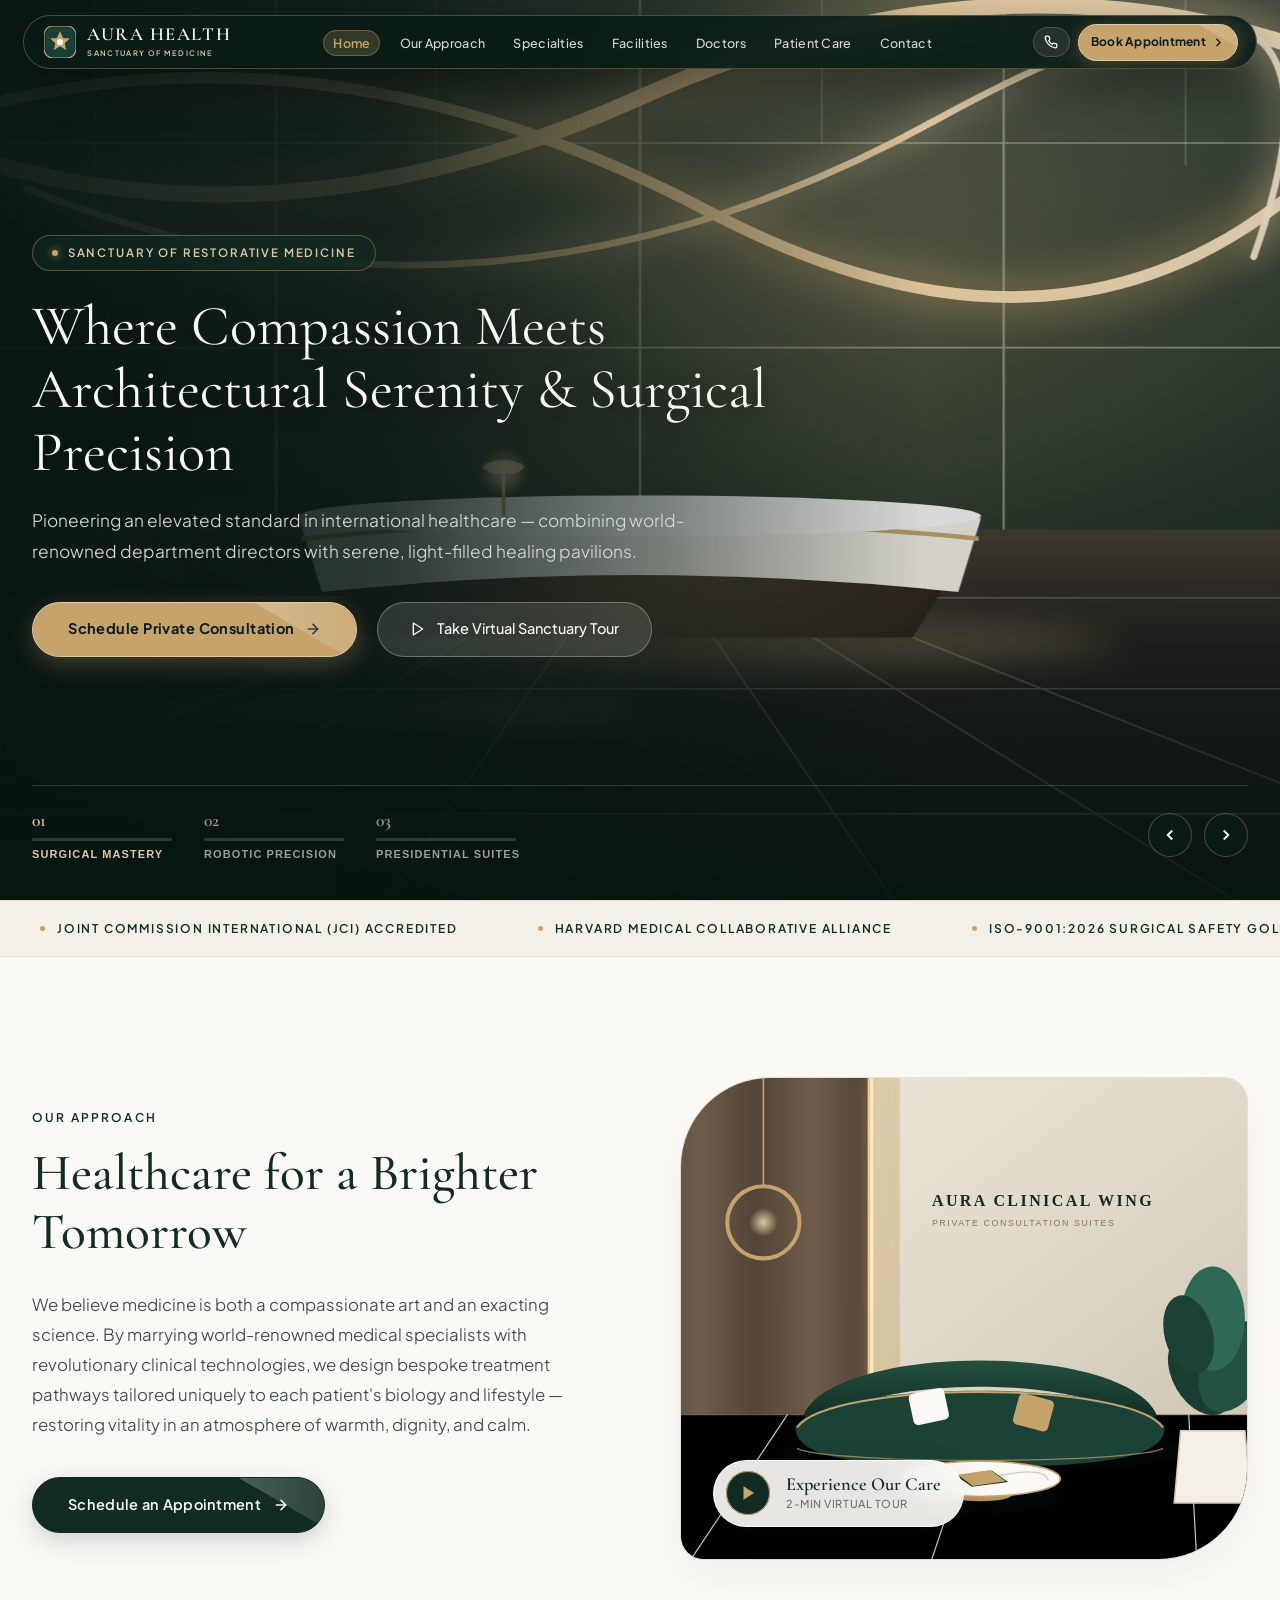
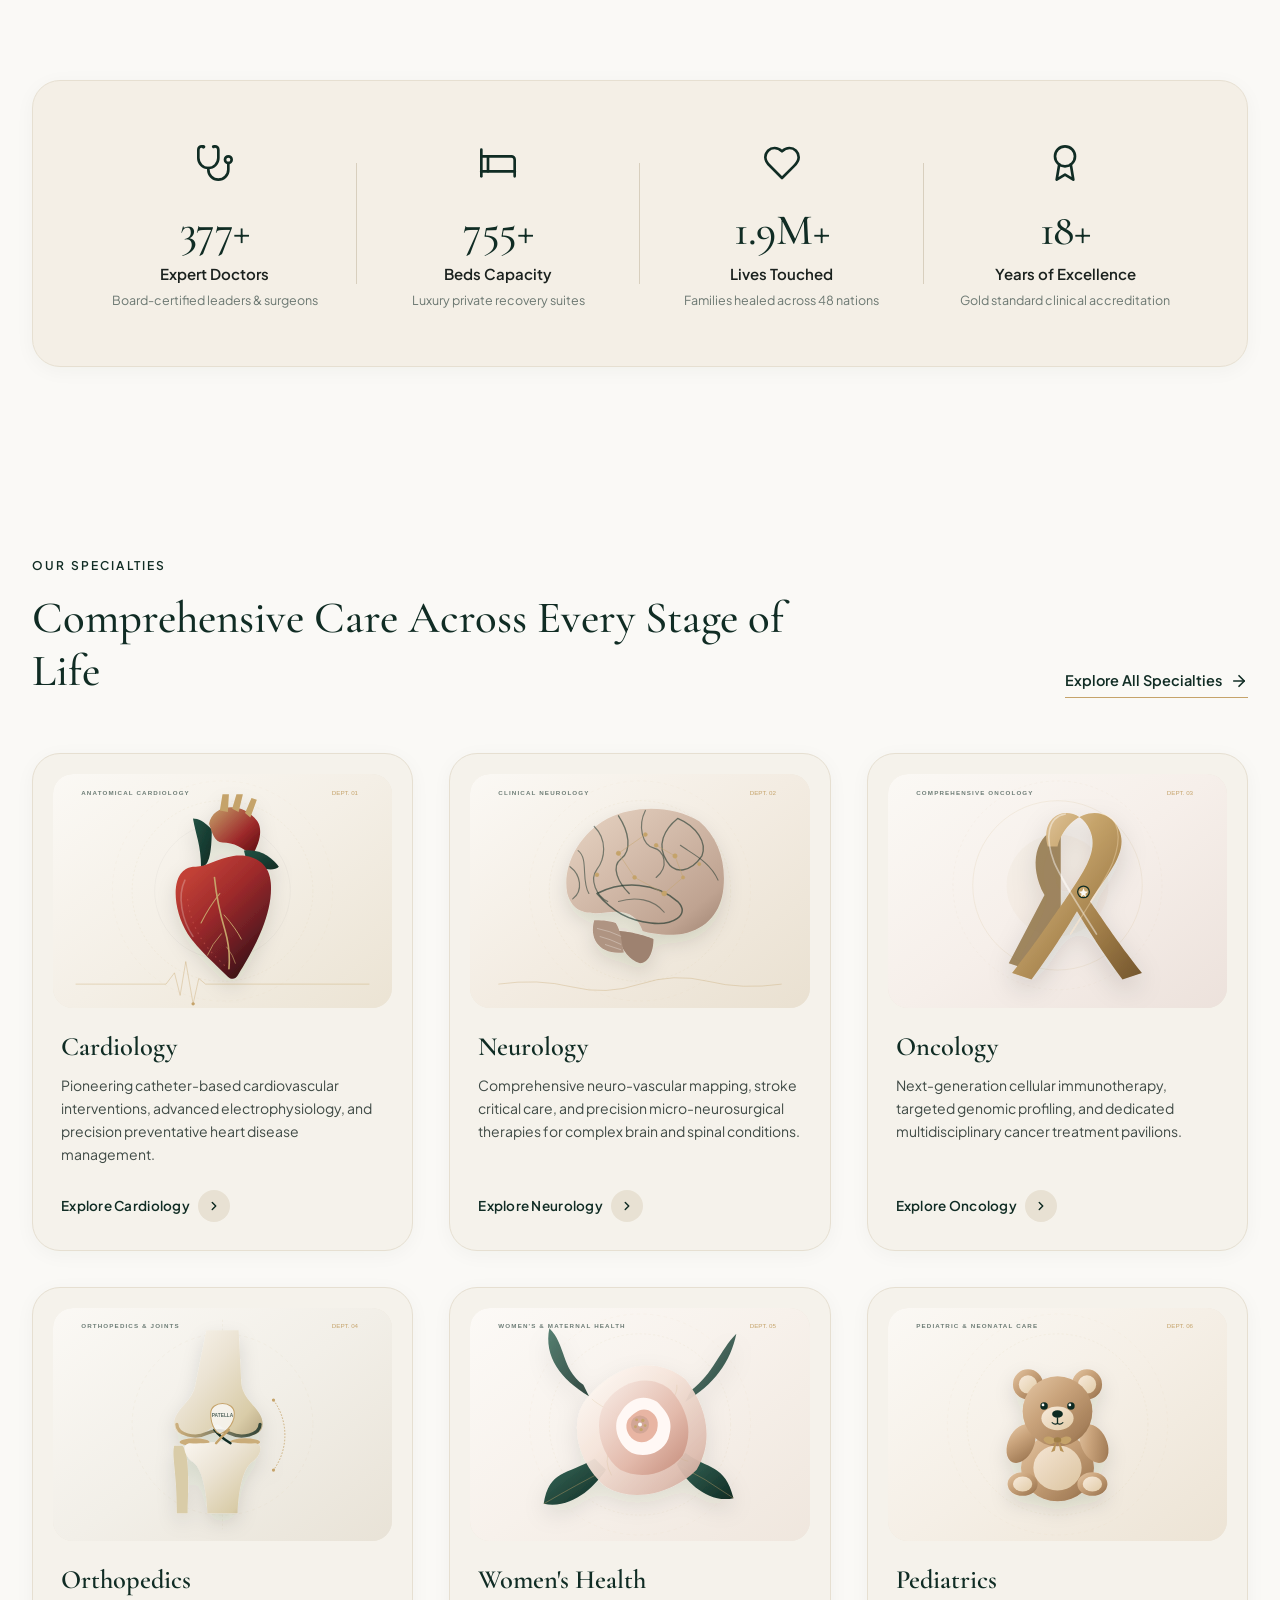
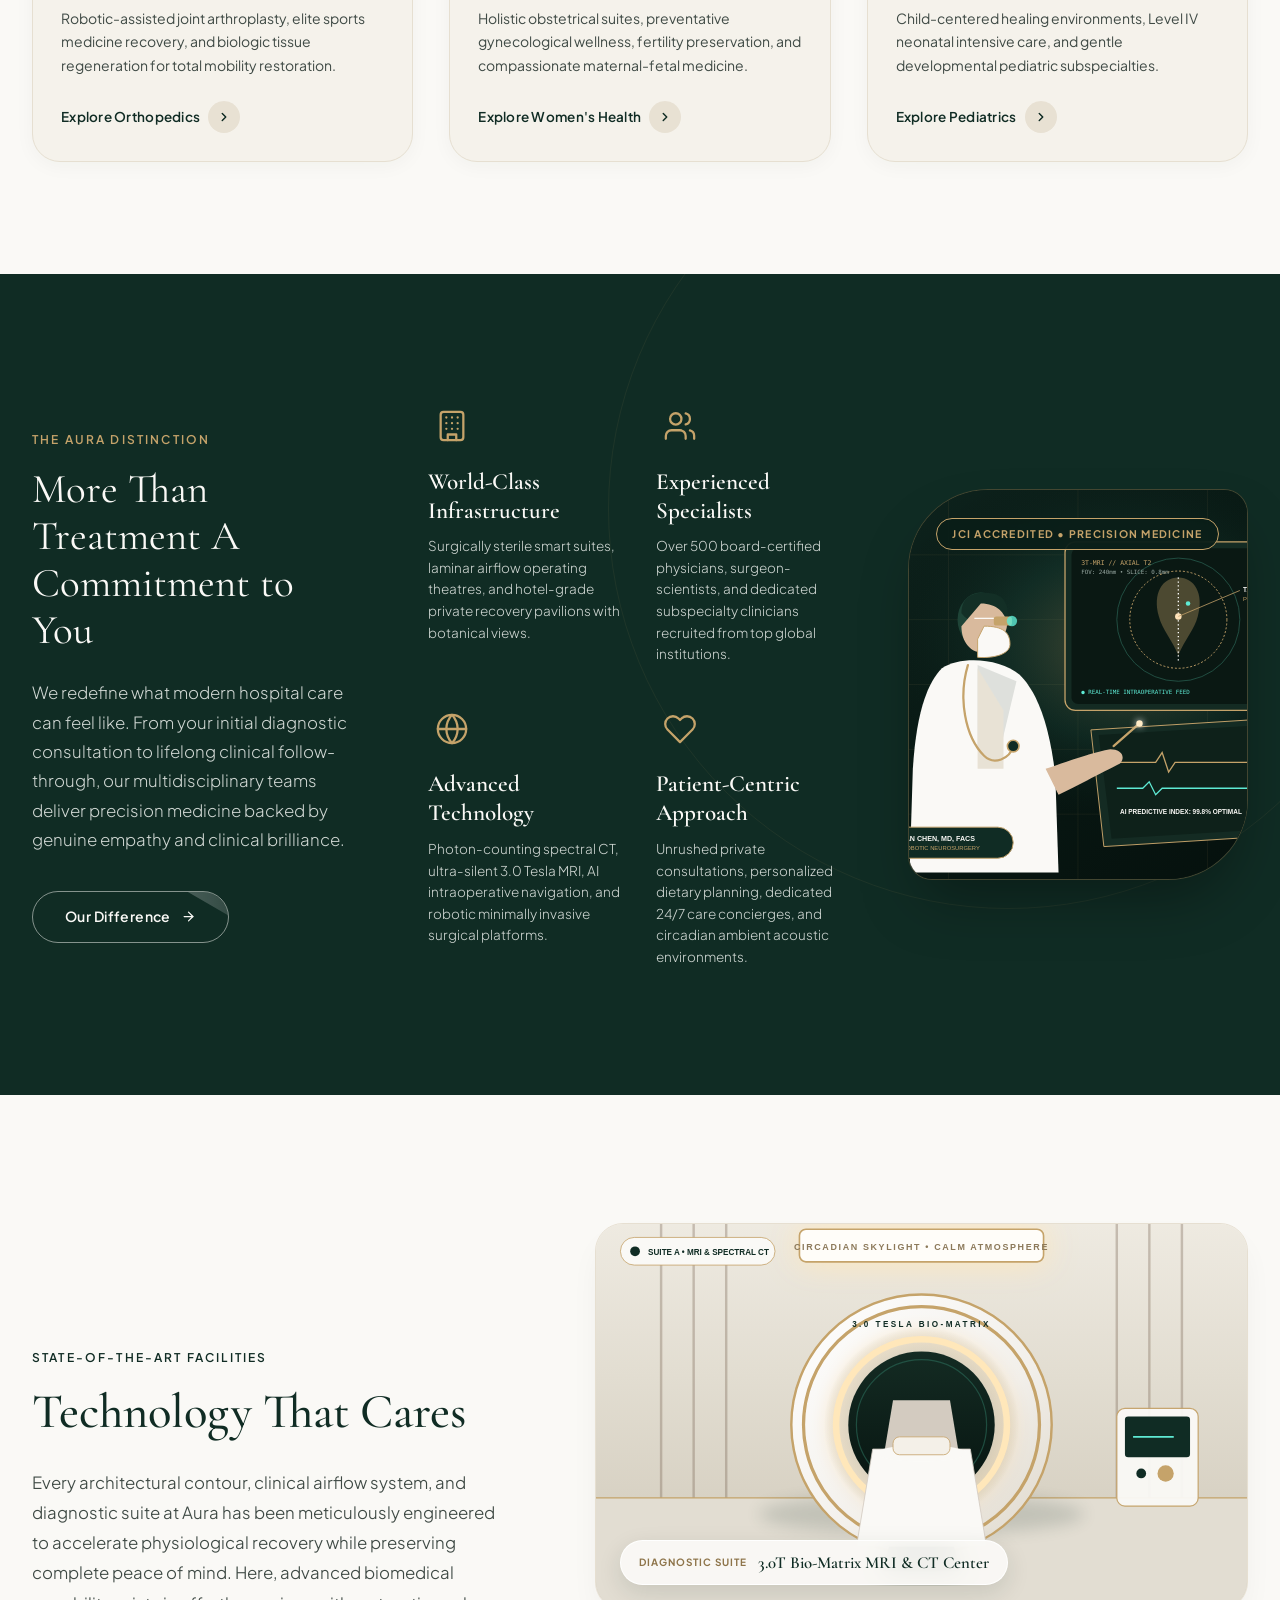
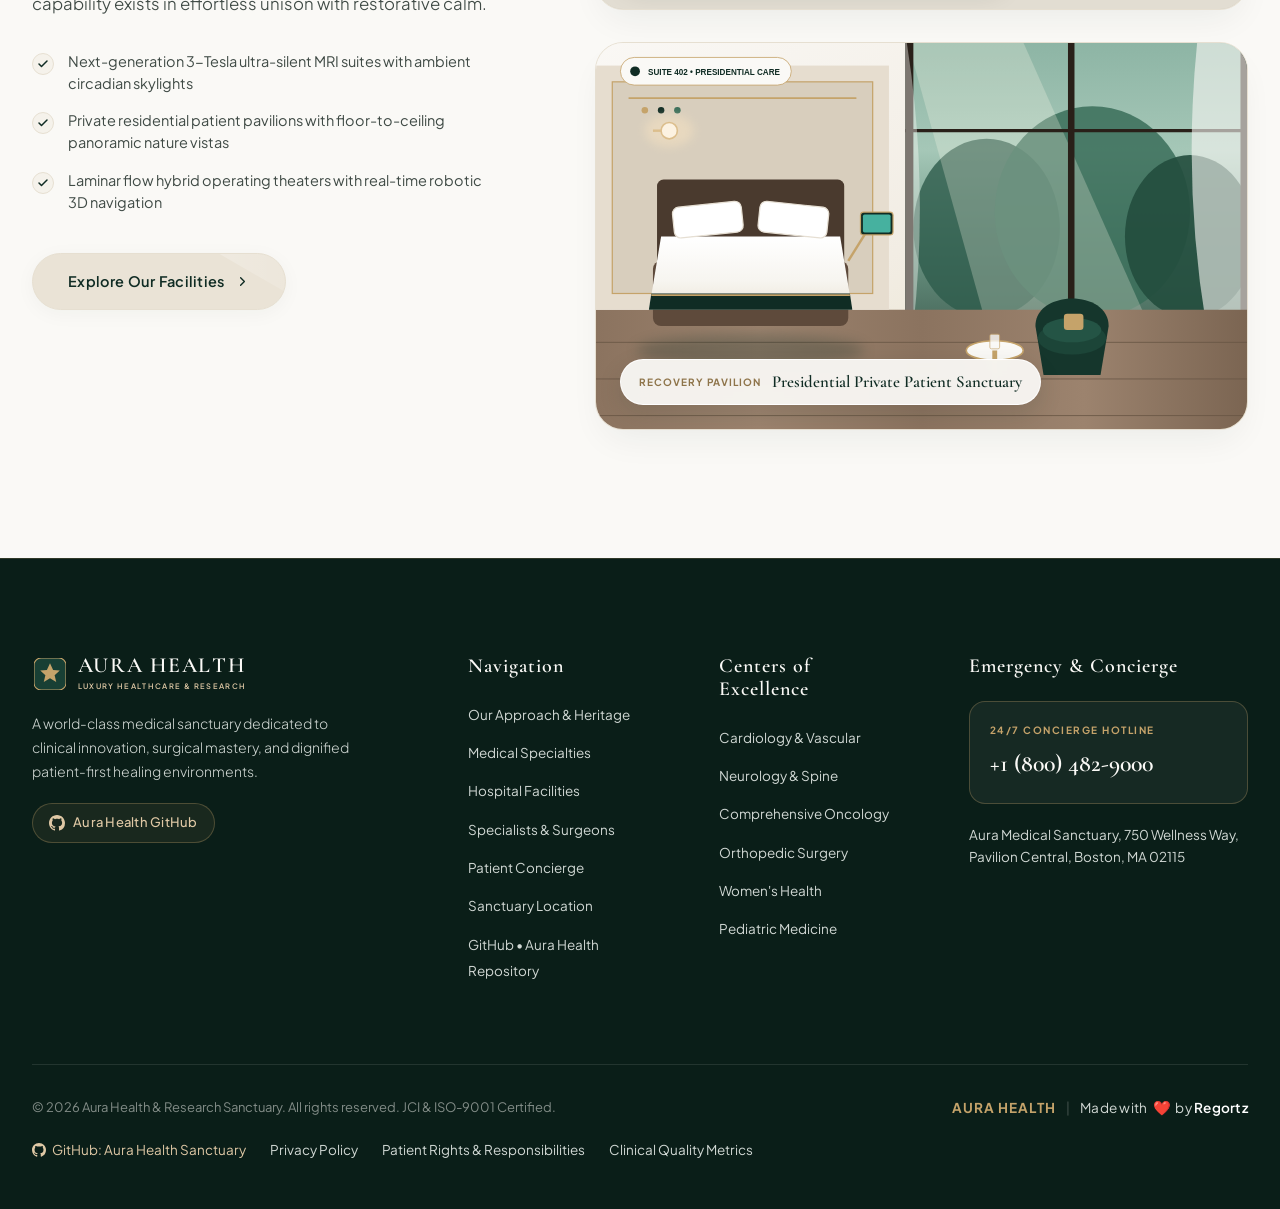
<file: index.html>
<!DOCTYPE html>
<html lang="en">
<head>
  <meta charset="UTF-8">
  <meta name="viewport" content="width=device-width, initial-scale=1.0">
  <title>AURA Health &amp; Research Sanctuary | Premium Healthcare</title>
  <meta name="description" content="An ultra-luxury medical sanctuary combining world-renowned specialists, compassionate care, and state-of-the-art diagnostic and surgical technologies.">
  <link rel="stylesheet" href="css/animations.css">
  <link rel="stylesheet" href="css/styles.css">
  <link rel="icon" type="image/svg+xml" href="data:image/svg+xml,%3Csvg xmlns='http://www.w3.org/2000/svg' viewBox='0 0 40 40'%3E%3Crect width='40' height='40' rx='10' fill='%23102C24'/%3E%3Cpath d='M20 8 L23 16 L31 16 L25 21 L27 29 L20 24 L13 29 L15 21 L9 16 L17 16 Z' fill='%23C5A36A'/%3E%3C/svg%3E">
</head>
<body class="page-fade-in">

    <!-- ========================================================================
       TOP NAVIGATION BAR — FLOATING LUXURY INSTRUMENT PANEL
       ======================================================================== -->
  <header class="site-header">
    <div class="container">
      <div class="header-container">
        
        <!-- Logo & Brand Crest -->
        <a href="index.html" class="brand-link" aria-label="Aura Healthcare Home">
          <div class="brand-crest">
            <svg width="36" height="36" viewBox="0 0 36 36" fill="none" xmlns="http://www.w3.org/2000/svg">
              <rect width="36" height="36" rx="10" fill="#183F34" stroke="#C5A36A" stroke-width="1.2"/>
              <path d="M18 6L21.5 13.5L29 14.2L23.2 19.3L25 27L18 22.8L11 27L12.8 19.3L7 14.2L14.5 13.5L18 6Z" fill="#C5A36A"/>
              <circle cx="18" cy="18" r="3.5" fill="#FAF9F6"/>
            </svg>
          </div>
          <div class="brand-text">
            <span class="brand-title">AURA HEALTH</span>
            <span class="brand-sub">SANCTUARY OF MEDICINE</span>
          </div>
        </a>

        <!-- Desktop Navigation Menu -->
        <nav aria-label="Main Navigation">
          <ul class="nav-menu">
            <li><a href="index.html" class="nav-link active">Home</a></li>
            <li><a href="about.html" class="nav-link">Our Approach</a></li>
            <li><a href="specialties.html" class="nav-link">Specialties</a></li>
            <li><a href="facilities.html" class="nav-link">Facilities</a></li>
            <li><a href="doctors.html" class="nav-link">Doctors</a></li>
            <li><a href="patient-care.html" class="nav-link">Patient Care</a></li>
            <li><a href="contact.html" class="nav-link">Contact</a></li>
          </ul>
        </nav>

        <!-- Action Buttons & Mobile Hamburger -->
        <div class="nav-actions">
          <a href="tel:+18004829000" class="nav-phone-pill" title="24/7 Dedicated Concierge Care Line">
            <svg width="14" height="14" viewBox="0 0 24 24" fill="none" stroke="currentColor" stroke-width="2.2" stroke-linecap="round" stroke-linejoin="round">
              <path d="M22 16.92v3a2 2 0 0 1-2.18 2 19.79 19.79 0 0 1-8.63-3.07 19.5 19.5 0 0 1-6-6 19.79 19.79 0 0 1-3.07-8.67A2 2 0 0 1 4.11 2h3a2 2 0 0 1 2 1.72 12.84 12.84 0 0 0 .7 2.81 2 2 0 0 1-.45 2.11L8.09 9.91a16 16 0 0 0 6 6l1.27-1.27a2 2 0 0 1 2.11-.45 12.84 12.84 0 0 0 2.81.7A2 2 0 0 1 22 16.92z"></path>
            </svg>
            <span class="phone-text">(800) 482-9000</span>
          </a>

          <a href="#appointment" class="nav-cta-btn btn-hover-shine" data-open-modal="appointment">
            <span class="cta-text-full">Book Appointment</span>
            <span class="cta-text-short">Book</span>
            <svg width="13" height="13" viewBox="0 0 24 24" fill="none" stroke="currentColor" stroke-width="2.5" stroke-linecap="round" stroke-linejoin="round">
              <polyline points="9 18 15 12 9 6"></polyline>
            </svg>
          </a>

          <!-- Mobile Menu Hamburger Button -->
          <button class="mobile-toggle" aria-label="Toggle navigation menu" id="mobile-menu-toggle">
            <svg width="22" height="22" viewBox="0 0 24 24" fill="none" stroke="currentColor" stroke-width="2.2" stroke-linecap="round" stroke-linejoin="round">
              <line x1="3" y1="12" x2="21" y2="12"></line>
              <line x1="3" y1="6" x2="21" y2="6"></line>
              <line x1="3" y1="18" x2="21" y2="18"></line>
            </svg>
          </button>
        </div>

      </div>
    </div>
  </header>

  <!-- ========================================================================
       LUXURY SLIDE-IN MOBILE NAVIGATION DRAWER
       ======================================================================== -->
  <div class="mobile-nav-backdrop" id="mobile-nav-backdrop" aria-hidden="true"></div>
  <aside class="mobile-nav-drawer" id="mobile-nav-drawer" aria-label="Mobile Navigation" aria-hidden="true">
    <div class="mobile-nav-header">
      <a href="index.html" class="brand-link">
        <div class="brand-crest">
          <svg width="32" height="32" viewBox="0 0 36 36" fill="none" xmlns="http://www.w3.org/2000/svg">
            <rect width="36" height="36" rx="10" fill="#183F34" stroke="#C5A36A" stroke-width="1.2"/>
            <path d="M18 6L21.5 13.5L29 14.2L23.2 19.3L25 27L18 22.8L11 27L12.8 19.3L7 14.2L14.5 13.5L18 6Z" fill="#C5A36A"/>
            <circle cx="18" cy="18" r="3.5" fill="#FAF9F6"/>
          </svg>
        </div>
        <div class="brand-text">
          <span class="brand-title" style="font-size: 1.15rem;">AURA HEALTH</span>
          <span class="brand-sub" style="font-size: 8px;">SANCTUARY OF MEDICINE</span>
        </div>
      </a>
      <button class="mobile-nav-close" id="mobile-nav-close" aria-label="Close menu">
        <svg width="20" height="20" viewBox="0 0 24 24" fill="none" stroke="currentColor" stroke-width="2.5" stroke-linecap="round" stroke-linejoin="round">
          <line x1="18" y1="6" x2="6" y2="18"></line>
          <line x1="6" y1="6" x2="18" y2="18"></line>
        </svg>
      </button>
    </div>

    <div class="mobile-nav-body">
      <nav class="mobile-nav-links">
        <a href="index.html" class="mobile-nav-item active">
          <span>Home</span>
          <svg width="14" height="14" viewBox="0 0 24 24" fill="none" stroke="currentColor" stroke-width="2.2" stroke-linecap="round" stroke-linejoin="round"><polyline points="9 18 15 12 9 6"></polyline></svg>
        </a>
        <a href="about.html" class="mobile-nav-item">
          <span>Our Approach</span>
          <svg width="14" height="14" viewBox="0 0 24 24" fill="none" stroke="currentColor" stroke-width="2.2" stroke-linecap="round" stroke-linejoin="round"><polyline points="9 18 15 12 9 6"></polyline></svg>
        </a>
        <a href="specialties.html" class="mobile-nav-item">
          <span>Specialties</span>
          <svg width="14" height="14" viewBox="0 0 24 24" fill="none" stroke="currentColor" stroke-width="2.2" stroke-linecap="round" stroke-linejoin="round"><polyline points="9 18 15 12 9 6"></polyline></svg>
        </a>
        <a href="facilities.html" class="mobile-nav-item">
          <span>Facilities</span>
          <svg width="14" height="14" viewBox="0 0 24 24" fill="none" stroke="currentColor" stroke-width="2.2" stroke-linecap="round" stroke-linejoin="round"><polyline points="9 18 15 12 9 6"></polyline></svg>
        </a>
        <a href="doctors.html" class="mobile-nav-item">
          <span>Doctors</span>
          <svg width="14" height="14" viewBox="0 0 24 24" fill="none" stroke="currentColor" stroke-width="2.2" stroke-linecap="round" stroke-linejoin="round"><polyline points="9 18 15 12 9 6"></polyline></svg>
        </a>
        <a href="patient-care.html" class="mobile-nav-item">
          <span>Patient Care</span>
          <svg width="14" height="14" viewBox="0 0 24 24" fill="none" stroke="currentColor" stroke-width="2.2" stroke-linecap="round" stroke-linejoin="round"><polyline points="9 18 15 12 9 6"></polyline></svg>
        </a>
        <a href="contact.html" class="mobile-nav-item">
          <span>Contact</span>
          <svg width="14" height="14" viewBox="0 0 24 24" fill="none" stroke="currentColor" stroke-width="2.2" stroke-linecap="round" stroke-linejoin="round"><polyline points="9 18 15 12 9 6"></polyline></svg>
        </a>
      </nav>

      <div class="mobile-nav-footer">
        <a href="tel:+18004829000" class="mobile-nav-phone">
          <svg width="18" height="18" viewBox="0 0 24 24" fill="none" stroke="currentColor" stroke-width="2.2" stroke-linecap="round" stroke-linejoin="round">
            <path d="M22 16.92v3a2 2 0 0 1-2.18 2 19.79 19.79 0 0 1-8.63-3.07 19.5 19.5 0 0 1-6-6 19.79 19.79 0 0 1-3.07-8.67A2 2 0 0 1 4.11 2h3a2 2 0 0 1 2 1.72 12.84 12.84 0 0 0 .7 2.81 2 2 0 0 1-.45 2.11L8.09 9.91a16 16 0 0 0 6 6l1.27-1.27a2 2 0 0 1 2.11-.45 12.84 12.84 0 0 0 2.81.7A2 2 0 0 1 22 16.92z"></path>
          </svg>
          <div>
            <div style="font-size: 10px; color: var(--gold-light); text-transform: uppercase; letter-spacing: 0.1em; font-weight: 600;">24/7 Concierge Hotline</div>
            <div style="font-size: 14.5px; font-weight: 700; color: #FAF9F6;">(800) 482-9000</div>
          </div>
        </a>

        <a href="#appointment" class="mobile-nav-cta btn-forest-pill btn-hover-shine" data-open-modal="appointment">
          <span>Schedule Consultation</span>
          <svg width="14" height="14" viewBox="0 0 24 24" fill="none" stroke="currentColor" stroke-width="2.5" stroke-linecap="round" stroke-linejoin="round">
            <polyline points="9 18 15 12 9 6"></polyline>
          </svg>
        </a>
      </div>
    </div>
  </aside>

  <!-- ========================================================================
       SECTION 1 — FULL-WIDTH HERO WITH 3 AUTO-SLIDES & SLOW ZOOM-IN EFFECT
       Text aligned to LEFT MIDDLE SIDE
       ======================================================================== -->
  <section class="hero-section" id="hero">
    
    <!-- Hero Carousel Container -->
    <div class="hero-carousel">
      
      <!-- SLIDE 1: Architectural Sanctuary & Surgical Mastery -->
      <div class="hero-slide active" data-slide="0">
        <div class="hero-slide-bg">
          <img 
            src="https://images.unsplash.com/photo-1519494026892-80bbd2d6fd0d?auto=format&fit=crop&w=2400&q=85" 
            onerror="this.onerror=null; this.src='assets/lobby-hero.svg'" 
            alt="Panoramic ultra-premium hospital lobby featuring double-height ceiling and sculptural lighting" 
            class="hero-zoom-img"
          >
        </div>
        <div class="hero-scrim-left"></div>
        <div class="hero-scrim-bottom"></div>
        <div class="container hero-slide-container">
          <div class="hero-content-left">
            <div class="hero-badge pulse-badge">
              <span class="hero-badge-dot"></span>
              <span>SANCTUARY OF RESTORATIVE MEDICINE</span>
            </div>
            
            <h1 class="hero-title">
              Where Compassion Meets Architectural Serenity &amp; Surgical Precision
            </h1>

            <p class="hero-subtitle">
              Pioneering an elevated standard in international healthcare — combining world-renowned department directors with serene, light-filled healing pavilions.
            </p>

            <div class="hero-actions">
              <a href="#appointment" class="hero-btn-primary btn-hover-shine" data-open-modal="appointment">
                <span>Schedule Private Consultation</span>
                <svg width="16" height="16" viewBox="0 0 24 24" fill="none" stroke="currentColor" stroke-width="2.5" stroke-linecap="round" stroke-linejoin="round">
                  <line x1="5" y1="12" x2="19" y2="12"></line>
                  <polyline points="12 5 19 12 12 19"></polyline>
                </svg>
              </a>

              <a href="#video-modal" class="hero-btn-secondary" data-open-modal="video">
                <svg width="16" height="16" viewBox="0 0 24 24" fill="none" stroke="currentColor" stroke-width="2" stroke-linecap="round" stroke-linejoin="round">
                  <polygon points="5 3 19 12 5 21 5 3"></polygon>
                </svg>
                <span>Take Virtual Sanctuary Tour</span>
              </a>
            </div>
          </div>
        </div>
      </div>

      <!-- SLIDE 2: Advanced Robotic Navigation & Sub-Millimeter Diagnostics -->
      <div class="hero-slide" data-slide="1">
        <div class="hero-slide-bg">
          <img 
            src="https://images.unsplash.com/photo-1581595220892-b0739db3ba8c?auto=format&fit=crop&w=2400&q=85" 
            onerror="this.onerror=null; this.src='assets/doctor-tech.svg'" 
            alt="Advanced Robotic Surgical Suite and Diagnostic Imaging" 
            class="hero-zoom-img"
          >
        </div>
        <div class="hero-scrim-left"></div>
        <div class="hero-scrim-bottom"></div>
        <div class="container hero-slide-container">
          <div class="hero-content-left">
            <div class="hero-badge pulse-badge">
              <span class="hero-badge-dot"></span>
              <span>STATE-OF-THE-ART CLINICAL MASTERY</span>
            </div>
            
            <h1 class="hero-title">
              Sub-Millimeter Accuracy Powered by Robotic Navigation
            </h1>

            <p class="hero-subtitle">
              Our hybrid surgical suites unite AI-guided robotics, 3.0 Tesla intraoperative imaging, and Harvard-trained surgical leaders for zero-compromise clinical outcomes.
            </p>

            <div class="hero-actions">
              <a href="facilities.html" class="hero-btn-primary btn-hover-shine">
                <span>Explore Robotic Surgery</span>
                <svg width="16" height="16" viewBox="0 0 24 24" fill="none" stroke="currentColor" stroke-width="2.5" stroke-linecap="round" stroke-linejoin="round">
                  <line x1="5" y1="12" x2="19" y2="12"></line>
                  <polyline points="12 5 19 12 12 19"></polyline>
                </svg>
              </a>

              <a href="doctors.html" class="hero-btn-secondary">
                <svg width="16" height="16" viewBox="0 0 24 24" fill="none" stroke="currentColor" stroke-width="2" stroke-linecap="round" stroke-linejoin="round">
                  <path d="M16 21v-2a4 4 0 0 0-4-4H6a4 4 0 0 0-4 4v2"></path>
                  <circle cx="9" cy="7" r="4"></circle>
                </svg>
                <span>Meet Department Chairs</span>
              </a>
            </div>
          </div>
        </div>
      </div>

      <!-- SLIDE 3: Presidential Healing & Global Concierge -->
      <div class="hero-slide" data-slide="2">
        <div class="hero-slide-bg">
          <img 
            src="https://images.unsplash.com/photo-1586773860418-d37222d8fce3?auto=format&fit=crop&w=2400&q=85" 
            onerror="this.onerror=null; this.src='assets/patient-suite.svg'" 
            alt="Presidential Patient Recovery Suite with floor-to-ceiling windows" 
            class="hero-zoom-img"
          >
        </div>
        <div class="hero-scrim-left"></div>
        <div class="hero-scrim-bottom"></div>
        <div class="container hero-slide-container">
          <div class="hero-content-left">
            <div class="hero-badge pulse-badge">
              <span class="hero-badge-dot"></span>
              <span>FIVE-STAR RESTORATIVE CARE</span>
            </div>
            
            <h1 class="hero-title">
              Presidential Recovery Suites with Botanical Terraces
            </h1>

            <p class="hero-subtitle">
              Engineered with acoustic silence, floor-to-ceiling nature views, Michelin-grade clinical dining, and personalized 24/7 care concierges for total comfort.
            </p>

            <div class="hero-actions">
              <a href="patient-care.html" class="hero-btn-primary btn-hover-shine">
                <span>Explore Recovery Suites</span>
                <svg width="16" height="16" viewBox="0 0 24 24" fill="none" stroke="currentColor" stroke-width="2.5" stroke-linecap="round" stroke-linejoin="round">
                  <line x1="5" y1="12" x2="19" y2="12"></line>
                  <polyline points="12 5 19 12 12 19"></polyline>
                </svg>
              </a>

              <a href="#appointment" class="hero-btn-secondary" data-open-modal="appointment">
                <svg width="16" height="16" viewBox="0 0 24 24" fill="none" stroke="currentColor" stroke-width="2" stroke-linecap="round" stroke-linejoin="round">
                  <rect x="3" y="4" width="18" height="18" rx="2" ry="2"></rect>
                  <line x1="16" y1="2" x2="16" y2="6"></line>
                  <line x1="8" y1="2" x2="8" y2="6"></line>
                  <line x1="3" y1="10" x2="21" y2="10"></line>
                </svg>
                <span>Schedule Private Intake</span>
              </a>
            </div>
          </div>
        </div>
      </div>

    </div>

    <!-- Carousel Navigation Controls (Left-Middle aligned) -->
    <div class="container hero-controls-container">
      <div class="hero-carousel-controls">
        
        <!-- Slide Indicator Bars with Progress Fill -->
        <div class="hero-indicators">
          <button class="hero-indicator-btn active" data-slide-target="0" aria-label="Go to slide 1">
            <span class="indicator-num">01</span>
            <span class="indicator-bar"><span class="indicator-progress"></span></span>
            <span class="indicator-label">Surgical Mastery</span>
          </button>
          <button class="hero-indicator-btn" data-slide-target="1" aria-label="Go to slide 2">
            <span class="indicator-num">02</span>
            <span class="indicator-bar"><span class="indicator-progress"></span></span>
            <span class="indicator-label">Robotic Precision</span>
          </button>
          <button class="hero-indicator-btn" data-slide-target="2" aria-label="Go to slide 3">
            <span class="indicator-num">03</span>
            <span class="indicator-bar"><span class="indicator-progress"></span></span>
            <span class="indicator-label">Presidential Suites</span>
          </button>
        </div>

        <!-- Arrow Controls -->
        <div class="hero-arrow-btns">
          <button class="hero-arrow-btn hero-prev-btn" aria-label="Previous slide">
            <svg width="18" height="18" viewBox="0 0 24 24" fill="none" stroke="currentColor" stroke-width="2.5">
              <polyline points="15 18 9 12 15 6"></polyline>
            </svg>
          </button>
          <button class="hero-arrow-btn hero-next-btn" aria-label="Next slide">
            <svg width="18" height="18" viewBox="0 0 24 24" fill="none" stroke="currentColor" stroke-width="2.5">
              <polyline points="9 18 15 12 9 6"></polyline>
            </svg>
          </button>
        </div>

      </div>
    </div>

  </section>

  <!-- ========================================================================
       PREMIUM ACCREDITATION TICKER RIBBON
       ======================================================================== -->
  <div class="ticker-wrap" aria-label="Accreditations and Affiliations">
    <div class="ticker-track">
      <div class="ticker-item"><span class="ticker-dot"></span> JOINT COMMISSION INTERNATIONAL (JCI) ACCREDITED</div>
      <div class="ticker-item"><span class="ticker-dot"></span> HARVARD MEDICAL COLLABORATIVE ALLIANCE</div>
      <div class="ticker-item"><span class="ticker-dot"></span> ISO-9001:2026 SURGICAL SAFETY GOLD STANDARD</div>
      <div class="ticker-item"><span class="ticker-dot"></span> TOP 10 GLOBAL EXECUTIVE HEALTH SANCTUARIES</div>
      <div class="ticker-item"><span class="ticker-dot"></span> MAGNET RECOGNITION FOR NURSING EXCELLENCE</div>
      <div class="ticker-item"><span class="ticker-dot"></span> LEAPFROG HOSPITAL SAFETY GRADE A</div>
      <!-- Duplicate track for seamless infinite scroll -->
      <div class="ticker-item"><span class="ticker-dot"></span> JOINT COMMISSION INTERNATIONAL (JCI) ACCREDITED</div>
      <div class="ticker-item"><span class="ticker-dot"></span> HARVARD MEDICAL COLLABORATIVE ALLIANCE</div>
      <div class="ticker-item"><span class="ticker-dot"></span> ISO-9001:2026 SURGICAL SAFETY GOLD STANDARD</div>
      <div class="ticker-item"><span class="ticker-dot"></span> TOP 10 GLOBAL EXECUTIVE HEALTH SANCTUARIES</div>
      <div class="ticker-item"><span class="ticker-dot"></span> MAGNET RECOGNITION FOR NURSING EXCELLENCE</div>
      <div class="ticker-item"><span class="ticker-dot"></span> LEAPFROG HOSPITAL SAFETY GRADE A</div>
    </div>
  </div>

  <!-- ========================================================================
       SECTION 2 — EDITORIAL SPLIT LAYOUT
       ======================================================================== -->
  <section class="section-approach" id="approach">
    <div class="container">
      <div class="approach-grid">
        
        <!-- LEFT COLUMN: Editorial Content -->
        <div class="approach-content reveal-left">
          <span class="eyebrow">OUR APPROACH</span>
          
          <h2 class="approach-title">
            Healthcare for a Brighter Tomorrow
          </h2>

          <p class="approach-p">
            We believe medicine is both a compassionate art and an exacting science. By marrying world-renowned medical specialists with revolutionary clinical technologies, we design bespoke treatment pathways tailored uniquely to each patient's biology and lifestyle — restoring vitality in an atmosphere of warmth, dignity, and calm.
          </p>

          <a href="#appointment" class="btn-forest-pill btn-hover-shine" data-open-modal="appointment">
            <span>Schedule an Appointment</span>
            <svg width="16" height="16" viewBox="0 0 24 24" fill="none" stroke="currentColor" stroke-width="2.2" stroke-linecap="round" stroke-linejoin="round">
              <line x1="5" y1="12" x2="19" y2="12"></line>
              <polyline points="12 5 19 12 12 19"></polyline>
            </svg>
          </a>
        </div>

        <!-- RIGHT COLUMN: Asymmetrical Photo & Interactive Video Badge -->
        <div class="approach-media-wrap reveal-right">
          <div class="approach-asym-container">
            <img 
              src="https://images.unsplash.com/photo-1519494026892-80bbd2d6fd0d?auto=format&fit=crop&w=1200&q=85" 
              onerror="this.onerror=null; this.src='assets/approach-interior.svg'" 
              alt="Hospital interior photograph with warm ambient lighting and luxury waiting lounge" 
              class="approach-asym-img"
            >

            <!-- Circular Play Button Overlay: "Experience Our Care" -->
            <div class="video-overlay-pill float-element" data-open-modal="video" role="button" tabindex="0" aria-label="Play virtual walkthrough: Experience Our Care">
              <div class="play-circle">
                <svg width="18" height="18" viewBox="0 0 24 24" fill="currentColor">
                  <polygon points="6 3 20 12 6 21 6 3"></polygon>
                </svg>
              </div>
              <div class="play-meta">
                <span class="play-title">Experience Our Care</span>
                <span class="play-sub">2-MIN VIRTUAL TOUR</span>
              </div>
            </div>
          </div>
        </div>

      </div>
    </div>
  </section>

  <!-- ========================================================================
       SECTION 3 — HOSPITAL STATISTICS
       ======================================================================== -->
  <section class="section-stats" id="statistics">
    <div class="container">
      <div class="stats-panel reveal-scale">
        
        <!-- Column 1: 500+ Expert Doctors -->
        <div class="stat-col">
          <div class="stat-icon-wrap" aria-hidden="true">
            <svg width="40" height="40" viewBox="0 0 24 24" fill="none" stroke="currentColor" stroke-width="1.6" stroke-linecap="round" stroke-linejoin="round">
              <path d="M4.8 2.3A.3.3 0 1 0 5 2H4a2 2 0 0 0-2 2v5a6 6 0 0 0 6 6v0a6 6 0 0 0 6-6V4a2 2 0 0 0-2-2h-1a.2.2 0 1 0 .3.3"></path>
              <path d="M8 15v1a6 6 0 0 0 6 6v0a6 6 0 0 0 6-6v-4"></path>
              <circle cx="20" cy="10" r="2"></circle>
            </svg>
          </div>
          <div class="stat-number" data-stat="doctors">500+</div>
          <div class="stat-label">Expert Doctors</div>
          <div class="stat-subtext">Board-certified leaders &amp; surgeons</div>
        </div>

        <!-- Column 2: 1000+ Beds Capacity -->
        <div class="stat-col">
          <div class="stat-icon-wrap" aria-hidden="true">
            <svg width="40" height="40" viewBox="0 0 24 24" fill="none" stroke="currentColor" stroke-width="1.6" stroke-linecap="round" stroke-linejoin="round">
              <path d="M2 4v16"></path>
              <path d="M2 8h18a2 2 0 0 1 2 2v10"></path>
              <path d="M2 17h20"></path>
              <path d="M6 8v9"></path>
            </svg>
          </div>
          <div class="stat-number" data-stat="beds">1000+</div>
          <div class="stat-label">Beds Capacity</div>
          <div class="stat-subtext">Luxury private recovery suites</div>
        </div>

        <!-- Column 3: 2M+ Lives Touched -->
        <div class="stat-col">
          <div class="stat-icon-wrap" aria-hidden="true">
            <svg width="40" height="40" viewBox="0 0 24 24" fill="none" stroke="currentColor" stroke-width="1.6" stroke-linecap="round" stroke-linejoin="round">
              <path d="M19 14c1.49-1.46 3-3.21 3-5.5A5.5 5.5 0 0 0 16.5 3c-1.76 0-3 .5-4.5 2-1.5-1.5-2.74-2-4.5-2A5.5 5.5 0 0 0 2 8.5c0 2.3 1.5 4.05 3 5.5l7 7Z"></path>
            </svg>
          </div>
          <div class="stat-number" data-stat="lives">2M+</div>
          <div class="stat-label">Lives Touched</div>
          <div class="stat-subtext">Families healed across 48 nations</div>
        </div>

        <!-- Column 4: 25+ Years of Excellence -->
        <div class="stat-col">
          <div class="stat-icon-wrap" aria-hidden="true">
            <svg width="40" height="40" viewBox="0 0 24 24" fill="none" stroke="currentColor" stroke-width="1.6" stroke-linecap="round" stroke-linejoin="round">
              <circle cx="12" cy="8" r="6"></circle>
              <path d="M15.477 12.89 17 22l-5-3-5 3 1.523-9.11"></path>
            </svg>
          </div>
          <div class="stat-number" data-stat="years">25+</div>
          <div class="stat-label">Years of Excellence</div>
          <div class="stat-subtext">Gold standard clinical accreditation</div>
        </div>

      </div>
    </div>
  </section>

  <!-- ========================================================================
       SECTION 4 — MEDICAL SPECIALTIES
       ======================================================================== -->
  <section class="section-specialties" id="specialties">
    <div class="container">
      
      <!-- Section Header -->
      <div class="specialties-header reveal">
        <div class="specialties-header-left">
          <span class="eyebrow">OUR SPECIALTIES</span>
          <h2 class="specialties-title">
            Comprehensive Care Across Every Stage of Life
          </h2>
        </div>
        <div>
          <a href="specialties.html" class="specialties-explore-link">
            <span>Explore All Specialties</span>
            <svg width="18" height="18" viewBox="0 0 24 24" fill="none" stroke="currentColor" stroke-width="2.2" stroke-linecap="round" stroke-linejoin="round">
              <line x1="5" y1="12" x2="19" y2="12"></line>
              <polyline points="12 5 19 12 12 19"></polyline>
            </svg>
          </a>
        </div>
      </div>

      <!-- Specialties 6-Card Grid with Staggered Reveal -->
      <div class="specialties-grid stagger-parent">
        
        <!-- CARD 1: Cardiology — realistic anatomical heart image -->
        <article class="specialty-card">
          <div class="specialty-img-wrap">
            <img 
              src="https://images.unsplash.com/photo-1530026405186-ed1f139313f8?auto=format&fit=crop&w=800&q=85" 
              onerror="this.onerror=null; this.src='assets/cardiology.svg'" 
              alt="Cardiology — realistic anatomical heart image with coronary arteries" 
              class="specialty-img"
              loading="lazy"
            >
          </div>
          <div class="specialty-body">
            <h3 class="specialty-title">Cardiology</h3>
            <p class="specialty-desc">
              Pioneering catheter-based cardiovascular interventions, advanced electrophysiology, and precision preventative heart disease management.
            </p>
            <a href="specialties.html#cardiology" class="specialty-link" aria-label="Learn more about Cardiology">
              <span>Explore Cardiology</span>
              <div class="specialty-arrow-circle">
                <svg width="14" height="14" viewBox="0 0 24 24" fill="none" stroke="currentColor" stroke-width="2.5" stroke-linecap="round" stroke-linejoin="round">
                  <polyline points="9 18 15 12 9 6"></polyline>
                </svg>
              </div>
            </a>
          </div>
        </article>

        <!-- CARD 2: Neurology — realistic brain image -->
        <article class="specialty-card">
          <div class="specialty-img-wrap">
            <img 
              src="https://images.unsplash.com/photo-1559757148-5c350d0d3c56?auto=format&fit=crop&w=800&q=85" 
              onerror="this.onerror=null; this.src='assets/neurology.svg'" 
              alt="Neurology — realistic brain image with cerebral cortex" 
              class="specialty-img"
              loading="lazy"
            >
          </div>
          <div class="specialty-body">
            <h3 class="specialty-title">Neurology</h3>
            <p class="specialty-desc">
              Comprehensive neuro-vascular mapping, stroke critical care, and precision micro-neurosurgical therapies for complex brain and spinal conditions.
            </p>
            <a href="specialties.html#neurology" class="specialty-link" aria-label="Learn more about Neurology">
              <span>Explore Neurology</span>
              <div class="specialty-arrow-circle">
                <svg width="14" height="14" viewBox="0 0 24 24" fill="none" stroke="currentColor" stroke-width="2.5" stroke-linecap="round" stroke-linejoin="round">
                  <polyline points="9 18 15 12 9 6"></polyline>
                </svg>
              </div>
            </a>
          </div>
        </article>

        <!-- CARD 3: Oncology — elegant cancer awareness ribbon image -->
        <article class="specialty-card">
          <div class="specialty-img-wrap">
            <img 
              src="https://images.unsplash.com/photo-1584515979956-d9f6e5d09982?auto=format&fit=crop&w=800&q=85" 
              onerror="this.onerror=null; this.src='assets/oncology.svg'" 
              alt="Oncology — elegant cancer awareness ribbon image" 
              class="specialty-img"
              loading="lazy"
            >
          </div>
          <div class="specialty-body">
            <h3 class="specialty-title">Oncology</h3>
            <p class="specialty-desc">
              Next-generation cellular immunotherapy, targeted genomic profiling, and dedicated multidisciplinary cancer treatment pavilions.
            </p>
            <a href="specialties.html#oncology" class="specialty-link" aria-label="Learn more about Oncology">
              <span>Explore Oncology</span>
              <div class="specialty-arrow-circle">
                <svg width="14" height="14" viewBox="0 0 24 24" fill="none" stroke="currentColor" stroke-width="2.5" stroke-linecap="round" stroke-linejoin="round">
                  <polyline points="9 18 15 12 9 6"></polyline>
                </svg>
              </div>
            </a>
          </div>
        </article>

        <!-- CARD 4: Orthopedics — anatomical knee joint image -->
        <article class="specialty-card">
          <div class="specialty-img-wrap">
            <img 
              src="https://images.unsplash.com/photo-1576091160399-112ba8d25d1d?auto=format&fit=crop&w=800&q=85" 
              onerror="this.onerror=null; this.src='assets/orthopedics.svg'" 
              alt="Orthopedics — anatomical knee joint image with cartilage and patella" 
              class="specialty-img"
              loading="lazy"
            >
          </div>
          <div class="specialty-body">
            <h3 class="specialty-title">Orthopedics</h3>
            <p class="specialty-desc">
              Robotic-assisted joint arthroplasty, elite sports medicine recovery, and biologic tissue regeneration for total mobility restoration.
            </p>
            <a href="specialties.html#orthopedics" class="specialty-link" aria-label="Learn more about Orthopedics">
              <span>Explore Orthopedics</span>
              <div class="specialty-arrow-circle">
                <svg width="14" height="14" viewBox="0 0 24 24" fill="none" stroke="currentColor" stroke-width="2.5" stroke-linecap="round" stroke-linejoin="round">
                  <polyline points="9 18 15 12 9 6"></polyline>
                </svg>
              </div>
            </a>
          </div>
        </article>

        <!-- CARD 5: Women's Health — delicate floral image -->
        <article class="specialty-card">
          <div class="specialty-img-wrap">
            <img 
              src="https://images.unsplash.com/photo-1490750967868-88aa4486c946?auto=format&fit=crop&w=800&q=85" 
              onerror="this.onerror=null; this.src='assets/womens-health.svg'" 
              alt="Women's Health — delicate floral image with soft champagne petals" 
              class="specialty-img"
              loading="lazy"
            >
          </div>
          <div class="specialty-body">
            <h3 class="specialty-title">Women's Health</h3>
            <p class="specialty-desc">
              Holistic obstetrical suites, preventative gynecological wellness, fertility preservation, and compassionate maternal-fetal medicine.
            </p>
            <a href="specialties.html#womens-health" class="specialty-link" aria-label="Learn more about Women's Health">
              <span>Explore Women's Health</span>
              <div class="specialty-arrow-circle">
                <svg width="14" height="14" viewBox="0 0 24 24" fill="none" stroke="currentColor" stroke-width="2.5" stroke-linecap="round" stroke-linejoin="round">
                  <polyline points="9 18 15 12 9 6"></polyline>
                </svg>
              </div>
            </a>
          </div>
        </article>

        <!-- CARD 6: Pediatrics — soft teddy bear image -->
        <article class="specialty-card">
          <div class="specialty-img-wrap">
            <img 
              src="https://images.unsplash.com/photo-1558877385-81a1c7e67d72?auto=format&fit=crop&w=800&q=85" 
              onerror="this.onerror=null; this.src='assets/pediatrics.svg'" 
              alt="Pediatrics — soft teddy bear image representing gentle pediatric care" 
              class="specialty-img"
              loading="lazy"
            >
          </div>
          <div class="specialty-body">
            <h3 class="specialty-title">Pediatrics</h3>
            <p class="specialty-desc">
              Child-centered healing environments, Level IV neonatal intensive care, and gentle developmental pediatric subspecialties.
            </p>
            <a href="specialties.html#pediatrics" class="specialty-link" aria-label="Learn more about Pediatrics">
              <span>Explore Pediatrics</span>
              <div class="specialty-arrow-circle">
                <svg width="14" height="14" viewBox="0 0 24 24" fill="none" stroke="currentColor" stroke-width="2.5" stroke-linecap="round" stroke-linejoin="round">
                  <polyline points="9 18 15 12 9 6"></polyline>
                </svg>
              </div>
            </a>
          </div>
        </article>

      </div>
    </div>
  </section>

  <!-- ========================================================================
       SECTION 5 — DARK FOREST GREEN FEATURE SECTION
       ======================================================================== -->
  <section class="section-feature-dark" id="features">
    <div class="forest-bg-decor" aria-hidden="true"></div>

    <div class="container">
      <div class="feature-3col-grid">
        
        <!-- LEFT COLUMN: Ivory Heading, Narrative & Outlined CTA -->
        <div class="feature-left-col reveal-left">
          <span class="eyebrow eyebrow-gold">THE AURA DISTINCTION</span>
          
          <h2 class="feature-dark-title">
            More Than Treatment A Commitment to You
          </h2>

          <p class="feature-dark-p">
            We redefine what modern hospital care can feel like. From your initial diagnostic consultation to lifelong clinical follow-through, our multidisciplinary teams deliver precision medicine backed by genuine empathy and clinical brilliance.
          </p>

          <a href="about.html" class="btn-outline-ivory btn-hover-shine">
            <span>Our Difference</span>
            <svg width="15" height="15" viewBox="0 0 24 24" fill="none" stroke="currentColor" stroke-width="2" stroke-linecap="round" stroke-linejoin="round">
              <line x1="5" y1="12" x2="19" y2="12"></line>
              <polyline points="12 5 19 12 12 19"></polyline>
            </svg>
          </a>
        </div>

        <!-- MIDDLE COLUMN: 2x2 Feature Grid with Gold Line Icons -->
        <div class="feature-2x2-grid reveal">
          
          <!-- Feature 1: World-Class Infrastructure -->
          <div class="feature-item">
            <div class="feature-icon-box" aria-hidden="true">
              <svg width="34" height="34" viewBox="0 0 24 24" fill="none" stroke="currentColor" stroke-width="1.6" stroke-linecap="round" stroke-linejoin="round">
                <rect x="4" y="2" width="16" height="20" rx="2" ry="2"></rect>
                <path d="M9 22v-4h6v4"></path>
                <path d="M8 6h.01"></path>
                <path d="M16 6h.01"></path>
                <path d="M12 6h.01"></path>
                <path d="M12 10h.01"></path>
                <path d="M12 14h.01"></path>
                <path d="M16 10h.01"></path>
                <path d="M16 14h.01"></path>
                <path d="M8 10h.01"></path>
                <path d="M8 14h.01"></path>
              </svg>
            </div>
            <h3 class="feature-item-title">World-Class Infrastructure</h3>
            <p class="feature-item-desc">
              Surgically sterile smart suites, laminar airflow operating theatres, and hotel-grade private recovery pavilions with botanical views.
            </p>
          </div>

          <!-- Feature 2: Experienced Specialists -->
          <div class="feature-item">
            <div class="feature-icon-box" aria-hidden="true">
              <svg width="34" height="34" viewBox="0 0 24 24" fill="none" stroke="currentColor" stroke-width="1.6" stroke-linecap="round" stroke-linejoin="round">
                <path d="M16 21v-2a4 4 0 0 0-4-4H6a4 4 0 0 0-4 4v2"></path>
                <circle cx="9" cy="7" r="4"></circle>
                <path d="M22 21v-2a4 4 0 0 0-3-3.87"></path>
                <path d="M16 3.13a4 4 0 0 1 0 7.75"></path>
              </svg>
            </div>
            <h3 class="feature-item-title">Experienced Specialists</h3>
            <p class="feature-item-desc">
              Over 500 board-certified physicians, surgeon-scientists, and dedicated subspecialty clinicians recruited from top global institutions.
            </p>
          </div>

          <!-- Feature 3: Advanced Technology -->
          <div class="feature-item">
            <div class="feature-icon-box" aria-hidden="true">
              <svg width="34" height="34" viewBox="0 0 24 24" fill="none" stroke="currentColor" stroke-width="1.6" stroke-linecap="round" stroke-linejoin="round">
                <circle cx="12" cy="12" r="10"></circle>
                <line x1="2" y1="12" x2="22" y2="12"></line>
                <path d="M12 2a15.3 15.3 0 0 1 4 10 15.3 15.3 0 0 1-4 10 15.3 15.3 0 0 1-4-10 15.3 15.3 0 0 1 4-10z"></path>
              </svg>
            </div>
            <h3 class="feature-item-title">Advanced Technology</h3>
            <p class="feature-item-desc">
              Photon-counting spectral CT, ultra-silent 3.0 Tesla MRI, AI intraoperative navigation, and robotic minimally invasive surgical platforms.
            </p>
          </div>

          <!-- Feature 4: Patient-Centric Approach -->
          <div class="feature-item">
            <div class="feature-icon-box" aria-hidden="true">
              <svg width="34" height="34" viewBox="0 0 24 24" fill="none" stroke="currentColor" stroke-width="1.6" stroke-linecap="round" stroke-linejoin="round">
                <path d="M20.84 4.61a5.5 5.5 0 0 0-7.78 0L12 5.67l-1.06-1.06a5.5 5.5 0 0 0-7.78 7.78l1.06 1.06L12 21.23l7.78-7.78 1.06-1.06a5.5 5.5 0 0 0 0-7.78z"></path>
              </svg>
            </div>
            <h3 class="feature-item-title">Patient-Centric Approach</h3>
            <p class="feature-item-desc">
              Unrushed private consultations, personalized dietary planning, dedicated 24/7 care concierges, and circadian ambient acoustic environments.
            </p>
          </div>

        </div>

        <!-- RIGHT COLUMN: Medical Technology Photograph with Asymmetrical Corners -->
        <div class="feature-right-col reveal-right">
          <div class="feature-asym-container">
            <img 
              src="https://images.unsplash.com/photo-1581595220892-b0739db3ba8c?auto=format&fit=crop&w=1200&q=85" 
              onerror="this.onerror=null; this.src='assets/doctor-tech.svg'" 
              alt="Doctor working with advanced diagnostic imaging equipment and precision surgical display" 
              class="feature-asym-img"
              loading="lazy"
            >
            <div class="feature-tag-badge">
              <span>JCI ACCREDITED • PRECISION MEDICINE</span>
            </div>
          </div>
        </div>

      </div>
    </div>
  </section>

  <!-- ========================================================================
       SECTION 6 — ADVANCED FACILITIES
       ======================================================================== -->
  <section class="section-facilities" id="facilities">
    <div class="container">
      <div class="facilities-grid">
        
        <!-- LEFT COLUMN: Editorial Narrative, Highlights & Beige Button -->
        <div class="facilities-left-col reveal-left">
          <span class="eyebrow">STATE-OF-THE-ART FACILITIES</span>
          
          <h2 class="facilities-title">
            Technology That Cares
          </h2>

          <p class="facilities-p">
            Every architectural contour, clinical airflow system, and diagnostic suite at Aura has been meticulously engineered to accelerate physiological recovery while preserving complete peace of mind. Here, advanced biomedical capability exists in effortless unison with restorative calm.
          </p>

          <ul class="facilities-bullets">
            <li class="facility-bullet-item">
              <div class="bullet-check" aria-hidden="true">
                <svg width="12" height="12" viewBox="0 0 24 24" fill="none" stroke="currentColor" stroke-width="3" stroke-linecap="round" stroke-linejoin="round">
                  <polyline points="20 6 9 17 4 12"></polyline>
                </svg>
              </div>
              <span>Next-generation 3-Tesla ultra-silent MRI suites with ambient circadian skylights</span>
            </li>
            
            <li class="facility-bullet-item">
              <div class="bullet-check" aria-hidden="true">
                <svg width="12" height="12" viewBox="0 0 24 24" fill="none" stroke="currentColor" stroke-width="3" stroke-linecap="round" stroke-linejoin="round">
                  <polyline points="20 6 9 17 4 12"></polyline>
                </svg>
              </div>
              <span>Private residential patient pavilions with floor-to-ceiling panoramic nature vistas</span>
            </li>

            <li class="facility-bullet-item">
              <div class="bullet-check" aria-hidden="true">
                <svg width="12" height="12" viewBox="0 0 24 24" fill="none" stroke="currentColor" stroke-width="3" stroke-linecap="round" stroke-linejoin="round">
                  <polyline points="20 6 9 17 4 12"></polyline>
                </svg>
              </div>
              <span>Laminar flow hybrid operating theaters with real-time robotic 3D navigation</span>
            </li>
          </ul>

          <a href="facilities.html" class="btn-beige-pill btn-hover-shine">
            <span>Explore Our Facilities</span>
            <svg width="15" height="15" viewBox="0 0 24 24" fill="none" stroke="currentColor" stroke-width="2.2" stroke-linecap="round" stroke-linejoin="round">
              <polyline points="9 18 15 12 9 6"></polyline>
            </svg>
          </a>
        </div>

        <!-- RIGHT COLUMN: Two Large Rectangular Photographs with Rounded Corners -->
        <div class="facilities-right-col reveal-right">
          
          <!-- Photo 1: Premium modern MRI / CT scan room -->
          <div class="facility-img-card">
            <img 
              src="https://images.unsplash.com/photo-1516549655169-df83a0774514?auto=format&fit=crop&w=1200&q=85" 
              onerror="this.onerror=null; this.src='assets/mri-room.svg'" 
              alt="Premium modern MRI and CT scan room with ambient illumination and soothing acoustic architecture" 
              class="facility-img"
              loading="lazy"
            >
            <div class="facility-caption-badge">
              <span class="facility-caption-tag">DIAGNOSTIC SUITE</span>
              <span class="facility-caption-text">3.0T Bio-Matrix MRI &amp; CT Center</span>
            </div>
          </div>

          <!-- Photo 2: Luxury private hospital patient room with floor-to-ceiling windows -->
          <div class="facility-img-card">
            <img 
              src="https://images.unsplash.com/photo-1586773860418-d37222d8fce3?auto=format&fit=crop&w=1200&q=85" 
              onerror="this.onerror=null; this.src='assets/patient-suite.svg'" 
              alt="Luxury private hospital patient room with floor-to-ceiling windows overlooking tranquil green park" 
              class="facility-img"
              loading="lazy"
            >
            <div class="facility-caption-badge">
              <span class="facility-caption-tag">RECOVERY PAVILION</span>
              <span class="facility-caption-text">Presidential Private Patient Sanctuary</span>
            </div>
          </div>

        </div>

      </div>
    </div>
  </section>

  <!-- ========================================================================
       SITE FOOTER
       ======================================================================== -->
  <footer class="site-footer" id="contact">
    <div class="container">
      <div class="footer-top-grid">
        
        <!-- Brand & Mission Column -->
        <div>
          <a href="index.html" class="brand-link">
            <div class="brand-crest">
              <svg width="34" height="34" viewBox="0 0 36 36" fill="none">
                <rect width="36" height="36" rx="8" fill="#183F34" stroke="#C5A36A" stroke-width="1.2"/>
                <path d="M18 6L21.5 13.5L29 14.2L23.2 19.3L25 27L18 22.8L11 27L12.8 19.3L7 14.2L14.5 13.5L18 6Z" fill="#C5A36A"/>
              </svg>
            </div>
            <div class="brand-text">
              <span class="brand-title" style="font-size: 1.35rem;">AURA HEALTH</span>
              <span class="brand-sub">LUXURY HEALTHCARE &amp; RESEARCH</span>
            </div>
          </a>
          <p class="footer-brand-desc">
            A world-class medical sanctuary dedicated to clinical innovation, surgical mastery, and dignified patient-first healing environments.
          </p>
          <div class="footer-repo-wrapper" style="margin-top: 1.25rem;">
            <a href="https://github.com/Rachit246-art/Hospital1.git" target="_blank" rel="noopener noreferrer" class="footer-repo-badge" aria-label="Aura Health &amp; Research Sanctuary GitHub Repository">
              <svg width="16" height="16" viewBox="0 0 24 24" fill="currentColor" aria-hidden="true">
                <path d="M12 0C5.37 0 0 5.37 0 12c0 5.31 3.435 9.795 8.205 11.385.6.105.825-.255.825-.57 0-.285-.015-1.23-.015-2.235-3.015.555-3.795-.735-4.035-1.41-.135-.345-.72-1.41-1.23-1.695-.42-.225-1.02-.78-.015-.795.945-.015 1.62.87 1.845 1.23 1.08 1.815 2.805 1.305 3.495.99.105-.78.42-1.305.765-1.605-2.67-.3-5.46-1.335-5.46-5.925 0-1.305.465-2.385 1.23-3.225-.12-.3-.54-1.53.12-3.18 0 0 1.005-.315 3.3 1.23.96-.27 1.98-.405 3-.405s2.04.135 3 .405c2.295-1.56 3.3-1.23 3.3-1.23.66 1.65.24 2.88.12 3.18.765.84 1.23 1.905 1.23 3.225 0 4.605-2.805 5.625-5.475 5.925.435.375.81 1.095.81 2.22 0 1.605-.015 2.895-.015 3.3 0 .315.225.69.825.57A12.02 12.02 0 0024 12c0-6.63-5.37-12-12-12z"/>
              </svg>
              <span>Aura Health GitHub</span>
            </a>
          </div>
        </div>

        <!-- Quick Links to Inner Pages -->
        <div>
          <h4 class="footer-heading">Navigation</h4>
          <ul class="footer-links-list">
            <li><a href="about.html" class="footer-link">Our Approach &amp; Heritage</a></li>
            <li><a href="specialties.html" class="footer-link">Medical Specialties</a></li>
            <li><a href="facilities.html" class="footer-link">Hospital Facilities</a></li>
            <li><a href="doctors.html" class="footer-link">Specialists &amp; Surgeons</a></li>
            <li><a href="patient-care.html" class="footer-link">Patient Concierge</a></li>
            <li><a href="contact.html" class="footer-link">Sanctuary Location</a></li>
            <li><a href="https://github.com/Rachit246-art/Hospital1.git" target="_blank" rel="noopener noreferrer" class="footer-link">GitHub &bull; Aura Health Repository</a></li>
          </ul>
        </div>

        <!-- Specialties Direct -->
        <div>
          <h4 class="footer-heading">Centers of Excellence</h4>
          <ul class="footer-links-list">
            <li><a href="specialties.html#cardiology" class="footer-link">Cardiology &amp; Vascular</a></li>
            <li><a href="specialties.html#neurology" class="footer-link">Neurology &amp; Spine</a></li>
            <li><a href="specialties.html#oncology" class="footer-link">Comprehensive Oncology</a></li>
            <li><a href="specialties.html#orthopedics" class="footer-link">Orthopedic Surgery</a></li>
            <li><a href="specialties.html#womens-health" class="footer-link">Women's Health</a></li>
            <li><a href="specialties.html#pediatrics" class="footer-link">Pediatric Medicine</a></li>
          </ul>
        </div>

        <!-- 24/7 Hotline & Location -->
        <div>
          <h4 class="footer-heading">Emergency &amp; Concierge</h4>
          <div class="footer-emergency-box">
            <div class="footer-emergency-label">24/7 CONCIERGE HOTLINE</div>
            <a href="tel:+18004829000" class="footer-emergency-phone">+1 (800) 482-9000</a>
          </div>
          <p style="font-size: 13.5px; color: var(--text-ivory-dim); line-height: 1.6;">
            Aura Medical Sanctuary, 750 Wellness Way,<br>
            Pavilion Central, Boston, MA 02115
          </p>
        </div>

      </div>

      <!-- Bottom Bar -->
      <div class="footer-bottom">
        <div>
          &copy; 2026 Aura Health &amp; Research Sanctuary. All rights reserved. JCI &amp; ISO-9001 Certified.
        </div>
        <div class="footer-credit">
          <span class="credit-brand">AURA HEALTH</span>
          <span class="credit-divider">|</span>
          <span class="credit-text">Made with <span class="credit-heart" aria-hidden="true" style="color: #ff385c; display: inline-block; margin: 0 3px;">❤️</span> by <span class="credit-author">Regortz</span></span>
        </div>
        <div class="footer-bottom-links">
          <a href="https://github.com/Rachit246-art/Hospital1.git" target="_blank" rel="noopener noreferrer" class="footer-link footer-github-link" title="AURA Health &amp; Research Sanctuary on GitHub">
            <svg width="14" height="14" viewBox="0 0 24 24" fill="currentColor" aria-hidden="true"><path d="M12 0C5.37 0 0 5.37 0 12c0 5.31 3.435 9.795 8.205 11.385.6.105.825-.255.825-.57 0-.285-.015-1.23-.015-2.235-3.015.555-3.795-.735-4.035-1.41-.135-.345-.72-1.41-1.23-1.695-.42-.225-1.02-.78-.015-.795.945-.015 1.62.87 1.845 1.23 1.08 1.815 2.805 1.305 3.495.99.105-.78.42-1.305.765-1.605-2.67-.3-5.46-1.335-5.46-5.925 0-1.305.465-2.385 1.23-3.225-.12-.3-.54-1.53.12-3.18 0 0 1.005-.315 3.3 1.23.96-.27 1.98-.405 3-.405s2.04.135 3 .405c2.295-1.56 3.3-1.23 3.3-1.23.66 1.65.24 2.88.12 3.18.765.84 1.23 1.905 1.23 3.225 0 4.605-2.805 5.625-5.475 5.925.435.375.81 1.095.81 2.22 0 1.605-.015 2.895-.015 3.3 0 .315.225.69.825.57A12.02 12.02 0 0024 12c0-6.63-5.37-12-12-12z"/></svg>
            GitHub: Aura Health Sanctuary
          </a>
          <a href="contact.html" class="footer-link">Privacy Policy</a>
          <a href="contact.html" class="footer-link">Patient Rights &amp; Responsibilities</a>
          <a href="contact.html" class="footer-link">Clinical Quality Metrics</a>
        </div>
      </div>
    </div>
  </footer>

  <!-- ========================================================================
       MODAL: APPOINTMENT BOOKING DIALOG
       ======================================================================== -->
  <div class="modal-backdrop" id="appointment-modal" role="dialog" aria-modal="true" aria-labelledby="modal-title">
    <div class="modal-dialog">
      <button class="modal-close-btn" id="close-appointment-modal" aria-label="Close dialog">
        <svg width="18" height="18" viewBox="0 0 24 24" fill="none" stroke="currentColor" stroke-width="2.5" stroke-linecap="round" stroke-linejoin="round">
          <line x1="18" y1="6" x2="6" y2="18"></line>
          <line x1="6" y1="6" x2="18" y2="18"></line>
        </svg>
      </button>

      <span class="eyebrow">PRIVATE CONSULTATION</span>
      <h2 id="modal-title" style="font-size: 2.2rem; color: var(--forest-green); margin-bottom: 0.75rem;">
        Schedule an Appointment
      </h2>
      <p style="font-size: 14px; color: var(--text-muted); margin-bottom: 2rem;">
        Please complete this confidential request. A dedicated Aura Medical Concierge will contact you within 2 business hours.
      </p>

      <form id="appointment-form">
        <div class="form-row">
          <div class="form-group">
            <label class="form-label" for="patient-name">Full Patient Name *</label>
            <input type="text" id="patient-name" class="form-control" placeholder="e.g. Eleanor Vance" required>
          </div>
          <div class="form-group">
            <label class="form-label" for="patient-phone">Phone Number *</label>
            <input type="tel" id="patient-phone" class="form-control" placeholder="+1 (555) 000-0000" required>
          </div>
        </div>

        <div class="form-row">
          <div class="form-group">
            <label class="form-label" for="patient-email">Email Address *</label>
            <input type="email" id="patient-email" class="form-control" placeholder="patient@example.com" required>
          </div>
          <div class="form-group">
            <label class="form-label" for="patient-dept">Preferred Department *</label>
            <select id="patient-dept" class="form-control" required>
              <option value="Cardiology">Cardiology &amp; Vascular Health</option>
              <option value="Neurology">Neurology &amp; Neurosurgery</option>
              <option value="Oncology">Comprehensive Oncology</option>
              <option value="Orthopedics">Orthopedics &amp; Joint Surgery</option>
              <option value="Womens Health">Women's &amp; Maternal Health</option>
              <option value="Pediatrics">Pediatric &amp; Neonatal Care</option>
              <option value="Executive Health">Executive Health Assessment</option>
            </select>
          </div>
        </div>

        <div class="form-row">
          <div class="form-group">
            <label class="form-label" for="patient-date">Preferred Date</label>
            <input type="date" id="patient-date" class="form-control">
          </div>
          <div class="form-group">
            <label class="form-label" for="patient-time">Preferred Time of Day</label>
            <select id="patient-time" class="form-control">
              <option>Morning (08:00 AM – 12:00 PM)</option>
              <option>Afternoon (12:00 PM – 04:00 PM)</option>
              <option>Evening Concierge (04:00 PM – 08:00 PM)</option>
            </select>
          </div>
        </div>

        <div class="form-group">
          <label class="form-label" for="patient-notes">Clinical Notes or Specific Concerns (Optional)</label>
          <textarea id="patient-notes" class="form-control" rows="3" placeholder="Briefly describe your medical concerns, referring physician, or request for specific department heads..."></textarea>
        </div>

        <button type="submit" class="btn-forest-pill btn-hover-shine" style="width: 100%; justify-content: center; margin-top: 0.5rem;">
          <span>Confirm Consultation Request</span>
          <svg width="16" height="16" viewBox="0 0 24 24" fill="none" stroke="currentColor" stroke-width="2.5">
            <polyline points="9 18 15 12 9 6"></polyline>
          </svg>
        </button>
      </form>
    </div>
  </div>

  <!-- ========================================================================
       MODAL: VIRTUAL WALKTHROUGH & FACILITY TOUR
       ======================================================================== -->
  <div class="modal-backdrop" id="video-modal" role="dialog" aria-modal="true" aria-labelledby="tour-modal-title">
    <div class="modal-dialog modal-video-dialog">
      <button class="modal-close-btn" id="close-video-modal" style="background: rgba(255,255,255,0.1); color: #FFF; border-color: rgba(255,255,255,0.2);" aria-label="Close walkthrough">
        <svg width="18" height="18" viewBox="0 0 24 24" fill="none" stroke="currentColor" stroke-width="2.5">
          <line x1="18" y1="6" x2="6" y2="18"></line>
          <line x1="6" y1="6" x2="18" y2="18"></line>
        </svg>
      </button>

      <div style="padding: 0.5rem 0.75rem 1.25rem 0.75rem;">
        <span class="eyebrow eyebrow-gold">IMMERSIVE VIRTUAL TOUR</span>
        <h2 id="tour-modal-title" style="font-size: 1.85rem; color: #FAF9F6; margin-bottom: 0.35rem;">
          Experience Aura Sanctuary
        </h2>
        <p id="tour-room-desc" style="font-size: 13.5px; color: var(--text-ivory-dim); line-height: 1.6;">
          Featuring sculptural ambient illumination, acoustic natural marble, and living botanical gardens designed to instill peace upon arrival.
        </p>

        <!-- Room Switcher Tabs -->
        <div style="display: flex; gap: 0.65rem; margin: 1.25rem 0; flex-wrap: wrap;">
          <button class="btn-outline-ivory" data-room-switch="lobby" style="padding: 0.4rem 1rem; font-size: 12px; background: var(--gold-accent); color: var(--forest-dark); border-color: var(--gold-accent);">Grand Lobby Atrium</button>
          <button class="btn-outline-ivory" data-room-switch="surgery" style="padding: 0.4rem 1rem; font-size: 12px; background: rgba(255,255,255,0.08); color: #FAF9F6; border-color: rgba(255,255,255,0.15);">Robotic Surgery Suite</button>
          <button class="btn-outline-ivory" data-room-switch="mri" style="padding: 0.4rem 1rem; font-size: 12px; background: rgba(255,255,255,0.08); color: #FAF9F6; border-color: rgba(255,255,255,0.15);">3T MRI Imaging Suite</button>
          <button class="btn-outline-ivory" data-room-switch="suite" style="padding: 0.4rem 1rem; font-size: 12px; background: rgba(255,255,255,0.08); color: #FAF9F6; border-color: rgba(255,255,255,0.15);">Presidential Healing Suite</button>
        </div>

        <!-- Video Simulation Embed -->
        <div class="video-container-embed">
          <img id="tour-main-img" src="assets/lobby-hero.svg" alt="Tour Room Preview" style="width: 100%; height: 100%; object-fit: cover;">
          <div style="position: absolute; bottom: 1.5rem; left: 1.5rem; background: rgba(10,28,23,0.85); backdrop-filter: blur(10px); padding: 0.5rem 1.2rem; border-radius: 9999px; border: 1px solid var(--gold-accent); display: flex; align-items: center; gap: 0.5rem;">
            <span style="width: 8px; height: 8px; border-radius: 50%; background: #4ADE80; box-shadow: 0 0 8px #4ADE80;"></span>
            <span id="tour-room-title" style="font-size: 12px; font-weight: 600; color: #FAF9F6; letter-spacing: 0.05em;">Double-Height Grand Lobby &amp; Architectural Atrium</span>
          </div>
        </div>
      </div>
    </div>
  </div>

  <!-- JavaScript -->
  <script src="js/app.js"></script>
</body>
</html>
</file>
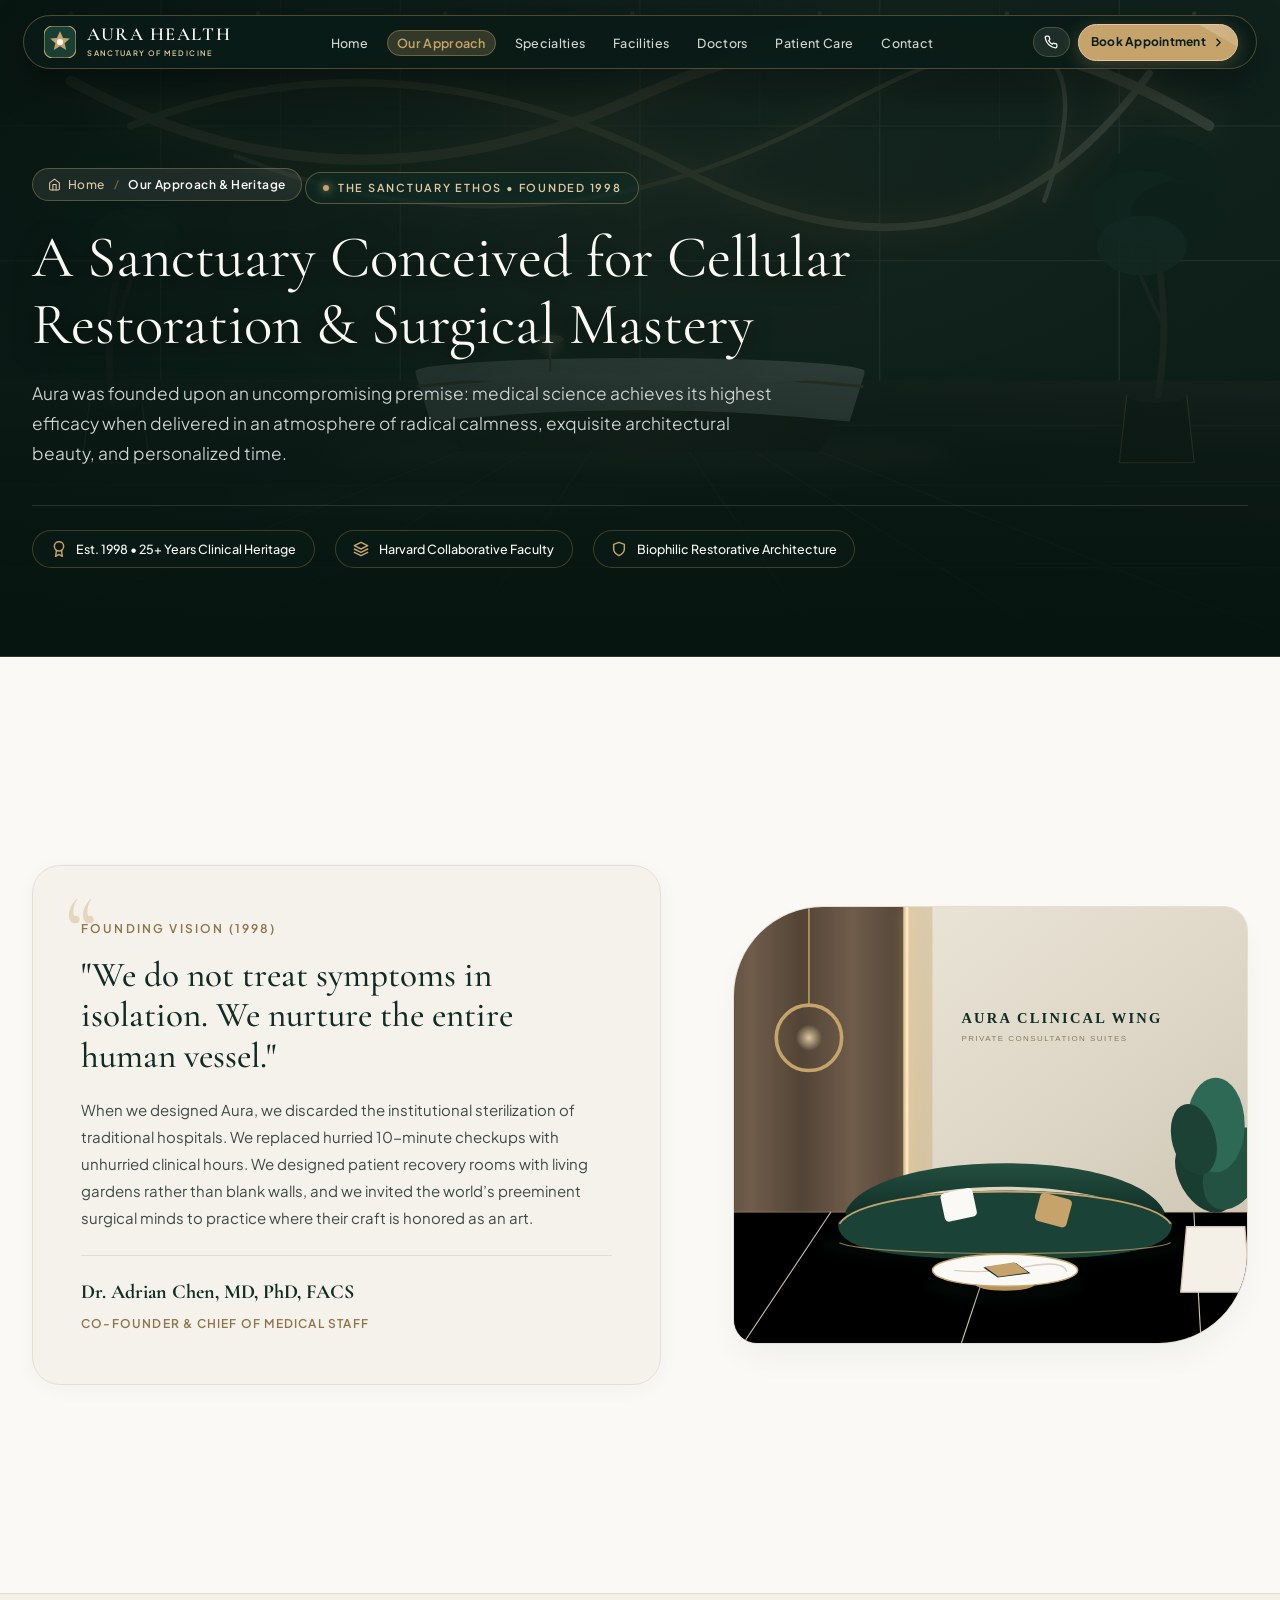
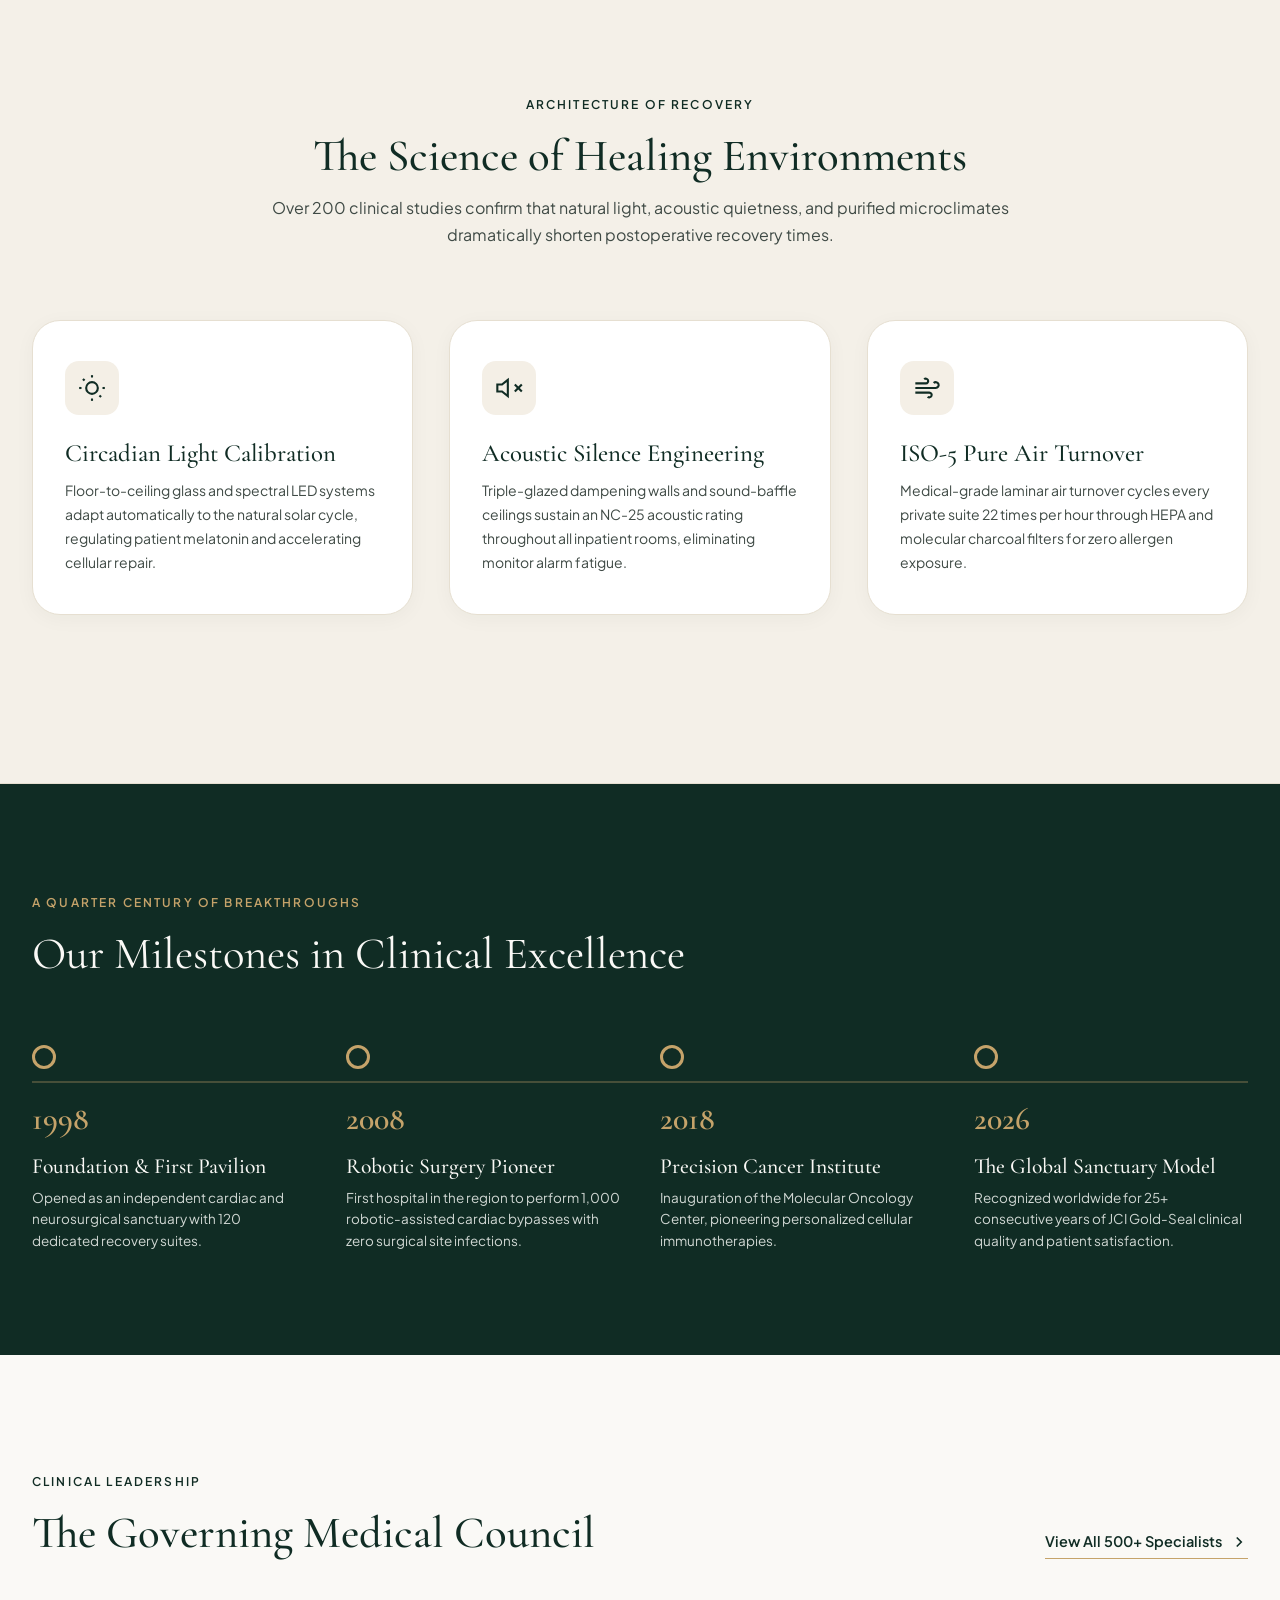
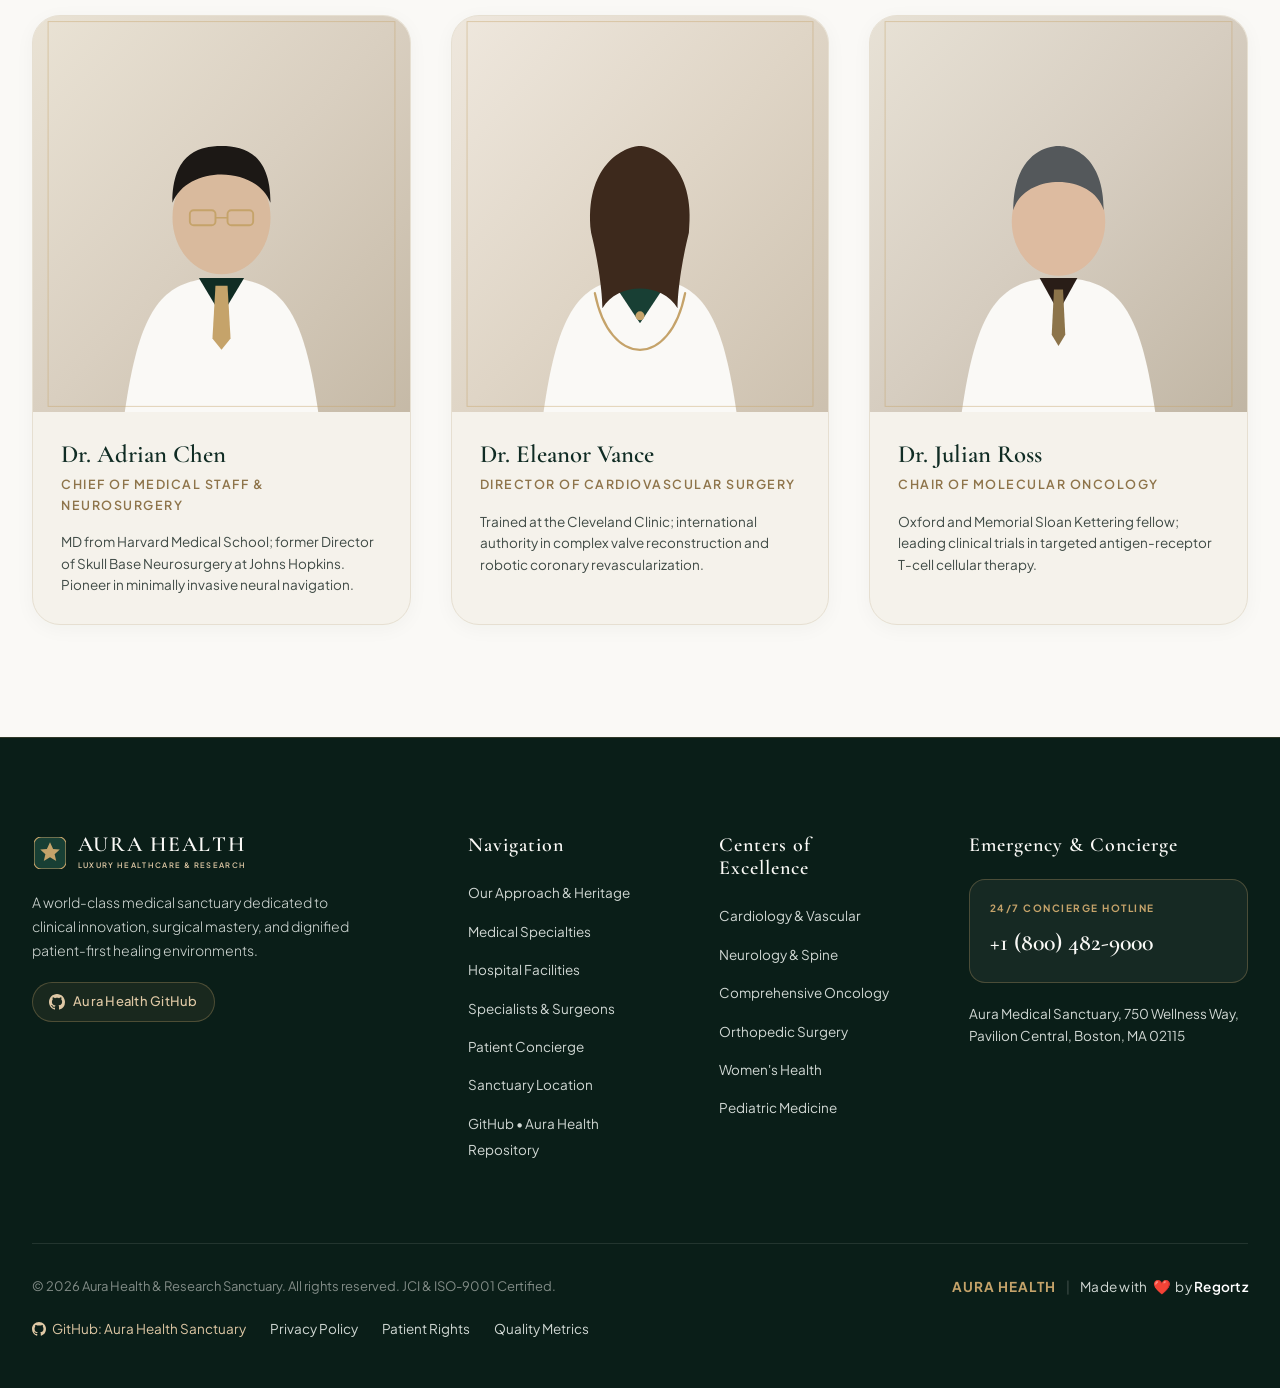
<file: about.html>
<!DOCTYPE html>
<html lang="en">
<head>
  <meta charset="UTF-8">
  <meta name="viewport" content="width=device-width, initial-scale=1.0">
  <title>Our Approach &amp; Heritage | AURA Health Sanctuary</title>
  <meta name="description" content="Discover the foundational ethos of Aura Health — where medical precision harmonizes with restorative architecture, human compassion, and clinical leadership.">
  <link rel="stylesheet" href="css/animations.css">
  <link rel="stylesheet" href="css/styles.css">
  <link rel="icon" type="image/svg+xml" href="data:image/svg+xml,%3Csvg xmlns='http://www.w3.org/2000/svg' viewBox='0 0 40 40'%3E%3Crect width='40' height='40' rx='10' fill='%23102C24'/%3E%3Cpath d='M20 8 L23 16 L31 16 L25 21 L27 29 L20 24 L13 29 L15 21 L9 16 L17 16 Z' fill='%23C5A36A'/%3E%3C/svg%3E">
</head>
<body class="page-fade-in">

  <!-- Header -->
    <!-- ========================================================================
       TOP NAVIGATION BAR — FLOATING LUXURY INSTRUMENT PANEL
       ======================================================================== -->
  <header class="site-header scrolled">
    <div class="container">
      <div class="header-container">
        
        <!-- Logo & Brand Crest -->
        <a href="index.html" class="brand-link" aria-label="Aura Healthcare Home">
          <div class="brand-crest">
            <svg width="36" height="36" viewBox="0 0 36 36" fill="none" xmlns="http://www.w3.org/2000/svg">
              <rect width="36" height="36" rx="10" fill="#183F34" stroke="#C5A36A" stroke-width="1.2"/>
              <path d="M18 6L21.5 13.5L29 14.2L23.2 19.3L25 27L18 22.8L11 27L12.8 19.3L7 14.2L14.5 13.5L18 6Z" fill="#C5A36A"/>
              <circle cx="18" cy="18" r="3.5" fill="#FAF9F6"/>
            </svg>
          </div>
          <div class="brand-text">
            <span class="brand-title">AURA HEALTH</span>
            <span class="brand-sub">SANCTUARY OF MEDICINE</span>
          </div>
        </a>

        <!-- Desktop Navigation Menu -->
        <nav aria-label="Main Navigation">
          <ul class="nav-menu">
            <li><a href="index.html" class="nav-link">Home</a></li>
            <li><a href="about.html" class="nav-link active">Our Approach</a></li>
            <li><a href="specialties.html" class="nav-link">Specialties</a></li>
            <li><a href="facilities.html" class="nav-link">Facilities</a></li>
            <li><a href="doctors.html" class="nav-link">Doctors</a></li>
            <li><a href="patient-care.html" class="nav-link">Patient Care</a></li>
            <li><a href="contact.html" class="nav-link">Contact</a></li>
          </ul>
        </nav>

        <!-- Action Buttons & Mobile Hamburger -->
        <div class="nav-actions">
          <a href="tel:+18004829000" class="nav-phone-pill" title="24/7 Dedicated Concierge Care Line">
            <svg width="14" height="14" viewBox="0 0 24 24" fill="none" stroke="currentColor" stroke-width="2.2" stroke-linecap="round" stroke-linejoin="round">
              <path d="M22 16.92v3a2 2 0 0 1-2.18 2 19.79 19.79 0 0 1-8.63-3.07 19.5 19.5 0 0 1-6-6 19.79 19.79 0 0 1-3.07-8.67A2 2 0 0 1 4.11 2h3a2 2 0 0 1 2 1.72 12.84 12.84 0 0 0 .7 2.81 2 2 0 0 1-.45 2.11L8.09 9.91a16 16 0 0 0 6 6l1.27-1.27a2 2 0 0 1 2.11-.45 12.84 12.84 0 0 0 2.81.7A2 2 0 0 1 22 16.92z"></path>
            </svg>
            <span class="phone-text">(800) 482-9000</span>
          </a>

          <a href="#appointment" class="nav-cta-btn btn-hover-shine" data-open-modal="appointment">
            <span class="cta-text-full">Book Appointment</span>
            <span class="cta-text-short">Book</span>
            <svg width="13" height="13" viewBox="0 0 24 24" fill="none" stroke="currentColor" stroke-width="2.5" stroke-linecap="round" stroke-linejoin="round">
              <polyline points="9 18 15 12 9 6"></polyline>
            </svg>
          </a>

          <!-- Mobile Menu Hamburger Button -->
          <button class="mobile-toggle" aria-label="Toggle navigation menu" id="mobile-menu-toggle">
            <svg width="22" height="22" viewBox="0 0 24 24" fill="none" stroke="currentColor" stroke-width="2.2" stroke-linecap="round" stroke-linejoin="round">
              <line x1="3" y1="12" x2="21" y2="12"></line>
              <line x1="3" y1="6" x2="21" y2="6"></line>
              <line x1="3" y1="18" x2="21" y2="18"></line>
            </svg>
          </button>
        </div>

      </div>
    </div>
  </header>

  <!-- ========================================================================
       LUXURY SLIDE-IN MOBILE NAVIGATION DRAWER
       ======================================================================== -->
  <div class="mobile-nav-backdrop" id="mobile-nav-backdrop" aria-hidden="true"></div>
  <aside class="mobile-nav-drawer" id="mobile-nav-drawer" aria-label="Mobile Navigation" aria-hidden="true">
    <div class="mobile-nav-header">
      <a href="index.html" class="brand-link">
        <div class="brand-crest">
          <svg width="32" height="32" viewBox="0 0 36 36" fill="none" xmlns="http://www.w3.org/2000/svg">
            <rect width="36" height="36" rx="10" fill="#183F34" stroke="#C5A36A" stroke-width="1.2"/>
            <path d="M18 6L21.5 13.5L29 14.2L23.2 19.3L25 27L18 22.8L11 27L12.8 19.3L7 14.2L14.5 13.5L18 6Z" fill="#C5A36A"/>
            <circle cx="18" cy="18" r="3.5" fill="#FAF9F6"/>
          </svg>
        </div>
        <div class="brand-text">
          <span class="brand-title" style="font-size: 1.15rem;">AURA HEALTH</span>
          <span class="brand-sub" style="font-size: 8px;">SANCTUARY OF MEDICINE</span>
        </div>
      </a>
      <button class="mobile-nav-close" id="mobile-nav-close" aria-label="Close menu">
        <svg width="20" height="20" viewBox="0 0 24 24" fill="none" stroke="currentColor" stroke-width="2.5" stroke-linecap="round" stroke-linejoin="round">
          <line x1="18" y1="6" x2="6" y2="18"></line>
          <line x1="6" y1="6" x2="18" y2="18"></line>
        </svg>
      </button>
    </div>

    <div class="mobile-nav-body">
      <nav class="mobile-nav-links">
        <a href="index.html" class="mobile-nav-item">
          <span>Home</span>
          <svg width="14" height="14" viewBox="0 0 24 24" fill="none" stroke="currentColor" stroke-width="2.2" stroke-linecap="round" stroke-linejoin="round"><polyline points="9 18 15 12 9 6"></polyline></svg>
        </a>
        <a href="about.html" class="mobile-nav-item active">
          <span>Our Approach</span>
          <svg width="14" height="14" viewBox="0 0 24 24" fill="none" stroke="currentColor" stroke-width="2.2" stroke-linecap="round" stroke-linejoin="round"><polyline points="9 18 15 12 9 6"></polyline></svg>
        </a>
        <a href="specialties.html" class="mobile-nav-item">
          <span>Specialties</span>
          <svg width="14" height="14" viewBox="0 0 24 24" fill="none" stroke="currentColor" stroke-width="2.2" stroke-linecap="round" stroke-linejoin="round"><polyline points="9 18 15 12 9 6"></polyline></svg>
        </a>
        <a href="facilities.html" class="mobile-nav-item">
          <span>Facilities</span>
          <svg width="14" height="14" viewBox="0 0 24 24" fill="none" stroke="currentColor" stroke-width="2.2" stroke-linecap="round" stroke-linejoin="round"><polyline points="9 18 15 12 9 6"></polyline></svg>
        </a>
        <a href="doctors.html" class="mobile-nav-item">
          <span>Doctors</span>
          <svg width="14" height="14" viewBox="0 0 24 24" fill="none" stroke="currentColor" stroke-width="2.2" stroke-linecap="round" stroke-linejoin="round"><polyline points="9 18 15 12 9 6"></polyline></svg>
        </a>
        <a href="patient-care.html" class="mobile-nav-item">
          <span>Patient Care</span>
          <svg width="14" height="14" viewBox="0 0 24 24" fill="none" stroke="currentColor" stroke-width="2.2" stroke-linecap="round" stroke-linejoin="round"><polyline points="9 18 15 12 9 6"></polyline></svg>
        </a>
        <a href="contact.html" class="mobile-nav-item">
          <span>Contact</span>
          <svg width="14" height="14" viewBox="0 0 24 24" fill="none" stroke="currentColor" stroke-width="2.2" stroke-linecap="round" stroke-linejoin="round"><polyline points="9 18 15 12 9 6"></polyline></svg>
        </a>
      </nav>

      <div class="mobile-nav-footer">
        <a href="tel:+18004829000" class="mobile-nav-phone">
          <svg width="18" height="18" viewBox="0 0 24 24" fill="none" stroke="currentColor" stroke-width="2.2" stroke-linecap="round" stroke-linejoin="round">
            <path d="M22 16.92v3a2 2 0 0 1-2.18 2 19.79 19.79 0 0 1-8.63-3.07 19.5 19.5 0 0 1-6-6 19.79 19.79 0 0 1-3.07-8.67A2 2 0 0 1 4.11 2h3a2 2 0 0 1 2 1.72 12.84 12.84 0 0 0 .7 2.81 2 2 0 0 1-.45 2.11L8.09 9.91a16 16 0 0 0 6 6l1.27-1.27a2 2 0 0 1 2.11-.45 12.84 12.84 0 0 0 2.81.7A2 2 0 0 1 22 16.92z"></path>
          </svg>
          <div>
            <div style="font-size: 10px; color: var(--gold-light); text-transform: uppercase; letter-spacing: 0.1em; font-weight: 600;">24/7 Concierge Hotline</div>
            <div style="font-size: 14.5px; font-weight: 700; color: #FAF9F6;">(800) 482-9000</div>
          </div>
        </a>

        <a href="#appointment" class="mobile-nav-cta btn-forest-pill btn-hover-shine" data-open-modal="appointment">
          <span>Schedule Consultation</span>
          <svg width="14" height="14" viewBox="0 0 24 24" fill="none" stroke="currentColor" stroke-width="2.5" stroke-linecap="round" stroke-linejoin="round">
            <polyline points="9 18 15 12 9 6"></polyline>
          </svg>
        </a>
      </div>
    </div>
  </aside>

    <!-- ========================================================================
       CINEMATIC LUXURY INNER PAGE HERO
       ======================================================================== -->
  <section class="inner-hero-cinematic">
    <!-- Atmospheric Photography Background & Dark Emerald Scrim -->
    <div class="inner-hero-bg">
      <img 
        src="https://images.unsplash.com/photo-1519494026892-80bbd2d6fd0d?auto=format&fit=crop&w=2200&q=85" 
        onerror="this.onerror=null; this.src='assets/lobby-hero.svg'" 
        alt="Architectural Sanctuary Atrium with double-height ceiling and living biophilic gardens" 
        class="inner-hero-img"
      >
      <div class="inner-hero-scrim"></div>
      <div class="inner-hero-vignette"></div>
    </div>

    <div class="container inner-hero-container reveal">
      <!-- Breadcrumb Pill -->
      <nav class="breadcrumb-pill" aria-label="Breadcrumb Navigation">
        <a href="index.html" class="breadcrumb-home">
          <svg width="13" height="13" viewBox="0 0 24 24" fill="none" stroke="currentColor" stroke-width="2" stroke-linecap="round" stroke-linejoin="round"><path d="M3 9l9-7 9 7v11a2 2 0 0 1-2 2H5a2 2 0 0 1-2-2z"></path><polyline points="9 22 9 12 15 12 15 22"></polyline></svg>
          <span>Home</span>
        </a>
        <span class="breadcrumb-sep">/</span>
        <span class="breadcrumb-current">Our Approach & Heritage</span>
      </nav>

      <!-- Glowing Eyebrow Badge -->
      <div class="inner-hero-badge pulse-badge">
        <span class="hero-badge-dot"></span>
        <span>THE SANCTUARY ETHOS • FOUNDED 1998</span>
      </div>

      <!-- Editorial Title -->
      <h1 class="inner-hero-title">
        A Sanctuary Conceived for Cellular Restoration &amp; Surgical Mastery
      </h1>

      <!-- Editorial Lead -->
      <p class="inner-hero-lead">
        Aura was founded upon an uncompromising premise: medical science achieves its highest efficacy when delivered in an atmosphere of radical calmness, exquisite architectural beauty, and personalized time.
      </p>

      <!-- Trust & Key Feature Badges Ribbon -->
      <div class="inner-hero-ribbon">
        <div class="ribbon-pill">
          <svg width="16" height="16" viewBox="0 0 24 24" fill="none" stroke="currentColor" stroke-width="2.2" stroke-linecap="round" stroke-linejoin="round"><circle cx="12" cy="8" r="7"></circle><polyline points="8.21 13.89 7 23 12 20 17 23 15.79 13.88"></polyline></svg>
          <span>Est. 1998 • 25+ Years Clinical Heritage</span>
        </div>
        <div class="ribbon-pill">
          <svg width="16" height="16" viewBox="0 0 24 24" fill="none" stroke="currentColor" stroke-width="2.2" stroke-linecap="round" stroke-linejoin="round"><path d="M12 2L2 7l10 5 10-5-10-5z"></path><path d="M2 17l10 5 10-5"></path><path d="M2 12l10 5 10-5"></path></svg>
          <span>Harvard Collaborative Faculty</span>
        </div>
        <div class="ribbon-pill">
          <svg width="16" height="16" viewBox="0 0 24 24" fill="none" stroke="currentColor" stroke-width="2.2" stroke-linecap="round" stroke-linejoin="round"><path d="M12 22s8-4 8-10V5l-8-3-8 3v7c0 6 8 10 8 10z"></path></svg>
          <span>Biophilic Restorative Architecture</span>
        </div>
      </div>
    </div>
  </section>

  <!-- Section 1: Archival Split & Founding Letter -->
  <section style="padding: 6.5rem 0; background-color: var(--bg-ivory);">
    <div class="container">
      <div class="archival-split">
        
        <div class="founding-letter-box reveal-left">
          <div class="quote-mark">&ldquo;</div>
          <span class="eyebrow" style="color: var(--gold-muted);">FOUNDING VISION (1998)</span>
          <h2 style="font-size: 2.2rem; color: var(--forest-green); margin-bottom: 1.25rem; font-weight: 500;">
            "We do not treat symptoms in isolation. We nurture the entire human vessel."
          </h2>
          <p style="font-size: 15px; color: var(--text-body); line-height: 1.8; margin-bottom: 1.5rem;">
            When we designed Aura, we discarded the institutional sterilization of traditional hospitals. We replaced hurried 10-minute checkups with unhurried clinical hours. We designed patient recovery rooms with living gardens rather than blank walls, and we invited the world’s preeminent surgical minds to practice where their craft is honored as an art.
          </p>
          <div style="display: flex; align-items: center; gap: 1rem; border-top: 1px solid var(--border-beige); padding-top: 1.25rem;">
            <div>
              <strong style="font-family: var(--font-serif); font-size: 1.25rem; color: var(--forest-green); display: block;">Dr. Adrian Chen, MD, PhD, FACS</strong>
              <span style="font-size: 12px; color: var(--gold-muted); text-transform: uppercase; letter-spacing: 0.1em; font-weight: 600;">Co-Founder &amp; Chief of Medical Staff</span>
            </div>
          </div>
        </div>

        <div class="reveal-right">
          <div class="approach-asym-container">
            <img 
              src="https://images.unsplash.com/photo-1519494026892-80bbd2d6fd0d?auto=format&fit=crop&w=1200&q=85" 
              onerror="this.onerror=null; this.src='assets/approach-interior.svg'" 
              alt="Archival architecture of the Aura Hospital Central Atrium" 
              class="approach-asym-img"
            >
          </div>
        </div>

      </div>
    </div>
  </section>

  <!-- Section 2: Biophilic Architecture Pillars -->
  <section style="padding: 6rem 0; background-color: var(--bg-ivory-warm); border-top: 1px solid var(--border-beige); border-bottom: 1px solid var(--border-beige);">
    <div class="container">
      <div style="text-align: center; max-width: 780px; margin: 0 auto 4rem auto;" class="reveal">
        <span class="eyebrow">ARCHITECTURE OF RECOVERY</span>
        <h2 style="font-size: clamp(2.2rem, 3.5vw, 3.2rem); color: var(--forest-green); font-weight: 500;">
          The Science of Healing Environments
        </h2>
        <p style="font-size: 16px; color: var(--text-body); margin-top: 0.8rem;">
          Over 200 clinical studies confirm that natural light, acoustic quietness, and purified microclimates dramatically shorten postoperative recovery times.
        </p>
      </div>

      <div class="philosophy-grid stagger-parent">
        <!-- Pillar 1 -->
        <div class="philosophy-card">
          <div class="philosophy-icon-wrap">
            <svg width="28" height="28" viewBox="0 0 24 24" fill="none" stroke="currentColor" stroke-width="1.8">
              <circle cx="12" cy="12" r="5"></circle>
              <line x1="12" y1="1" x2="12" y2="3"></line>
              <line x1="12" y1="21" x2="12" y2="23"></line>
              <line x1="4.22" y1="4.22" x2="5.64" y2="5.64"></line>
              <line x1="18.36" y1="18.36" x2="19.78" y2="19.78"></line>
              <line x1="1" y1="12" x2="3" y2="12"></line>
              <line x1="21" y1="12" x2="23" y2="12"></line>
            </svg>
          </div>
          <h3 style="font-family: var(--font-serif); font-size: 1.55rem; color: var(--forest-green); margin-bottom: 0.75rem;">Circadian Light Calibration</h3>
          <p style="font-size: 14px; color: var(--text-body); line-height: 1.7;">
            Floor-to-ceiling glass and spectral LED systems adapt automatically to the natural solar cycle, regulating patient melatonin and accelerating cellular repair.
          </p>
        </div>

        <!-- Pillar 2 -->
        <div class="philosophy-card">
          <div class="philosophy-icon-wrap">
            <svg width="28" height="28" viewBox="0 0 24 24" fill="none" stroke="currentColor" stroke-width="1.8">
              <path d="M11 5L6 9H2v6h4l5 4V5z"></path>
              <line x1="23" y1="9" x2="17" y2="15"></line>
              <line x1="17" y1="9" x2="23" y2="15"></line>
            </svg>
          </div>
          <h3 style="font-family: var(--font-serif); font-size: 1.55rem; color: var(--forest-green); margin-bottom: 0.75rem;">Acoustic Silence Engineering</h3>
          <p style="font-size: 14px; color: var(--text-body); line-height: 1.7;">
            Triple-glazed dampening walls and sound-baffle ceilings sustain an NC-25 acoustic rating throughout all inpatient rooms, eliminating monitor alarm fatigue.
          </p>
        </div>

        <!-- Pillar 3 -->
        <div class="philosophy-card">
          <div class="philosophy-icon-wrap">
            <svg width="28" height="28" viewBox="0 0 24 24" fill="none" stroke="currentColor" stroke-width="1.8">
              <path d="M9.59 4.59A2 2 0 1 1 11 8H2m10.59 11.41A2 2 0 1 0 14 16H2m15.73-8.27A2.5 2.5 0 1 1 19.5 12H2"></path>
            </svg>
          </div>
          <h3 style="font-family: var(--font-serif); font-size: 1.55rem; color: var(--forest-green); margin-bottom: 0.75rem;">ISO-5 Pure Air Turnover</h3>
          <p style="font-size: 14px; color: var(--text-body); line-height: 1.7;">
            Medical-grade laminar air turnover cycles every private suite 22 times per hour through HEPA and molecular charcoal filters for zero allergen exposure.
          </p>
        </div>
      </div>
    </div>
  </section>

  <!-- Section 3: Interactive Milestone Legacy Timeline -->
  <section class="timeline-section">
    <div class="container">
      <div style="max-width: 720px;" class="reveal">
        <span class="eyebrow eyebrow-gold">A QUARTER CENTURY OF BREAKTHROUGHS</span>
        <h2 style="font-size: clamp(2.2rem, 3.5vw, 3.2rem); color: var(--text-ivory); font-weight: 400;">
          Our Milestones in Clinical Excellence
        </h2>
      </div>

      <div class="timeline-track-wrap reveal">
        <div class="timeline-line"></div>
        <div class="timeline-grid">
          
          <div class="timeline-item">
            <div class="timeline-node"></div>
            <div class="timeline-year">1998</div>
            <h4 class="timeline-title">Foundation &amp; First Pavilion</h4>
            <p class="timeline-desc">Opened as an independent cardiac and neurosurgical sanctuary with 120 dedicated recovery suites.</p>
          </div>

          <div class="timeline-item">
            <div class="timeline-node"></div>
            <div class="timeline-year">2008</div>
            <h4 class="timeline-title">Robotic Surgery Pioneer</h4>
            <p class="timeline-desc">First hospital in the region to perform 1,000 robotic-assisted cardiac bypasses with zero surgical site infections.</p>
          </div>

          <div class="timeline-item">
            <div class="timeline-node"></div>
            <div class="timeline-year">2018</div>
            <h4 class="timeline-title">Precision Cancer Institute</h4>
            <p class="timeline-desc">Inauguration of the Molecular Oncology Center, pioneering personalized cellular immunotherapies.</p>
          </div>

          <div class="timeline-item">
            <div class="timeline-node"></div>
            <div class="timeline-year">2026</div>
            <h4 class="timeline-title">The Global Sanctuary Model</h4>
            <p class="timeline-desc">Recognized worldwide for 25+ consecutive years of JCI Gold-Seal clinical quality and patient satisfaction.</p>
          </div>

        </div>
      </div>
    </div>
  </section>

  <!-- Section 4: Governing Medical Council -->
  <section style="padding: 7rem 0; background-color: var(--bg-ivory);">
    <div class="container">
      <div style="display: flex; justify-content: space-between; align-items: flex-end; flex-wrap: wrap; gap: 1.5rem;" class="reveal">
        <div>
          <span class="eyebrow">CLINICAL LEADERSHIP</span>
          <h2 style="font-size: clamp(2.2rem, 3.5vw, 3.2rem); color: var(--forest-green); font-weight: 500;">
            The Governing Medical Council
          </h2>
        </div>
        <a href="doctors.html" class="specialties-explore-link">
          <span>View All 500+ Specialists</span>
          <svg width="18" height="18" viewBox="0 0 24 24" fill="none" stroke="currentColor" stroke-width="2.2">
            <polyline points="9 18 15 12 9 6"></polyline>
          </svg>
        </a>
      </div>

      <div class="council-grid stagger-parent">
        
        <!-- Council 1 -->
        <div class="council-card">
          <div class="council-img-wrap">
            <img src="assets/doctor-chen.svg" alt="Dr. Adrian Chen" class="council-img">
          </div>
          <div class="council-info">
            <h3 class="council-name">Dr. Adrian Chen</h3>
            <div class="council-role">Chief of Medical Staff &amp; Neurosurgery</div>
            <p style="font-size: 13.5px; color: var(--text-body); line-height: 1.6;">
              MD from Harvard Medical School; former Director of Skull Base Neurosurgery at Johns Hopkins. Pioneer in minimally invasive neural navigation.
            </p>
          </div>
        </div>

        <!-- Council 2 -->
        <div class="council-card">
          <div class="council-img-wrap">
            <img src="assets/doctor-vance.svg" alt="Dr. Eleanor Vance" class="council-img">
          </div>
          <div class="council-info">
            <h3 class="council-name">Dr. Eleanor Vance</h3>
            <div class="council-role">Director of Cardiovascular Surgery</div>
            <p style="font-size: 13.5px; color: var(--text-body); line-height: 1.6;">
              Trained at the Cleveland Clinic; international authority in complex valve reconstruction and robotic coronary revascularization.
            </p>
          </div>
        </div>

        <!-- Council 3 -->
        <div class="council-card">
          <div class="council-img-wrap">
            <img src="assets/doctor-ross.svg" alt="Dr. Julian Ross" class="council-img">
          </div>
          <div class="council-info">
            <h3 class="council-name">Dr. Julian Ross</h3>
            <div class="council-role">Chair of Molecular Oncology</div>
            <p style="font-size: 13.5px; color: var(--text-body); line-height: 1.6;">
              Oxford and Memorial Sloan Kettering fellow; leading clinical trials in targeted antigen-receptor T-cell cellular therapy.
            </p>
          </div>
        </div>

      </div>
    </div>
  </section>

  <!-- Footer -->
  <footer class="site-footer" id="contact">
    <div class="container">
      <div class="footer-top-grid">
        <div>
          <a href="index.html" class="brand-link">
            <div class="brand-crest">
              <svg width="34" height="34" viewBox="0 0 36 36" fill="none">
                <rect width="36" height="36" rx="8" fill="#183F34" stroke="#C5A36A" stroke-width="1.2"/>
                <path d="M18 6L21.5 13.5L29 14.2L23.2 19.3L25 27L18 22.8L11 27L12.8 19.3L7 14.2L14.5 13.5L18 6Z" fill="#C5A36A"/>
              </svg>
            </div>
            <div class="brand-text">
              <span class="brand-title" style="font-size: 1.35rem;">AURA HEALTH</span>
              <span class="brand-sub">LUXURY HEALTHCARE &amp; RESEARCH</span>
            </div>
          </a>
          <p class="footer-brand-desc">
            A world-class medical sanctuary dedicated to clinical innovation, surgical mastery, and dignified patient-first healing environments.
          </p>
          <div class="footer-repo-wrapper" style="margin-top: 1.25rem;">
            <a href="https://github.com/Rachit246-art/Hospital1.git" target="_blank" rel="noopener noreferrer" class="footer-repo-badge" aria-label="Aura Health &amp; Research Sanctuary GitHub Repository">
              <svg width="16" height="16" viewBox="0 0 24 24" fill="currentColor" aria-hidden="true">
                <path d="M12 0C5.37 0 0 5.37 0 12c0 5.31 3.435 9.795 8.205 11.385.6.105.825-.255.825-.57 0-.285-.015-1.23-.015-2.235-3.015.555-3.795-.735-4.035-1.41-.135-.345-.72-1.41-1.23-1.695-.42-.225-1.02-.78-.015-.795.945-.015 1.62.87 1.845 1.23 1.08 1.815 2.805 1.305 3.495.99.105-.78.42-1.305.765-1.605-2.67-.3-5.46-1.335-5.46-5.925 0-1.305.465-2.385 1.23-3.225-.12-.3-.54-1.53.12-3.18 0 0 1.005-.315 3.3 1.23.96-.27 1.98-.405 3-.405s2.04.135 3 .405c2.295-1.56 3.3-1.23 3.3-1.23.66 1.65.24 2.88.12 3.18.765.84 1.23 1.905 1.23 3.225 0 4.605-2.805 5.625-5.475 5.925.435.375.81 1.095.81 2.22 0 1.605-.015 2.895-.015 3.3 0 .315.225.69.825.57A12.02 12.02 0 0024 12c0-6.63-5.37-12-12-12z"/>
              </svg>
              <span>Aura Health GitHub</span>
            </a>
          </div>
        </div>

        <div>
          <h4 class="footer-heading">Navigation</h4>
          <ul class="footer-links-list">
            <li><a href="about.html" class="footer-link">Our Approach &amp; Heritage</a></li>
            <li><a href="specialties.html" class="footer-link">Medical Specialties</a></li>
            <li><a href="facilities.html" class="footer-link">Hospital Facilities</a></li>
            <li><a href="doctors.html" class="footer-link">Specialists &amp; Surgeons</a></li>
            <li><a href="patient-care.html" class="footer-link">Patient Concierge</a></li>
            <li><a href="contact.html" class="footer-link">Sanctuary Location</a></li>
            <li><a href="https://github.com/Rachit246-art/Hospital1.git" target="_blank" rel="noopener noreferrer" class="footer-link">GitHub &bull; Aura Health Repository</a></li>
          </ul>
        </div>

        <div>
          <h4 class="footer-heading">Centers of Excellence</h4>
          <ul class="footer-links-list">
            <li><a href="specialties.html#cardiology" class="footer-link">Cardiology &amp; Vascular</a></li>
            <li><a href="specialties.html#neurology" class="footer-link">Neurology &amp; Spine</a></li>
            <li><a href="specialties.html#oncology" class="footer-link">Comprehensive Oncology</a></li>
            <li><a href="specialties.html#orthopedics" class="footer-link">Orthopedic Surgery</a></li>
            <li><a href="specialties.html#womens-health" class="footer-link">Women's Health</a></li>
            <li><a href="specialties.html#pediatrics" class="footer-link">Pediatric Medicine</a></li>
          </ul>
        </div>

        <div>
          <h4 class="footer-heading">Emergency &amp; Concierge</h4>
          <div class="footer-emergency-box">
            <div class="footer-emergency-label">24/7 CONCIERGE HOTLINE</div>
            <a href="tel:+18004829000" class="footer-emergency-phone">+1 (800) 482-9000</a>
          </div>
          <p style="font-size: 13.5px; color: var(--text-ivory-dim); line-height: 1.6;">
            Aura Medical Sanctuary, 750 Wellness Way,<br>
            Pavilion Central, Boston, MA 02115
          </p>
        </div>
      </div>

      <div class="footer-bottom">
        <div>&copy; 2026 Aura Health &amp; Research Sanctuary. All rights reserved. JCI &amp; ISO-9001 Certified.</div>
        <div class="footer-credit">
          <span class="credit-brand">AURA HEALTH</span>
          <span class="credit-divider">|</span>
          <span class="credit-text">Made with <span class="credit-heart" aria-hidden="true" style="color: #ff385c; display: inline-block; margin: 0 3px;">❤️</span> by <span class="credit-author">Regortz</span></span>
        </div>
        <div class="footer-bottom-links">
          <a href="https://github.com/Rachit246-art/Hospital1.git" target="_blank" rel="noopener noreferrer" class="footer-link footer-github-link" title="AURA Health &amp; Research Sanctuary on GitHub">
            <svg width="14" height="14" viewBox="0 0 24 24" fill="currentColor" aria-hidden="true"><path d="M12 0C5.37 0 0 5.37 0 12c0 5.31 3.435 9.795 8.205 11.385.6.105.825-.255.825-.57 0-.285-.015-1.23-.015-2.235-3.015.555-3.795-.735-4.035-1.41-.135-.345-.72-1.41-1.23-1.695-.42-.225-1.02-.78-.015-.795.945-.015 1.62.87 1.845 1.23 1.08 1.815 2.805 1.305 3.495.99.105-.78.42-1.305.765-1.605-2.67-.3-5.46-1.335-5.46-5.925 0-1.305.465-2.385 1.23-3.225-.12-.3-.54-1.53.12-3.18 0 0 1.005-.315 3.3 1.23.96-.27 1.98-.405 3-.405s2.04.135 3 .405c2.295-1.56 3.3-1.23 3.3-1.23.66 1.65.24 2.88.12 3.18.765.84 1.23 1.905 1.23 3.225 0 4.605-2.805 5.625-5.475 5.925.435.375.81 1.095.81 2.22 0 1.605-.015 2.895-.015 3.3 0 .315.225.69.825.57A12.02 12.02 0 0024 12c0-6.63-5.37-12-12-12z"/></svg>
            GitHub: Aura Health Sanctuary
          </a>
          <a href="contact.html" class="footer-link">Privacy Policy</a>
          <a href="contact.html" class="footer-link">Patient Rights</a>
          <a href="contact.html" class="footer-link">Quality Metrics</a>
        </div>
      </div>
    </div>
  </footer>

  <!-- Appointment Modal -->
  <div class="modal-backdrop" id="appointment-modal" role="dialog" aria-modal="true" aria-labelledby="modal-title">
    <div class="modal-dialog">
      <button class="modal-close-btn" id="close-appointment-modal" aria-label="Close dialog">
        <svg width="18" height="18" viewBox="0 0 24 24" fill="none" stroke="currentColor" stroke-width="2.5">
          <line x1="18" y1="6" x2="6" y2="18"></line>
          <line x1="6" y1="6" x2="18" y2="18"></line>
        </svg>
      </button>

      <span class="eyebrow">PRIVATE CONSULTATION</span>
      <h2 id="modal-title" style="font-size: 2.2rem; color: var(--forest-green); margin-bottom: 0.75rem;">Schedule an Appointment</h2>
      <p style="font-size: 14px; color: var(--text-muted); margin-bottom: 2rem;">
        Please complete this confidential request. A dedicated Aura Medical Concierge will contact you within 2 business hours.
      </p>

      <form id="appointment-form">
        <div class="form-row">
          <div class="form-group">
            <label class="form-label" for="patient-name">Full Patient Name *</label>
            <input type="text" id="patient-name" class="form-control" placeholder="e.g. Eleanor Vance" required>
          </div>
          <div class="form-group">
            <label class="form-label" for="patient-phone">Phone Number *</label>
            <input type="tel" id="patient-phone" class="form-control" placeholder="+1 (555) 000-0000" required>
          </div>
        </div>

        <div class="form-row">
          <div class="form-group">
            <label class="form-label" for="patient-email">Email Address *</label>
            <input type="email" id="patient-email" class="form-control" placeholder="patient@example.com" required>
          </div>
          <div class="form-group">
            <label class="form-label" for="patient-dept">Preferred Department *</label>
            <select id="patient-dept" class="form-control" required>
              <option value="Cardiology">Cardiology &amp; Vascular Health</option>
              <option value="Neurology">Neurology &amp; Neurosurgery</option>
              <option value="Oncology">Comprehensive Oncology</option>
              <option value="Orthopedics">Orthopedics &amp; Joint Surgery</option>
              <option value="Womens Health">Women's &amp; Maternal Health</option>
              <option value="Pediatrics">Pediatric &amp; Neonatal Care</option>
              <option value="Executive Health">Executive Health Assessment</option>
            </select>
          </div>
        </div>

        <div class="form-group">
          <label class="form-label" for="patient-notes">Clinical Notes (Optional)</label>
          <textarea id="patient-notes" class="form-control" rows="3" placeholder="Briefly describe your medical concerns..."></textarea>
        </div>

        <button type="submit" class="btn-forest-pill btn-hover-shine" style="width: 100%; justify-content: center;">
          <span>Confirm Consultation Request</span>
          <svg width="16" height="16" viewBox="0 0 24 24" fill="none" stroke="currentColor" stroke-width="2.5">
            <polyline points="9 18 15 12 9 6"></polyline>
          </svg>
        </button>
      </form>
    </div>
  </div>

  <script src="js/app.js"></script>
</body>
</html>
</file>
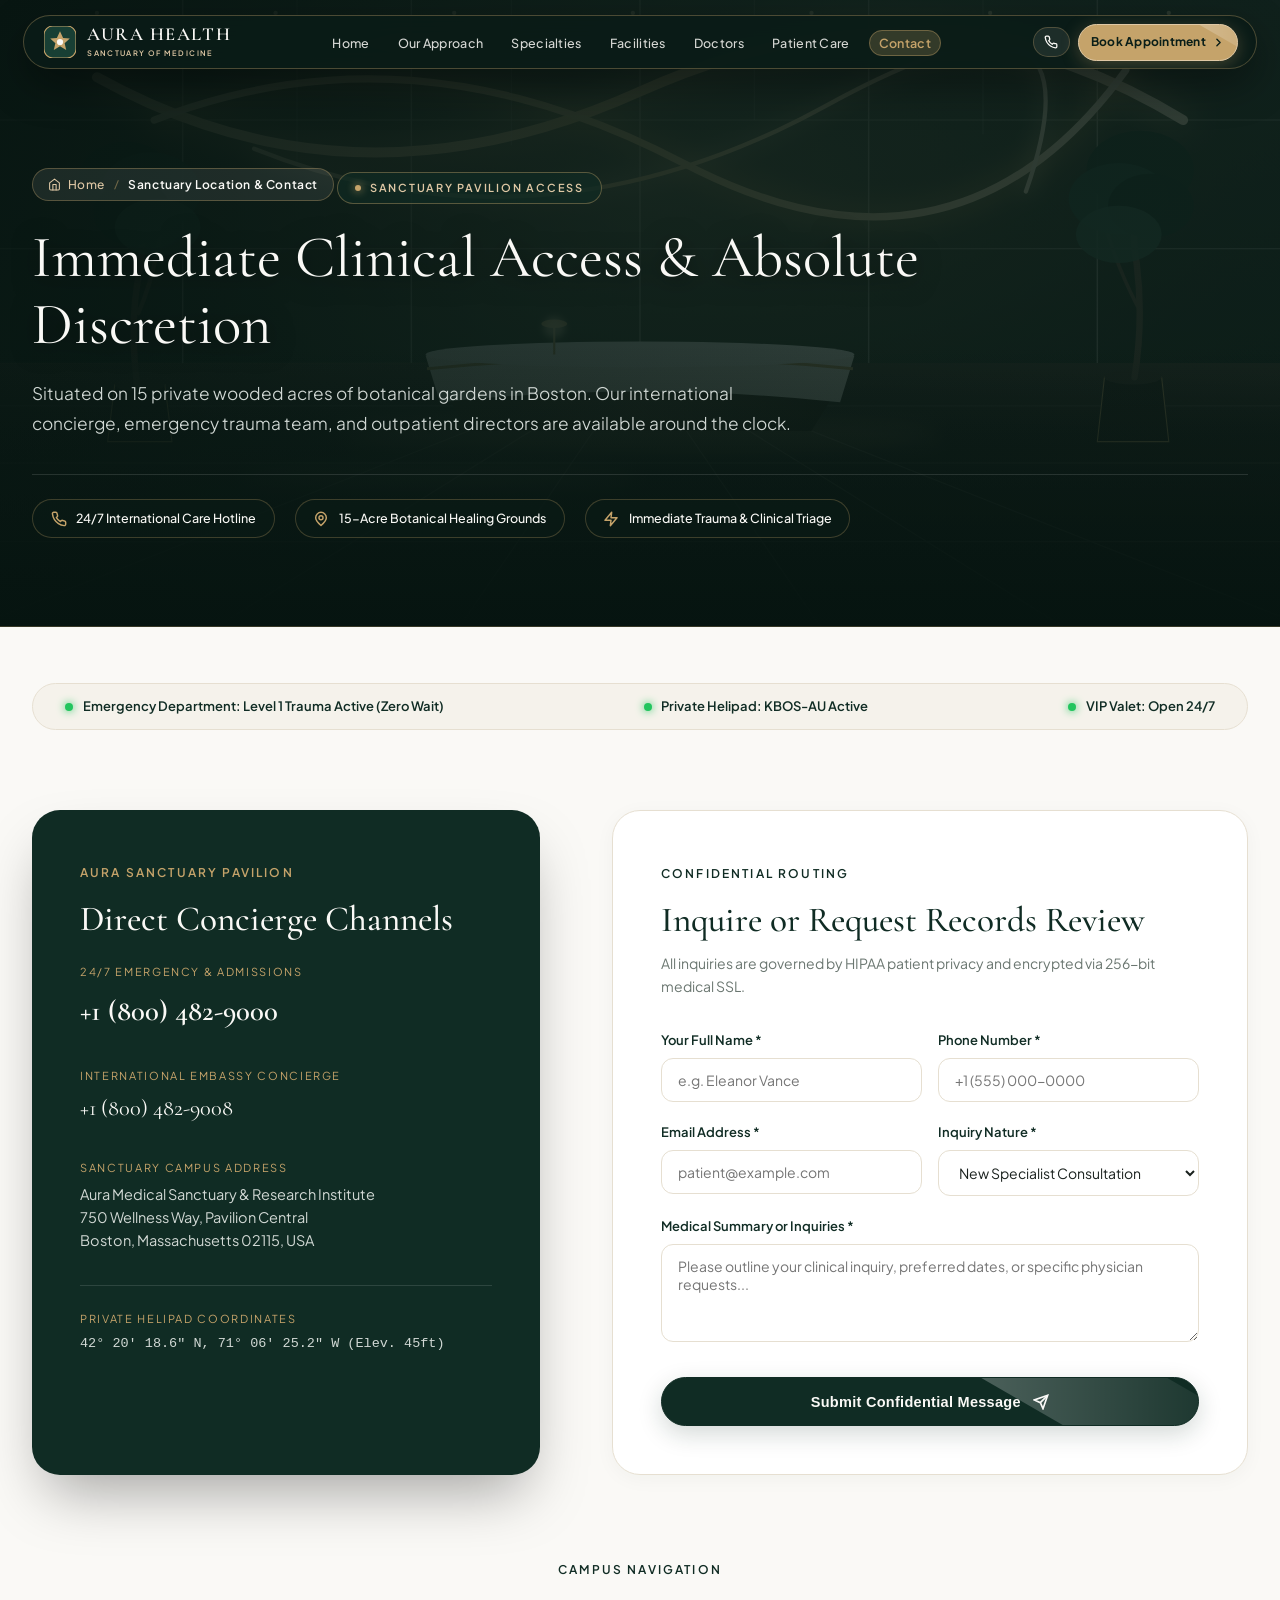
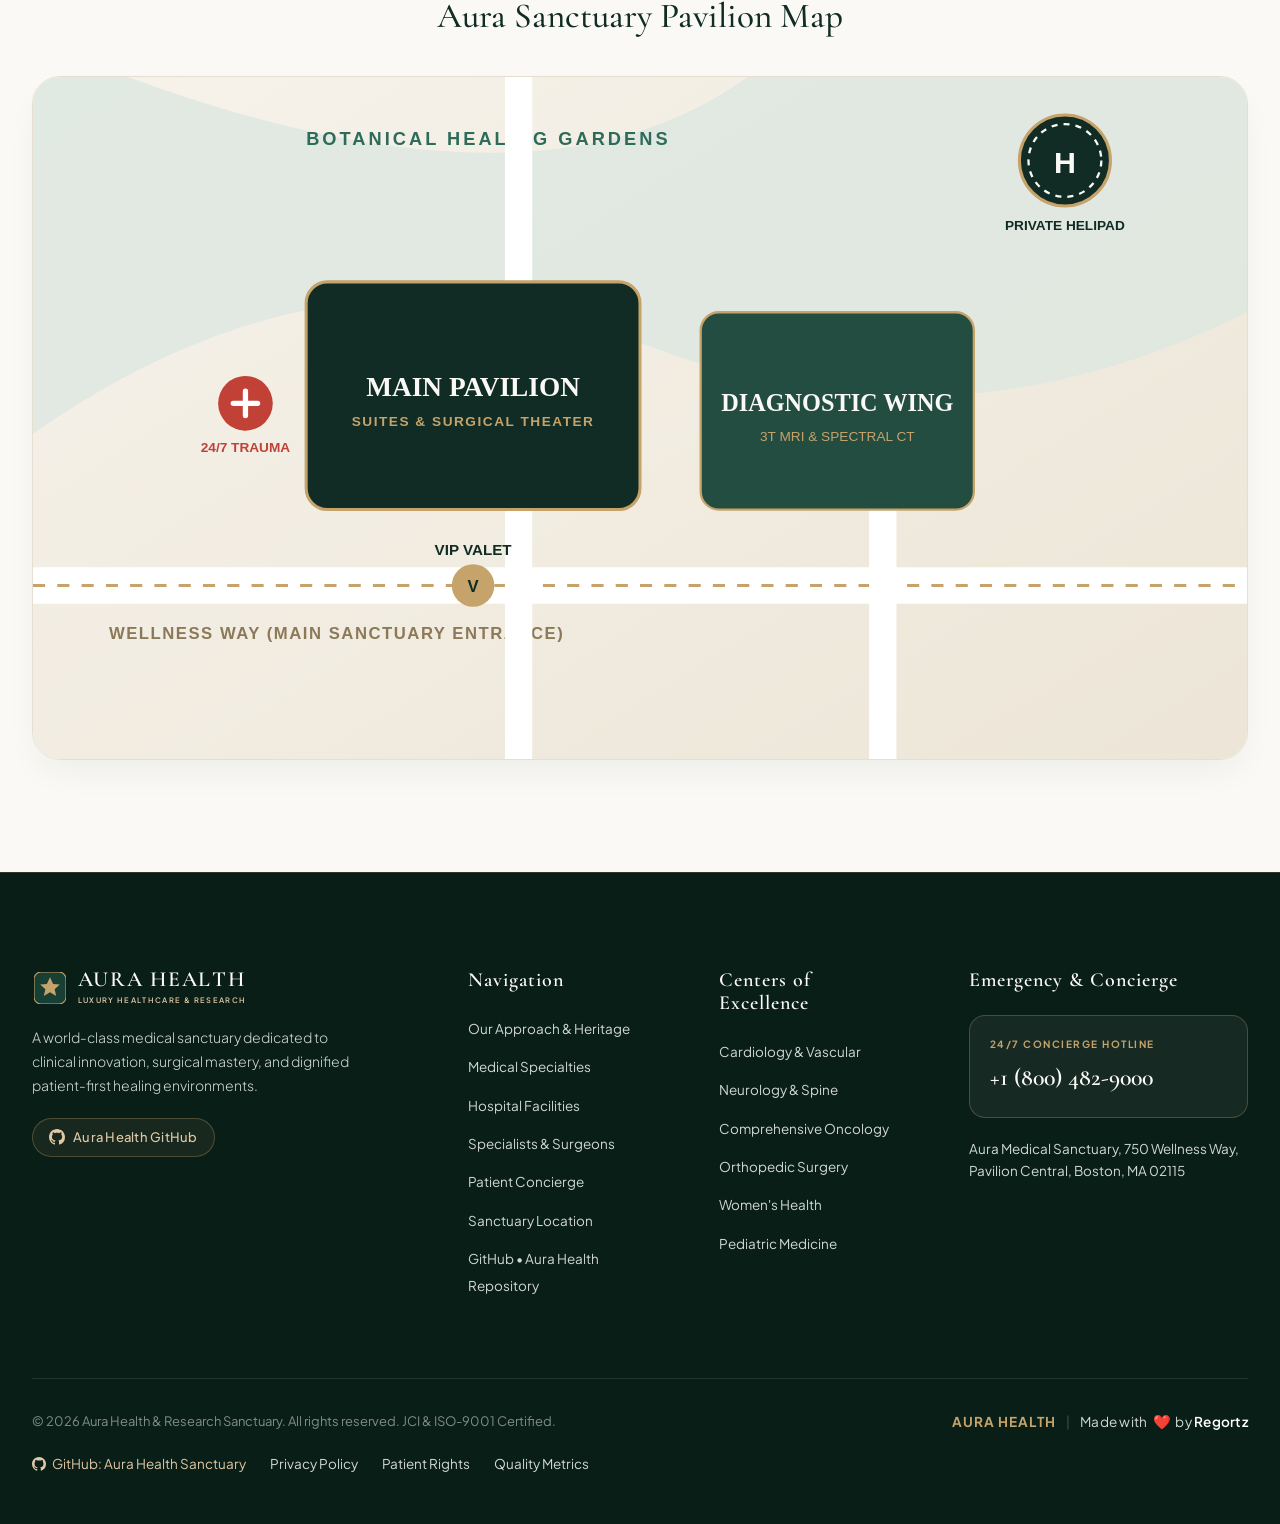
<file: contact.html>
<!DOCTYPE html>
<html lang="en">
<head>
  <meta charset="UTF-8">
  <meta name="viewport" content="width=device-width, initial-scale=1.0">
  <title>Sanctuary Location &amp; Contact | AURA Health</title>
  <meta name="description" content="Reach Aura Medical Sanctuary in Boston. 24/7 Emergency trauma hotline, international patient concierge desk, and campus directions.">
  <link rel="stylesheet" href="css/animations.css">
  <link rel="stylesheet" href="css/styles.css">
  <link rel="icon" type="image/svg+xml" href="data:image/svg+xml,%3Csvg xmlns='http://www.w3.org/2000/svg' viewBox='0 0 40 40'%3E%3Crect width='40' height='40' rx='10' fill='%23102C24'/%3E%3Cpath d='M20 8 L23 16 L31 16 L25 21 L27 29 L20 24 L13 29 L15 21 L9 16 L17 16 Z' fill='%23C5A36A'/%3E%3C/svg%3E">
</head>
<body class="page-fade-in">

  <!-- Header -->
    <!-- ========================================================================
       TOP NAVIGATION BAR — FLOATING LUXURY INSTRUMENT PANEL
       ======================================================================== -->
  <header class="site-header scrolled">
    <div class="container">
      <div class="header-container">
        
        <!-- Logo & Brand Crest -->
        <a href="index.html" class="brand-link" aria-label="Aura Healthcare Home">
          <div class="brand-crest">
            <svg width="36" height="36" viewBox="0 0 36 36" fill="none" xmlns="http://www.w3.org/2000/svg">
              <rect width="36" height="36" rx="10" fill="#183F34" stroke="#C5A36A" stroke-width="1.2"/>
              <path d="M18 6L21.5 13.5L29 14.2L23.2 19.3L25 27L18 22.8L11 27L12.8 19.3L7 14.2L14.5 13.5L18 6Z" fill="#C5A36A"/>
              <circle cx="18" cy="18" r="3.5" fill="#FAF9F6"/>
            </svg>
          </div>
          <div class="brand-text">
            <span class="brand-title">AURA HEALTH</span>
            <span class="brand-sub">SANCTUARY OF MEDICINE</span>
          </div>
        </a>

        <!-- Desktop Navigation Menu -->
        <nav aria-label="Main Navigation">
          <ul class="nav-menu">
            <li><a href="index.html" class="nav-link">Home</a></li>
            <li><a href="about.html" class="nav-link">Our Approach</a></li>
            <li><a href="specialties.html" class="nav-link">Specialties</a></li>
            <li><a href="facilities.html" class="nav-link">Facilities</a></li>
            <li><a href="doctors.html" class="nav-link">Doctors</a></li>
            <li><a href="patient-care.html" class="nav-link">Patient Care</a></li>
            <li><a href="contact.html" class="nav-link active">Contact</a></li>
          </ul>
        </nav>

        <!-- Action Buttons & Mobile Hamburger -->
        <div class="nav-actions">
          <a href="tel:+18004829000" class="nav-phone-pill" title="24/7 Dedicated Concierge Care Line">
            <svg width="14" height="14" viewBox="0 0 24 24" fill="none" stroke="currentColor" stroke-width="2.2" stroke-linecap="round" stroke-linejoin="round">
              <path d="M22 16.92v3a2 2 0 0 1-2.18 2 19.79 19.79 0 0 1-8.63-3.07 19.5 19.5 0 0 1-6-6 19.79 19.79 0 0 1-3.07-8.67A2 2 0 0 1 4.11 2h3a2 2 0 0 1 2 1.72 12.84 12.84 0 0 0 .7 2.81 2 2 0 0 1-.45 2.11L8.09 9.91a16 16 0 0 0 6 6l1.27-1.27a2 2 0 0 1 2.11-.45 12.84 12.84 0 0 0 2.81.7A2 2 0 0 1 22 16.92z"></path>
            </svg>
            <span class="phone-text">(800) 482-9000</span>
          </a>

          <a href="#appointment" class="nav-cta-btn btn-hover-shine" data-open-modal="appointment">
            <span class="cta-text-full">Book Appointment</span>
            <span class="cta-text-short">Book</span>
            <svg width="13" height="13" viewBox="0 0 24 24" fill="none" stroke="currentColor" stroke-width="2.5" stroke-linecap="round" stroke-linejoin="round">
              <polyline points="9 18 15 12 9 6"></polyline>
            </svg>
          </a>

          <!-- Mobile Menu Hamburger Button -->
          <button class="mobile-toggle" aria-label="Toggle navigation menu" id="mobile-menu-toggle">
            <svg width="22" height="22" viewBox="0 0 24 24" fill="none" stroke="currentColor" stroke-width="2.2" stroke-linecap="round" stroke-linejoin="round">
              <line x1="3" y1="12" x2="21" y2="12"></line>
              <line x1="3" y1="6" x2="21" y2="6"></line>
              <line x1="3" y1="18" x2="21" y2="18"></line>
            </svg>
          </button>
        </div>

      </div>
    </div>
  </header>

  <!-- ========================================================================
       LUXURY SLIDE-IN MOBILE NAVIGATION DRAWER
       ======================================================================== -->
  <div class="mobile-nav-backdrop" id="mobile-nav-backdrop" aria-hidden="true"></div>
  <aside class="mobile-nav-drawer" id="mobile-nav-drawer" aria-label="Mobile Navigation" aria-hidden="true">
    <div class="mobile-nav-header">
      <a href="index.html" class="brand-link">
        <div class="brand-crest">
          <svg width="32" height="32" viewBox="0 0 36 36" fill="none" xmlns="http://www.w3.org/2000/svg">
            <rect width="36" height="36" rx="10" fill="#183F34" stroke="#C5A36A" stroke-width="1.2"/>
            <path d="M18 6L21.5 13.5L29 14.2L23.2 19.3L25 27L18 22.8L11 27L12.8 19.3L7 14.2L14.5 13.5L18 6Z" fill="#C5A36A"/>
            <circle cx="18" cy="18" r="3.5" fill="#FAF9F6"/>
          </svg>
        </div>
        <div class="brand-text">
          <span class="brand-title" style="font-size: 1.15rem;">AURA HEALTH</span>
          <span class="brand-sub" style="font-size: 8px;">SANCTUARY OF MEDICINE</span>
        </div>
      </a>
      <button class="mobile-nav-close" id="mobile-nav-close" aria-label="Close menu">
        <svg width="20" height="20" viewBox="0 0 24 24" fill="none" stroke="currentColor" stroke-width="2.5" stroke-linecap="round" stroke-linejoin="round">
          <line x1="18" y1="6" x2="6" y2="18"></line>
          <line x1="6" y1="6" x2="18" y2="18"></line>
        </svg>
      </button>
    </div>

    <div class="mobile-nav-body">
      <nav class="mobile-nav-links">
        <a href="index.html" class="mobile-nav-item">
          <span>Home</span>
          <svg width="14" height="14" viewBox="0 0 24 24" fill="none" stroke="currentColor" stroke-width="2.2" stroke-linecap="round" stroke-linejoin="round"><polyline points="9 18 15 12 9 6"></polyline></svg>
        </a>
        <a href="about.html" class="mobile-nav-item">
          <span>Our Approach</span>
          <svg width="14" height="14" viewBox="0 0 24 24" fill="none" stroke="currentColor" stroke-width="2.2" stroke-linecap="round" stroke-linejoin="round"><polyline points="9 18 15 12 9 6"></polyline></svg>
        </a>
        <a href="specialties.html" class="mobile-nav-item">
          <span>Specialties</span>
          <svg width="14" height="14" viewBox="0 0 24 24" fill="none" stroke="currentColor" stroke-width="2.2" stroke-linecap="round" stroke-linejoin="round"><polyline points="9 18 15 12 9 6"></polyline></svg>
        </a>
        <a href="facilities.html" class="mobile-nav-item">
          <span>Facilities</span>
          <svg width="14" height="14" viewBox="0 0 24 24" fill="none" stroke="currentColor" stroke-width="2.2" stroke-linecap="round" stroke-linejoin="round"><polyline points="9 18 15 12 9 6"></polyline></svg>
        </a>
        <a href="doctors.html" class="mobile-nav-item">
          <span>Doctors</span>
          <svg width="14" height="14" viewBox="0 0 24 24" fill="none" stroke="currentColor" stroke-width="2.2" stroke-linecap="round" stroke-linejoin="round"><polyline points="9 18 15 12 9 6"></polyline></svg>
        </a>
        <a href="patient-care.html" class="mobile-nav-item">
          <span>Patient Care</span>
          <svg width="14" height="14" viewBox="0 0 24 24" fill="none" stroke="currentColor" stroke-width="2.2" stroke-linecap="round" stroke-linejoin="round"><polyline points="9 18 15 12 9 6"></polyline></svg>
        </a>
        <a href="contact.html" class="mobile-nav-item active">
          <span>Contact</span>
          <svg width="14" height="14" viewBox="0 0 24 24" fill="none" stroke="currentColor" stroke-width="2.2" stroke-linecap="round" stroke-linejoin="round"><polyline points="9 18 15 12 9 6"></polyline></svg>
        </a>
      </nav>

      <div class="mobile-nav-footer">
        <a href="tel:+18004829000" class="mobile-nav-phone">
          <svg width="18" height="18" viewBox="0 0 24 24" fill="none" stroke="currentColor" stroke-width="2.2" stroke-linecap="round" stroke-linejoin="round">
            <path d="M22 16.92v3a2 2 0 0 1-2.18 2 19.79 19.79 0 0 1-8.63-3.07 19.5 19.5 0 0 1-6-6 19.79 19.79 0 0 1-3.07-8.67A2 2 0 0 1 4.11 2h3a2 2 0 0 1 2 1.72 12.84 12.84 0 0 0 .7 2.81 2 2 0 0 1-.45 2.11L8.09 9.91a16 16 0 0 0 6 6l1.27-1.27a2 2 0 0 1 2.11-.45 12.84 12.84 0 0 0 2.81.7A2 2 0 0 1 22 16.92z"></path>
          </svg>
          <div>
            <div style="font-size: 10px; color: var(--gold-light); text-transform: uppercase; letter-spacing: 0.1em; font-weight: 600;">24/7 Concierge Hotline</div>
            <div style="font-size: 14.5px; font-weight: 700; color: #FAF9F6;">(800) 482-9000</div>
          </div>
        </a>

        <a href="#appointment" class="mobile-nav-cta btn-forest-pill btn-hover-shine" data-open-modal="appointment">
          <span>Schedule Consultation</span>
          <svg width="14" height="14" viewBox="0 0 24 24" fill="none" stroke="currentColor" stroke-width="2.5" stroke-linecap="round" stroke-linejoin="round">
            <polyline points="9 18 15 12 9 6"></polyline>
          </svg>
        </a>
      </div>
    </div>
  </aside>

    <!-- ========================================================================
       CINEMATIC LUXURY INNER PAGE HERO
       ======================================================================== -->
  <section class="inner-hero-cinematic">
    <!-- Atmospheric Photography Background & Dark Emerald Scrim -->
    <div class="inner-hero-bg">
      <img 
        src="https://images.unsplash.com/photo-1587351021759-3e566b6af7cc?auto=format&fit=crop&w=2200&q=85" 
        onerror="this.onerror=null; this.src='assets/lobby-hero.svg'" 
        alt="Sanctuary Pavilion Grounds and Botanical Access" 
        class="inner-hero-img"
      >
      <div class="inner-hero-scrim"></div>
      <div class="inner-hero-vignette"></div>
    </div>

    <div class="container inner-hero-container reveal">
      <!-- Breadcrumb Pill -->
      <nav class="breadcrumb-pill" aria-label="Breadcrumb Navigation">
        <a href="index.html" class="breadcrumb-home">
          <svg width="13" height="13" viewBox="0 0 24 24" fill="none" stroke="currentColor" stroke-width="2" stroke-linecap="round" stroke-linejoin="round"><path d="M3 9l9-7 9 7v11a2 2 0 0 1-2 2H5a2 2 0 0 1-2-2z"></path><polyline points="9 22 9 12 15 12 15 22"></polyline></svg>
          <span>Home</span>
        </a>
        <span class="breadcrumb-sep">/</span>
        <span class="breadcrumb-current">Sanctuary Location & Contact</span>
      </nav>

      <!-- Glowing Eyebrow Badge -->
      <div class="inner-hero-badge pulse-badge">
        <span class="hero-badge-dot"></span>
        <span>SANCTUARY PAVILION ACCESS</span>
      </div>

      <!-- Editorial Title -->
      <h1 class="inner-hero-title">
        Immediate Clinical Access &amp; Absolute Discretion
      </h1>

      <!-- Editorial Lead -->
      <p class="inner-hero-lead">
        Situated on 15 private wooded acres of botanical gardens in Boston. Our international concierge, emergency trauma team, and outpatient directors are available around the clock.
      </p>

      <!-- Trust & Key Feature Badges Ribbon -->
      <div class="inner-hero-ribbon">
        <div class="ribbon-pill">
          <svg width="16" height="16" viewBox="0 0 24 24" fill="none" stroke="currentColor" stroke-width="2.2" stroke-linecap="round" stroke-linejoin="round"><path d="M22 16.92v3a2 2 0 0 1-2.18 2 19.79 19.79 0 0 1-8.63-3.07 19.5 19.5 0 0 1-6-6 19.79 19.79 0 0 1-3.07-8.67A2 2 0 0 1 4.11 2h3a2 2 0 0 1 2 1.72 12.84 12.84 0 0 0 .7 2.81 2 2 0 0 1-.45 2.11L8.09 9.91a16 16 0 0 0 6 6l1.27-1.27a2 2 0 0 1 2.11-.45 12.84 12.84 0 0 0 2.81.7A2 2 0 0 1 22 16.92z"></path></svg>
          <span>24/7 International Care Hotline</span>
        </div>
        <div class="ribbon-pill">
          <svg width="16" height="16" viewBox="0 0 24 24" fill="none" stroke="currentColor" stroke-width="2.2" stroke-linecap="round" stroke-linejoin="round"><circle cx="12" cy="10" r="3"></circle><path d="M12 21.7C17.3 17 20 13 20 10a8 8 0 1 0-16 0c0 3 2.7 7 8 11.7z"></path></svg>
          <span>15-Acre Botanical Healing Grounds</span>
        </div>
        <div class="ribbon-pill">
          <svg width="16" height="16" viewBox="0 0 24 24" fill="none" stroke="currentColor" stroke-width="2.2" stroke-linecap="round" stroke-linejoin="round"><polygon points="13 2 3 14 12 14 11 22 21 10 12 10 13 2"></polygon></svg>
          <span>Immediate Trauma & Clinical Triage</span>
        </div>
      </div>
    </div>
  </section>

  <!-- Split Contact Pavilion -->
  <section style="padding: 3.5rem 0 7rem 0; background-color: var(--bg-ivory);">
    <div class="container">
      
      <!-- Live Status Bar -->
      <div style="background: var(--bg-beige-card); border: 1px solid var(--border-beige); border-radius: var(--radius-pill); padding: 0.75rem 2rem; display: flex; justify-content: space-between; align-items: center; flex-wrap: wrap; gap: 1rem; margin-bottom: 3.5rem;" class="reveal">
        <div style="display: flex; align-items: center; gap: 0.6rem; font-size: 13px; font-weight: 600; color: var(--forest-green);">
          <span style="width: 8px; height: 8px; border-radius: 50%; background: #22C55E; box-shadow: 0 0 8px #22C55E;"></span>
          <span>Emergency Department: Level 1 Trauma Active (Zero Wait)</span>
        </div>
        <div style="display: flex; align-items: center; gap: 0.6rem; font-size: 13px; font-weight: 600; color: var(--forest-green);">
          <span style="width: 8px; height: 8px; border-radius: 50%; background: #22C55E; box-shadow: 0 0 8px #22C55E;"></span>
          <span>Private Helipad: KBOS-AU Active</span>
        </div>
        <div style="display: flex; align-items: center; gap: 0.6rem; font-size: 13px; font-weight: 600; color: var(--forest-green);">
          <span style="width: 8px; height: 8px; border-radius: 50%; background: #22C55E; box-shadow: 0 0 8px #22C55E;"></span>
          <span>VIP Valet: Open 24/7</span>
        </div>
      </div>

      <div class="contact-pavilion-grid">
        
        <!-- Left: Deep Forest Info Card -->
        <div class="contact-info-card reveal-left">
          <span class="eyebrow eyebrow-gold">AURA SANCTUARY PAVILION</span>
          <h2 style="font-family: var(--font-serif); font-size: 2.2rem; color: #FAF9F6; margin-bottom: 1.5rem;">
            Direct Concierge Channels
          </h2>

          <div style="margin-bottom: 2rem;">
            <div style="font-size: 11px; text-transform: uppercase; letter-spacing: 0.15em; color: var(--gold-accent); margin-bottom: 0.35rem;">24/7 EMERGENCY &amp; ADMISSIONS</div>
            <a href="tel:+18004829000" style="font-family: var(--font-serif); font-size: 1.8rem; color: #FAF9F6; text-decoration: none; font-weight: 600;">+1 (800) 482-9000</a>
          </div>

          <div style="margin-bottom: 2rem;">
            <div style="font-size: 11px; text-transform: uppercase; letter-spacing: 0.15em; color: var(--gold-accent); margin-bottom: 0.35rem;">INTERNATIONAL EMBASSY CONCIERGE</div>
            <a href="tel:+18004829008" style="font-family: var(--font-serif); font-size: 1.4rem; color: #FAF9F6; text-decoration: none;">+1 (800) 482-9008</a>
          </div>

          <div style="margin-bottom: 2rem;">
            <div style="font-size: 11px; text-transform: uppercase; letter-spacing: 0.15em; color: var(--gold-accent); margin-bottom: 0.35rem;">SANCTUARY CAMPUS ADDRESS</div>
            <p style="font-size: 14.5px; color: var(--text-ivory-dim); line-height: 1.6;">
              Aura Medical Sanctuary &amp; Research Institute<br>
              750 Wellness Way, Pavilion Central<br>
              Boston, Massachusetts 02115, USA
            </p>
          </div>

          <div style="border-top: 1px solid rgba(255,255,255,0.12); padding-top: 1.5rem;">
            <div style="font-size: 11px; text-transform: uppercase; letter-spacing: 0.15em; color: var(--gold-accent); margin-bottom: 0.35rem;">PRIVATE HELIPAD COORDINATES</div>
            <p style="font-size: 13.5px; color: var(--text-ivory-dim); font-family: monospace;">
              42° 20' 18.6" N, 71° 06' 25.2" W (Elev. 45ft)
            </p>
          </div>
        </div>

        <!-- Right: Department Routing Form -->
        <div class="contact-form-card reveal-right">
          <span class="eyebrow">CONFIDENTIAL ROUTING</span>
          <h2 style="font-family: var(--font-serif); font-size: 2.2rem; color: var(--forest-green); margin-bottom: 0.75rem;">
            Inquire or Request Records Review
          </h2>
          <p style="font-size: 14px; color: var(--text-muted); margin-bottom: 2rem;">
            All inquiries are governed by HIPAA patient privacy and encrypted via 256-bit medical SSL.
          </p>

          <form id="contact-form">
            <div class="form-row">
              <div class="form-group">
                <label class="form-label" for="contact-name">Your Full Name *</label>
                <input type="text" id="contact-name" class="form-control" placeholder="e.g. Eleanor Vance" required>
              </div>
              <div class="form-group">
                <label class="form-label" for="contact-phone">Phone Number *</label>
                <input type="tel" id="contact-phone" class="form-control" placeholder="+1 (555) 000-0000" required>
              </div>
            </div>

            <div class="form-row">
              <div class="form-group">
                <label class="form-label" for="contact-email">Email Address *</label>
                <input type="email" id="contact-email" class="form-control" placeholder="patient@example.com" required>
              </div>
              <div class="form-group">
                <label class="form-label" for="contact-routing">Inquiry Nature *</label>
                <select id="contact-routing" class="form-control" required>
                  <option value="New Consultation">New Specialist Consultation</option>
                  <option value="Second Opinion">48-Hour Remote Second Opinion</option>
                  <option value="International Concierge">International Patient Logistics</option>
                  <option value="Executive Health">Executive Health Day Assessment</option>
                  <option value="Physician Referral">Referring Physician Dossier</option>
                </select>
              </div>
            </div>

            <div class="form-group">
              <label class="form-label" for="contact-message">Medical Summary or Inquiries *</label>
              <textarea id="contact-message" class="form-control" rows="4" placeholder="Please outline your clinical inquiry, preferred dates, or specific physician requests..." required></textarea>
            </div>

            <button type="submit" class="btn-forest-pill btn-hover-shine" style="width: 100%; justify-content: center; margin-top: 0.5rem;">
              <span>Submit Confidential Message</span>
              <svg width="16" height="16" viewBox="0 0 24 24" fill="none" stroke="currentColor" stroke-width="2.5">
                <line x1="22" y1="2" x2="11" y2="13"></line>
                <polygon points="22 2 15 22 11 13 2 9 22 2"></polygon>
              </svg>
            </button>
          </form>
        </div>

      </div>

      <!-- Campus Map Vector Graphic -->
      <div style="margin-top: 5rem;" class="reveal">
        <div style="text-align: center; max-width: 600px; margin: 0 auto 2.5rem auto;">
          <span class="eyebrow">CAMPUS NAVIGATION</span>
          <h2 style="font-family: var(--font-serif); font-size: 2.2rem; color: var(--forest-green);">
            Aura Sanctuary Pavilion Map
          </h2>
        </div>
        <div style="width: 100%; aspect-ratio: 16 / 9; border-radius: var(--radius-card); overflow: hidden; border: 1px solid var(--border-beige); box-shadow: var(--shadow-card);">
          <img src="assets/campus-map.svg" alt="Aura Hospital Campus Map" style="width: 100%; height: 100%; object-fit: cover;">
        </div>
      </div>

    </div>
  </section>

  <!-- Footer -->
  <footer class="site-footer" id="contact">
    <div class="container">
      <div class="footer-top-grid">
        <div>
          <a href="index.html" class="brand-link">
            <div class="brand-crest">
              <svg width="34" height="34" viewBox="0 0 36 36" fill="none">
                <rect width="36" height="36" rx="8" fill="#183F34" stroke="#C5A36A" stroke-width="1.2"/>
                <path d="M18 6L21.5 13.5L29 14.2L23.2 19.3L25 27L18 22.8L11 27L12.8 19.3L7 14.2L14.5 13.5L18 6Z" fill="#C5A36A"/>
              </svg>
            </div>
            <div class="brand-text">
              <span class="brand-title" style="font-size: 1.35rem;">AURA HEALTH</span>
              <span class="brand-sub">LUXURY HEALTHCARE &amp; RESEARCH</span>
            </div>
          </a>
          <p class="footer-brand-desc">
            A world-class medical sanctuary dedicated to clinical innovation, surgical mastery, and dignified patient-first healing environments.
          </p>
          <div class="footer-repo-wrapper" style="margin-top: 1.25rem;">
            <a href="https://github.com/Rachit246-art/Hospital1.git" target="_blank" rel="noopener noreferrer" class="footer-repo-badge" aria-label="Aura Health &amp; Research Sanctuary GitHub Repository">
              <svg width="16" height="16" viewBox="0 0 24 24" fill="currentColor" aria-hidden="true">
                <path d="M12 0C5.37 0 0 5.37 0 12c0 5.31 3.435 9.795 8.205 11.385.6.105.825-.255.825-.57 0-.285-.015-1.23-.015-2.235-3.015.555-3.795-.735-4.035-1.41-.135-.345-.72-1.41-1.23-1.695-.42-.225-1.02-.78-.015-.795.945-.015 1.62.87 1.845 1.23 1.08 1.815 2.805 1.305 3.495.99.105-.78.42-1.305.765-1.605-2.67-.3-5.46-1.335-5.46-5.925 0-1.305.465-2.385 1.23-3.225-.12-.3-.54-1.53.12-3.18 0 0 1.005-.315 3.3 1.23.96-.27 1.98-.405 3-.405s2.04.135 3 .405c2.295-1.56 3.3-1.23 3.3-1.23.66 1.65.24 2.88.12 3.18.765.84 1.23 1.905 1.23 3.225 0 4.605-2.805 5.625-5.475 5.925.435.375.81 1.095.81 2.22 0 1.605-.015 2.895-.015 3.3 0 .315.225.69.825.57A12.02 12.02 0 0024 12c0-6.63-5.37-12-12-12z"/>
              </svg>
              <span>Aura Health GitHub</span>
            </a>
          </div>
        </div>

        <div>
          <h4 class="footer-heading">Navigation</h4>
          <ul class="footer-links-list">
            <li><a href="about.html" class="footer-link">Our Approach &amp; Heritage</a></li>
            <li><a href="specialties.html" class="footer-link">Medical Specialties</a></li>
            <li><a href="facilities.html" class="footer-link">Hospital Facilities</a></li>
            <li><a href="doctors.html" class="footer-link">Specialists &amp; Surgeons</a></li>
            <li><a href="patient-care.html" class="footer-link">Patient Concierge</a></li>
            <li><a href="contact.html" class="footer-link">Sanctuary Location</a></li>
            <li><a href="https://github.com/Rachit246-art/Hospital1.git" target="_blank" rel="noopener noreferrer" class="footer-link">GitHub &bull; Aura Health Repository</a></li>
          </ul>
        </div>

        <div>
          <h4 class="footer-heading">Centers of Excellence</h4>
          <ul class="footer-links-list">
            <li><a href="specialties.html#cardiology" class="footer-link">Cardiology &amp; Vascular</a></li>
            <li><a href="specialties.html#neurology" class="footer-link">Neurology &amp; Spine</a></li>
            <li><a href="specialties.html#oncology" class="footer-link">Comprehensive Oncology</a></li>
            <li><a href="specialties.html#orthopedics" class="footer-link">Orthopedic Surgery</a></li>
            <li><a href="specialties.html#womens-health" class="footer-link">Women's Health</a></li>
            <li><a href="specialties.html#pediatrics" class="footer-link">Pediatric Medicine</a></li>
          </ul>
        </div>

        <div>
          <h4 class="footer-heading">Emergency &amp; Concierge</h4>
          <div class="footer-emergency-box">
            <div class="footer-emergency-label">24/7 CONCIERGE HOTLINE</div>
            <a href="tel:+18004829000" class="footer-emergency-phone">+1 (800) 482-9000</a>
          </div>
          <p style="font-size: 13.5px; color: var(--text-ivory-dim); line-height: 1.6;">
            Aura Medical Sanctuary, 750 Wellness Way,<br>
            Pavilion Central, Boston, MA 02115
          </p>
        </div>
      </div>

      <div class="footer-bottom">
        <div>&copy; 2026 Aura Health &amp; Research Sanctuary. All rights reserved. JCI &amp; ISO-9001 Certified.</div>
        <div class="footer-credit">
          <span class="credit-brand">AURA HEALTH</span>
          <span class="credit-divider">|</span>
          <span class="credit-text">Made with <span class="credit-heart" aria-hidden="true" style="color: #ff385c; display: inline-block; margin: 0 3px;">❤️</span> by <span class="credit-author">Regortz</span></span>
        </div>
        <div class="footer-bottom-links">
          <a href="https://github.com/Rachit246-art/Hospital1.git" target="_blank" rel="noopener noreferrer" class="footer-link footer-github-link" title="AURA Health &amp; Research Sanctuary on GitHub">
            <svg width="14" height="14" viewBox="0 0 24 24" fill="currentColor" aria-hidden="true"><path d="M12 0C5.37 0 0 5.37 0 12c0 5.31 3.435 9.795 8.205 11.385.6.105.825-.255.825-.57 0-.285-.015-1.23-.015-2.235-3.015.555-3.795-.735-4.035-1.41-.135-.345-.72-1.41-1.23-1.695-.42-.225-1.02-.78-.015-.795.945-.015 1.62.87 1.845 1.23 1.08 1.815 2.805 1.305 3.495.99.105-.78.42-1.305.765-1.605-2.67-.3-5.46-1.335-5.46-5.925 0-1.305.465-2.385 1.23-3.225-.12-.3-.54-1.53.12-3.18 0 0 1.005-.315 3.3 1.23.96-.27 1.98-.405 3-.405s2.04.135 3 .405c2.295-1.56 3.3-1.23 3.3-1.23.66 1.65.24 2.88.12 3.18.765.84 1.23 1.905 1.23 3.225 0 4.605-2.805 5.625-5.475 5.925.435.375.81 1.095.81 2.22 0 1.605-.015 2.895-.015 3.3 0 .315.225.69.825.57A12.02 12.02 0 0024 12c0-6.63-5.37-12-12-12z"/></svg>
            GitHub: Aura Health Sanctuary
          </a>
          <a href="contact.html" class="footer-link">Privacy Policy</a>
          <a href="contact.html" class="footer-link">Patient Rights</a>
          <a href="contact.html" class="footer-link">Quality Metrics</a>
        </div>
      </div>
    </div>
  </footer>

  <!-- Appointment Modal -->
  <div class="modal-backdrop" id="appointment-modal" role="dialog" aria-modal="true" aria-labelledby="modal-title">
    <div class="modal-dialog">
      <button class="modal-close-btn" id="close-appointment-modal" aria-label="Close dialog">
        <svg width="18" height="18" viewBox="0 0 24 24" fill="none" stroke="currentColor" stroke-width="2.5">
          <line x1="18" y1="6" x2="6" y2="18"></line>
          <line x1="6" y1="6" x2="18" y2="18"></line>
        </svg>
      </button>

      <span class="eyebrow">PRIVATE CONSULTATION</span>
      <h2 id="modal-title" style="font-size: 2.2rem; color: var(--forest-green); margin-bottom: 0.75rem;">Schedule an Appointment</h2>
      <p style="font-size: 14px; color: var(--text-muted); margin-bottom: 2rem;">
        Please complete this confidential request. A dedicated Aura Medical Concierge will contact you within 2 business hours.
      </p>

      <form id="appointment-form">
        <div class="form-row">
          <div class="form-group">
            <label class="form-label" for="patient-name">Full Patient Name *</label>
            <input type="text" id="patient-name" class="form-control" placeholder="e.g. Eleanor Vance" required>
          </div>
          <div class="form-group">
            <label class="form-label" for="patient-phone">Phone Number *</label>
            <input type="tel" id="patient-phone" class="form-control" placeholder="+1 (555) 000-0000" required>
          </div>
        </div>

        <div class="form-row">
          <div class="form-group">
            <label class="form-label" for="patient-email">Email Address *</label>
            <input type="email" id="patient-email" class="form-control" placeholder="patient@example.com" required>
          </div>
          <div class="form-group">
            <label class="form-label" for="patient-dept">Preferred Department *</label>
            <select id="patient-dept" class="form-control" required>
              <option value="Cardiology">Cardiology &amp; Vascular Health</option>
              <option value="Neurology">Neurology &amp; Neurosurgery</option>
              <option value="Oncology">Comprehensive Oncology</option>
              <option value="Orthopedics">Orthopedics &amp; Joint Surgery</option>
              <option value="Womens Health">Women's &amp; Maternal Health</option>
              <option value="Pediatrics">Pediatric &amp; Neonatal Care</option>
              <option value="Executive Health">Executive Health Assessment</option>
            </select>
          </div>
        </div>

        <div class="form-group">
          <label class="form-label" for="patient-notes">Clinical Notes (Optional)</label>
          <textarea id="patient-notes" class="form-control" rows="3" placeholder="Briefly describe your medical concerns..."></textarea>
        </div>

        <button type="submit" class="btn-forest-pill btn-hover-shine" style="width: 100%; justify-content: center;">
          <span>Confirm Consultation Request</span>
          <svg width="16" height="16" viewBox="0 0 24 24" fill="none" stroke="currentColor" stroke-width="2.5">
            <polyline points="9 18 15 12 9 6"></polyline>
          </svg>
        </button>
      </form>
    </div>
  </div>

  <script src="js/app.js"></script>
</body>
</html>
</file>
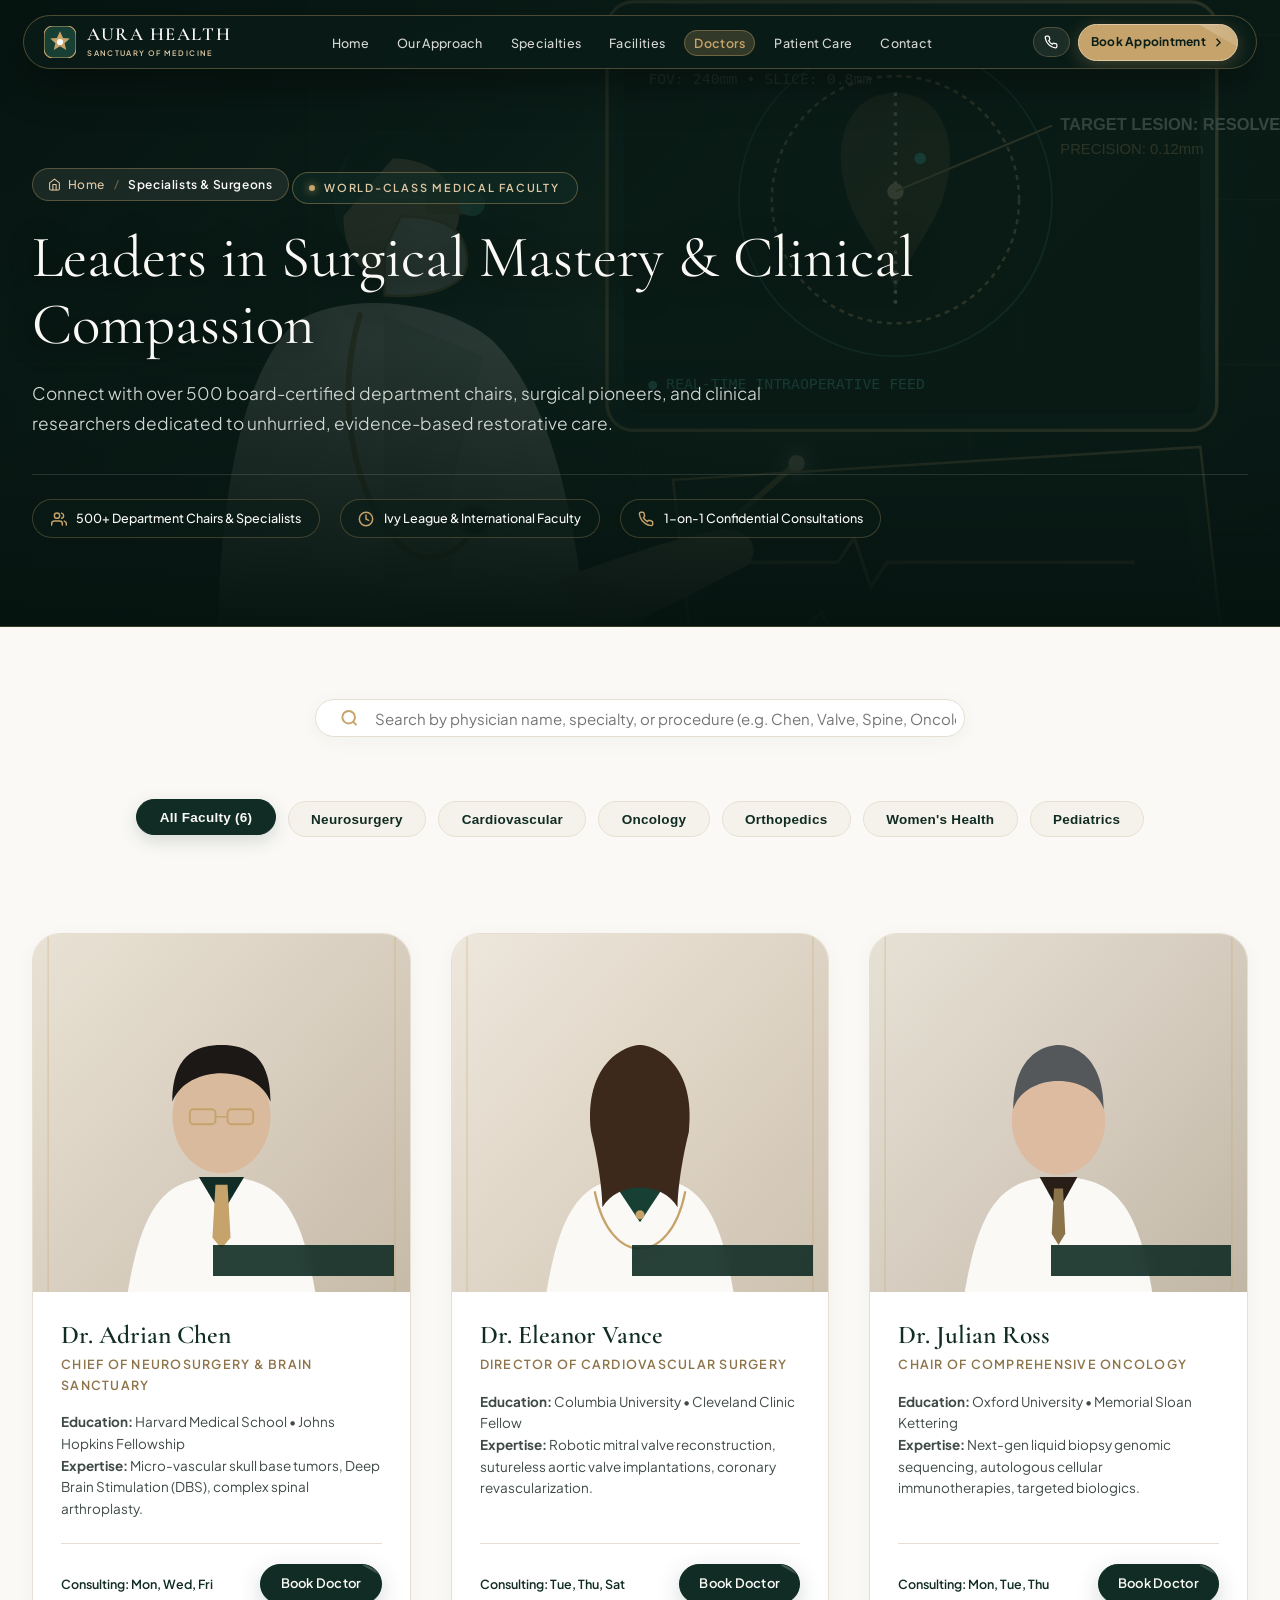
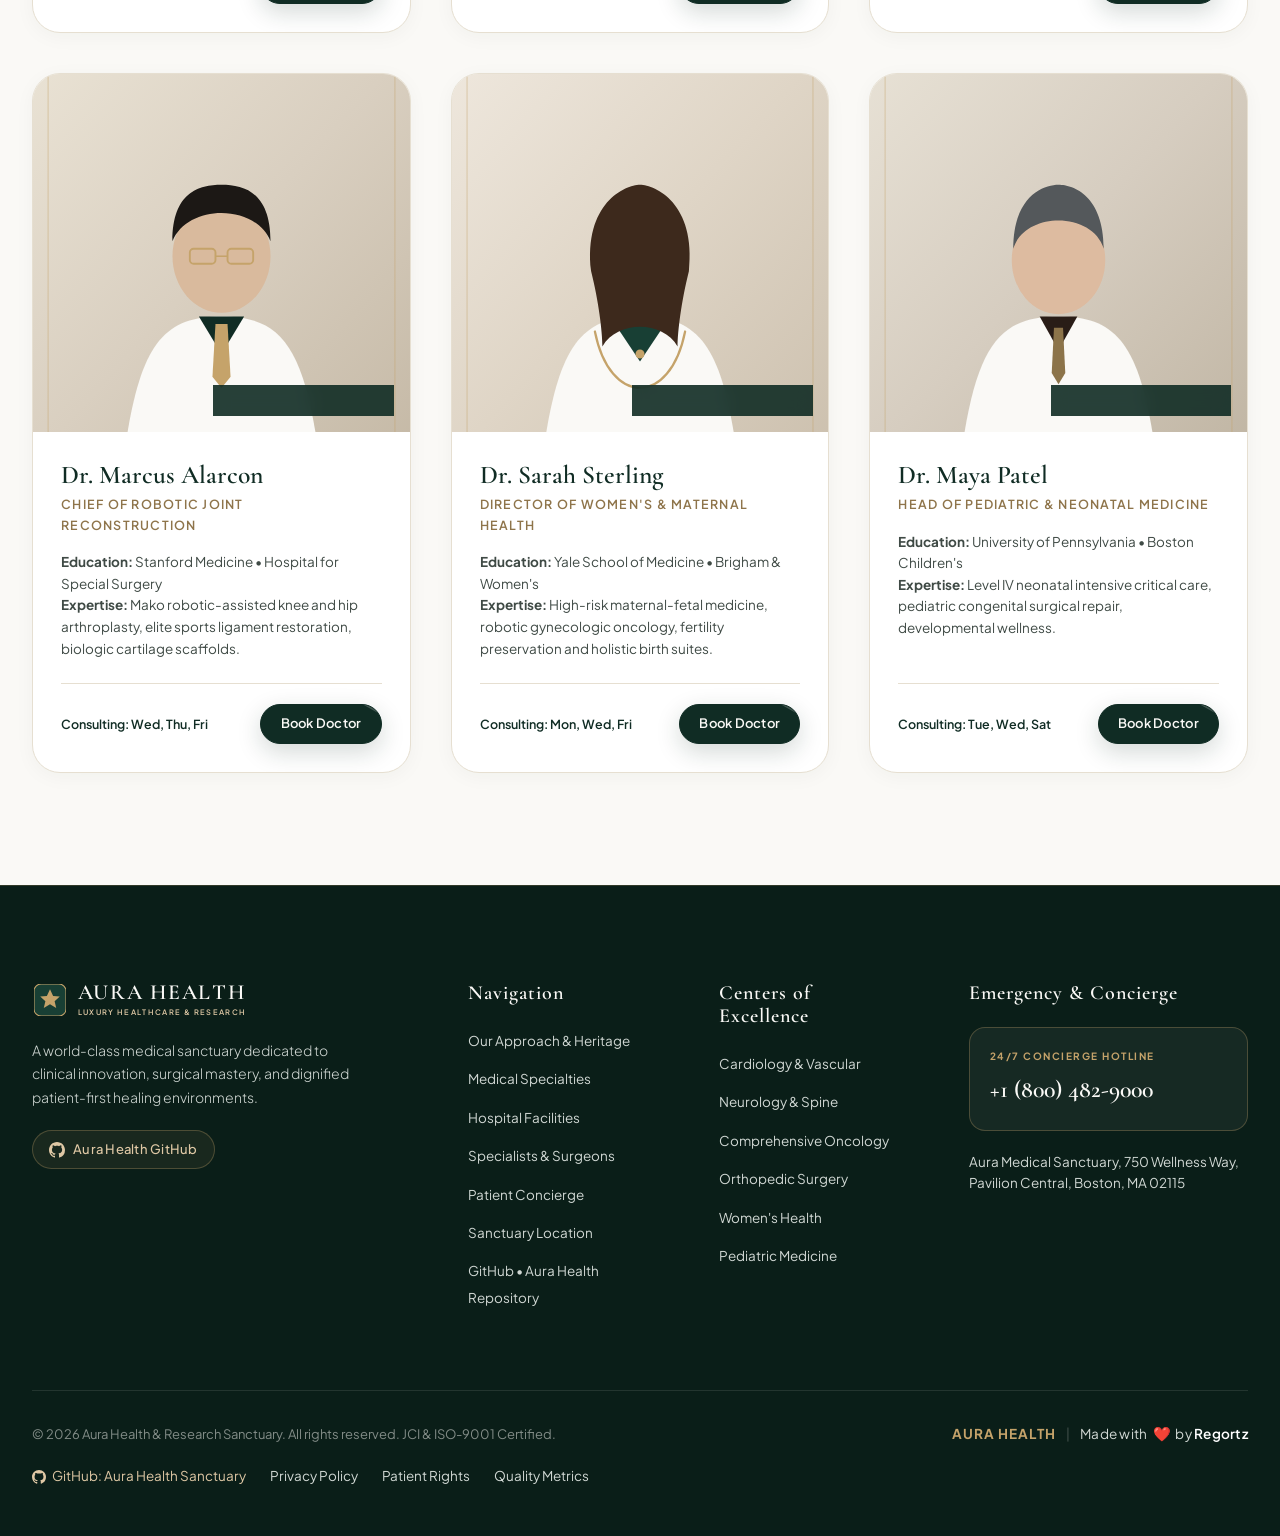
<file: doctors.html>
<!DOCTYPE html>
<html lang="en">
<head>
  <meta charset="UTF-8">
  <meta name="viewport" content="width=device-width, initial-scale=1.0">
  <title>Specialists &amp; Surgeons Directory | AURA Health</title>
  <meta name="description" content="Connect with over 500 board-certified department chairs, surgeon-scientists, and specialists at Aura Health Sanctuary.">
  <link rel="stylesheet" href="css/animations.css">
  <link rel="stylesheet" href="css/styles.css">
  <link rel="icon" type="image/svg+xml" href="data:image/svg+xml,%3Csvg xmlns='http://www.w3.org/2000/svg' viewBox='0 0 40 40'%3E%3Crect width='40' height='40' rx='10' fill='%23102C24'/%3E%3Cpath d='M20 8 L23 16 L31 16 L25 21 L27 29 L20 24 L13 29 L15 21 L9 16 L17 16 Z' fill='%23C5A36A'/%3E%3C/svg%3E">
</head>
<body class="page-fade-in">

  <!-- Header -->
    <!-- ========================================================================
       TOP NAVIGATION BAR — FLOATING LUXURY INSTRUMENT PANEL
       ======================================================================== -->
  <header class="site-header scrolled">
    <div class="container">
      <div class="header-container">
        
        <!-- Logo & Brand Crest -->
        <a href="index.html" class="brand-link" aria-label="Aura Healthcare Home">
          <div class="brand-crest">
            <svg width="36" height="36" viewBox="0 0 36 36" fill="none" xmlns="http://www.w3.org/2000/svg">
              <rect width="36" height="36" rx="10" fill="#183F34" stroke="#C5A36A" stroke-width="1.2"/>
              <path d="M18 6L21.5 13.5L29 14.2L23.2 19.3L25 27L18 22.8L11 27L12.8 19.3L7 14.2L14.5 13.5L18 6Z" fill="#C5A36A"/>
              <circle cx="18" cy="18" r="3.5" fill="#FAF9F6"/>
            </svg>
          </div>
          <div class="brand-text">
            <span class="brand-title">AURA HEALTH</span>
            <span class="brand-sub">SANCTUARY OF MEDICINE</span>
          </div>
        </a>

        <!-- Desktop Navigation Menu -->
        <nav aria-label="Main Navigation">
          <ul class="nav-menu">
            <li><a href="index.html" class="nav-link">Home</a></li>
            <li><a href="about.html" class="nav-link">Our Approach</a></li>
            <li><a href="specialties.html" class="nav-link">Specialties</a></li>
            <li><a href="facilities.html" class="nav-link">Facilities</a></li>
            <li><a href="doctors.html" class="nav-link active">Doctors</a></li>
            <li><a href="patient-care.html" class="nav-link">Patient Care</a></li>
            <li><a href="contact.html" class="nav-link">Contact</a></li>
          </ul>
        </nav>

        <!-- Action Buttons & Mobile Hamburger -->
        <div class="nav-actions">
          <a href="tel:+18004829000" class="nav-phone-pill" title="24/7 Dedicated Concierge Care Line">
            <svg width="14" height="14" viewBox="0 0 24 24" fill="none" stroke="currentColor" stroke-width="2.2" stroke-linecap="round" stroke-linejoin="round">
              <path d="M22 16.92v3a2 2 0 0 1-2.18 2 19.79 19.79 0 0 1-8.63-3.07 19.5 19.5 0 0 1-6-6 19.79 19.79 0 0 1-3.07-8.67A2 2 0 0 1 4.11 2h3a2 2 0 0 1 2 1.72 12.84 12.84 0 0 0 .7 2.81 2 2 0 0 1-.45 2.11L8.09 9.91a16 16 0 0 0 6 6l1.27-1.27a2 2 0 0 1 2.11-.45 12.84 12.84 0 0 0 2.81.7A2 2 0 0 1 22 16.92z"></path>
            </svg>
            <span class="phone-text">(800) 482-9000</span>
          </a>

          <a href="#appointment" class="nav-cta-btn btn-hover-shine" data-open-modal="appointment">
            <span class="cta-text-full">Book Appointment</span>
            <span class="cta-text-short">Book</span>
            <svg width="13" height="13" viewBox="0 0 24 24" fill="none" stroke="currentColor" stroke-width="2.5" stroke-linecap="round" stroke-linejoin="round">
              <polyline points="9 18 15 12 9 6"></polyline>
            </svg>
          </a>

          <!-- Mobile Menu Hamburger Button -->
          <button class="mobile-toggle" aria-label="Toggle navigation menu" id="mobile-menu-toggle">
            <svg width="22" height="22" viewBox="0 0 24 24" fill="none" stroke="currentColor" stroke-width="2.2" stroke-linecap="round" stroke-linejoin="round">
              <line x1="3" y1="12" x2="21" y2="12"></line>
              <line x1="3" y1="6" x2="21" y2="6"></line>
              <line x1="3" y1="18" x2="21" y2="18"></line>
            </svg>
          </button>
        </div>

      </div>
    </div>
  </header>

  <!-- ========================================================================
       LUXURY SLIDE-IN MOBILE NAVIGATION DRAWER
       ======================================================================== -->
  <div class="mobile-nav-backdrop" id="mobile-nav-backdrop" aria-hidden="true"></div>
  <aside class="mobile-nav-drawer" id="mobile-nav-drawer" aria-label="Mobile Navigation" aria-hidden="true">
    <div class="mobile-nav-header">
      <a href="index.html" class="brand-link">
        <div class="brand-crest">
          <svg width="32" height="32" viewBox="0 0 36 36" fill="none" xmlns="http://www.w3.org/2000/svg">
            <rect width="36" height="36" rx="10" fill="#183F34" stroke="#C5A36A" stroke-width="1.2"/>
            <path d="M18 6L21.5 13.5L29 14.2L23.2 19.3L25 27L18 22.8L11 27L12.8 19.3L7 14.2L14.5 13.5L18 6Z" fill="#C5A36A"/>
            <circle cx="18" cy="18" r="3.5" fill="#FAF9F6"/>
          </svg>
        </div>
        <div class="brand-text">
          <span class="brand-title" style="font-size: 1.15rem;">AURA HEALTH</span>
          <span class="brand-sub" style="font-size: 8px;">SANCTUARY OF MEDICINE</span>
        </div>
      </a>
      <button class="mobile-nav-close" id="mobile-nav-close" aria-label="Close menu">
        <svg width="20" height="20" viewBox="0 0 24 24" fill="none" stroke="currentColor" stroke-width="2.5" stroke-linecap="round" stroke-linejoin="round">
          <line x1="18" y1="6" x2="6" y2="18"></line>
          <line x1="6" y1="6" x2="18" y2="18"></line>
        </svg>
      </button>
    </div>

    <div class="mobile-nav-body">
      <nav class="mobile-nav-links">
        <a href="index.html" class="mobile-nav-item">
          <span>Home</span>
          <svg width="14" height="14" viewBox="0 0 24 24" fill="none" stroke="currentColor" stroke-width="2.2" stroke-linecap="round" stroke-linejoin="round"><polyline points="9 18 15 12 9 6"></polyline></svg>
        </a>
        <a href="about.html" class="mobile-nav-item">
          <span>Our Approach</span>
          <svg width="14" height="14" viewBox="0 0 24 24" fill="none" stroke="currentColor" stroke-width="2.2" stroke-linecap="round" stroke-linejoin="round"><polyline points="9 18 15 12 9 6"></polyline></svg>
        </a>
        <a href="specialties.html" class="mobile-nav-item">
          <span>Specialties</span>
          <svg width="14" height="14" viewBox="0 0 24 24" fill="none" stroke="currentColor" stroke-width="2.2" stroke-linecap="round" stroke-linejoin="round"><polyline points="9 18 15 12 9 6"></polyline></svg>
        </a>
        <a href="facilities.html" class="mobile-nav-item">
          <span>Facilities</span>
          <svg width="14" height="14" viewBox="0 0 24 24" fill="none" stroke="currentColor" stroke-width="2.2" stroke-linecap="round" stroke-linejoin="round"><polyline points="9 18 15 12 9 6"></polyline></svg>
        </a>
        <a href="doctors.html" class="mobile-nav-item active">
          <span>Doctors</span>
          <svg width="14" height="14" viewBox="0 0 24 24" fill="none" stroke="currentColor" stroke-width="2.2" stroke-linecap="round" stroke-linejoin="round"><polyline points="9 18 15 12 9 6"></polyline></svg>
        </a>
        <a href="patient-care.html" class="mobile-nav-item">
          <span>Patient Care</span>
          <svg width="14" height="14" viewBox="0 0 24 24" fill="none" stroke="currentColor" stroke-width="2.2" stroke-linecap="round" stroke-linejoin="round"><polyline points="9 18 15 12 9 6"></polyline></svg>
        </a>
        <a href="contact.html" class="mobile-nav-item">
          <span>Contact</span>
          <svg width="14" height="14" viewBox="0 0 24 24" fill="none" stroke="currentColor" stroke-width="2.2" stroke-linecap="round" stroke-linejoin="round"><polyline points="9 18 15 12 9 6"></polyline></svg>
        </a>
      </nav>

      <div class="mobile-nav-footer">
        <a href="tel:+18004829000" class="mobile-nav-phone">
          <svg width="18" height="18" viewBox="0 0 24 24" fill="none" stroke="currentColor" stroke-width="2.2" stroke-linecap="round" stroke-linejoin="round">
            <path d="M22 16.92v3a2 2 0 0 1-2.18 2 19.79 19.79 0 0 1-8.63-3.07 19.5 19.5 0 0 1-6-6 19.79 19.79 0 0 1-3.07-8.67A2 2 0 0 1 4.11 2h3a2 2 0 0 1 2 1.72 12.84 12.84 0 0 0 .7 2.81 2 2 0 0 1-.45 2.11L8.09 9.91a16 16 0 0 0 6 6l1.27-1.27a2 2 0 0 1 2.11-.45 12.84 12.84 0 0 0 2.81.7A2 2 0 0 1 22 16.92z"></path>
          </svg>
          <div>
            <div style="font-size: 10px; color: var(--gold-light); text-transform: uppercase; letter-spacing: 0.1em; font-weight: 600;">24/7 Concierge Hotline</div>
            <div style="font-size: 14.5px; font-weight: 700; color: #FAF9F6;">(800) 482-9000</div>
          </div>
        </a>

        <a href="#appointment" class="mobile-nav-cta btn-forest-pill btn-hover-shine" data-open-modal="appointment">
          <span>Schedule Consultation</span>
          <svg width="14" height="14" viewBox="0 0 24 24" fill="none" stroke="currentColor" stroke-width="2.5" stroke-linecap="round" stroke-linejoin="round">
            <polyline points="9 18 15 12 9 6"></polyline>
          </svg>
        </a>
      </div>
    </div>
  </aside>

    <!-- ========================================================================
       CINEMATIC LUXURY INNER PAGE HERO
       ======================================================================== -->
  <section class="inner-hero-cinematic">
    <!-- Atmospheric Photography Background & Dark Emerald Scrim -->
    <div class="inner-hero-bg">
      <img 
        src="https://images.unsplash.com/photo-1622253692010-333f2da6031d?auto=format&fit=crop&w=2200&q=85" 
        onerror="this.onerror=null; this.src='assets/doctor-tech.svg'" 
        alt="Specialist Physicians in Consultation Pavilion" 
        class="inner-hero-img"
      >
      <div class="inner-hero-scrim"></div>
      <div class="inner-hero-vignette"></div>
    </div>

    <div class="container inner-hero-container reveal">
      <!-- Breadcrumb Pill -->
      <nav class="breadcrumb-pill" aria-label="Breadcrumb Navigation">
        <a href="index.html" class="breadcrumb-home">
          <svg width="13" height="13" viewBox="0 0 24 24" fill="none" stroke="currentColor" stroke-width="2" stroke-linecap="round" stroke-linejoin="round"><path d="M3 9l9-7 9 7v11a2 2 0 0 1-2 2H5a2 2 0 0 1-2-2z"></path><polyline points="9 22 9 12 15 12 15 22"></polyline></svg>
          <span>Home</span>
        </a>
        <span class="breadcrumb-sep">/</span>
        <span class="breadcrumb-current">Specialists & Surgeons</span>
      </nav>

      <!-- Glowing Eyebrow Badge -->
      <div class="inner-hero-badge pulse-badge">
        <span class="hero-badge-dot"></span>
        <span>WORLD-CLASS MEDICAL FACULTY</span>
      </div>

      <!-- Editorial Title -->
      <h1 class="inner-hero-title">
        Leaders in Surgical Mastery &amp; Clinical Compassion
      </h1>

      <!-- Editorial Lead -->
      <p class="inner-hero-lead">
        Connect with over 500 board-certified department chairs, surgical pioneers, and clinical researchers dedicated to unhurried, evidence-based restorative care.
      </p>

      <!-- Trust & Key Feature Badges Ribbon -->
      <div class="inner-hero-ribbon">
        <div class="ribbon-pill">
          <svg width="16" height="16" viewBox="0 0 24 24" fill="none" stroke="currentColor" stroke-width="2.2" stroke-linecap="round" stroke-linejoin="round"><path d="M17 21v-2a4 4 0 0 0-4-4H5a4 4 0 0 0-4 4v2"></path><circle cx="9" cy="7" r="4"></circle><path d="M23 21v-2a4 4 0 0 0-3-3.87"></path><path d="M16 3.13a4 4 0 0 1 0 7.75"></path></svg>
          <span>500+ Department Chairs & Specialists</span>
        </div>
        <div class="ribbon-pill">
          <svg width="16" height="16" viewBox="0 0 24 24" fill="none" stroke="currentColor" stroke-width="2.2" stroke-linecap="round" stroke-linejoin="round"><circle cx="12" cy="12" r="10"></circle><polyline points="12 6 12 12 16 14"></polyline></svg>
          <span>Ivy League & International Faculty</span>
        </div>
        <div class="ribbon-pill">
          <svg width="16" height="16" viewBox="0 0 24 24" fill="none" stroke="currentColor" stroke-width="2.2" stroke-linecap="round" stroke-linejoin="round"><path d="M22 16.92v3a2 2 0 0 1-2.18 2 19.79 19.79 0 0 1-8.63-3.07 19.5 19.5 0 0 1-6-6 19.79 19.79 0 0 1-3.07-8.67A2 2 0 0 1 4.11 2h3a2 2 0 0 1 2 1.72 12.84 12.84 0 0 0 .7 2.81 2 2 0 0 1-.45 2.11L8.09 9.91a16 16 0 0 0 6 6l1.27-1.27a2 2 0 0 1 2.11-.45 12.84 12.84 0 0 0 2.81.7A2 2 0 0 1 22 16.92z"></path></svg>
          <span>1-on-1 Confidential Consultations</span>
        </div>
      </div>
    </div>
  </section>

  <!-- Search & Directory -->
  <section style="padding: 4.5rem 0 7rem 0; background-color: var(--bg-ivory);">
    <div class="container">
      
      <!-- Live Search Box -->
      <div class="doctor-search-box reveal">
        <svg width="20" height="20" viewBox="0 0 24 24" fill="none" stroke="var(--gold-accent)" stroke-width="2.5">
          <circle cx="11" cy="11" r="8"></circle>
          <line x1="21" y1="21" x2="16.65" y2="16.65"></line>
        </svg>
        <input type="text" id="doctor-search" class="doctor-search-input" placeholder="Search by physician name, specialty, or procedure (e.g. Chen, Valve, Spine, Oncology)...">
      </div>

      <!-- Filter Tabs -->
      <div class="specialty-filter-bar reveal" style="justify-content: center; margin-bottom: 3.5rem;">
        <button class="filter-pill-btn active" data-doctor-filter="all">All Faculty (6)</button>
        <button class="filter-pill-btn" data-doctor-filter="neurosurgery">Neurosurgery</button>
        <button class="filter-pill-btn" data-doctor-filter="cardiology">Cardiovascular</button>
        <button class="filter-pill-btn" data-doctor-filter="oncology">Oncology</button>
        <button class="filter-pill-btn" data-doctor-filter="orthopedics">Orthopedics</button>
        <button class="filter-pill-btn" data-doctor-filter="womens-health">Women's Health</button>
        <button class="filter-pill-btn" data-doctor-filter="pediatrics">Pediatrics</button>
      </div>

      <!-- Doctor Cards Grid -->
      <div class="doctor-card-grid stagger-parent">
        
        <!-- Doctor 1: Dr. Adrian Chen -->
        <div class="doctor-profile-card" data-department="neurosurgery">
          <div class="doctor-img-wrap">
            <img src="assets/doctor-chen.svg" alt="Dr. Adrian Chen" class="doctor-img">
            <div class="doctor-status-pill">AVAILABLE FOR CONSULT</div>
          </div>
          <div class="doctor-card-content">
            <h3 class="doctor-card-name">Dr. Adrian Chen</h3>
            <div class="doctor-card-specialty">CHIEF OF NEUROSURGERY &amp; BRAIN SANCTUARY</div>
            <p class="doctor-certifications">
              <strong>Education:</strong> Harvard Medical School • Johns Hopkins Fellowship<br>
              <strong>Expertise:</strong> Micro-vascular skull base tumors, Deep Brain Stimulation (DBS), complex spinal arthroplasty.
            </p>
            <div class="doctor-card-actions">
              <span style="font-size: 12.5px; color: var(--forest-green); font-weight: 600;">Consulting: Mon, Wed, Fri</span>
              <a href="#appointment" class="btn-forest-pill btn-hover-shine" style="padding: 0.5rem 1.2rem; font-size: 13px;" data-book-doctor="Dr. Adrian Chen" data-doctor-dept="Neurology">
                <span>Book Doctor</span>
              </a>
            </div>
          </div>
        </div>

        <!-- Doctor 2: Dr. Eleanor Vance -->
        <div class="doctor-profile-card" data-department="cardiology">
          <div class="doctor-img-wrap">
            <img src="assets/doctor-vance.svg" alt="Dr. Eleanor Vance" class="doctor-img">
            <div class="doctor-status-pill">AVAILABLE FOR CONSULT</div>
          </div>
          <div class="doctor-card-content">
            <h3 class="doctor-card-name">Dr. Eleanor Vance</h3>
            <div class="doctor-card-specialty">DIRECTOR OF CARDIOVASCULAR SURGERY</div>
            <p class="doctor-certifications">
              <strong>Education:</strong> Columbia University • Cleveland Clinic Fellow<br>
              <strong>Expertise:</strong> Robotic mitral valve reconstruction, sutureless aortic valve implantations, coronary revascularization.
            </p>
            <div class="doctor-card-actions">
              <span style="font-size: 12.5px; color: var(--forest-green); font-weight: 600;">Consulting: Tue, Thu, Sat</span>
              <a href="#appointment" class="btn-forest-pill btn-hover-shine" style="padding: 0.5rem 1.2rem; font-size: 13px;" data-book-doctor="Dr. Eleanor Vance" data-doctor-dept="Cardiology">
                <span>Book Doctor</span>
              </a>
            </div>
          </div>
        </div>

        <!-- Doctor 3: Dr. Julian Ross -->
        <div class="doctor-profile-card" data-department="oncology">
          <div class="doctor-img-wrap">
            <img src="assets/doctor-ross.svg" alt="Dr. Julian Ross" class="doctor-img">
            <div class="doctor-status-pill">AVAILABLE FOR CONSULT</div>
          </div>
          <div class="doctor-card-content">
            <h3 class="doctor-card-name">Dr. Julian Ross</h3>
            <div class="doctor-card-specialty">CHAIR OF COMPREHENSIVE ONCOLOGY</div>
            <p class="doctor-certifications">
              <strong>Education:</strong> Oxford University • Memorial Sloan Kettering<br>
              <strong>Expertise:</strong> Next-gen liquid biopsy genomic sequencing, autologous cellular immunotherapies, targeted biologics.
            </p>
            <div class="doctor-card-actions">
              <span style="font-size: 12.5px; color: var(--forest-green); font-weight: 600;">Consulting: Mon, Tue, Thu</span>
              <a href="#appointment" class="btn-forest-pill btn-hover-shine" style="padding: 0.5rem 1.2rem; font-size: 13px;" data-book-doctor="Dr. Julian Ross" data-doctor-dept="Oncology">
                <span>Book Doctor</span>
              </a>
            </div>
          </div>
        </div>

        <!-- Doctor 4: Dr. Marcus Alarcon -->
        <div class="doctor-profile-card" data-department="orthopedics">
          <div class="doctor-img-wrap">
            <img src="assets/doctor-chen.svg" alt="Dr. Marcus Alarcon" class="doctor-img">
            <div class="doctor-status-pill">AVAILABLE FOR CONSULT</div>
          </div>
          <div class="doctor-card-content">
            <h3 class="doctor-card-name">Dr. Marcus Alarcon</h3>
            <div class="doctor-card-specialty">CHIEF OF ROBOTIC JOINT RECONSTRUCTION</div>
            <p class="doctor-certifications">
              <strong>Education:</strong> Stanford Medicine • Hospital for Special Surgery<br>
              <strong>Expertise:</strong> Mako robotic-assisted knee and hip arthroplasty, elite sports ligament restoration, biologic cartilage scaffolds.
            </p>
            <div class="doctor-card-actions">
              <span style="font-size: 12.5px; color: var(--forest-green); font-weight: 600;">Consulting: Wed, Thu, Fri</span>
              <a href="#appointment" class="btn-forest-pill btn-hover-shine" style="padding: 0.5rem 1.2rem; font-size: 13px;" data-book-doctor="Dr. Marcus Alarcon" data-doctor-dept="Orthopedics">
                <span>Book Doctor</span>
              </a>
            </div>
          </div>
        </div>

        <!-- Doctor 5: Dr. Sarah Sterling -->
        <div class="doctor-profile-card" data-department="womens-health">
          <div class="doctor-img-wrap">
            <img src="assets/doctor-vance.svg" alt="Dr. Sarah Sterling" class="doctor-img">
            <div class="doctor-status-pill">AVAILABLE FOR CONSULT</div>
          </div>
          <div class="doctor-card-content">
            <h3 class="doctor-card-name">Dr. Sarah Sterling</h3>
            <div class="doctor-card-specialty">DIRECTOR OF WOMEN'S &amp; MATERNAL HEALTH</div>
            <p class="doctor-certifications">
              <strong>Education:</strong> Yale School of Medicine • Brigham &amp; Women's<br>
              <strong>Expertise:</strong> High-risk maternal-fetal medicine, robotic gynecologic oncology, fertility preservation and holistic birth suites.
            </p>
            <div class="doctor-card-actions">
              <span style="font-size: 12.5px; color: var(--forest-green); font-weight: 600;">Consulting: Mon, Wed, Fri</span>
              <a href="#appointment" class="btn-forest-pill btn-hover-shine" style="padding: 0.5rem 1.2rem; font-size: 13px;" data-book-doctor="Dr. Sarah Sterling" data-doctor-dept="Womens Health">
                <span>Book Doctor</span>
              </a>
            </div>
          </div>
        </div>

        <!-- Doctor 6: Dr. Maya Patel -->
        <div class="doctor-profile-card" data-department="pediatrics">
          <div class="doctor-img-wrap">
            <img src="assets/doctor-ross.svg" alt="Dr. Maya Patel" class="doctor-img">
            <div class="doctor-status-pill">AVAILABLE FOR CONSULT</div>
          </div>
          <div class="doctor-card-content">
            <h3 class="doctor-card-name">Dr. Maya Patel</h3>
            <div class="doctor-card-specialty">HEAD OF PEDIATRIC &amp; NEONATAL MEDICINE</div>
            <p class="doctor-certifications">
              <strong>Education:</strong> University of Pennsylvania • Boston Children's<br>
              <strong>Expertise:</strong> Level IV neonatal intensive critical care, pediatric congenital surgical repair, developmental wellness.
            </p>
            <div class="doctor-card-actions">
              <span style="font-size: 12.5px; color: var(--forest-green); font-weight: 600;">Consulting: Tue, Wed, Sat</span>
              <a href="#appointment" class="btn-forest-pill btn-hover-shine" style="padding: 0.5rem 1.2rem; font-size: 13px;" data-book-doctor="Dr. Maya Patel" data-doctor-dept="Pediatrics">
                <span>Book Doctor</span>
              </a>
            </div>
          </div>
        </div>

      </div>

      <!-- No Results Message (Hidden by default) -->
      <div id="doctor-no-results" style="display: none; text-align: center; padding: 4rem 1rem;">
        <h3 style="font-family: var(--font-serif); font-size: 1.8rem; color: var(--forest-green);">No specialists found matching your query</h3>
        <p style="color: var(--text-muted); margin-top: 0.5rem;">Please check your spelling or contact our Concierge for assistance with subspecialists.</p>
      </div>

    </div>
  </section>

  <!-- Footer -->
  <footer class="site-footer" id="contact">
    <div class="container">
      <div class="footer-top-grid">
        <div>
          <a href="index.html" class="brand-link">
            <div class="brand-crest">
              <svg width="34" height="34" viewBox="0 0 36 36" fill="none">
                <rect width="36" height="36" rx="8" fill="#183F34" stroke="#C5A36A" stroke-width="1.2"/>
                <path d="M18 6L21.5 13.5L29 14.2L23.2 19.3L25 27L18 22.8L11 27L12.8 19.3L7 14.2L14.5 13.5L18 6Z" fill="#C5A36A"/>
              </svg>
            </div>
            <div class="brand-text">
              <span class="brand-title" style="font-size: 1.35rem;">AURA HEALTH</span>
              <span class="brand-sub">LUXURY HEALTHCARE &amp; RESEARCH</span>
            </div>
          </a>
          <p class="footer-brand-desc">
            A world-class medical sanctuary dedicated to clinical innovation, surgical mastery, and dignified patient-first healing environments.
          </p>
          <div class="footer-repo-wrapper" style="margin-top: 1.25rem;">
            <a href="https://github.com/Rachit246-art/Hospital1.git" target="_blank" rel="noopener noreferrer" class="footer-repo-badge" aria-label="Aura Health &amp; Research Sanctuary GitHub Repository">
              <svg width="16" height="16" viewBox="0 0 24 24" fill="currentColor" aria-hidden="true">
                <path d="M12 0C5.37 0 0 5.37 0 12c0 5.31 3.435 9.795 8.205 11.385.6.105.825-.255.825-.57 0-.285-.015-1.23-.015-2.235-3.015.555-3.795-.735-4.035-1.41-.135-.345-.72-1.41-1.23-1.695-.42-.225-1.02-.78-.015-.795.945-.015 1.62.87 1.845 1.23 1.08 1.815 2.805 1.305 3.495.99.105-.78.42-1.305.765-1.605-2.67-.3-5.46-1.335-5.46-5.925 0-1.305.465-2.385 1.23-3.225-.12-.3-.54-1.53.12-3.18 0 0 1.005-.315 3.3 1.23.96-.27 1.98-.405 3-.405s2.04.135 3 .405c2.295-1.56 3.3-1.23 3.3-1.23.66 1.65.24 2.88.12 3.18.765.84 1.23 1.905 1.23 3.225 0 4.605-2.805 5.625-5.475 5.925.435.375.81 1.095.81 2.22 0 1.605-.015 2.895-.015 3.3 0 .315.225.69.825.57A12.02 12.02 0 0024 12c0-6.63-5.37-12-12-12z"/>
              </svg>
              <span>Aura Health GitHub</span>
            </a>
          </div>
        </div>

        <div>
          <h4 class="footer-heading">Navigation</h4>
          <ul class="footer-links-list">
            <li><a href="about.html" class="footer-link">Our Approach &amp; Heritage</a></li>
            <li><a href="specialties.html" class="footer-link">Medical Specialties</a></li>
            <li><a href="facilities.html" class="footer-link">Hospital Facilities</a></li>
            <li><a href="doctors.html" class="footer-link">Specialists &amp; Surgeons</a></li>
            <li><a href="patient-care.html" class="footer-link">Patient Concierge</a></li>
            <li><a href="contact.html" class="footer-link">Sanctuary Location</a></li>
            <li><a href="https://github.com/Rachit246-art/Hospital1.git" target="_blank" rel="noopener noreferrer" class="footer-link">GitHub &bull; Aura Health Repository</a></li>
          </ul>
        </div>

        <div>
          <h4 class="footer-heading">Centers of Excellence</h4>
          <ul class="footer-links-list">
            <li><a href="specialties.html#cardiology" class="footer-link">Cardiology &amp; Vascular</a></li>
            <li><a href="specialties.html#neurology" class="footer-link">Neurology &amp; Spine</a></li>
            <li><a href="specialties.html#oncology" class="footer-link">Comprehensive Oncology</a></li>
            <li><a href="specialties.html#orthopedics" class="footer-link">Orthopedic Surgery</a></li>
            <li><a href="specialties.html#womens-health" class="footer-link">Women's Health</a></li>
            <li><a href="specialties.html#pediatrics" class="footer-link">Pediatric Medicine</a></li>
          </ul>
        </div>

        <div>
          <h4 class="footer-heading">Emergency &amp; Concierge</h4>
          <div class="footer-emergency-box">
            <div class="footer-emergency-label">24/7 CONCIERGE HOTLINE</div>
            <a href="tel:+18004829000" class="footer-emergency-phone">+1 (800) 482-9000</a>
          </div>
          <p style="font-size: 13.5px; color: var(--text-ivory-dim); line-height: 1.6;">
            Aura Medical Sanctuary, 750 Wellness Way,<br>
            Pavilion Central, Boston, MA 02115
          </p>
        </div>
      </div>

      <div class="footer-bottom">
        <div>&copy; 2026 Aura Health &amp; Research Sanctuary. All rights reserved. JCI &amp; ISO-9001 Certified.</div>
        <div class="footer-credit">
          <span class="credit-brand">AURA HEALTH</span>
          <span class="credit-divider">|</span>
          <span class="credit-text">Made with <span class="credit-heart" aria-hidden="true" style="color: #ff385c; display: inline-block; margin: 0 3px;">❤️</span> by <span class="credit-author">Regortz</span></span>
        </div>
        <div class="footer-bottom-links">
          <a href="https://github.com/Rachit246-art/Hospital1.git" target="_blank" rel="noopener noreferrer" class="footer-link footer-github-link" title="AURA Health &amp; Research Sanctuary on GitHub">
            <svg width="14" height="14" viewBox="0 0 24 24" fill="currentColor" aria-hidden="true"><path d="M12 0C5.37 0 0 5.37 0 12c0 5.31 3.435 9.795 8.205 11.385.6.105.825-.255.825-.57 0-.285-.015-1.23-.015-2.235-3.015.555-3.795-.735-4.035-1.41-.135-.345-.72-1.41-1.23-1.695-.42-.225-1.02-.78-.015-.795.945-.015 1.62.87 1.845 1.23 1.08 1.815 2.805 1.305 3.495.99.105-.78.42-1.305.765-1.605-2.67-.3-5.46-1.335-5.46-5.925 0-1.305.465-2.385 1.23-3.225-.12-.3-.54-1.53.12-3.18 0 0 1.005-.315 3.3 1.23.96-.27 1.98-.405 3-.405s2.04.135 3 .405c2.295-1.56 3.3-1.23 3.3-1.23.66 1.65.24 2.88.12 3.18.765.84 1.23 1.905 1.23 3.225 0 4.605-2.805 5.625-5.475 5.925.435.375.81 1.095.81 2.22 0 1.605-.015 2.895-.015 3.3 0 .315.225.69.825.57A12.02 12.02 0 0024 12c0-6.63-5.37-12-12-12z"/></svg>
            GitHub: Aura Health Sanctuary
          </a>
          <a href="contact.html" class="footer-link">Privacy Policy</a>
          <a href="contact.html" class="footer-link">Patient Rights</a>
          <a href="contact.html" class="footer-link">Quality Metrics</a>
        </div>
      </div>
    </div>
  </footer>

  <!-- Appointment Modal -->
  <div class="modal-backdrop" id="appointment-modal" role="dialog" aria-modal="true" aria-labelledby="modal-title">
    <div class="modal-dialog">
      <button class="modal-close-btn" id="close-appointment-modal" aria-label="Close dialog">
        <svg width="18" height="18" viewBox="0 0 24 24" fill="none" stroke="currentColor" stroke-width="2.5">
          <line x1="18" y1="6" x2="6" y2="18"></line>
          <line x1="6" y1="6" x2="18" y2="18"></line>
        </svg>
      </button>

      <span class="eyebrow">PRIVATE CONSULTATION</span>
      <h2 id="modal-title" style="font-size: 2.2rem; color: var(--forest-green); margin-bottom: 0.75rem;">Schedule an Appointment</h2>
      <p style="font-size: 14px; color: var(--text-muted); margin-bottom: 2rem;">
        Please complete this confidential request. A dedicated Aura Medical Concierge will contact you within 2 business hours.
      </p>

      <form id="appointment-form">
        <div class="form-row">
          <div class="form-group">
            <label class="form-label" for="patient-name">Full Patient Name *</label>
            <input type="text" id="patient-name" class="form-control" placeholder="e.g. Eleanor Vance" required>
          </div>
          <div class="form-group">
            <label class="form-label" for="patient-phone">Phone Number *</label>
            <input type="tel" id="patient-phone" class="form-control" placeholder="+1 (555) 000-0000" required>
          </div>
        </div>

        <div class="form-row">
          <div class="form-group">
            <label class="form-label" for="patient-email">Email Address *</label>
            <input type="email" id="patient-email" class="form-control" placeholder="patient@example.com" required>
          </div>
          <div class="form-group">
            <label class="form-label" for="patient-dept">Preferred Department *</label>
            <select id="patient-dept" class="form-control" required>
              <option value="Cardiology">Cardiology &amp; Vascular Health</option>
              <option value="Neurology">Neurology &amp; Neurosurgery</option>
              <option value="Oncology">Comprehensive Oncology</option>
              <option value="Orthopedics">Orthopedics &amp; Joint Surgery</option>
              <option value="Womens Health">Women's &amp; Maternal Health</option>
              <option value="Pediatrics">Pediatric &amp; Neonatal Care</option>
              <option value="Executive Health">Executive Health Assessment</option>
            </select>
          </div>
        </div>

        <div class="form-group">
          <label class="form-label" for="patient-notes">Clinical Notes (Optional)</label>
          <textarea id="patient-notes" class="form-control" rows="3" placeholder="Briefly describe your medical concerns..."></textarea>
        </div>

        <button type="submit" class="btn-forest-pill btn-hover-shine" style="width: 100%; justify-content: center;">
          <span>Confirm Consultation Request</span>
          <svg width="16" height="16" viewBox="0 0 24 24" fill="none" stroke="currentColor" stroke-width="2.5">
            <polyline points="9 18 15 12 9 6"></polyline>
          </svg>
        </button>
      </form>
    </div>
  </div>

  <script src="js/app.js"></script>
</body>
</html>
</file>
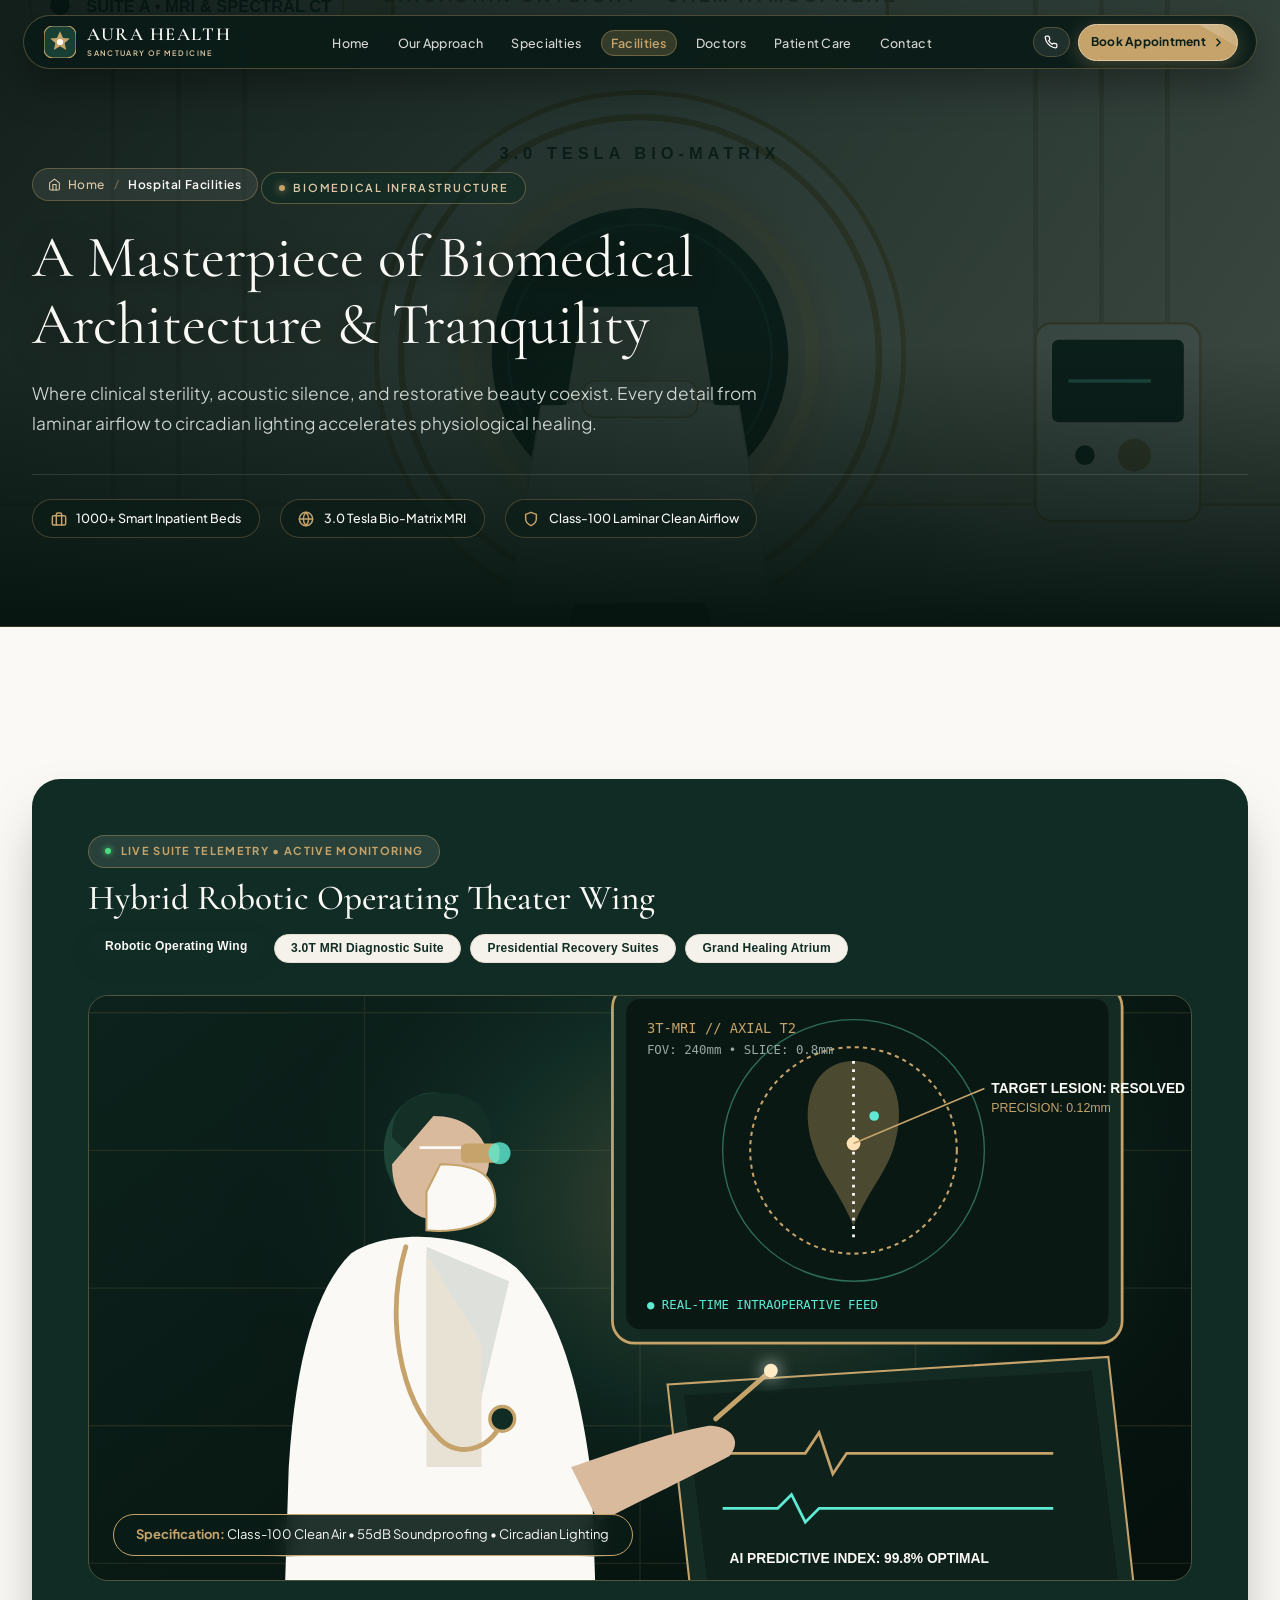
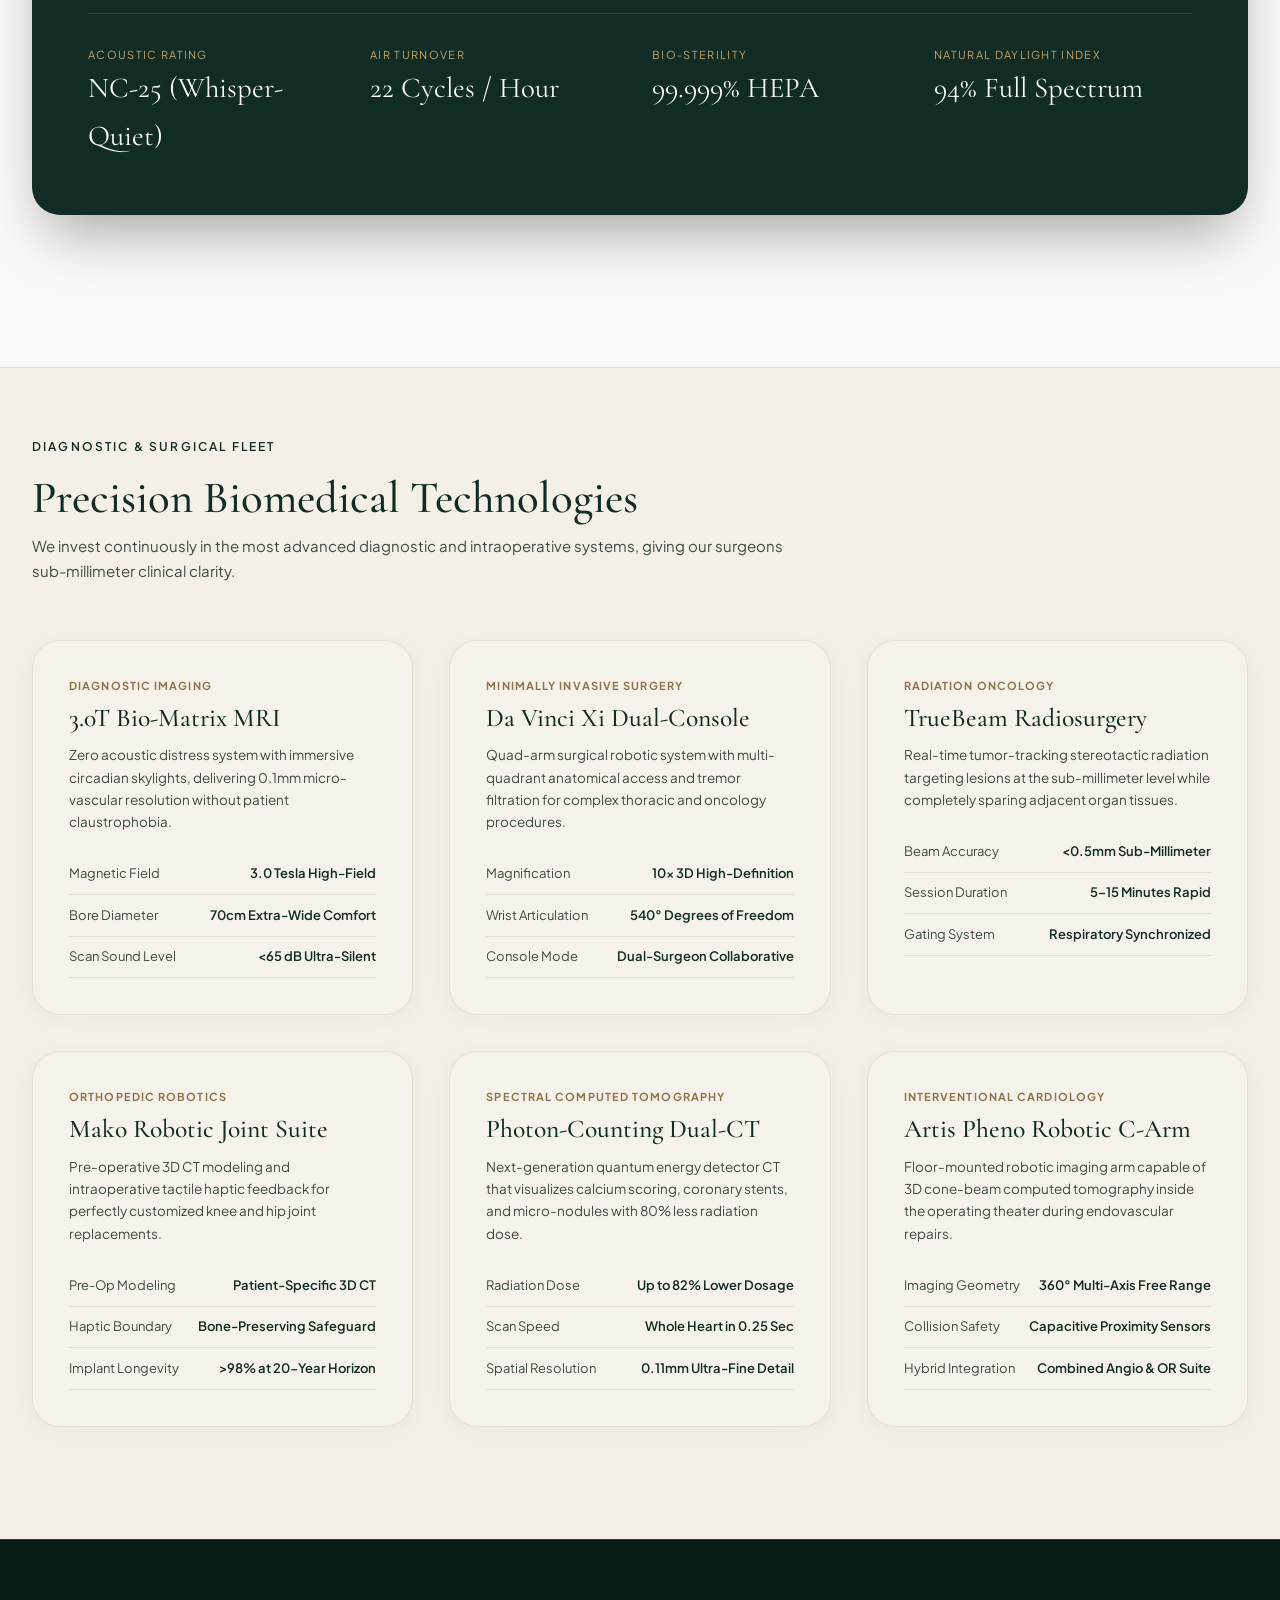
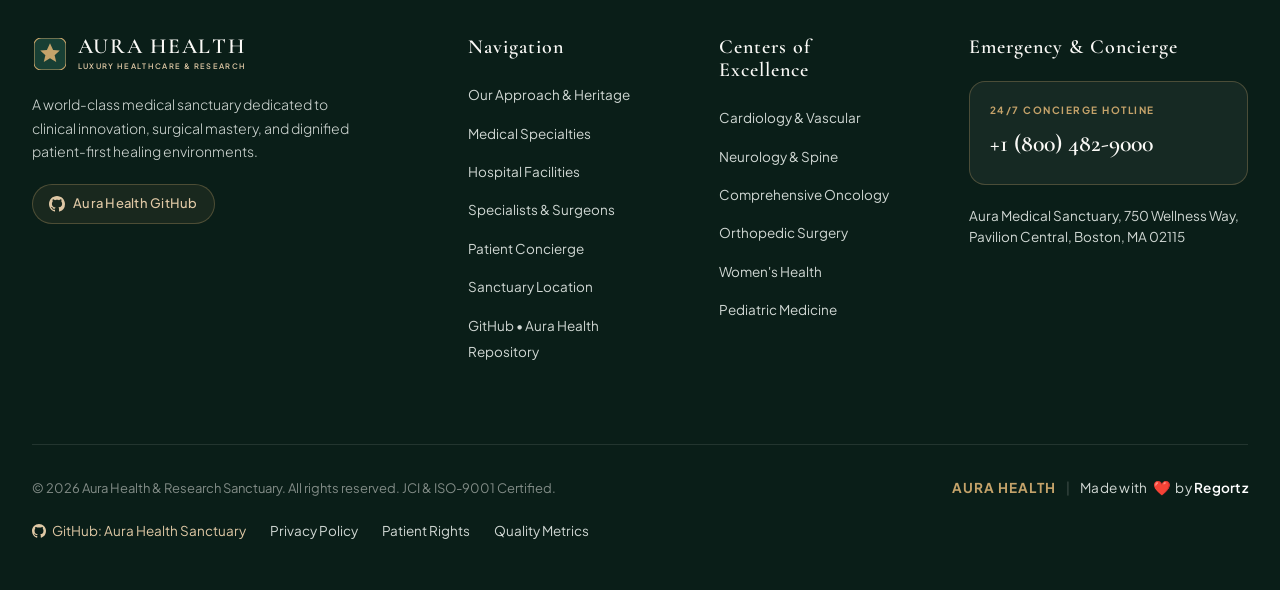
<file: facilities.html>
<!DOCTYPE html>
<html lang="en">
<head>
  <meta charset="UTF-8">
  <meta name="viewport" content="width=device-width, initial-scale=1.0">
  <title>State-of-the-Art Facilities &amp; Technology | AURA Health</title>
  <meta name="description" content="Explore Aura's hybrid robotic surgical suites, ultra-silent 3T MRI diagnostic pavilions, and presidential private recovery suites.">
  <link rel="stylesheet" href="css/animations.css">
  <link rel="stylesheet" href="css/styles.css">
  <link rel="icon" type="image/svg+xml" href="data:image/svg+xml,%3Csvg xmlns='http://www.w3.org/2000/svg' viewBox='0 0 40 40'%3E%3Crect width='40' height='40' rx='10' fill='%23102C24'/%3E%3Cpath d='M20 8 L23 16 L31 16 L25 21 L27 29 L20 24 L13 29 L15 21 L9 16 L17 16 Z' fill='%23C5A36A'/%3E%3C/svg%3E">
</head>
<body class="page-fade-in">

  <!-- Header -->
    <!-- ========================================================================
       TOP NAVIGATION BAR — FLOATING LUXURY INSTRUMENT PANEL
       ======================================================================== -->
  <header class="site-header scrolled">
    <div class="container">
      <div class="header-container">
        
        <!-- Logo & Brand Crest -->
        <a href="index.html" class="brand-link" aria-label="Aura Healthcare Home">
          <div class="brand-crest">
            <svg width="36" height="36" viewBox="0 0 36 36" fill="none" xmlns="http://www.w3.org/2000/svg">
              <rect width="36" height="36" rx="10" fill="#183F34" stroke="#C5A36A" stroke-width="1.2"/>
              <path d="M18 6L21.5 13.5L29 14.2L23.2 19.3L25 27L18 22.8L11 27L12.8 19.3L7 14.2L14.5 13.5L18 6Z" fill="#C5A36A"/>
              <circle cx="18" cy="18" r="3.5" fill="#FAF9F6"/>
            </svg>
          </div>
          <div class="brand-text">
            <span class="brand-title">AURA HEALTH</span>
            <span class="brand-sub">SANCTUARY OF MEDICINE</span>
          </div>
        </a>

        <!-- Desktop Navigation Menu -->
        <nav aria-label="Main Navigation">
          <ul class="nav-menu">
            <li><a href="index.html" class="nav-link">Home</a></li>
            <li><a href="about.html" class="nav-link">Our Approach</a></li>
            <li><a href="specialties.html" class="nav-link">Specialties</a></li>
            <li><a href="facilities.html" class="nav-link active">Facilities</a></li>
            <li><a href="doctors.html" class="nav-link">Doctors</a></li>
            <li><a href="patient-care.html" class="nav-link">Patient Care</a></li>
            <li><a href="contact.html" class="nav-link">Contact</a></li>
          </ul>
        </nav>

        <!-- Action Buttons & Mobile Hamburger -->
        <div class="nav-actions">
          <a href="tel:+18004829000" class="nav-phone-pill" title="24/7 Dedicated Concierge Care Line">
            <svg width="14" height="14" viewBox="0 0 24 24" fill="none" stroke="currentColor" stroke-width="2.2" stroke-linecap="round" stroke-linejoin="round">
              <path d="M22 16.92v3a2 2 0 0 1-2.18 2 19.79 19.79 0 0 1-8.63-3.07 19.5 19.5 0 0 1-6-6 19.79 19.79 0 0 1-3.07-8.67A2 2 0 0 1 4.11 2h3a2 2 0 0 1 2 1.72 12.84 12.84 0 0 0 .7 2.81 2 2 0 0 1-.45 2.11L8.09 9.91a16 16 0 0 0 6 6l1.27-1.27a2 2 0 0 1 2.11-.45 12.84 12.84 0 0 0 2.81.7A2 2 0 0 1 22 16.92z"></path>
            </svg>
            <span class="phone-text">(800) 482-9000</span>
          </a>

          <a href="#appointment" class="nav-cta-btn btn-hover-shine" data-open-modal="appointment">
            <span class="cta-text-full">Book Appointment</span>
            <span class="cta-text-short">Book</span>
            <svg width="13" height="13" viewBox="0 0 24 24" fill="none" stroke="currentColor" stroke-width="2.5" stroke-linecap="round" stroke-linejoin="round">
              <polyline points="9 18 15 12 9 6"></polyline>
            </svg>
          </a>

          <!-- Mobile Menu Hamburger Button -->
          <button class="mobile-toggle" aria-label="Toggle navigation menu" id="mobile-menu-toggle">
            <svg width="22" height="22" viewBox="0 0 24 24" fill="none" stroke="currentColor" stroke-width="2.2" stroke-linecap="round" stroke-linejoin="round">
              <line x1="3" y1="12" x2="21" y2="12"></line>
              <line x1="3" y1="6" x2="21" y2="6"></line>
              <line x1="3" y1="18" x2="21" y2="18"></line>
            </svg>
          </button>
        </div>

      </div>
    </div>
  </header>

  <!-- ========================================================================
       LUXURY SLIDE-IN MOBILE NAVIGATION DRAWER
       ======================================================================== -->
  <div class="mobile-nav-backdrop" id="mobile-nav-backdrop" aria-hidden="true"></div>
  <aside class="mobile-nav-drawer" id="mobile-nav-drawer" aria-label="Mobile Navigation" aria-hidden="true">
    <div class="mobile-nav-header">
      <a href="index.html" class="brand-link">
        <div class="brand-crest">
          <svg width="32" height="32" viewBox="0 0 36 36" fill="none" xmlns="http://www.w3.org/2000/svg">
            <rect width="36" height="36" rx="10" fill="#183F34" stroke="#C5A36A" stroke-width="1.2"/>
            <path d="M18 6L21.5 13.5L29 14.2L23.2 19.3L25 27L18 22.8L11 27L12.8 19.3L7 14.2L14.5 13.5L18 6Z" fill="#C5A36A"/>
            <circle cx="18" cy="18" r="3.5" fill="#FAF9F6"/>
          </svg>
        </div>
        <div class="brand-text">
          <span class="brand-title" style="font-size: 1.15rem;">AURA HEALTH</span>
          <span class="brand-sub" style="font-size: 8px;">SANCTUARY OF MEDICINE</span>
        </div>
      </a>
      <button class="mobile-nav-close" id="mobile-nav-close" aria-label="Close menu">
        <svg width="20" height="20" viewBox="0 0 24 24" fill="none" stroke="currentColor" stroke-width="2.5" stroke-linecap="round" stroke-linejoin="round">
          <line x1="18" y1="6" x2="6" y2="18"></line>
          <line x1="6" y1="6" x2="18" y2="18"></line>
        </svg>
      </button>
    </div>

    <div class="mobile-nav-body">
      <nav class="mobile-nav-links">
        <a href="index.html" class="mobile-nav-item">
          <span>Home</span>
          <svg width="14" height="14" viewBox="0 0 24 24" fill="none" stroke="currentColor" stroke-width="2.2" stroke-linecap="round" stroke-linejoin="round"><polyline points="9 18 15 12 9 6"></polyline></svg>
        </a>
        <a href="about.html" class="mobile-nav-item">
          <span>Our Approach</span>
          <svg width="14" height="14" viewBox="0 0 24 24" fill="none" stroke="currentColor" stroke-width="2.2" stroke-linecap="round" stroke-linejoin="round"><polyline points="9 18 15 12 9 6"></polyline></svg>
        </a>
        <a href="specialties.html" class="mobile-nav-item">
          <span>Specialties</span>
          <svg width="14" height="14" viewBox="0 0 24 24" fill="none" stroke="currentColor" stroke-width="2.2" stroke-linecap="round" stroke-linejoin="round"><polyline points="9 18 15 12 9 6"></polyline></svg>
        </a>
        <a href="facilities.html" class="mobile-nav-item active">
          <span>Facilities</span>
          <svg width="14" height="14" viewBox="0 0 24 24" fill="none" stroke="currentColor" stroke-width="2.2" stroke-linecap="round" stroke-linejoin="round"><polyline points="9 18 15 12 9 6"></polyline></svg>
        </a>
        <a href="doctors.html" class="mobile-nav-item">
          <span>Doctors</span>
          <svg width="14" height="14" viewBox="0 0 24 24" fill="none" stroke="currentColor" stroke-width="2.2" stroke-linecap="round" stroke-linejoin="round"><polyline points="9 18 15 12 9 6"></polyline></svg>
        </a>
        <a href="patient-care.html" class="mobile-nav-item">
          <span>Patient Care</span>
          <svg width="14" height="14" viewBox="0 0 24 24" fill="none" stroke="currentColor" stroke-width="2.2" stroke-linecap="round" stroke-linejoin="round"><polyline points="9 18 15 12 9 6"></polyline></svg>
        </a>
        <a href="contact.html" class="mobile-nav-item">
          <span>Contact</span>
          <svg width="14" height="14" viewBox="0 0 24 24" fill="none" stroke="currentColor" stroke-width="2.2" stroke-linecap="round" stroke-linejoin="round"><polyline points="9 18 15 12 9 6"></polyline></svg>
        </a>
      </nav>

      <div class="mobile-nav-footer">
        <a href="tel:+18004829000" class="mobile-nav-phone">
          <svg width="18" height="18" viewBox="0 0 24 24" fill="none" stroke="currentColor" stroke-width="2.2" stroke-linecap="round" stroke-linejoin="round">
            <path d="M22 16.92v3a2 2 0 0 1-2.18 2 19.79 19.79 0 0 1-8.63-3.07 19.5 19.5 0 0 1-6-6 19.79 19.79 0 0 1-3.07-8.67A2 2 0 0 1 4.11 2h3a2 2 0 0 1 2 1.72 12.84 12.84 0 0 0 .7 2.81 2 2 0 0 1-.45 2.11L8.09 9.91a16 16 0 0 0 6 6l1.27-1.27a2 2 0 0 1 2.11-.45 12.84 12.84 0 0 0 2.81.7A2 2 0 0 1 22 16.92z"></path>
          </svg>
          <div>
            <div style="font-size: 10px; color: var(--gold-light); text-transform: uppercase; letter-spacing: 0.1em; font-weight: 600;">24/7 Concierge Hotline</div>
            <div style="font-size: 14.5px; font-weight: 700; color: #FAF9F6;">(800) 482-9000</div>
          </div>
        </a>

        <a href="#appointment" class="mobile-nav-cta btn-forest-pill btn-hover-shine" data-open-modal="appointment">
          <span>Schedule Consultation</span>
          <svg width="14" height="14" viewBox="0 0 24 24" fill="none" stroke="currentColor" stroke-width="2.5" stroke-linecap="round" stroke-linejoin="round">
            <polyline points="9 18 15 12 9 6"></polyline>
          </svg>
        </a>
      </div>
    </div>
  </aside>

    <!-- ========================================================================
       CINEMATIC LUXURY INNER PAGE HERO
       ======================================================================== -->
  <section class="inner-hero-cinematic">
    <!-- Atmospheric Photography Background & Dark Emerald Scrim -->
    <div class="inner-hero-bg">
      <img 
        src="https://images.unsplash.com/photo-1516549655169-df83a0774514?auto=format&fit=crop&w=2200&q=85" 
        onerror="this.onerror=null; this.src='assets/mri-room.svg'" 
        alt="Modern MRI Suite and Biomedical Architecture" 
        class="inner-hero-img"
      >
      <div class="inner-hero-scrim"></div>
      <div class="inner-hero-vignette"></div>
    </div>

    <div class="container inner-hero-container reveal">
      <!-- Breadcrumb Pill -->
      <nav class="breadcrumb-pill" aria-label="Breadcrumb Navigation">
        <a href="index.html" class="breadcrumb-home">
          <svg width="13" height="13" viewBox="0 0 24 24" fill="none" stroke="currentColor" stroke-width="2" stroke-linecap="round" stroke-linejoin="round"><path d="M3 9l9-7 9 7v11a2 2 0 0 1-2 2H5a2 2 0 0 1-2-2z"></path><polyline points="9 22 9 12 15 12 15 22"></polyline></svg>
          <span>Home</span>
        </a>
        <span class="breadcrumb-sep">/</span>
        <span class="breadcrumb-current">Hospital Facilities</span>
      </nav>

      <!-- Glowing Eyebrow Badge -->
      <div class="inner-hero-badge pulse-badge">
        <span class="hero-badge-dot"></span>
        <span>BIOMEDICAL INFRASTRUCTURE</span>
      </div>

      <!-- Editorial Title -->
      <h1 class="inner-hero-title">
        A Masterpiece of Biomedical Architecture &amp; Tranquility
      </h1>

      <!-- Editorial Lead -->
      <p class="inner-hero-lead">
        Where clinical sterility, acoustic silence, and restorative beauty coexist. Every detail from laminar airflow to circadian lighting accelerates physiological healing.
      </p>

      <!-- Trust & Key Feature Badges Ribbon -->
      <div class="inner-hero-ribbon">
        <div class="ribbon-pill">
          <svg width="16" height="16" viewBox="0 0 24 24" fill="none" stroke="currentColor" stroke-width="2.2" stroke-linecap="round" stroke-linejoin="round"><rect x="2" y="7" width="20" height="14" rx="2" ry="2"></rect><path d="M16 21V5a2 2 0 0 0-2-2h-4a2 2 0 0 0-2 2v16"></path></svg>
          <span>1000+ Smart Inpatient Beds</span>
        </div>
        <div class="ribbon-pill">
          <svg width="16" height="16" viewBox="0 0 24 24" fill="none" stroke="currentColor" stroke-width="2.2" stroke-linecap="round" stroke-linejoin="round"><circle cx="12" cy="12" r="10"></circle><line x1="2" y1="12" x2="22" y2="12"></line><path d="M12 2a15.3 15.3 0 0 1 4 10 15.3 15.3 0 0 1-4 10 15.3 15.3 0 0 1-4-10 15.3 15.3 0 0 1 4-10z"></path></svg>
          <span>3.0 Tesla Bio-Matrix MRI</span>
        </div>
        <div class="ribbon-pill">
          <svg width="16" height="16" viewBox="0 0 24 24" fill="none" stroke="currentColor" stroke-width="2.2" stroke-linecap="round" stroke-linejoin="round"><path d="M12 22s8-4 8-10V5l-8-3-8 3v7c0 6 8 10 8 10z"></path></svg>
          <span>Class-100 Laminar Clean Airflow</span>
        </div>
      </div>
    </div>
  </section>

  <!-- Interactive 360 Wing Navigator -->
  <section style="padding: 5rem 0; background-color: var(--bg-ivory);">
    <div class="container">
      
      <div class="facility-interactive-suite reveal">
        <div style="display: flex; justify-content: space-between; align-items: flex-start; flex-wrap: wrap; gap: 1rem; margin-bottom: 2rem;">
          <div>
            <div class="suite-telemetry-badge">
              <span style="width: 6px; height: 6px; border-radius: 50%; background: #4ADE80; box-shadow: 0 0 6px #4ADE80;"></span>
              <span>LIVE SUITE TELEMETRY • ACTIVE MONITORING</span>
            </div>
            <h2 id="facility-suite-title" style="font-family: var(--font-serif); font-size: 2.2rem; color: #FAF9F6; margin-top: 0.6rem;">
              Hybrid Robotic Operating Theater Wing
            </h2>
          </div>
          
          <div style="display: flex; gap: 0.6rem; flex-wrap: wrap;">
            <button class="filter-pill-btn active" data-room-switch="surgery" style="font-size: 12px; padding: 0.4rem 1rem;">Robotic Operating Wing</button>
            <button class="filter-pill-btn" data-room-switch="mri" style="font-size: 12px; padding: 0.4rem 1rem;">3.0T MRI Diagnostic Suite</button>
            <button class="filter-pill-btn" data-room-switch="suite" style="font-size: 12px; padding: 0.4rem 1rem;">Presidential Recovery Suites</button>
            <button class="filter-pill-btn" data-room-switch="lobby" style="font-size: 12px; padding: 0.4rem 1rem;">Grand Healing Atrium</button>
          </div>
        </div>

        <div style="width: 100%; aspect-ratio: 16 / 8.5; border-radius: 20px; overflow: hidden; border: 1px solid rgba(197, 163, 106, 0.35); position: relative; margin-bottom: 2rem;">
          <img id="tour-main-img" src="assets/doctor-tech.svg" alt="Facility Wing" style="width: 100%; height: 100%; object-fit: cover;">
          <div style="position: absolute; bottom: 1.5rem; left: 1.5rem; background: rgba(10,28,23,0.9); backdrop-filter: blur(10px); padding: 0.6rem 1.4rem; border-radius: 9999px; border: 1px solid var(--gold-accent); color: #FAF9F6; font-size: 13px;">
            <strong style="color: var(--gold-accent);">Specification:</strong> Class-100 Clean Air • 55dB Soundproofing • Circadian Lighting
          </div>
        </div>

        <!-- Environmental Metric Gauges -->
        <div style="display: grid; grid-template-columns: repeat(4, 1fr); gap: 1.5rem; border-top: 1px solid rgba(255,255,255,0.12); padding-top: 2rem;">
          <div>
            <div style="font-size: 11px; text-transform: uppercase; letter-spacing: 0.12em; color: var(--gold-accent);">Acoustic Rating</div>
            <div style="font-family: var(--font-serif); font-size: 1.8rem; color: #FAF9F6;">NC-25 (Whisper-Quiet)</div>
          </div>
          <div>
            <div style="font-size: 11px; text-transform: uppercase; letter-spacing: 0.12em; color: var(--gold-accent);">Air Turnover</div>
            <div style="font-family: var(--font-serif); font-size: 1.8rem; color: #FAF9F6;">22 Cycles / Hour</div>
          </div>
          <div>
            <div style="font-size: 11px; text-transform: uppercase; letter-spacing: 0.12em; color: var(--gold-accent);">Bio-Sterility</div>
            <div style="font-family: var(--font-serif); font-size: 1.8rem; color: #FAF9F6;">99.999% HEPA</div>
          </div>
          <div>
            <div style="font-size: 11px; text-transform: uppercase; letter-spacing: 0.12em; color: var(--gold-accent);">Natural Daylight Index</div>
            <div style="font-family: var(--font-serif); font-size: 1.8rem; color: #FAF9F6;">94% Full Spectrum</div>
          </div>
        </div>
      </div>

    </div>
  </section>

  <!-- Cutting-Edge Equipment Registry Grid -->
  <section style="padding: 4rem 0 7rem 0; background-color: var(--bg-ivory-warm); border-top: 1px solid var(--border-beige);">
    <div class="container">
      <div style="max-width: 760px; margin-bottom: 3.5rem;" class="reveal">
        <span class="eyebrow">DIAGNOSTIC &amp; SURGICAL FLEET</span>
        <h2 style="font-size: clamp(2.2rem, 3.5vw, 3.2rem); color: var(--forest-green); font-weight: 500;">
          Precision Biomedical Technologies
        </h2>
        <p style="font-size: 15px; color: var(--text-body); margin-top: 0.6rem;">
          We invest continuously in the most advanced diagnostic and intraoperative systems, giving our surgeons sub-millimeter clinical clarity.
        </p>
      </div>

      <div class="equipment-grid stagger-parent">
        
        <!-- Equip 1 -->
        <div class="equipment-card">
          <div style="font-size: 11px; font-weight: 700; color: var(--gold-muted); letter-spacing: 0.1em; text-transform: uppercase; margin-bottom: 0.5rem;">DIAGNOSTIC IMAGING</div>
          <h3 style="font-family: var(--font-serif); font-size: 1.6rem; color: var(--forest-green); margin-bottom: 0.75rem;">3.0T Bio-Matrix MRI</h3>
          <p style="font-size: 13.5px; color: var(--text-body); line-height: 1.65;">
            Zero acoustic distress system with immersive circadian skylights, delivering 0.1mm micro-vascular resolution without patient claustrophobia.
          </p>
          <table class="spec-table">
            <tr><td>Magnetic Field</td><td>3.0 Tesla High-Field</td></tr>
            <tr><td>Bore Diameter</td><td>70cm Extra-Wide Comfort</td></tr>
            <tr><td>Scan Sound Level</td><td><65 dB Ultra-Silent</td></tr>
          </table>
        </div>

        <!-- Equip 2 -->
        <div class="equipment-card">
          <div style="font-size: 11px; font-weight: 700; color: var(--gold-muted); letter-spacing: 0.1em; text-transform: uppercase; margin-bottom: 0.5rem;">MINIMALLY INVASIVE SURGERY</div>
          <h3 style="font-family: var(--font-serif); font-size: 1.6rem; color: var(--forest-green); margin-bottom: 0.75rem;">Da Vinci Xi Dual-Console</h3>
          <p style="font-size: 13.5px; color: var(--text-body); line-height: 1.65;">
            Quad-arm surgical robotic system with multi-quadrant anatomical access and tremor filtration for complex thoracic and oncology procedures.
          </p>
          <table class="spec-table">
            <tr><td>Magnification</td><td>10x 3D High-Definition</td></tr>
            <tr><td>Wrist Articulation</td><td>540° Degrees of Freedom</td></tr>
            <tr><td>Console Mode</td><td>Dual-Surgeon Collaborative</td></tr>
          </table>
        </div>

        <!-- Equip 3 -->
        <div class="equipment-card">
          <div style="font-size: 11px; font-weight: 700; color: var(--gold-muted); letter-spacing: 0.1em; text-transform: uppercase; margin-bottom: 0.5rem;">RADIATION ONCOLOGY</div>
          <h3 style="font-family: var(--font-serif); font-size: 1.6rem; color: var(--forest-green); margin-bottom: 0.75rem;">TrueBeam Radiosurgery</h3>
          <p style="font-size: 13.5px; color: var(--text-body); line-height: 1.65;">
            Real-time tumor-tracking stereotactic radiation targeting lesions at the sub-millimeter level while completely sparing adjacent organ tissues.
          </p>
          <table class="spec-table">
            <tr><td>Beam Accuracy</td><td><0.5mm Sub-Millimeter</td></tr>
            <tr><td>Session Duration</td><td>5–15 Minutes Rapid</td></tr>
            <tr><td>Gating System</td><td>Respiratory Synchronized</td></tr>
          </table>
        </div>

        <!-- Equip 4 -->
        <div class="equipment-card">
          <div style="font-size: 11px; font-weight: 700; color: var(--gold-muted); letter-spacing: 0.1em; text-transform: uppercase; margin-bottom: 0.5rem;">ORTHOPEDIC ROBOTICS</div>
          <h3 style="font-family: var(--font-serif); font-size: 1.6rem; color: var(--forest-green); margin-bottom: 0.75rem;">Mako Robotic Joint Suite</h3>
          <p style="font-size: 13.5px; color: var(--text-body); line-height: 1.65;">
            Pre-operative 3D CT modeling and intraoperative tactile haptic feedback for perfectly customized knee and hip joint replacements.
          </p>
          <table class="spec-table">
            <tr><td>Pre-Op Modeling</td><td>Patient-Specific 3D CT</td></tr>
            <tr><td>Haptic Boundary</td><td>Bone-Preserving Safeguard</td></tr>
            <tr><td>Implant Longevity</td><td>>98% at 20-Year Horizon</td></tr>
          </table>
        </div>

        <!-- Equip 5 -->
        <div class="equipment-card">
          <div style="font-size: 11px; font-weight: 700; color: var(--gold-muted); letter-spacing: 0.1em; text-transform: uppercase; margin-bottom: 0.5rem;">SPECTRAL COMPUTED TOMOGRAPHY</div>
          <h3 style="font-family: var(--font-serif); font-size: 1.6rem; color: var(--forest-green); margin-bottom: 0.75rem;">Photon-Counting Dual-CT</h3>
          <p style="font-size: 13.5px; color: var(--text-body); line-height: 1.65;">
            Next-generation quantum energy detector CT that visualizes calcium scoring, coronary stents, and micro-nodules with 80% less radiation dose.
          </p>
          <table class="spec-table">
            <tr><td>Radiation Dose</td><td>Up to 82% Lower Dosage</td></tr>
            <tr><td>Scan Speed</td><td>Whole Heart in 0.25 Sec</td></tr>
            <tr><td>Spatial Resolution</td><td>0.11mm Ultra-Fine Detail</td></tr>
          </table>
        </div>

        <!-- Equip 6 -->
        <div class="equipment-card">
          <div style="font-size: 11px; font-weight: 700; color: var(--gold-muted); letter-spacing: 0.1em; text-transform: uppercase; margin-bottom: 0.5rem;">INTERVENTIONAL CARDIOLOGY</div>
          <h3 style="font-family: var(--font-serif); font-size: 1.6rem; color: var(--forest-green); margin-bottom: 0.75rem;">Artis Pheno Robotic C-Arm</h3>
          <p style="font-size: 13.5px; color: var(--text-body); line-height: 1.65;">
            Floor-mounted robotic imaging arm capable of 3D cone-beam computed tomography inside the operating theater during endovascular repairs.
          </p>
          <table class="spec-table">
            <tr><td>Imaging Geometry</td><td>360° Multi-Axis Free Range</td></tr>
            <tr><td>Collision Safety</td><td>Capacitive Proximity Sensors</td></tr>
            <tr><td>Hybrid Integration</td><td>Combined Angio &amp; OR Suite</td></tr>
          </table>
        </div>

      </div>
    </div>
  </section>

  <!-- Footer -->
  <footer class="site-footer" id="contact">
    <div class="container">
      <div class="footer-top-grid">
        <div>
          <a href="index.html" class="brand-link">
            <div class="brand-crest">
              <svg width="34" height="34" viewBox="0 0 36 36" fill="none">
                <rect width="36" height="36" rx="8" fill="#183F34" stroke="#C5A36A" stroke-width="1.2"/>
                <path d="M18 6L21.5 13.5L29 14.2L23.2 19.3L25 27L18 22.8L11 27L12.8 19.3L7 14.2L14.5 13.5L18 6Z" fill="#C5A36A"/>
              </svg>
            </div>
            <div class="brand-text">
              <span class="brand-title" style="font-size: 1.35rem;">AURA HEALTH</span>
              <span class="brand-sub">LUXURY HEALTHCARE &amp; RESEARCH</span>
            </div>
          </a>
          <p class="footer-brand-desc">
            A world-class medical sanctuary dedicated to clinical innovation, surgical mastery, and dignified patient-first healing environments.
          </p>
          <div class="footer-repo-wrapper" style="margin-top: 1.25rem;">
            <a href="https://github.com/Rachit246-art/Hospital1.git" target="_blank" rel="noopener noreferrer" class="footer-repo-badge" aria-label="Aura Health &amp; Research Sanctuary GitHub Repository">
              <svg width="16" height="16" viewBox="0 0 24 24" fill="currentColor" aria-hidden="true">
                <path d="M12 0C5.37 0 0 5.37 0 12c0 5.31 3.435 9.795 8.205 11.385.6.105.825-.255.825-.57 0-.285-.015-1.23-.015-2.235-3.015.555-3.795-.735-4.035-1.41-.135-.345-.72-1.41-1.23-1.695-.42-.225-1.02-.78-.015-.795.945-.015 1.62.87 1.845 1.23 1.08 1.815 2.805 1.305 3.495.99.105-.78.42-1.305.765-1.605-2.67-.3-5.46-1.335-5.46-5.925 0-1.305.465-2.385 1.23-3.225-.12-.3-.54-1.53.12-3.18 0 0 1.005-.315 3.3 1.23.96-.27 1.98-.405 3-.405s2.04.135 3 .405c2.295-1.56 3.3-1.23 3.3-1.23.66 1.65.24 2.88.12 3.18.765.84 1.23 1.905 1.23 3.225 0 4.605-2.805 5.625-5.475 5.925.435.375.81 1.095.81 2.22 0 1.605-.015 2.895-.015 3.3 0 .315.225.69.825.57A12.02 12.02 0 0024 12c0-6.63-5.37-12-12-12z"/>
              </svg>
              <span>Aura Health GitHub</span>
            </a>
          </div>
        </div>

        <div>
          <h4 class="footer-heading">Navigation</h4>
          <ul class="footer-links-list">
            <li><a href="about.html" class="footer-link">Our Approach &amp; Heritage</a></li>
            <li><a href="specialties.html" class="footer-link">Medical Specialties</a></li>
            <li><a href="facilities.html" class="footer-link">Hospital Facilities</a></li>
            <li><a href="doctors.html" class="footer-link">Specialists &amp; Surgeons</a></li>
            <li><a href="patient-care.html" class="footer-link">Patient Concierge</a></li>
            <li><a href="contact.html" class="footer-link">Sanctuary Location</a></li>
            <li><a href="https://github.com/Rachit246-art/Hospital1.git" target="_blank" rel="noopener noreferrer" class="footer-link">GitHub &bull; Aura Health Repository</a></li>
          </ul>
        </div>

        <div>
          <h4 class="footer-heading">Centers of Excellence</h4>
          <ul class="footer-links-list">
            <li><a href="specialties.html#cardiology" class="footer-link">Cardiology &amp; Vascular</a></li>
            <li><a href="specialties.html#neurology" class="footer-link">Neurology &amp; Spine</a></li>
            <li><a href="specialties.html#oncology" class="footer-link">Comprehensive Oncology</a></li>
            <li><a href="specialties.html#orthopedics" class="footer-link">Orthopedic Surgery</a></li>
            <li><a href="specialties.html#womens-health" class="footer-link">Women's Health</a></li>
            <li><a href="specialties.html#pediatrics" class="footer-link">Pediatric Medicine</a></li>
          </ul>
        </div>

        <div>
          <h4 class="footer-heading">Emergency &amp; Concierge</h4>
          <div class="footer-emergency-box">
            <div class="footer-emergency-label">24/7 CONCIERGE HOTLINE</div>
            <a href="tel:+18004829000" class="footer-emergency-phone">+1 (800) 482-9000</a>
          </div>
          <p style="font-size: 13.5px; color: var(--text-ivory-dim); line-height: 1.6;">
            Aura Medical Sanctuary, 750 Wellness Way,<br>
            Pavilion Central, Boston, MA 02115
          </p>
        </div>
      </div>

      <div class="footer-bottom">
        <div>&copy; 2026 Aura Health &amp; Research Sanctuary. All rights reserved. JCI &amp; ISO-9001 Certified.</div>
        <div class="footer-credit">
          <span class="credit-brand">AURA HEALTH</span>
          <span class="credit-divider">|</span>
          <span class="credit-text">Made with <span class="credit-heart" aria-hidden="true" style="color: #ff385c; display: inline-block; margin: 0 3px;">❤️</span> by <span class="credit-author">Regortz</span></span>
        </div>
        <div class="footer-bottom-links">
          <a href="https://github.com/Rachit246-art/Hospital1.git" target="_blank" rel="noopener noreferrer" class="footer-link footer-github-link" title="AURA Health &amp; Research Sanctuary on GitHub">
            <svg width="14" height="14" viewBox="0 0 24 24" fill="currentColor" aria-hidden="true"><path d="M12 0C5.37 0 0 5.37 0 12c0 5.31 3.435 9.795 8.205 11.385.6.105.825-.255.825-.57 0-.285-.015-1.23-.015-2.235-3.015.555-3.795-.735-4.035-1.41-.135-.345-.72-1.41-1.23-1.695-.42-.225-1.02-.78-.015-.795.945-.015 1.62.87 1.845 1.23 1.08 1.815 2.805 1.305 3.495.99.105-.78.42-1.305.765-1.605-2.67-.3-5.46-1.335-5.46-5.925 0-1.305.465-2.385 1.23-3.225-.12-.3-.54-1.53.12-3.18 0 0 1.005-.315 3.3 1.23.96-.27 1.98-.405 3-.405s2.04.135 3 .405c2.295-1.56 3.3-1.23 3.3-1.23.66 1.65.24 2.88.12 3.18.765.84 1.23 1.905 1.23 3.225 0 4.605-2.805 5.625-5.475 5.925.435.375.81 1.095.81 2.22 0 1.605-.015 2.895-.015 3.3 0 .315.225.69.825.57A12.02 12.02 0 0024 12c0-6.63-5.37-12-12-12z"/></svg>
            GitHub: Aura Health Sanctuary
          </a>
          <a href="contact.html" class="footer-link">Privacy Policy</a>
          <a href="contact.html" class="footer-link">Patient Rights</a>
          <a href="contact.html" class="footer-link">Quality Metrics</a>
        </div>
      </div>
    </div>
  </footer>

  <!-- Appointment Modal -->
  <div class="modal-backdrop" id="appointment-modal" role="dialog" aria-modal="true" aria-labelledby="modal-title">
    <div class="modal-dialog">
      <button class="modal-close-btn" id="close-appointment-modal" aria-label="Close dialog">
        <svg width="18" height="18" viewBox="0 0 24 24" fill="none" stroke="currentColor" stroke-width="2.5">
          <line x1="18" y1="6" x2="6" y2="18"></line>
          <line x1="6" y1="6" x2="18" y2="18"></line>
        </svg>
      </button>

      <span class="eyebrow">PRIVATE CONSULTATION</span>
      <h2 id="modal-title" style="font-size: 2.2rem; color: var(--forest-green); margin-bottom: 0.75rem;">Schedule an Appointment</h2>
      <p style="font-size: 14px; color: var(--text-muted); margin-bottom: 2rem;">
        Please complete this confidential request. A dedicated Aura Medical Concierge will contact you within 2 business hours.
      </p>

      <form id="appointment-form">
        <div class="form-row">
          <div class="form-group">
            <label class="form-label" for="patient-name">Full Patient Name *</label>
            <input type="text" id="patient-name" class="form-control" placeholder="e.g. Eleanor Vance" required>
          </div>
          <div class="form-group">
            <label class="form-label" for="patient-phone">Phone Number *</label>
            <input type="tel" id="patient-phone" class="form-control" placeholder="+1 (555) 000-0000" required>
          </div>
        </div>

        <div class="form-row">
          <div class="form-group">
            <label class="form-label" for="patient-email">Email Address *</label>
            <input type="email" id="patient-email" class="form-control" placeholder="patient@example.com" required>
          </div>
          <div class="form-group">
            <label class="form-label" for="patient-dept">Preferred Department *</label>
            <select id="patient-dept" class="form-control" required>
              <option value="Cardiology">Cardiology &amp; Vascular Health</option>
              <option value="Neurology">Neurology &amp; Neurosurgery</option>
              <option value="Oncology">Comprehensive Oncology</option>
              <option value="Orthopedics">Orthopedics &amp; Joint Surgery</option>
              <option value="Womens Health">Women's &amp; Maternal Health</option>
              <option value="Pediatrics">Pediatric &amp; Neonatal Care</option>
              <option value="Executive Health">Executive Health Assessment</option>
            </select>
          </div>
        </div>

        <div class="form-group">
          <label class="form-label" for="patient-notes">Clinical Notes (Optional)</label>
          <textarea id="patient-notes" class="form-control" rows="3" placeholder="Briefly describe your medical concerns..."></textarea>
        </div>

        <button type="submit" class="btn-forest-pill btn-hover-shine" style="width: 100%; justify-content: center;">
          <span>Confirm Consultation Request</span>
          <svg width="16" height="16" viewBox="0 0 24 24" fill="none" stroke="currentColor" stroke-width="2.5">
            <polyline points="9 18 15 12 9 6"></polyline>
          </svg>
        </button>
      </form>
    </div>
  </div>

  <script src="js/app.js"></script>
</body>
</html>
</file>
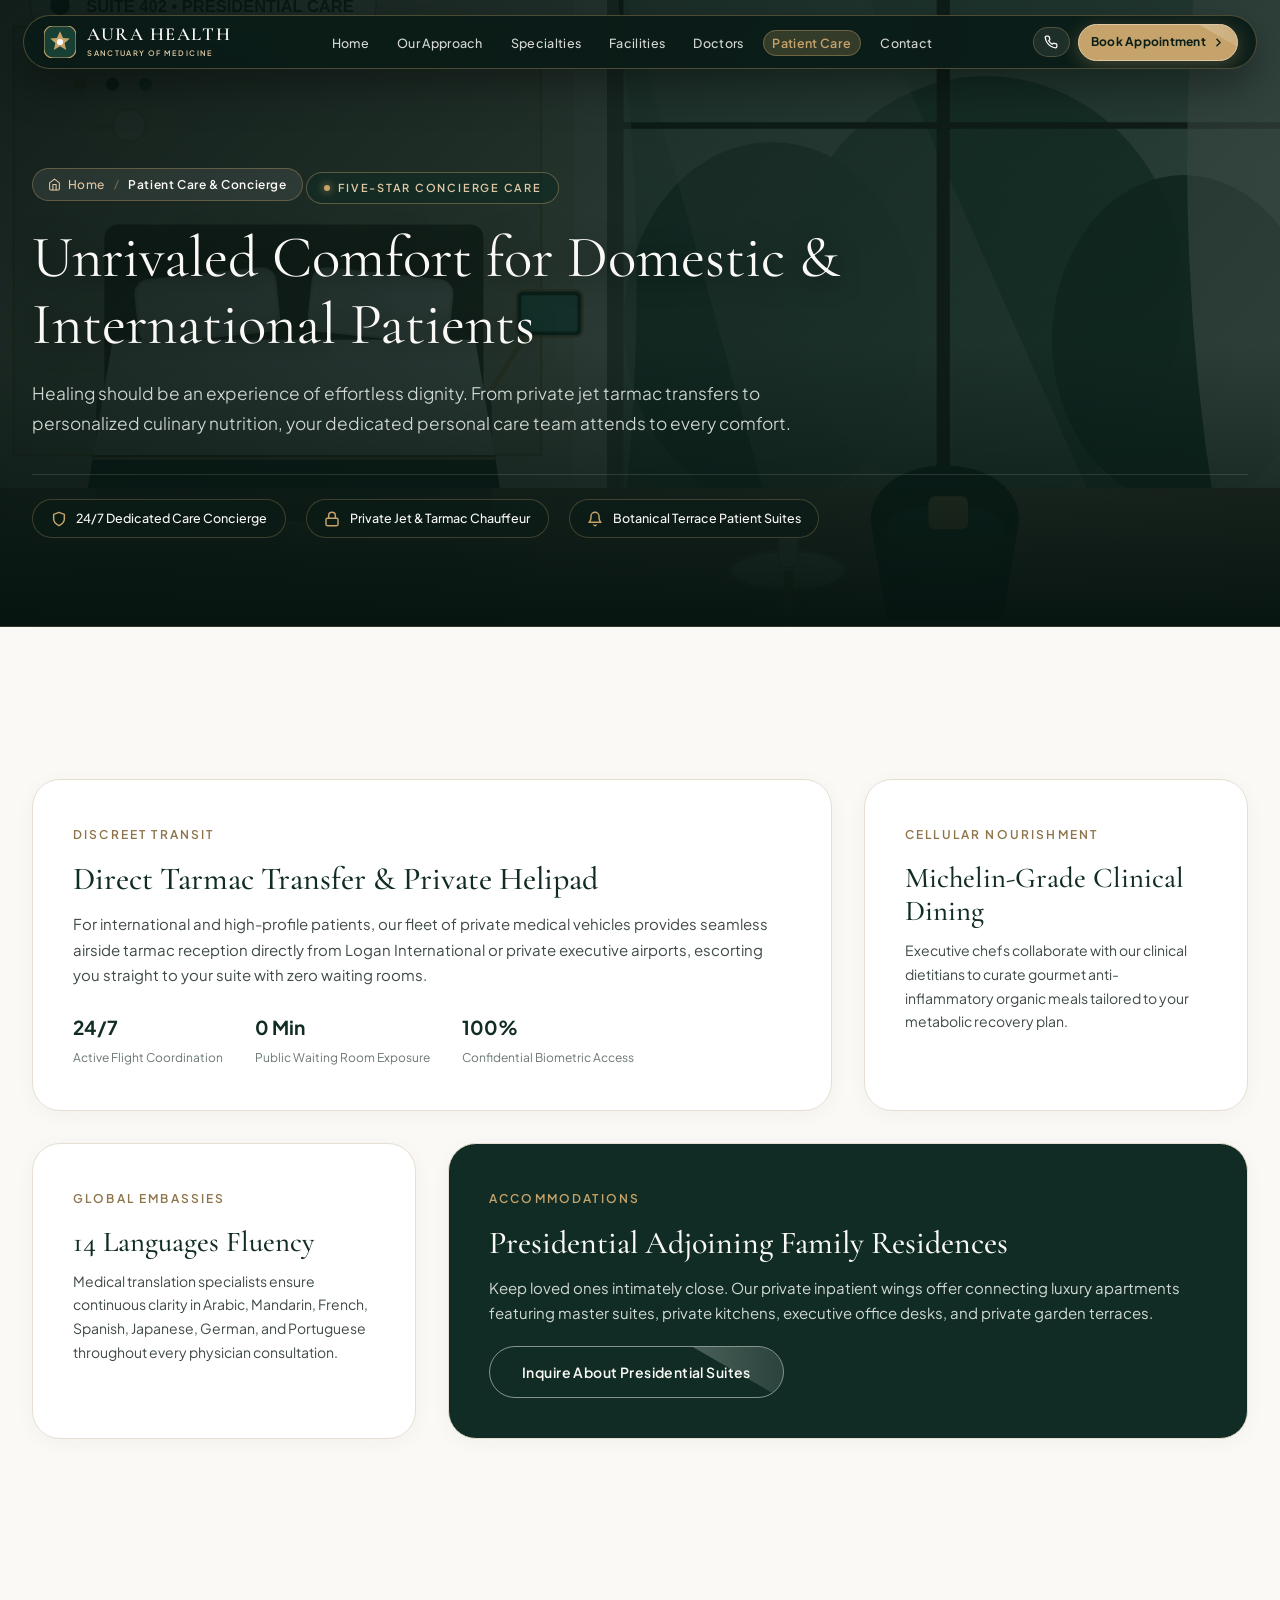
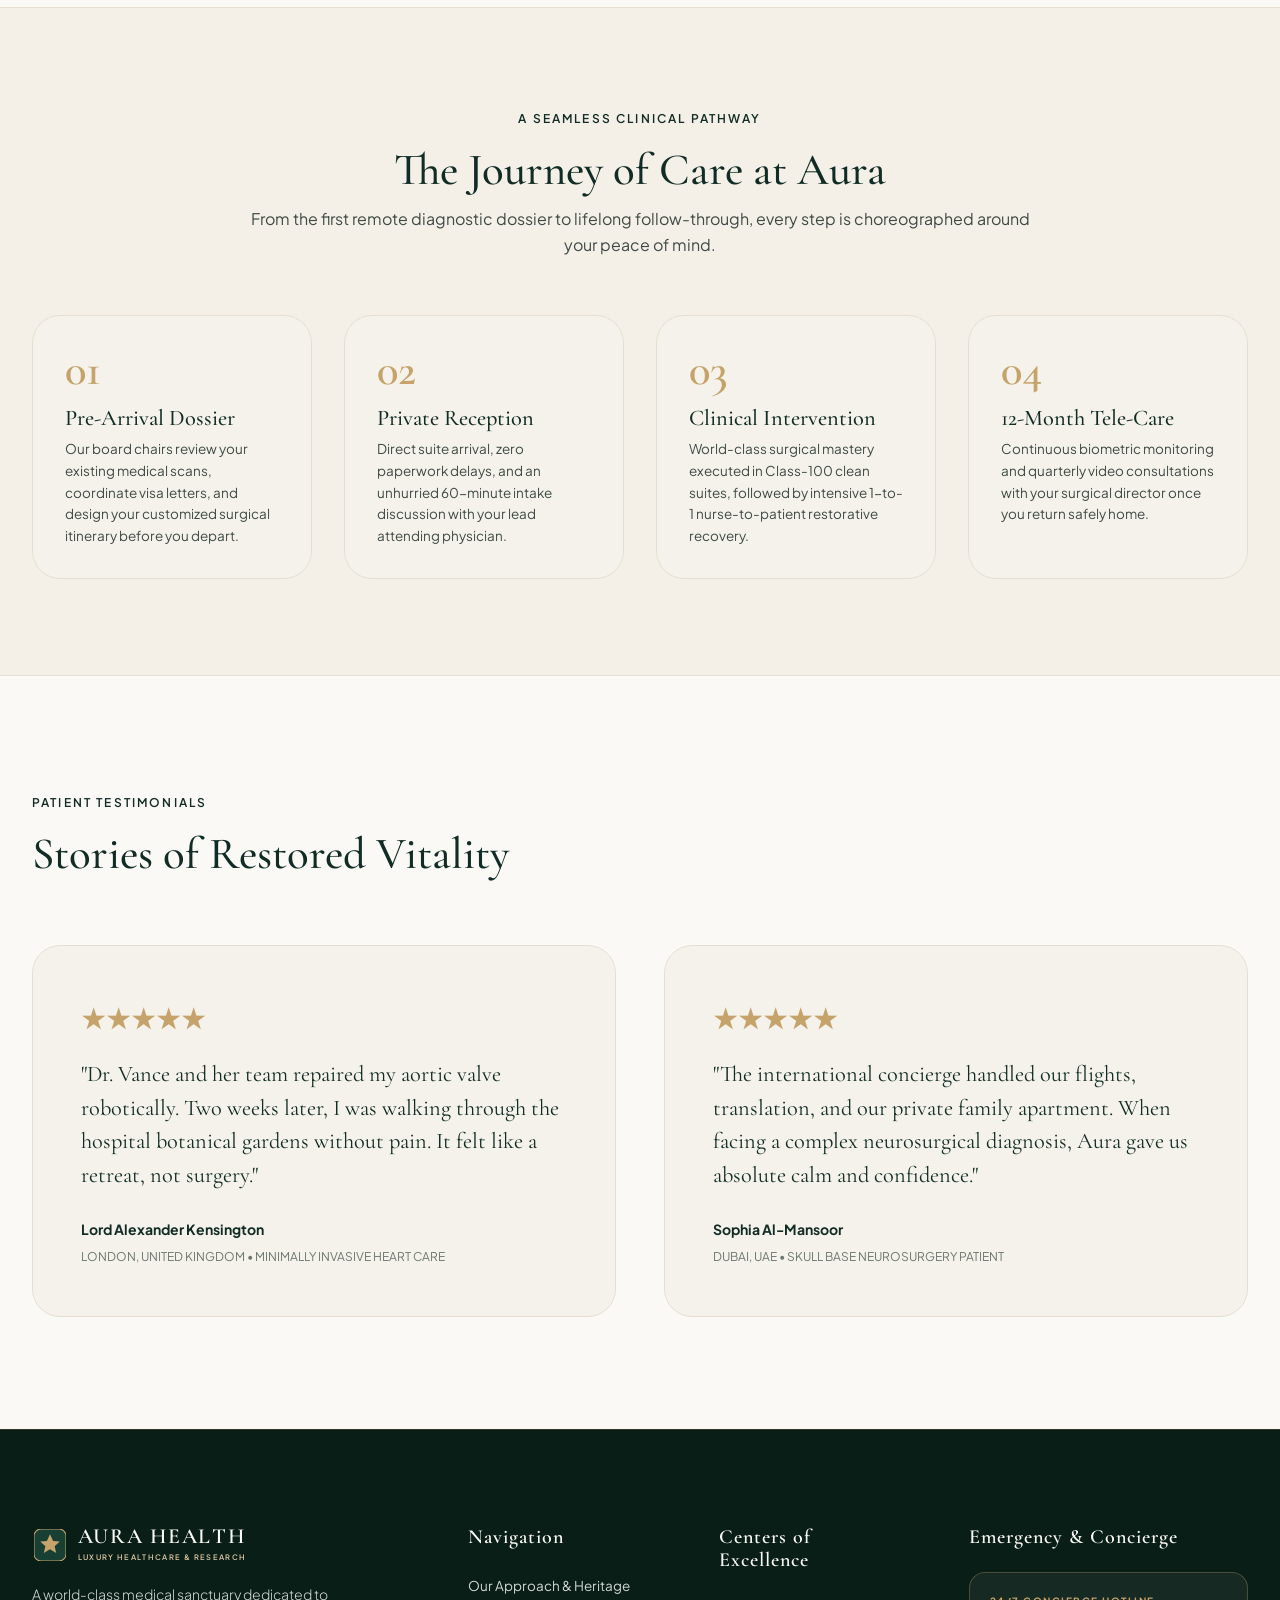
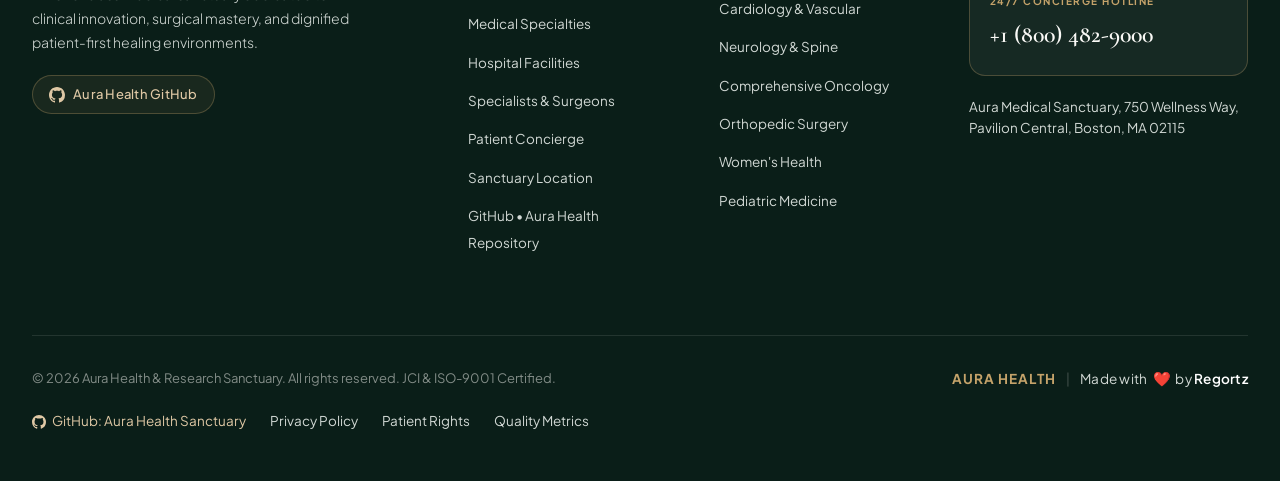
<file: patient-care.html>
<!DOCTYPE html>
<html lang="en">
<head>
  <meta charset="UTF-8">
  <meta name="viewport" content="width=device-width, initial-scale=1.0">
  <title>Patient Care &amp; Global Concierge | AURA Health Sanctuary</title>
  <meta name="description" content="Experience bespoke patient care, international medical concierges, private family suites, and Michelin-grade clinical nutrition at Aura.">
  <link rel="stylesheet" href="css/animations.css">
  <link rel="stylesheet" href="css/styles.css">
  <link rel="icon" type="image/svg+xml" href="data:image/svg+xml,%3Csvg xmlns='http://www.w3.org/2000/svg' viewBox='0 0 40 40'%3E%3Crect width='40' height='40' rx='10' fill='%23102C24'/%3E%3Cpath d='M20 8 L23 16 L31 16 L25 21 L27 29 L20 24 L13 29 L15 21 L9 16 L17 16 Z' fill='%23C5A36A'/%3E%3C/svg%3E">
</head>
<body class="page-fade-in">

  <!-- Header -->
    <!-- ========================================================================
       TOP NAVIGATION BAR — FLOATING LUXURY INSTRUMENT PANEL
       ======================================================================== -->
  <header class="site-header scrolled">
    <div class="container">
      <div class="header-container">
        
        <!-- Logo & Brand Crest -->
        <a href="index.html" class="brand-link" aria-label="Aura Healthcare Home">
          <div class="brand-crest">
            <svg width="36" height="36" viewBox="0 0 36 36" fill="none" xmlns="http://www.w3.org/2000/svg">
              <rect width="36" height="36" rx="10" fill="#183F34" stroke="#C5A36A" stroke-width="1.2"/>
              <path d="M18 6L21.5 13.5L29 14.2L23.2 19.3L25 27L18 22.8L11 27L12.8 19.3L7 14.2L14.5 13.5L18 6Z" fill="#C5A36A"/>
              <circle cx="18" cy="18" r="3.5" fill="#FAF9F6"/>
            </svg>
          </div>
          <div class="brand-text">
            <span class="brand-title">AURA HEALTH</span>
            <span class="brand-sub">SANCTUARY OF MEDICINE</span>
          </div>
        </a>

        <!-- Desktop Navigation Menu -->
        <nav aria-label="Main Navigation">
          <ul class="nav-menu">
            <li><a href="index.html" class="nav-link">Home</a></li>
            <li><a href="about.html" class="nav-link">Our Approach</a></li>
            <li><a href="specialties.html" class="nav-link">Specialties</a></li>
            <li><a href="facilities.html" class="nav-link">Facilities</a></li>
            <li><a href="doctors.html" class="nav-link">Doctors</a></li>
            <li><a href="patient-care.html" class="nav-link active">Patient Care</a></li>
            <li><a href="contact.html" class="nav-link">Contact</a></li>
          </ul>
        </nav>

        <!-- Action Buttons & Mobile Hamburger -->
        <div class="nav-actions">
          <a href="tel:+18004829000" class="nav-phone-pill" title="24/7 Dedicated Concierge Care Line">
            <svg width="14" height="14" viewBox="0 0 24 24" fill="none" stroke="currentColor" stroke-width="2.2" stroke-linecap="round" stroke-linejoin="round">
              <path d="M22 16.92v3a2 2 0 0 1-2.18 2 19.79 19.79 0 0 1-8.63-3.07 19.5 19.5 0 0 1-6-6 19.79 19.79 0 0 1-3.07-8.67A2 2 0 0 1 4.11 2h3a2 2 0 0 1 2 1.72 12.84 12.84 0 0 0 .7 2.81 2 2 0 0 1-.45 2.11L8.09 9.91a16 16 0 0 0 6 6l1.27-1.27a2 2 0 0 1 2.11-.45 12.84 12.84 0 0 0 2.81.7A2 2 0 0 1 22 16.92z"></path>
            </svg>
            <span class="phone-text">(800) 482-9000</span>
          </a>

          <a href="#appointment" class="nav-cta-btn btn-hover-shine" data-open-modal="appointment">
            <span class="cta-text-full">Book Appointment</span>
            <span class="cta-text-short">Book</span>
            <svg width="13" height="13" viewBox="0 0 24 24" fill="none" stroke="currentColor" stroke-width="2.5" stroke-linecap="round" stroke-linejoin="round">
              <polyline points="9 18 15 12 9 6"></polyline>
            </svg>
          </a>

          <!-- Mobile Menu Hamburger Button -->
          <button class="mobile-toggle" aria-label="Toggle navigation menu" id="mobile-menu-toggle">
            <svg width="22" height="22" viewBox="0 0 24 24" fill="none" stroke="currentColor" stroke-width="2.2" stroke-linecap="round" stroke-linejoin="round">
              <line x1="3" y1="12" x2="21" y2="12"></line>
              <line x1="3" y1="6" x2="21" y2="6"></line>
              <line x1="3" y1="18" x2="21" y2="18"></line>
            </svg>
          </button>
        </div>

      </div>
    </div>
  </header>

  <!-- ========================================================================
       LUXURY SLIDE-IN MOBILE NAVIGATION DRAWER
       ======================================================================== -->
  <div class="mobile-nav-backdrop" id="mobile-nav-backdrop" aria-hidden="true"></div>
  <aside class="mobile-nav-drawer" id="mobile-nav-drawer" aria-label="Mobile Navigation" aria-hidden="true">
    <div class="mobile-nav-header">
      <a href="index.html" class="brand-link">
        <div class="brand-crest">
          <svg width="32" height="32" viewBox="0 0 36 36" fill="none" xmlns="http://www.w3.org/2000/svg">
            <rect width="36" height="36" rx="10" fill="#183F34" stroke="#C5A36A" stroke-width="1.2"/>
            <path d="M18 6L21.5 13.5L29 14.2L23.2 19.3L25 27L18 22.8L11 27L12.8 19.3L7 14.2L14.5 13.5L18 6Z" fill="#C5A36A"/>
            <circle cx="18" cy="18" r="3.5" fill="#FAF9F6"/>
          </svg>
        </div>
        <div class="brand-text">
          <span class="brand-title" style="font-size: 1.15rem;">AURA HEALTH</span>
          <span class="brand-sub" style="font-size: 8px;">SANCTUARY OF MEDICINE</span>
        </div>
      </a>
      <button class="mobile-nav-close" id="mobile-nav-close" aria-label="Close menu">
        <svg width="20" height="20" viewBox="0 0 24 24" fill="none" stroke="currentColor" stroke-width="2.5" stroke-linecap="round" stroke-linejoin="round">
          <line x1="18" y1="6" x2="6" y2="18"></line>
          <line x1="6" y1="6" x2="18" y2="18"></line>
        </svg>
      </button>
    </div>

    <div class="mobile-nav-body">
      <nav class="mobile-nav-links">
        <a href="index.html" class="mobile-nav-item">
          <span>Home</span>
          <svg width="14" height="14" viewBox="0 0 24 24" fill="none" stroke="currentColor" stroke-width="2.2" stroke-linecap="round" stroke-linejoin="round"><polyline points="9 18 15 12 9 6"></polyline></svg>
        </a>
        <a href="about.html" class="mobile-nav-item">
          <span>Our Approach</span>
          <svg width="14" height="14" viewBox="0 0 24 24" fill="none" stroke="currentColor" stroke-width="2.2" stroke-linecap="round" stroke-linejoin="round"><polyline points="9 18 15 12 9 6"></polyline></svg>
        </a>
        <a href="specialties.html" class="mobile-nav-item">
          <span>Specialties</span>
          <svg width="14" height="14" viewBox="0 0 24 24" fill="none" stroke="currentColor" stroke-width="2.2" stroke-linecap="round" stroke-linejoin="round"><polyline points="9 18 15 12 9 6"></polyline></svg>
        </a>
        <a href="facilities.html" class="mobile-nav-item">
          <span>Facilities</span>
          <svg width="14" height="14" viewBox="0 0 24 24" fill="none" stroke="currentColor" stroke-width="2.2" stroke-linecap="round" stroke-linejoin="round"><polyline points="9 18 15 12 9 6"></polyline></svg>
        </a>
        <a href="doctors.html" class="mobile-nav-item">
          <span>Doctors</span>
          <svg width="14" height="14" viewBox="0 0 24 24" fill="none" stroke="currentColor" stroke-width="2.2" stroke-linecap="round" stroke-linejoin="round"><polyline points="9 18 15 12 9 6"></polyline></svg>
        </a>
        <a href="patient-care.html" class="mobile-nav-item active">
          <span>Patient Care</span>
          <svg width="14" height="14" viewBox="0 0 24 24" fill="none" stroke="currentColor" stroke-width="2.2" stroke-linecap="round" stroke-linejoin="round"><polyline points="9 18 15 12 9 6"></polyline></svg>
        </a>
        <a href="contact.html" class="mobile-nav-item">
          <span>Contact</span>
          <svg width="14" height="14" viewBox="0 0 24 24" fill="none" stroke="currentColor" stroke-width="2.2" stroke-linecap="round" stroke-linejoin="round"><polyline points="9 18 15 12 9 6"></polyline></svg>
        </a>
      </nav>

      <div class="mobile-nav-footer">
        <a href="tel:+18004829000" class="mobile-nav-phone">
          <svg width="18" height="18" viewBox="0 0 24 24" fill="none" stroke="currentColor" stroke-width="2.2" stroke-linecap="round" stroke-linejoin="round">
            <path d="M22 16.92v3a2 2 0 0 1-2.18 2 19.79 19.79 0 0 1-8.63-3.07 19.5 19.5 0 0 1-6-6 19.79 19.79 0 0 1-3.07-8.67A2 2 0 0 1 4.11 2h3a2 2 0 0 1 2 1.72 12.84 12.84 0 0 0 .7 2.81 2 2 0 0 1-.45 2.11L8.09 9.91a16 16 0 0 0 6 6l1.27-1.27a2 2 0 0 1 2.11-.45 12.84 12.84 0 0 0 2.81.7A2 2 0 0 1 22 16.92z"></path>
          </svg>
          <div>
            <div style="font-size: 10px; color: var(--gold-light); text-transform: uppercase; letter-spacing: 0.1em; font-weight: 600;">24/7 Concierge Hotline</div>
            <div style="font-size: 14.5px; font-weight: 700; color: #FAF9F6;">(800) 482-9000</div>
          </div>
        </a>

        <a href="#appointment" class="mobile-nav-cta btn-forest-pill btn-hover-shine" data-open-modal="appointment">
          <span>Schedule Consultation</span>
          <svg width="14" height="14" viewBox="0 0 24 24" fill="none" stroke="currentColor" stroke-width="2.5" stroke-linecap="round" stroke-linejoin="round">
            <polyline points="9 18 15 12 9 6"></polyline>
          </svg>
        </a>
      </div>
    </div>
  </aside>

    <!-- ========================================================================
       CINEMATIC LUXURY INNER PAGE HERO
       ======================================================================== -->
  <section class="inner-hero-cinematic">
    <!-- Atmospheric Photography Background & Dark Emerald Scrim -->
    <div class="inner-hero-bg">
      <img 
        src="https://images.unsplash.com/photo-1586773860418-d37222d8fce3?auto=format&fit=crop&w=2200&q=85" 
        onerror="this.onerror=null; this.src='assets/patient-suite.svg'" 
        alt="Presidential Private Healing Pavilion with terrace" 
        class="inner-hero-img"
      >
      <div class="inner-hero-scrim"></div>
      <div class="inner-hero-vignette"></div>
    </div>

    <div class="container inner-hero-container reveal">
      <!-- Breadcrumb Pill -->
      <nav class="breadcrumb-pill" aria-label="Breadcrumb Navigation">
        <a href="index.html" class="breadcrumb-home">
          <svg width="13" height="13" viewBox="0 0 24 24" fill="none" stroke="currentColor" stroke-width="2" stroke-linecap="round" stroke-linejoin="round"><path d="M3 9l9-7 9 7v11a2 2 0 0 1-2 2H5a2 2 0 0 1-2-2z"></path><polyline points="9 22 9 12 15 12 15 22"></polyline></svg>
          <span>Home</span>
        </a>
        <span class="breadcrumb-sep">/</span>
        <span class="breadcrumb-current">Patient Care & Concierge</span>
      </nav>

      <!-- Glowing Eyebrow Badge -->
      <div class="inner-hero-badge pulse-badge">
        <span class="hero-badge-dot"></span>
        <span>FIVE-STAR CONCIERGE CARE</span>
      </div>

      <!-- Editorial Title -->
      <h1 class="inner-hero-title">
        Unrivaled Comfort for Domestic &amp; International Patients
      </h1>

      <!-- Editorial Lead -->
      <p class="inner-hero-lead">
        Healing should be an experience of effortless dignity. From private jet tarmac transfers to personalized culinary nutrition, your dedicated personal care team attends to every comfort.
      </p>

      <!-- Trust & Key Feature Badges Ribbon -->
      <div class="inner-hero-ribbon">
        <div class="ribbon-pill">
          <svg width="16" height="16" viewBox="0 0 24 24" fill="none" stroke="currentColor" stroke-width="2.2" stroke-linecap="round" stroke-linejoin="round"><path d="M12 22s8-4 8-10V5l-8-3-8 3v7c0 6 8 10 8 10z"></path></svg>
          <span>24/7 Dedicated Care Concierge</span>
        </div>
        <div class="ribbon-pill">
          <svg width="16" height="16" viewBox="0 0 24 24" fill="none" stroke="currentColor" stroke-width="2.2" stroke-linecap="round" stroke-linejoin="round"><rect x="3" y="11" width="18" height="11" rx="2" ry="2"></rect><path d="M7 11V7a5 5 0 0 1 10 0v4"></path></svg>
          <span>Private Jet & Tarmac Chauffeur</span>
        </div>
        <div class="ribbon-pill">
          <svg width="16" height="16" viewBox="0 0 24 24" fill="none" stroke="currentColor" stroke-width="2.2" stroke-linecap="round" stroke-linejoin="round"><path d="M18 8A6 6 0 0 0 6 8c0 7-3 9-3 9h18s-3-2-3-9"></path><path d="M13.73 21a2 2 0 0 1-3.46 0"></path></svg>
          <span>Botanical Terrace Patient Suites</span>
        </div>
      </div>
    </div>
  </section>

  <!-- Bento Grid of Concierge Privileges -->
  <section style="padding: 5rem 0 6rem 0; background-color: var(--bg-ivory);">
    <div class="container">
      
      <div class="bento-concierge-grid stagger-parent">
        
        <!-- Bento 1 (Wide): Tarmac & Helipad Access -->
        <div class="bento-card bento-card-wide">
          <span class="eyebrow" style="color: var(--gold-muted);">DISCREET TRANSIT</span>
          <h3 style="font-family: var(--font-serif); font-size: 2rem; color: var(--forest-green); margin-bottom: 0.85rem;">
            Direct Tarmac Transfer &amp; Private Helipad
          </h3>
          <p style="font-size: 15px; color: var(--text-body); line-height: 1.7; margin-bottom: 1.5rem;">
            For international and high-profile patients, our fleet of private medical vehicles provides seamless airside tarmac reception directly from Logan International or private executive airports, escorting you straight to your suite with zero waiting rooms.
          </p>
          <div style="display: flex; gap: 2rem; flex-wrap: wrap;">
            <div><strong style="color: var(--forest-green); font-size: 1.2rem;">24/7</strong><br><span style="font-size: 12px; color: var(--text-muted);">Active Flight Coordination</span></div>
            <div><strong style="color: var(--forest-green); font-size: 1.2rem;">0 Min</strong><br><span style="font-size: 12px; color: var(--text-muted);">Public Waiting Room Exposure</span></div>
            <div><strong style="color: var(--forest-green); font-size: 1.2rem;">100%</strong><br><span style="font-size: 12px; color: var(--text-muted);">Confidential Biometric Access</span></div>
          </div>
        </div>

        <!-- Bento 2: Executive Culinary Nutrition -->
        <div class="bento-card">
          <span class="eyebrow" style="color: var(--gold-muted);">CELLULAR NOURISHMENT</span>
          <h3 style="font-family: var(--font-serif); font-size: 1.8rem; color: var(--forest-green); margin-bottom: 0.75rem;">
            Michelin-Grade Clinical Dining
          </h3>
          <p style="font-size: 14px; color: var(--text-body); line-height: 1.7;">
            Executive chefs collaborate with our clinical dietitians to curate gourmet anti-inflammatory organic meals tailored to your metabolic recovery plan.
          </p>
        </div>

        <!-- Bento 3: Multilingual Care Teams -->
        <div class="bento-card">
          <span class="eyebrow" style="color: var(--gold-muted);">GLOBAL EMBASSIES</span>
          <h3 style="font-family: var(--font-serif); font-size: 1.8rem; color: var(--forest-green); margin-bottom: 0.75rem;">
            14 Languages Fluency
          </h3>
          <p style="font-size: 14px; color: var(--text-body); line-height: 1.7;">
            Medical translation specialists ensure continuous clarity in Arabic, Mandarin, French, Spanish, Japanese, German, and Portuguese throughout every physician consultation.
          </p>
        </div>

        <!-- Bento 4: Family Guest Apartments (Forest Highlight) -->
        <div class="bento-card bento-card-wide bento-card-forest">
          <span class="eyebrow eyebrow-gold">ACCOMMODATIONS</span>
          <h3 style="font-family: var(--font-serif); font-size: 2rem; margin-bottom: 0.85rem;">
            Presidential Adjoining Family Residences
          </h3>
          <p style="font-size: 15px; color: var(--text-ivory-dim); line-height: 1.7; margin-bottom: 1.25rem;">
            Keep loved ones intimately close. Our private inpatient wings offer connecting luxury apartments featuring master suites, private kitchens, executive office desks, and private garden terraces.
          </p>
          <a href="#appointment" class="btn-outline-ivory btn-hover-shine" data-open-modal="appointment">
            <span>Inquire About Presidential Suites</span>
          </a>
        </div>

      </div>

    </div>
  </section>

  <!-- Section 2: The 4-Step Patient Journey -->
  <section style="padding: 6rem 0; background-color: var(--bg-ivory-warm); border-top: 1px solid var(--border-beige); border-bottom: 1px solid var(--border-beige);">
    <div class="container">
      <div style="text-align: center; max-width: 780px; margin: 0 auto 3.5rem auto;" class="reveal">
        <span class="eyebrow">A SEAMLESS CLINICAL PATHWAY</span>
        <h2 style="font-size: clamp(2.2rem, 3.5vw, 3.2rem); color: var(--forest-green); font-weight: 500;">
          The Journey of Care at Aura
        </h2>
        <p style="font-size: 16px; color: var(--text-body); margin-top: 0.6rem;">
          From the first remote diagnostic dossier to lifelong follow-through, every step is choreographed around your peace of mind.
        </p>
      </div>

      <div class="care-step-row stagger-parent">
        
        <div class="care-step-item">
          <div class="care-step-num">01</div>
          <h4 style="font-family: var(--font-serif); font-size: 1.4rem; color: var(--forest-green); margin-bottom: 0.5rem;">Pre-Arrival Dossier</h4>
          <p style="font-size: 13.5px; color: var(--text-body); line-height: 1.6;">
            Our board chairs review your existing medical scans, coordinate visa letters, and design your customized surgical itinerary before you depart.
          </p>
        </div>

        <div class="care-step-item">
          <div class="care-step-num">02</div>
          <h4 style="font-family: var(--font-serif); font-size: 1.4rem; color: var(--forest-green); margin-bottom: 0.5rem;">Private Reception</h4>
          <p style="font-size: 13.5px; color: var(--text-body); line-height: 1.6;">
            Direct suite arrival, zero paperwork delays, and an unhurried 60-minute intake discussion with your lead attending physician.
          </p>
        </div>

        <div class="care-step-item">
          <div class="care-step-num">03</div>
          <h4 style="font-family: var(--font-serif); font-size: 1.4rem; color: var(--forest-green); margin-bottom: 0.5rem;">Clinical Intervention</h4>
          <p style="font-size: 13.5px; color: var(--text-body); line-height: 1.6;">
            World-class surgical mastery executed in Class-100 clean suites, followed by intensive 1-to-1 nurse-to-patient restorative recovery.
          </p>
        </div>

        <div class="care-step-item">
          <div class="care-step-num">04</div>
          <h4 style="font-family: var(--font-serif); font-size: 1.4rem; color: var(--forest-green); margin-bottom: 0.5rem;">12-Month Tele-Care</h4>
          <p style="font-size: 13.5px; color: var(--text-body); line-height: 1.6;">
            Continuous biometric monitoring and quarterly video consultations with your surgical director once you return safely home.
          </p>
        </div>

      </div>
    </div>
  </section>

  <!-- Section 3: Patient Testimonials -->
  <section style="padding: 7rem 0; background-color: var(--bg-ivory);">
    <div class="container">
      <div style="max-width: 720px; margin-bottom: 4rem;" class="reveal">
        <span class="eyebrow">PATIENT TESTIMONIALS</span>
        <h2 style="font-size: clamp(2.2rem, 3.5vw, 3.2rem); color: var(--forest-green); font-weight: 500;">
          Stories of Restored Vitality
        </h2>
      </div>

      <div style="display: grid; grid-template-columns: 1fr 1fr; gap: 3rem;" class="stagger-parent">
        
        <div style="background: var(--bg-beige-card); border: 1px solid var(--border-beige); border-radius: var(--radius-card); padding: 3rem;">
          <div style="color: var(--gold-accent); font-size: 1.8rem; margin-bottom: 1rem;">★★★★★</div>
          <p style="font-family: var(--font-serif); font-size: 1.4rem; color: var(--forest-green); line-height: 1.5; margin-bottom: 1.5rem;">
            "Dr. Vance and her team repaired my aortic valve robotically. Two weeks later, I was walking through the hospital botanical gardens without pain. It felt like a retreat, not surgery."
          </p>
          <strong style="color: var(--forest-green); font-size: 14px;">Lord Alexander Kensington</strong><br>
          <span style="font-size: 12px; color: var(--text-muted); text-transform: uppercase;">London, United Kingdom • Minimally Invasive Heart Care</span>
        </div>

        <div style="background: var(--bg-beige-card); border: 1px solid var(--border-beige); border-radius: var(--radius-card); padding: 3rem;">
          <div style="color: var(--gold-accent); font-size: 1.8rem; margin-bottom: 1rem;">★★★★★</div>
          <p style="font-family: var(--font-serif); font-size: 1.4rem; color: var(--forest-green); line-height: 1.5; margin-bottom: 1.5rem;">
            "The international concierge handled our flights, translation, and our private family apartment. When facing a complex neurosurgical diagnosis, Aura gave us absolute calm and confidence."
          </p>
          <strong style="color: var(--forest-green); font-size: 14px;">Sophia Al-Mansoor</strong><br>
          <span style="font-size: 12px; color: var(--text-muted); text-transform: uppercase;">Dubai, UAE • Skull Base Neurosurgery Patient</span>
        </div>

      </div>
    </div>
  </section>

  <!-- Footer -->
  <footer class="site-footer" id="contact">
    <div class="container">
      <div class="footer-top-grid">
        <div>
          <a href="index.html" class="brand-link">
            <div class="brand-crest">
              <svg width="34" height="34" viewBox="0 0 36 36" fill="none">
                <rect width="36" height="36" rx="8" fill="#183F34" stroke="#C5A36A" stroke-width="1.2"/>
                <path d="M18 6L21.5 13.5L29 14.2L23.2 19.3L25 27L18 22.8L11 27L12.8 19.3L7 14.2L14.5 13.5L18 6Z" fill="#C5A36A"/>
              </svg>
            </div>
            <div class="brand-text">
              <span class="brand-title" style="font-size: 1.35rem;">AURA HEALTH</span>
              <span class="brand-sub">LUXURY HEALTHCARE &amp; RESEARCH</span>
            </div>
          </a>
          <p class="footer-brand-desc">
            A world-class medical sanctuary dedicated to clinical innovation, surgical mastery, and dignified patient-first healing environments.
          </p>
          <div class="footer-repo-wrapper" style="margin-top: 1.25rem;">
            <a href="https://github.com/Rachit246-art/Hospital1.git" target="_blank" rel="noopener noreferrer" class="footer-repo-badge" aria-label="Aura Health &amp; Research Sanctuary GitHub Repository">
              <svg width="16" height="16" viewBox="0 0 24 24" fill="currentColor" aria-hidden="true">
                <path d="M12 0C5.37 0 0 5.37 0 12c0 5.31 3.435 9.795 8.205 11.385.6.105.825-.255.825-.57 0-.285-.015-1.23-.015-2.235-3.015.555-3.795-.735-4.035-1.41-.135-.345-.72-1.41-1.23-1.695-.42-.225-1.02-.78-.015-.795.945-.015 1.62.87 1.845 1.23 1.08 1.815 2.805 1.305 3.495.99.105-.78.42-1.305.765-1.605-2.67-.3-5.46-1.335-5.46-5.925 0-1.305.465-2.385 1.23-3.225-.12-.3-.54-1.53.12-3.18 0 0 1.005-.315 3.3 1.23.96-.27 1.98-.405 3-.405s2.04.135 3 .405c2.295-1.56 3.3-1.23 3.3-1.23.66 1.65.24 2.88.12 3.18.765.84 1.23 1.905 1.23 3.225 0 4.605-2.805 5.625-5.475 5.925.435.375.81 1.095.81 2.22 0 1.605-.015 2.895-.015 3.3 0 .315.225.69.825.57A12.02 12.02 0 0024 12c0-6.63-5.37-12-12-12z"/>
              </svg>
              <span>Aura Health GitHub</span>
            </a>
          </div>
        </div>

        <div>
          <h4 class="footer-heading">Navigation</h4>
          <ul class="footer-links-list">
            <li><a href="about.html" class="footer-link">Our Approach &amp; Heritage</a></li>
            <li><a href="specialties.html" class="footer-link">Medical Specialties</a></li>
            <li><a href="facilities.html" class="footer-link">Hospital Facilities</a></li>
            <li><a href="doctors.html" class="footer-link">Specialists &amp; Surgeons</a></li>
            <li><a href="patient-care.html" class="footer-link">Patient Concierge</a></li>
            <li><a href="contact.html" class="footer-link">Sanctuary Location</a></li>
            <li><a href="https://github.com/Rachit246-art/Hospital1.git" target="_blank" rel="noopener noreferrer" class="footer-link">GitHub &bull; Aura Health Repository</a></li>
          </ul>
        </div>

        <div>
          <h4 class="footer-heading">Centers of Excellence</h4>
          <ul class="footer-links-list">
            <li><a href="specialties.html#cardiology" class="footer-link">Cardiology &amp; Vascular</a></li>
            <li><a href="specialties.html#neurology" class="footer-link">Neurology &amp; Spine</a></li>
            <li><a href="specialties.html#oncology" class="footer-link">Comprehensive Oncology</a></li>
            <li><a href="specialties.html#orthopedics" class="footer-link">Orthopedic Surgery</a></li>
            <li><a href="specialties.html#womens-health" class="footer-link">Women's Health</a></li>
            <li><a href="specialties.html#pediatrics" class="footer-link">Pediatric Medicine</a></li>
          </ul>
        </div>

        <div>
          <h4 class="footer-heading">Emergency &amp; Concierge</h4>
          <div class="footer-emergency-box">
            <div class="footer-emergency-label">24/7 CONCIERGE HOTLINE</div>
            <a href="tel:+18004829000" class="footer-emergency-phone">+1 (800) 482-9000</a>
          </div>
          <p style="font-size: 13.5px; color: var(--text-ivory-dim); line-height: 1.6;">
            Aura Medical Sanctuary, 750 Wellness Way,<br>
            Pavilion Central, Boston, MA 02115
          </p>
        </div>
      </div>

      <div class="footer-bottom">
        <div>&copy; 2026 Aura Health &amp; Research Sanctuary. All rights reserved. JCI &amp; ISO-9001 Certified.</div>
        <div class="footer-credit">
          <span class="credit-brand">AURA HEALTH</span>
          <span class="credit-divider">|</span>
          <span class="credit-text">Made with <span class="credit-heart" aria-hidden="true" style="color: #ff385c; display: inline-block; margin: 0 3px;">❤️</span> by <span class="credit-author">Regortz</span></span>
        </div>
        <div class="footer-bottom-links">
          <a href="https://github.com/Rachit246-art/Hospital1.git" target="_blank" rel="noopener noreferrer" class="footer-link footer-github-link" title="AURA Health &amp; Research Sanctuary on GitHub">
            <svg width="14" height="14" viewBox="0 0 24 24" fill="currentColor" aria-hidden="true"><path d="M12 0C5.37 0 0 5.37 0 12c0 5.31 3.435 9.795 8.205 11.385.6.105.825-.255.825-.57 0-.285-.015-1.23-.015-2.235-3.015.555-3.795-.735-4.035-1.41-.135-.345-.72-1.41-1.23-1.695-.42-.225-1.02-.78-.015-.795.945-.015 1.62.87 1.845 1.23 1.08 1.815 2.805 1.305 3.495.99.105-.78.42-1.305.765-1.605-2.67-.3-5.46-1.335-5.46-5.925 0-1.305.465-2.385 1.23-3.225-.12-.3-.54-1.53.12-3.18 0 0 1.005-.315 3.3 1.23.96-.27 1.98-.405 3-.405s2.04.135 3 .405c2.295-1.56 3.3-1.23 3.3-1.23.66 1.65.24 2.88.12 3.18.765.84 1.23 1.905 1.23 3.225 0 4.605-2.805 5.625-5.475 5.925.435.375.81 1.095.81 2.22 0 1.605-.015 2.895-.015 3.3 0 .315.225.69.825.57A12.02 12.02 0 0024 12c0-6.63-5.37-12-12-12z"/></svg>
            GitHub: Aura Health Sanctuary
          </a>
          <a href="contact.html" class="footer-link">Privacy Policy</a>
          <a href="contact.html" class="footer-link">Patient Rights</a>
          <a href="contact.html" class="footer-link">Quality Metrics</a>
        </div>
      </div>
    </div>
  </footer>

  <!-- Appointment Modal -->
  <div class="modal-backdrop" id="appointment-modal" role="dialog" aria-modal="true" aria-labelledby="modal-title">
    <div class="modal-dialog">
      <button class="modal-close-btn" id="close-appointment-modal" aria-label="Close dialog">
        <svg width="18" height="18" viewBox="0 0 24 24" fill="none" stroke="currentColor" stroke-width="2.5">
          <line x1="18" y1="6" x2="6" y2="18"></line>
          <line x1="6" y1="6" x2="18" y2="18"></line>
        </svg>
      </button>

      <span class="eyebrow">PRIVATE CONSULTATION</span>
      <h2 id="modal-title" style="font-size: 2.2rem; color: var(--forest-green); margin-bottom: 0.75rem;">Schedule an Appointment</h2>
      <p style="font-size: 14px; color: var(--text-muted); margin-bottom: 2rem;">
        Please complete this confidential request. A dedicated Aura Medical Concierge will contact you within 2 business hours.
      </p>

      <form id="appointment-form">
        <div class="form-row">
          <div class="form-group">
            <label class="form-label" for="patient-name">Full Patient Name *</label>
            <input type="text" id="patient-name" class="form-control" placeholder="e.g. Eleanor Vance" required>
          </div>
          <div class="form-group">
            <label class="form-label" for="patient-phone">Phone Number *</label>
            <input type="tel" id="patient-phone" class="form-control" placeholder="+1 (555) 000-0000" required>
          </div>
        </div>

        <div class="form-row">
          <div class="form-group">
            <label class="form-label" for="patient-email">Email Address *</label>
            <input type="email" id="patient-email" class="form-control" placeholder="patient@example.com" required>
          </div>
          <div class="form-group">
            <label class="form-label" for="patient-dept">Preferred Department *</label>
            <select id="patient-dept" class="form-control" required>
              <option value="Cardiology">Cardiology &amp; Vascular Health</option>
              <option value="Neurology">Neurology &amp; Neurosurgery</option>
              <option value="Oncology">Comprehensive Oncology</option>
              <option value="Orthopedics">Orthopedics &amp; Joint Surgery</option>
              <option value="Womens Health">Women's &amp; Maternal Health</option>
              <option value="Pediatrics">Pediatric &amp; Neonatal Care</option>
              <option value="Executive Health">Executive Health Assessment</option>
            </select>
          </div>
        </div>

        <div class="form-group">
          <label class="form-label" for="patient-notes">Clinical Notes (Optional)</label>
          <textarea id="patient-notes" class="form-control" rows="3" placeholder="Briefly describe your medical concerns..."></textarea>
        </div>

        <button type="submit" class="btn-forest-pill btn-hover-shine" style="width: 100%; justify-content: center;">
          <span>Confirm Consultation Request</span>
          <svg width="16" height="16" viewBox="0 0 24 24" fill="none" stroke="currentColor" stroke-width="2.5">
            <polyline points="9 18 15 12 9 6"></polyline>
          </svg>
        </button>
      </form>
    </div>
  </div>

  <script src="js/app.js"></script>
</body>
</html>
</file>
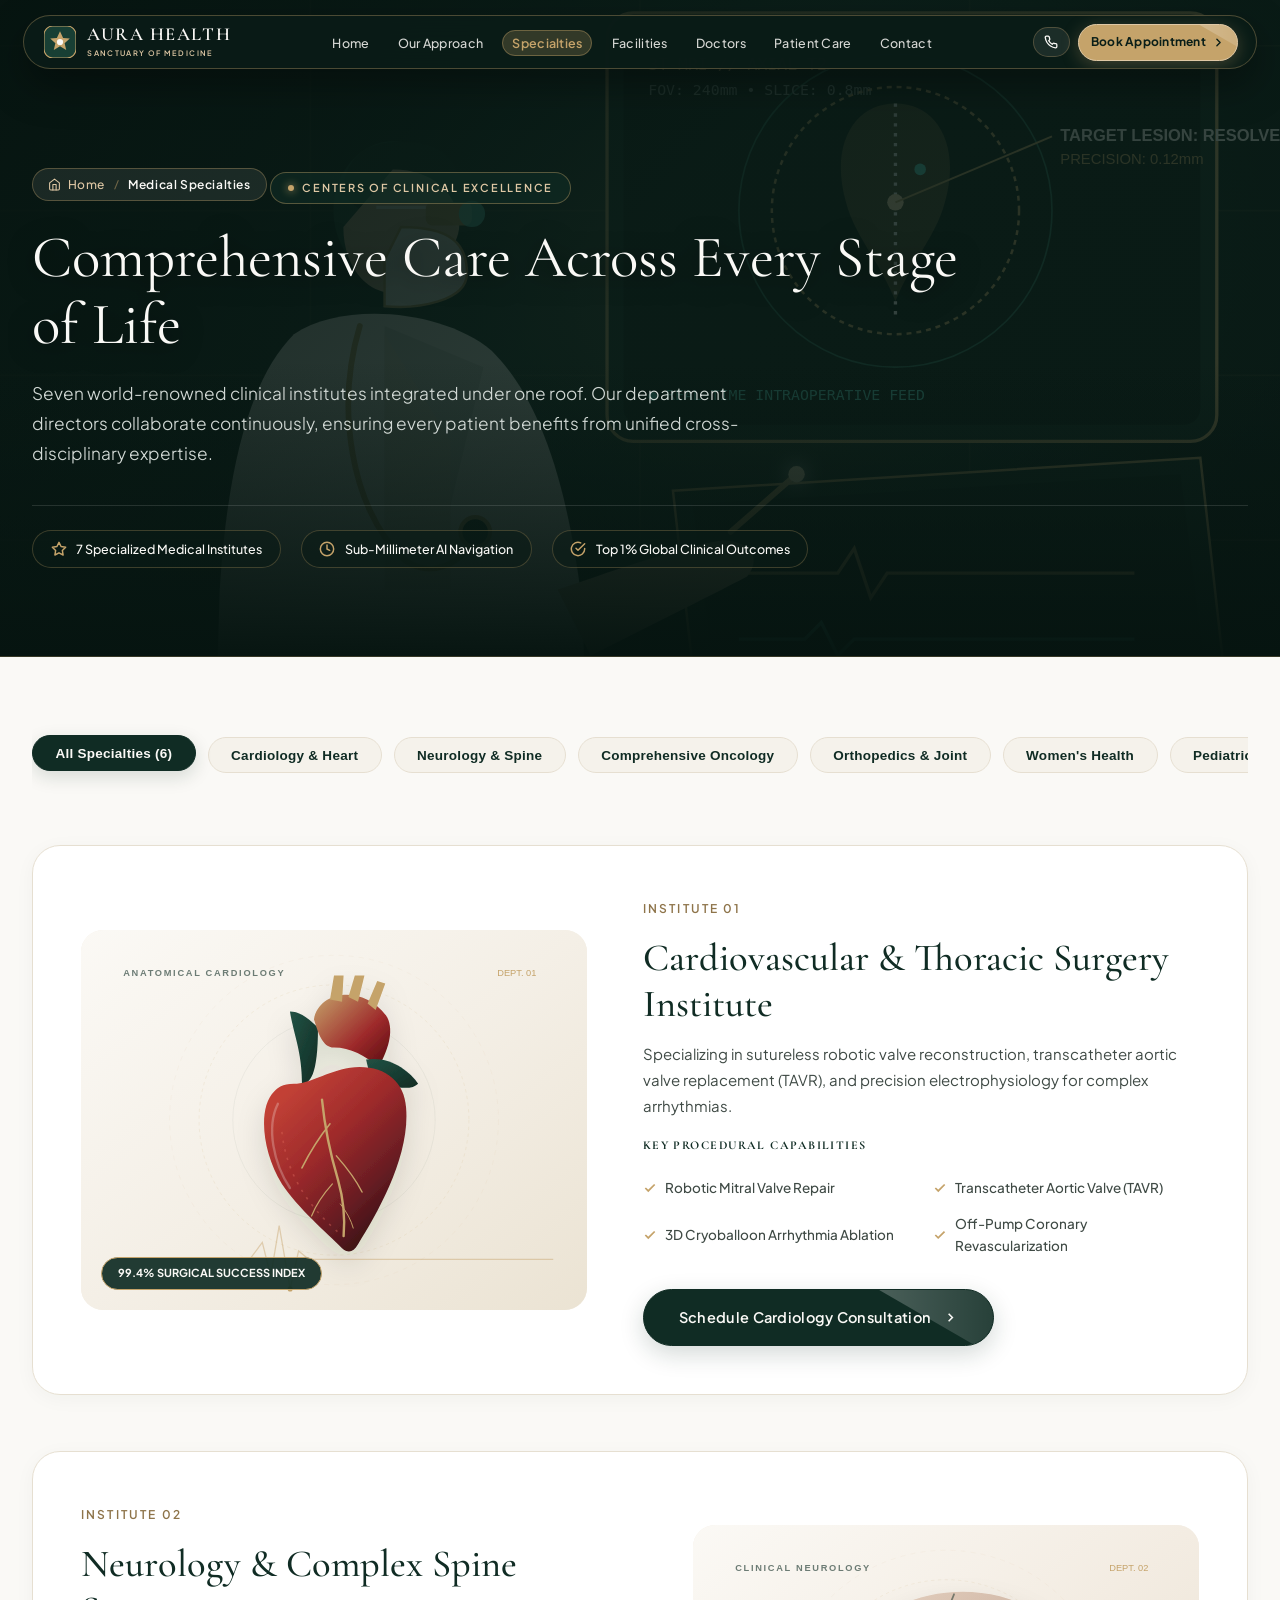
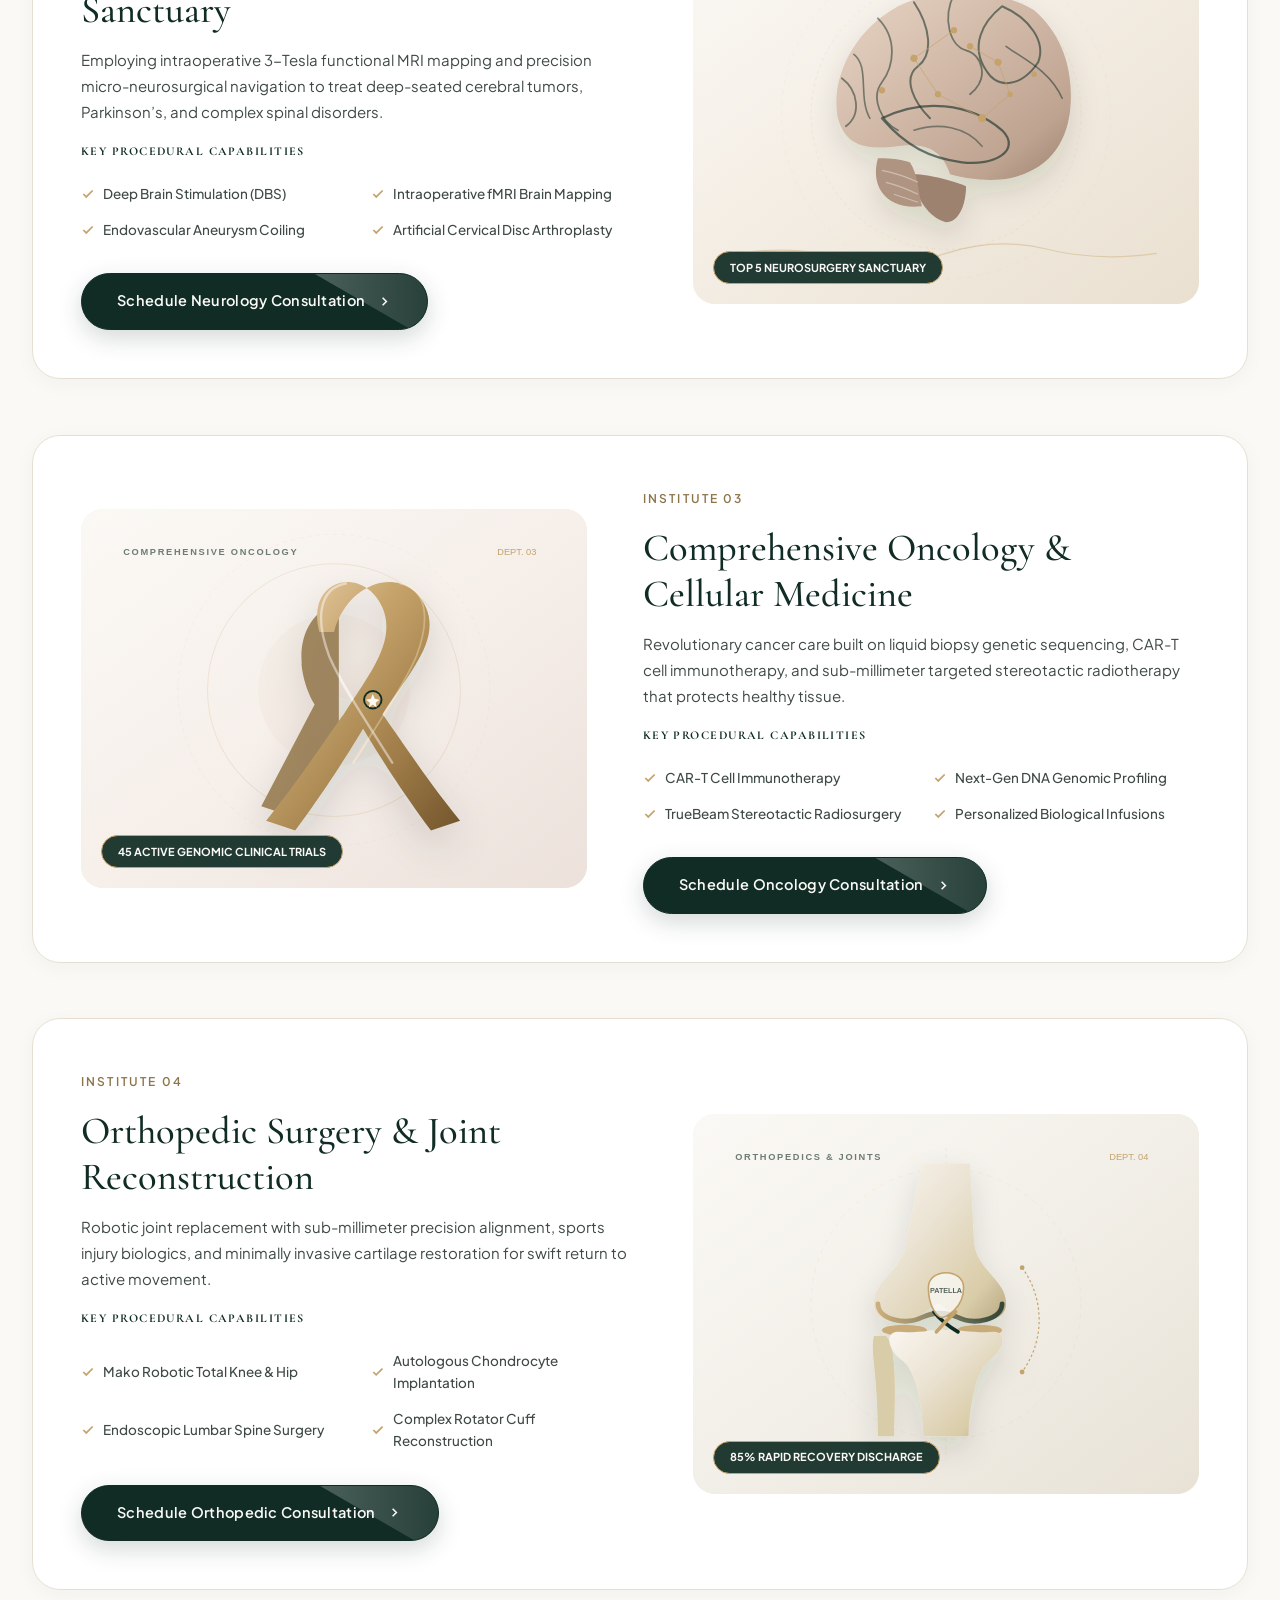
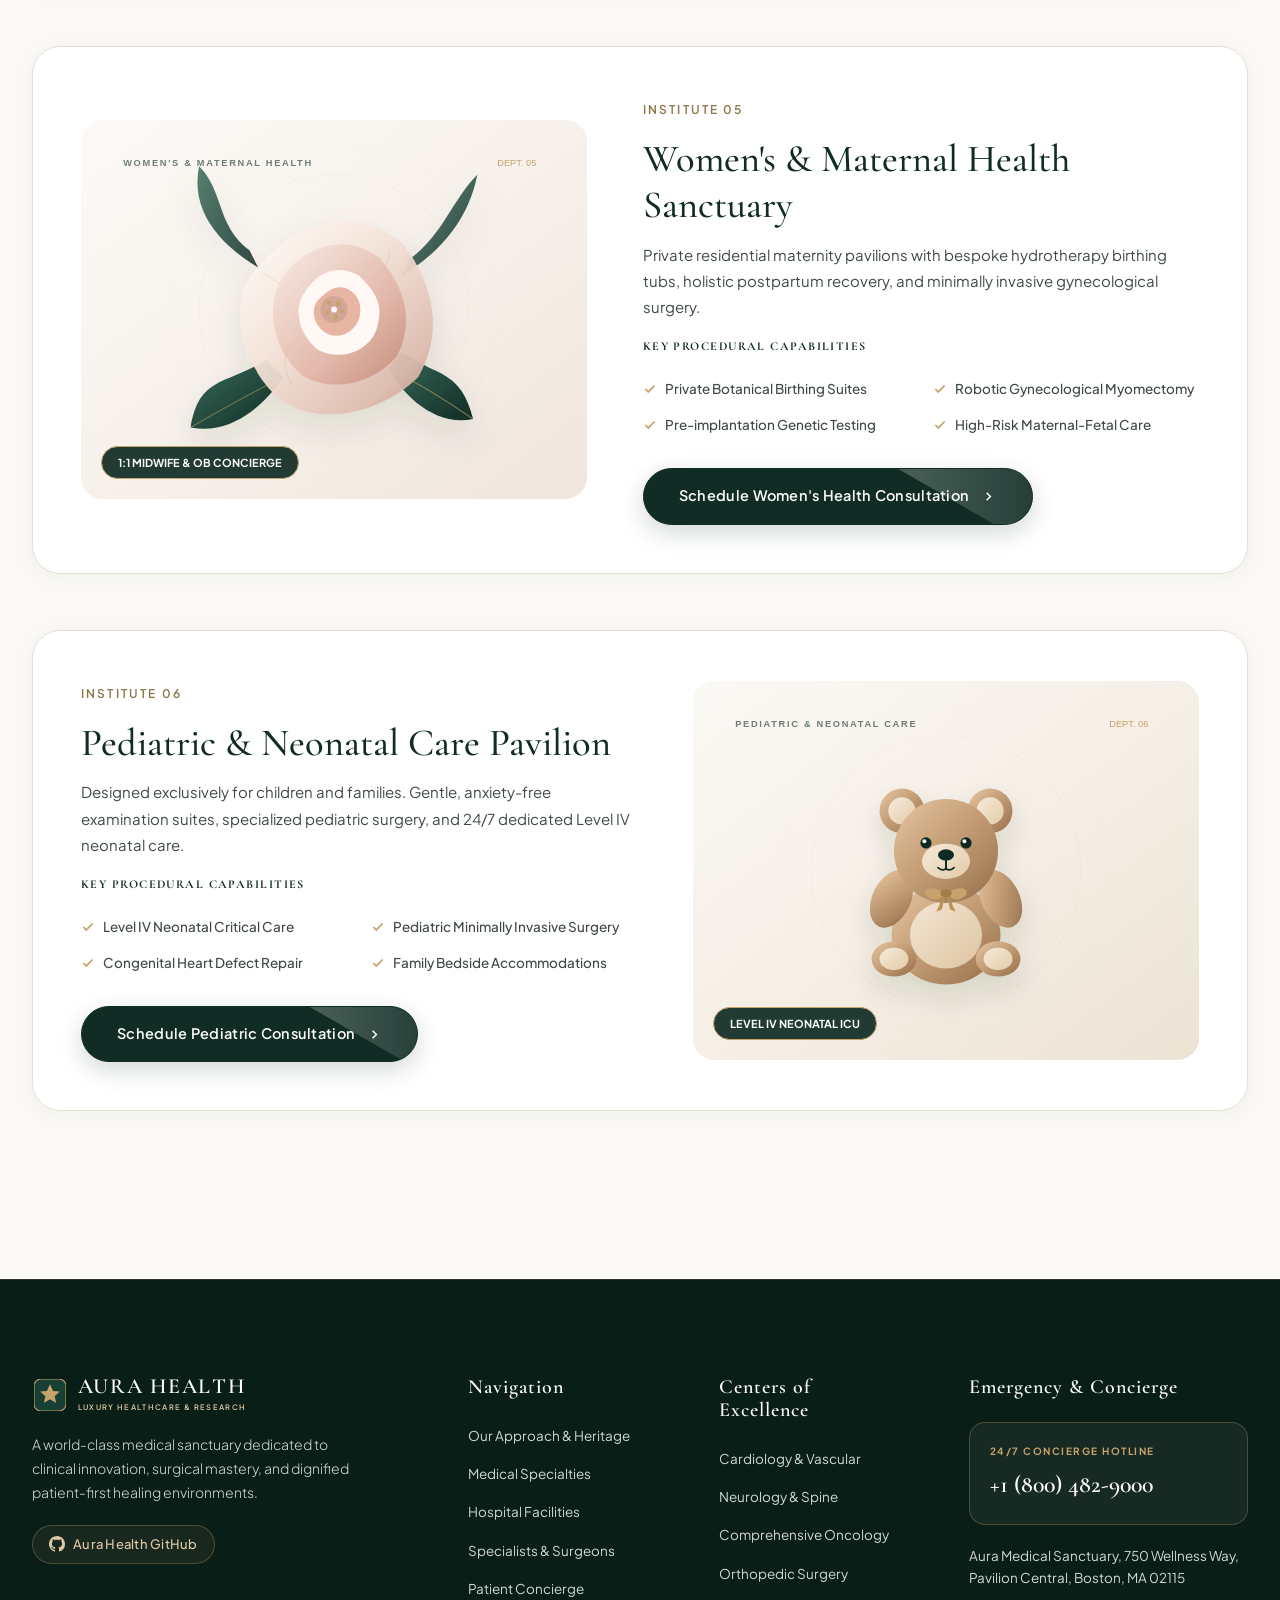
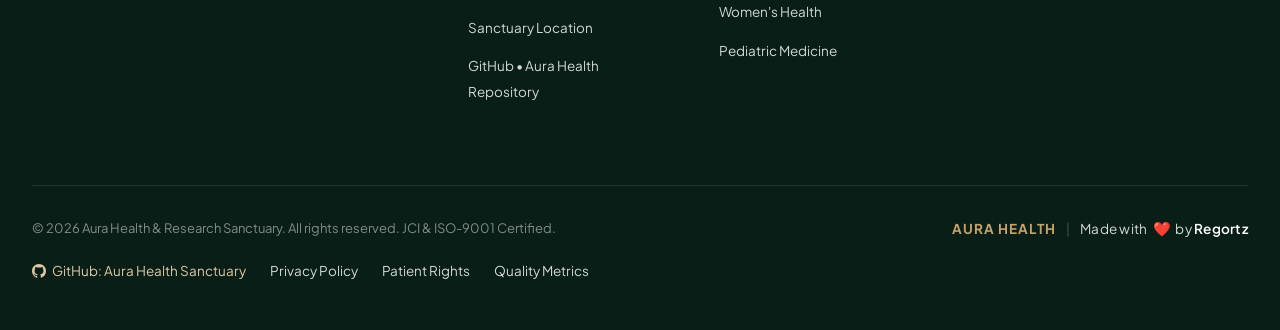
<file: specialties.html>
<!DOCTYPE html>
<html lang="en">
<head>
  <meta charset="UTF-8">
  <meta name="viewport" content="width=device-width, initial-scale=1.0">
  <title>Medical Specialties &amp; Centers of Excellence | AURA Health</title>
  <meta name="description" content="Explore Aura's 7 globally accredited clinical institutes: Cardiovascular, Neuroscience, Precision Oncology, Orthopedics, Women's Health, and Pediatrics.">
  <link rel="stylesheet" href="css/animations.css">
  <link rel="stylesheet" href="css/styles.css">
  <link rel="icon" type="image/svg+xml" href="data:image/svg+xml,%3Csvg xmlns='http://www.w3.org/2000/svg' viewBox='0 0 40 40'%3E%3Crect width='40' height='40' rx='10' fill='%23102C24'/%3E%3Cpath d='M20 8 L23 16 L31 16 L25 21 L27 29 L20 24 L13 29 L15 21 L9 16 L17 16 Z' fill='%23C5A36A'/%3E%3C/svg%3E">
</head>
<body class="page-fade-in">

  <!-- Header -->
    <!-- ========================================================================
       TOP NAVIGATION BAR — FLOATING LUXURY INSTRUMENT PANEL
       ======================================================================== -->
  <header class="site-header scrolled">
    <div class="container">
      <div class="header-container">
        
        <!-- Logo & Brand Crest -->
        <a href="index.html" class="brand-link" aria-label="Aura Healthcare Home">
          <div class="brand-crest">
            <svg width="36" height="36" viewBox="0 0 36 36" fill="none" xmlns="http://www.w3.org/2000/svg">
              <rect width="36" height="36" rx="10" fill="#183F34" stroke="#C5A36A" stroke-width="1.2"/>
              <path d="M18 6L21.5 13.5L29 14.2L23.2 19.3L25 27L18 22.8L11 27L12.8 19.3L7 14.2L14.5 13.5L18 6Z" fill="#C5A36A"/>
              <circle cx="18" cy="18" r="3.5" fill="#FAF9F6"/>
            </svg>
          </div>
          <div class="brand-text">
            <span class="brand-title">AURA HEALTH</span>
            <span class="brand-sub">SANCTUARY OF MEDICINE</span>
          </div>
        </a>

        <!-- Desktop Navigation Menu -->
        <nav aria-label="Main Navigation">
          <ul class="nav-menu">
            <li><a href="index.html" class="nav-link">Home</a></li>
            <li><a href="about.html" class="nav-link">Our Approach</a></li>
            <li><a href="specialties.html" class="nav-link active">Specialties</a></li>
            <li><a href="facilities.html" class="nav-link">Facilities</a></li>
            <li><a href="doctors.html" class="nav-link">Doctors</a></li>
            <li><a href="patient-care.html" class="nav-link">Patient Care</a></li>
            <li><a href="contact.html" class="nav-link">Contact</a></li>
          </ul>
        </nav>

        <!-- Action Buttons & Mobile Hamburger -->
        <div class="nav-actions">
          <a href="tel:+18004829000" class="nav-phone-pill" title="24/7 Dedicated Concierge Care Line">
            <svg width="14" height="14" viewBox="0 0 24 24" fill="none" stroke="currentColor" stroke-width="2.2" stroke-linecap="round" stroke-linejoin="round">
              <path d="M22 16.92v3a2 2 0 0 1-2.18 2 19.79 19.79 0 0 1-8.63-3.07 19.5 19.5 0 0 1-6-6 19.79 19.79 0 0 1-3.07-8.67A2 2 0 0 1 4.11 2h3a2 2 0 0 1 2 1.72 12.84 12.84 0 0 0 .7 2.81 2 2 0 0 1-.45 2.11L8.09 9.91a16 16 0 0 0 6 6l1.27-1.27a2 2 0 0 1 2.11-.45 12.84 12.84 0 0 0 2.81.7A2 2 0 0 1 22 16.92z"></path>
            </svg>
            <span class="phone-text">(800) 482-9000</span>
          </a>

          <a href="#appointment" class="nav-cta-btn btn-hover-shine" data-open-modal="appointment">
            <span class="cta-text-full">Book Appointment</span>
            <span class="cta-text-short">Book</span>
            <svg width="13" height="13" viewBox="0 0 24 24" fill="none" stroke="currentColor" stroke-width="2.5" stroke-linecap="round" stroke-linejoin="round">
              <polyline points="9 18 15 12 9 6"></polyline>
            </svg>
          </a>

          <!-- Mobile Menu Hamburger Button -->
          <button class="mobile-toggle" aria-label="Toggle navigation menu" id="mobile-menu-toggle">
            <svg width="22" height="22" viewBox="0 0 24 24" fill="none" stroke="currentColor" stroke-width="2.2" stroke-linecap="round" stroke-linejoin="round">
              <line x1="3" y1="12" x2="21" y2="12"></line>
              <line x1="3" y1="6" x2="21" y2="6"></line>
              <line x1="3" y1="18" x2="21" y2="18"></line>
            </svg>
          </button>
        </div>

      </div>
    </div>
  </header>

  <!-- ========================================================================
       LUXURY SLIDE-IN MOBILE NAVIGATION DRAWER
       ======================================================================== -->
  <div class="mobile-nav-backdrop" id="mobile-nav-backdrop" aria-hidden="true"></div>
  <aside class="mobile-nav-drawer" id="mobile-nav-drawer" aria-label="Mobile Navigation" aria-hidden="true">
    <div class="mobile-nav-header">
      <a href="index.html" class="brand-link">
        <div class="brand-crest">
          <svg width="32" height="32" viewBox="0 0 36 36" fill="none" xmlns="http://www.w3.org/2000/svg">
            <rect width="36" height="36" rx="10" fill="#183F34" stroke="#C5A36A" stroke-width="1.2"/>
            <path d="M18 6L21.5 13.5L29 14.2L23.2 19.3L25 27L18 22.8L11 27L12.8 19.3L7 14.2L14.5 13.5L18 6Z" fill="#C5A36A"/>
            <circle cx="18" cy="18" r="3.5" fill="#FAF9F6"/>
          </svg>
        </div>
        <div class="brand-text">
          <span class="brand-title" style="font-size: 1.15rem;">AURA HEALTH</span>
          <span class="brand-sub" style="font-size: 8px;">SANCTUARY OF MEDICINE</span>
        </div>
      </a>
      <button class="mobile-nav-close" id="mobile-nav-close" aria-label="Close menu">
        <svg width="20" height="20" viewBox="0 0 24 24" fill="none" stroke="currentColor" stroke-width="2.5" stroke-linecap="round" stroke-linejoin="round">
          <line x1="18" y1="6" x2="6" y2="18"></line>
          <line x1="6" y1="6" x2="18" y2="18"></line>
        </svg>
      </button>
    </div>

    <div class="mobile-nav-body">
      <nav class="mobile-nav-links">
        <a href="index.html" class="mobile-nav-item">
          <span>Home</span>
          <svg width="14" height="14" viewBox="0 0 24 24" fill="none" stroke="currentColor" stroke-width="2.2" stroke-linecap="round" stroke-linejoin="round"><polyline points="9 18 15 12 9 6"></polyline></svg>
        </a>
        <a href="about.html" class="mobile-nav-item">
          <span>Our Approach</span>
          <svg width="14" height="14" viewBox="0 0 24 24" fill="none" stroke="currentColor" stroke-width="2.2" stroke-linecap="round" stroke-linejoin="round"><polyline points="9 18 15 12 9 6"></polyline></svg>
        </a>
        <a href="specialties.html" class="mobile-nav-item active">
          <span>Specialties</span>
          <svg width="14" height="14" viewBox="0 0 24 24" fill="none" stroke="currentColor" stroke-width="2.2" stroke-linecap="round" stroke-linejoin="round"><polyline points="9 18 15 12 9 6"></polyline></svg>
        </a>
        <a href="facilities.html" class="mobile-nav-item">
          <span>Facilities</span>
          <svg width="14" height="14" viewBox="0 0 24 24" fill="none" stroke="currentColor" stroke-width="2.2" stroke-linecap="round" stroke-linejoin="round"><polyline points="9 18 15 12 9 6"></polyline></svg>
        </a>
        <a href="doctors.html" class="mobile-nav-item">
          <span>Doctors</span>
          <svg width="14" height="14" viewBox="0 0 24 24" fill="none" stroke="currentColor" stroke-width="2.2" stroke-linecap="round" stroke-linejoin="round"><polyline points="9 18 15 12 9 6"></polyline></svg>
        </a>
        <a href="patient-care.html" class="mobile-nav-item">
          <span>Patient Care</span>
          <svg width="14" height="14" viewBox="0 0 24 24" fill="none" stroke="currentColor" stroke-width="2.2" stroke-linecap="round" stroke-linejoin="round"><polyline points="9 18 15 12 9 6"></polyline></svg>
        </a>
        <a href="contact.html" class="mobile-nav-item">
          <span>Contact</span>
          <svg width="14" height="14" viewBox="0 0 24 24" fill="none" stroke="currentColor" stroke-width="2.2" stroke-linecap="round" stroke-linejoin="round"><polyline points="9 18 15 12 9 6"></polyline></svg>
        </a>
      </nav>

      <div class="mobile-nav-footer">
        <a href="tel:+18004829000" class="mobile-nav-phone">
          <svg width="18" height="18" viewBox="0 0 24 24" fill="none" stroke="currentColor" stroke-width="2.2" stroke-linecap="round" stroke-linejoin="round">
            <path d="M22 16.92v3a2 2 0 0 1-2.18 2 19.79 19.79 0 0 1-8.63-3.07 19.5 19.5 0 0 1-6-6 19.79 19.79 0 0 1-3.07-8.67A2 2 0 0 1 4.11 2h3a2 2 0 0 1 2 1.72 12.84 12.84 0 0 0 .7 2.81 2 2 0 0 1-.45 2.11L8.09 9.91a16 16 0 0 0 6 6l1.27-1.27a2 2 0 0 1 2.11-.45 12.84 12.84 0 0 0 2.81.7A2 2 0 0 1 22 16.92z"></path>
          </svg>
          <div>
            <div style="font-size: 10px; color: var(--gold-light); text-transform: uppercase; letter-spacing: 0.1em; font-weight: 600;">24/7 Concierge Hotline</div>
            <div style="font-size: 14.5px; font-weight: 700; color: #FAF9F6;">(800) 482-9000</div>
          </div>
        </a>

        <a href="#appointment" class="mobile-nav-cta btn-forest-pill btn-hover-shine" data-open-modal="appointment">
          <span>Schedule Consultation</span>
          <svg width="14" height="14" viewBox="0 0 24 24" fill="none" stroke="currentColor" stroke-width="2.5" stroke-linecap="round" stroke-linejoin="round">
            <polyline points="9 18 15 12 9 6"></polyline>
          </svg>
        </a>
      </div>
    </div>
  </aside>

    <!-- ========================================================================
       CINEMATIC LUXURY INNER PAGE HERO
       ======================================================================== -->
  <section class="inner-hero-cinematic">
    <!-- Atmospheric Photography Background & Dark Emerald Scrim -->
    <div class="inner-hero-bg">
      <img 
        src="https://images.unsplash.com/photo-1581595220892-b0739db3ba8c?auto=format&fit=crop&w=2200&q=85" 
        onerror="this.onerror=null; this.src='assets/doctor-tech.svg'" 
        alt="Advanced Robotic Surgical Suite and Diagnostic Imaging" 
        class="inner-hero-img"
      >
      <div class="inner-hero-scrim"></div>
      <div class="inner-hero-vignette"></div>
    </div>

    <div class="container inner-hero-container reveal">
      <!-- Breadcrumb Pill -->
      <nav class="breadcrumb-pill" aria-label="Breadcrumb Navigation">
        <a href="index.html" class="breadcrumb-home">
          <svg width="13" height="13" viewBox="0 0 24 24" fill="none" stroke="currentColor" stroke-width="2" stroke-linecap="round" stroke-linejoin="round"><path d="M3 9l9-7 9 7v11a2 2 0 0 1-2 2H5a2 2 0 0 1-2-2z"></path><polyline points="9 22 9 12 15 12 15 22"></polyline></svg>
          <span>Home</span>
        </a>
        <span class="breadcrumb-sep">/</span>
        <span class="breadcrumb-current">Medical Specialties</span>
      </nav>

      <!-- Glowing Eyebrow Badge -->
      <div class="inner-hero-badge pulse-badge">
        <span class="hero-badge-dot"></span>
        <span>CENTERS OF CLINICAL EXCELLENCE</span>
      </div>

      <!-- Editorial Title -->
      <h1 class="inner-hero-title">
        Comprehensive Care Across Every Stage of Life
      </h1>

      <!-- Editorial Lead -->
      <p class="inner-hero-lead">
        Seven world-renowned clinical institutes integrated under one roof. Our department directors collaborate continuously, ensuring every patient benefits from unified cross-disciplinary expertise.
      </p>

      <!-- Trust & Key Feature Badges Ribbon -->
      <div class="inner-hero-ribbon">
        <div class="ribbon-pill">
          <svg width="16" height="16" viewBox="0 0 24 24" fill="none" stroke="currentColor" stroke-width="2.2" stroke-linecap="round" stroke-linejoin="round"><polygon points="12 2 15.09 8.26 22 9.27 17 14.14 18.18 21.02 12 17.77 5.82 21.02 7 14.14 2 9.27 8.91 8.26 12 2"></polygon></svg>
          <span>7 Specialized Medical Institutes</span>
        </div>
        <div class="ribbon-pill">
          <svg width="16" height="16" viewBox="0 0 24 24" fill="none" stroke="currentColor" stroke-width="2.2" stroke-linecap="round" stroke-linejoin="round"><circle cx="12" cy="12" r="10"></circle><polyline points="12 6 12 12 16 14"></polyline></svg>
          <span>Sub-Millimeter AI Navigation</span>
        </div>
        <div class="ribbon-pill">
          <svg width="16" height="16" viewBox="0 0 24 24" fill="none" stroke="currentColor" stroke-width="2.2" stroke-linecap="round" stroke-linejoin="round"><path d="M22 11.08V12a10 10 0 1 1-5.93-9.14"></path><polyline points="22 4 12 14.01 9 11.01"></polyline></svg>
          <span>Top 1% Global Clinical Outcomes</span>
        </div>
      </div>
    </div>
  </section>

  <!-- Filter Bar & Deep Dives -->
  <section style="padding: 4rem 0 7rem 0; background-color: var(--bg-ivory);">
    <div class="container">
      
      <!-- Interactive Filter Pills -->
      <div class="specialty-filter-bar reveal">
        <button class="filter-pill-btn active" data-specialty-filter="all">All Specialties (6)</button>
        <button class="filter-pill-btn" data-specialty-filter="cardiology">Cardiology &amp; Heart</button>
        <button class="filter-pill-btn" data-specialty-filter="neurology">Neurology &amp; Spine</button>
        <button class="filter-pill-btn" data-specialty-filter="oncology">Comprehensive Oncology</button>
        <button class="filter-pill-btn" data-specialty-filter="orthopedics">Orthopedics &amp; Joint</button>
        <button class="filter-pill-btn" data-specialty-filter="womens-health">Women's Health</button>
        <button class="filter-pill-btn" data-specialty-filter="pediatrics">Pediatric Care</button>
      </div>

      <!-- DEEP-DIVE 1: CARDIOLOGY -->
      <article class="specialty-deep-item reveal" data-dept-key="cardiology" id="cardiology">
        <div class="specialty-deep-media">
          <img 
            src="https://images.unsplash.com/photo-1530026405186-ed1f139313f8?auto=format&fit=crop&w=800&q=85" 
            onerror="this.onerror=null; this.src='assets/cardiology.svg'" 
            alt="Anatomical heart Cardiology" 
            style="width: 100%; height: 100%; object-fit: cover;"
          >
          <div style="position: absolute; bottom: 1.25rem; left: 1.25rem; background: rgba(16,44,36,0.92); color: #FAF9F6; padding: 0.4rem 1rem; border-radius: 9999px; font-size: 11px; font-weight: 700; border: 1px solid var(--gold-accent);">
            99.4% SURGICAL SUCCESS INDEX
          </div>
        </div>
        <div class="specialty-deep-content">
          <span class="eyebrow" style="color: var(--gold-muted);">INSTITUTE 01</span>
          <h2 style="font-family: var(--font-serif); font-size: 2.4rem; color: var(--forest-green); margin-bottom: 0.85rem; line-height: 1.2;">
            Cardiovascular &amp; Thoracic Surgery Institute
          </h2>
          <p style="font-size: 15px; color: var(--text-body); line-height: 1.75; margin-bottom: 1.25rem;">
            Specializing in sutureless robotic valve reconstruction, transcatheter aortic valve replacement (TAVR), and precision electrophysiology for complex arrhythmias.
          </p>
          <h4 style="font-size: 12px; font-weight: 700; text-transform: uppercase; letter-spacing: 0.12em; color: var(--forest-green);">Key Procedural Capabilities</h4>
          <ul class="specialty-procedures-list">
            <li class="procedure-item"><svg width="14" height="14" viewBox="0 0 24 24" fill="none" stroke="#C5A36A" stroke-width="3"><polyline points="20 6 9 17 4 12"></polyline></svg> Robotic Mitral Valve Repair</li>
            <li class="procedure-item"><svg width="14" height="14" viewBox="0 0 24 24" fill="none" stroke="#C5A36A" stroke-width="3"><polyline points="20 6 9 17 4 12"></polyline></svg> Transcatheter Aortic Valve (TAVR)</li>
            <li class="procedure-item"><svg width="14" height="14" viewBox="0 0 24 24" fill="none" stroke="#C5A36A" stroke-width="3"><polyline points="20 6 9 17 4 12"></polyline></svg> 3D Cryoballoon Arrhythmia Ablation</li>
            <li class="procedure-item"><svg width="14" height="14" viewBox="0 0 24 24" fill="none" stroke="#C5A36A" stroke-width="3"><polyline points="20 6 9 17 4 12"></polyline></svg> Off-Pump Coronary Revascularization</li>
          </ul>
          <a href="#appointment" class="btn-forest-pill btn-hover-shine" data-open-modal="appointment">
            <span>Schedule Cardiology Consultation</span>
            <svg width="15" height="15" viewBox="0 0 24 24" fill="none" stroke="currentColor" stroke-width="2.5"><polyline points="9 18 15 12 9 6"></polyline></svg>
          </a>
        </div>
      </article>

      <!-- DEEP-DIVE 2: NEUROLOGY -->
      <article class="specialty-deep-item specialty-deep-reverse reveal" data-dept-key="neurology" id="neurology">
        <div class="specialty-deep-media">
          <img 
            src="https://images.unsplash.com/photo-1559757148-5c350d0d3c56?auto=format&fit=crop&w=800&q=85" 
            onerror="this.onerror=null; this.src='assets/neurology.svg'" 
            alt="Anatomical brain Neurology" 
            style="width: 100%; height: 100%; object-fit: cover;"
          >
          <div style="position: absolute; bottom: 1.25rem; left: 1.25rem; background: rgba(16,44,36,0.92); color: #FAF9F6; padding: 0.4rem 1rem; border-radius: 9999px; font-size: 11px; font-weight: 700; border: 1px solid var(--gold-accent);">
            TOP 5 NEUROSURGERY SANCTUARY
          </div>
        </div>
        <div class="specialty-deep-content">
          <span class="eyebrow" style="color: var(--gold-muted);">INSTITUTE 02</span>
          <h2 style="font-family: var(--font-serif); font-size: 2.4rem; color: var(--forest-green); margin-bottom: 0.85rem; line-height: 1.2;">
            Neurology &amp; Complex Spine Sanctuary
          </h2>
          <p style="font-size: 15px; color: var(--text-body); line-height: 1.75; margin-bottom: 1.25rem;">
            Employing intraoperative 3-Tesla functional MRI mapping and precision micro-neurosurgical navigation to treat deep-seated cerebral tumors, Parkinson’s, and complex spinal disorders.
          </p>
          <h4 style="font-size: 12px; font-weight: 700; text-transform: uppercase; letter-spacing: 0.12em; color: var(--forest-green);">Key Procedural Capabilities</h4>
          <ul class="specialty-procedures-list">
            <li class="procedure-item"><svg width="14" height="14" viewBox="0 0 24 24" fill="none" stroke="#C5A36A" stroke-width="3"><polyline points="20 6 9 17 4 12"></polyline></svg> Deep Brain Stimulation (DBS)</li>
            <li class="procedure-item"><svg width="14" height="14" viewBox="0 0 24 24" fill="none" stroke="#C5A36A" stroke-width="3"><polyline points="20 6 9 17 4 12"></polyline></svg> Intraoperative fMRI Brain Mapping</li>
            <li class="procedure-item"><svg width="14" height="14" viewBox="0 0 24 24" fill="none" stroke="#C5A36A" stroke-width="3"><polyline points="20 6 9 17 4 12"></polyline></svg> Endovascular Aneurysm Coiling</li>
            <li class="procedure-item"><svg width="14" height="14" viewBox="0 0 24 24" fill="none" stroke="#C5A36A" stroke-width="3"><polyline points="20 6 9 17 4 12"></polyline></svg> Artificial Cervical Disc Arthroplasty</li>
          </ul>
          <a href="#appointment" class="btn-forest-pill btn-hover-shine" data-open-modal="appointment">
            <span>Schedule Neurology Consultation</span>
            <svg width="15" height="15" viewBox="0 0 24 24" fill="none" stroke="currentColor" stroke-width="2.5"><polyline points="9 18 15 12 9 6"></polyline></svg>
          </a>
        </div>
      </article>

      <!-- DEEP-DIVE 3: ONCOLOGY -->
      <article class="specialty-deep-item reveal" data-dept-key="oncology" id="oncology">
        <div class="specialty-deep-media">
          <img 
            src="https://images.unsplash.com/photo-1584515979956-d9f6e5d09982?auto=format&fit=crop&w=800&q=85" 
            onerror="this.onerror=null; this.src='assets/oncology.svg'" 
            alt="Comprehensive Oncology ribbon" 
            style="width: 100%; height: 100%; object-fit: cover;"
          >
          <div style="position: absolute; bottom: 1.25rem; left: 1.25rem; background: rgba(16,44,36,0.92); color: #FAF9F6; padding: 0.4rem 1rem; border-radius: 9999px; font-size: 11px; font-weight: 700; border: 1px solid var(--gold-accent);">
            45 ACTIVE GENOMIC CLINICAL TRIALS
          </div>
        </div>
        <div class="specialty-deep-content">
          <span class="eyebrow" style="color: var(--gold-muted);">INSTITUTE 03</span>
          <h2 style="font-family: var(--font-serif); font-size: 2.4rem; color: var(--forest-green); margin-bottom: 0.85rem; line-height: 1.2;">
            Comprehensive Oncology &amp; Cellular Medicine
          </h2>
          <p style="font-size: 15px; color: var(--text-body); line-height: 1.75; margin-bottom: 1.25rem;">
            Revolutionary cancer care built on liquid biopsy genetic sequencing, CAR-T cell immunotherapy, and sub-millimeter targeted stereotactic radiotherapy that protects healthy tissue.
          </p>
          <h4 style="font-size: 12px; font-weight: 700; text-transform: uppercase; letter-spacing: 0.12em; color: var(--forest-green);">Key Procedural Capabilities</h4>
          <ul class="specialty-procedures-list">
            <li class="procedure-item"><svg width="14" height="14" viewBox="0 0 24 24" fill="none" stroke="#C5A36A" stroke-width="3"><polyline points="20 6 9 17 4 12"></polyline></svg> CAR-T Cell Immunotherapy</li>
            <li class="procedure-item"><svg width="14" height="14" viewBox="0 0 24 24" fill="none" stroke="#C5A36A" stroke-width="3"><polyline points="20 6 9 17 4 12"></polyline></svg> Next-Gen DNA Genomic Profiling</li>
            <li class="procedure-item"><svg width="14" height="14" viewBox="0 0 24 24" fill="none" stroke="#C5A36A" stroke-width="3"><polyline points="20 6 9 17 4 12"></polyline></svg> TrueBeam Stereotactic Radiosurgery</li>
            <li class="procedure-item"><svg width="14" height="14" viewBox="0 0 24 24" fill="none" stroke="#C5A36A" stroke-width="3"><polyline points="20 6 9 17 4 12"></polyline></svg> Personalized Biological Infusions</li>
          </ul>
          <a href="#appointment" class="btn-forest-pill btn-hover-shine" data-open-modal="appointment">
            <span>Schedule Oncology Consultation</span>
            <svg width="15" height="15" viewBox="0 0 24 24" fill="none" stroke="currentColor" stroke-width="2.5"><polyline points="9 18 15 12 9 6"></polyline></svg>
          </a>
        </div>
      </article>

      <!-- DEEP-DIVE 4: ORTHOPEDICS -->
      <article class="specialty-deep-item specialty-deep-reverse reveal" data-dept-key="orthopedics" id="orthopedics">
        <div class="specialty-deep-media">
          <img 
            src="https://images.unsplash.com/photo-1576091160399-112ba8d25d1d?auto=format&fit=crop&w=800&q=85" 
            onerror="this.onerror=null; this.src='assets/orthopedics.svg'" 
            alt="Orthopedics anatomical knee" 
            style="width: 100%; height: 100%; object-fit: cover;"
          >
          <div style="position: absolute; bottom: 1.25rem; left: 1.25rem; background: rgba(16,44,36,0.92); color: #FAF9F6; padding: 0.4rem 1rem; border-radius: 9999px; font-size: 11px; font-weight: 700; border: 1px solid var(--gold-accent);">
            85% RAPID RECOVERY DISCHARGE
          </div>
        </div>
        <div class="specialty-deep-content">
          <span class="eyebrow" style="color: var(--gold-muted);">INSTITUTE 04</span>
          <h2 style="font-family: var(--font-serif); font-size: 2.4rem; color: var(--forest-green); margin-bottom: 0.85rem; line-height: 1.2;">
            Orthopedic Surgery &amp; Joint Reconstruction
          </h2>
          <p style="font-size: 15px; color: var(--text-body); line-height: 1.75; margin-bottom: 1.25rem;">
            Robotic joint replacement with sub-millimeter precision alignment, sports injury biologics, and minimally invasive cartilage restoration for swift return to active movement.
          </p>
          <h4 style="font-size: 12px; font-weight: 700; text-transform: uppercase; letter-spacing: 0.12em; color: var(--forest-green);">Key Procedural Capabilities</h4>
          <ul class="specialty-procedures-list">
            <li class="procedure-item"><svg width="14" height="14" viewBox="0 0 24 24" fill="none" stroke="#C5A36A" stroke-width="3"><polyline points="20 6 9 17 4 12"></polyline></svg> Mako Robotic Total Knee &amp; Hip</li>
            <li class="procedure-item"><svg width="14" height="14" viewBox="0 0 24 24" fill="none" stroke="#C5A36A" stroke-width="3"><polyline points="20 6 9 17 4 12"></polyline></svg> Autologous Chondrocyte Implantation</li>
            <li class="procedure-item"><svg width="14" height="14" viewBox="0 0 24 24" fill="none" stroke="#C5A36A" stroke-width="3"><polyline points="20 6 9 17 4 12"></polyline></svg> Endoscopic Lumbar Spine Surgery</li>
            <li class="procedure-item"><svg width="14" height="14" viewBox="0 0 24 24" fill="none" stroke="#C5A36A" stroke-width="3"><polyline points="20 6 9 17 4 12"></polyline></svg> Complex Rotator Cuff Reconstruction</li>
          </ul>
          <a href="#appointment" class="btn-forest-pill btn-hover-shine" data-open-modal="appointment">
            <span>Schedule Orthopedic Consultation</span>
            <svg width="15" height="15" viewBox="0 0 24 24" fill="none" stroke="currentColor" stroke-width="2.5"><polyline points="9 18 15 12 9 6"></polyline></svg>
          </a>
        </div>
      </article>

      <!-- DEEP-DIVE 5: WOMEN'S HEALTH -->
      <article class="specialty-deep-item reveal" data-dept-key="womens-health" id="womens-health">
        <div class="specialty-deep-media">
          <img 
            src="https://images.unsplash.com/photo-1490750967868-88aa4486c946?auto=format&fit=crop&w=800&q=85" 
            onerror="this.onerror=null; this.src='assets/womens-health.svg'" 
            alt="Women's Health delicate floral" 
            style="width: 100%; height: 100%; object-fit: cover;"
          >
          <div style="position: absolute; bottom: 1.25rem; left: 1.25rem; background: rgba(16,44,36,0.92); color: #FAF9F6; padding: 0.4rem 1rem; border-radius: 9999px; font-size: 11px; font-weight: 700; border: 1px solid var(--gold-accent);">
            1:1 MIDWIFE &amp; OB CONCIERGE
          </div>
        </div>
        <div class="specialty-deep-content">
          <span class="eyebrow" style="color: var(--gold-muted);">INSTITUTE 05</span>
          <h2 style="font-family: var(--font-serif); font-size: 2.4rem; color: var(--forest-green); margin-bottom: 0.85rem; line-height: 1.2;">
            Women's &amp; Maternal Health Sanctuary
          </h2>
          <p style="font-size: 15px; color: var(--text-body); line-height: 1.75; margin-bottom: 1.25rem;">
            Private residential maternity pavilions with bespoke hydrotherapy birthing tubs, holistic postpartum recovery, and minimally invasive gynecological surgery.
          </p>
          <h4 style="font-size: 12px; font-weight: 700; text-transform: uppercase; letter-spacing: 0.12em; color: var(--forest-green);">Key Procedural Capabilities</h4>
          <ul class="specialty-procedures-list">
            <li class="procedure-item"><svg width="14" height="14" viewBox="0 0 24 24" fill="none" stroke="#C5A36A" stroke-width="3"><polyline points="20 6 9 17 4 12"></polyline></svg> Private Botanical Birthing Suites</li>
            <li class="procedure-item"><svg width="14" height="14" viewBox="0 0 24 24" fill="none" stroke="#C5A36A" stroke-width="3"><polyline points="20 6 9 17 4 12"></polyline></svg> Robotic Gynecological Myomectomy</li>
            <li class="procedure-item"><svg width="14" height="14" viewBox="0 0 24 24" fill="none" stroke="#C5A36A" stroke-width="3"><polyline points="20 6 9 17 4 12"></polyline></svg> Pre-implantation Genetic Testing</li>
            <li class="procedure-item"><svg width="14" height="14" viewBox="0 0 24 24" fill="none" stroke="#C5A36A" stroke-width="3"><polyline points="20 6 9 17 4 12"></polyline></svg> High-Risk Maternal-Fetal Care</li>
          </ul>
          <a href="#appointment" class="btn-forest-pill btn-hover-shine" data-open-modal="appointment">
            <span>Schedule Women's Health Consultation</span>
            <svg width="15" height="15" viewBox="0 0 24 24" fill="none" stroke="currentColor" stroke-width="2.5"><polyline points="9 18 15 12 9 6"></polyline></svg>
          </a>
        </div>
      </article>

      <!-- DEEP-DIVE 6: PEDIATRICS -->
      <article class="specialty-deep-item specialty-deep-reverse reveal" data-dept-key="pediatrics" id="pediatrics">
        <div class="specialty-deep-media">
          <img 
            src="https://images.unsplash.com/photo-1558877385-81a1c7e67d72?auto=format&fit=crop&w=800&q=85" 
            onerror="this.onerror=null; this.src='assets/pediatrics.svg'" 
            alt="Pediatrics teddy bear" 
            style="width: 100%; height: 100%; object-fit: cover;"
          >
          <div style="position: absolute; bottom: 1.25rem; left: 1.25rem; background: rgba(16,44,36,0.92); color: #FAF9F6; padding: 0.4rem 1rem; border-radius: 9999px; font-size: 11px; font-weight: 700; border: 1px solid var(--gold-accent);">
            LEVEL IV NEONATAL ICU
          </div>
        </div>
        <div class="specialty-deep-content">
          <span class="eyebrow" style="color: var(--gold-muted);">INSTITUTE 06</span>
          <h2 style="font-family: var(--font-serif); font-size: 2.4rem; color: var(--forest-green); margin-bottom: 0.85rem; line-height: 1.2;">
            Pediatric &amp; Neonatal Care Pavilion
          </h2>
          <p style="font-size: 15px; color: var(--text-body); line-height: 1.75; margin-bottom: 1.25rem;">
            Designed exclusively for children and families. Gentle, anxiety-free examination suites, specialized pediatric surgery, and 24/7 dedicated Level IV neonatal care.
          </p>
          <h4 style="font-size: 12px; font-weight: 700; text-transform: uppercase; letter-spacing: 0.12em; color: var(--forest-green);">Key Procedural Capabilities</h4>
          <ul class="specialty-procedures-list">
            <li class="procedure-item"><svg width="14" height="14" viewBox="0 0 24 24" fill="none" stroke="#C5A36A" stroke-width="3"><polyline points="20 6 9 17 4 12"></polyline></svg> Level IV Neonatal Critical Care</li>
            <li class="procedure-item"><svg width="14" height="14" viewBox="0 0 24 24" fill="none" stroke="#C5A36A" stroke-width="3"><polyline points="20 6 9 17 4 12"></polyline></svg> Pediatric Minimally Invasive Surgery</li>
            <li class="procedure-item"><svg width="14" height="14" viewBox="0 0 24 24" fill="none" stroke="#C5A36A" stroke-width="3"><polyline points="20 6 9 17 4 12"></polyline></svg> Congenital Heart Defect Repair</li>
            <li class="procedure-item"><svg width="14" height="14" viewBox="0 0 24 24" fill="none" stroke="#C5A36A" stroke-width="3"><polyline points="20 6 9 17 4 12"></polyline></svg> Family Bedside Accommodations</li>
          </ul>
          <a href="#appointment" class="btn-forest-pill btn-hover-shine" data-open-modal="appointment">
            <span>Schedule Pediatric Consultation</span>
            <svg width="15" height="15" viewBox="0 0 24 24" fill="none" stroke="currentColor" stroke-width="2.5"><polyline points="9 18 15 12 9 6"></polyline></svg>
          </a>
        </div>
      </article>

    </div>
  </section>

  <!-- Footer -->
  <footer class="site-footer" id="contact">
    <div class="container">
      <div class="footer-top-grid">
        <div>
          <a href="index.html" class="brand-link">
            <div class="brand-crest">
              <svg width="34" height="34" viewBox="0 0 36 36" fill="none">
                <rect width="36" height="36" rx="8" fill="#183F34" stroke="#C5A36A" stroke-width="1.2"/>
                <path d="M18 6L21.5 13.5L29 14.2L23.2 19.3L25 27L18 22.8L11 27L12.8 19.3L7 14.2L14.5 13.5L18 6Z" fill="#C5A36A"/>
              </svg>
            </div>
            <div class="brand-text">
              <span class="brand-title" style="font-size: 1.35rem;">AURA HEALTH</span>
              <span class="brand-sub">LUXURY HEALTHCARE &amp; RESEARCH</span>
            </div>
          </a>
          <p class="footer-brand-desc">
            A world-class medical sanctuary dedicated to clinical innovation, surgical mastery, and dignified patient-first healing environments.
          </p>
          <div class="footer-repo-wrapper" style="margin-top: 1.25rem;">
            <a href="https://github.com/Rachit246-art/Hospital1.git" target="_blank" rel="noopener noreferrer" class="footer-repo-badge" aria-label="Aura Health &amp; Research Sanctuary GitHub Repository">
              <svg width="16" height="16" viewBox="0 0 24 24" fill="currentColor" aria-hidden="true">
                <path d="M12 0C5.37 0 0 5.37 0 12c0 5.31 3.435 9.795 8.205 11.385.6.105.825-.255.825-.57 0-.285-.015-1.23-.015-2.235-3.015.555-3.795-.735-4.035-1.41-.135-.345-.72-1.41-1.23-1.695-.42-.225-1.02-.78-.015-.795.945-.015 1.62.87 1.845 1.23 1.08 1.815 2.805 1.305 3.495.99.105-.78.42-1.305.765-1.605-2.67-.3-5.46-1.335-5.46-5.925 0-1.305.465-2.385 1.23-3.225-.12-.3-.54-1.53.12-3.18 0 0 1.005-.315 3.3 1.23.96-.27 1.98-.405 3-.405s2.04.135 3 .405c2.295-1.56 3.3-1.23 3.3-1.23.66 1.65.24 2.88.12 3.18.765.84 1.23 1.905 1.23 3.225 0 4.605-2.805 5.625-5.475 5.925.435.375.81 1.095.81 2.22 0 1.605-.015 2.895-.015 3.3 0 .315.225.69.825.57A12.02 12.02 0 0024 12c0-6.63-5.37-12-12-12z"/>
              </svg>
              <span>Aura Health GitHub</span>
            </a>
          </div>
        </div>

        <div>
          <h4 class="footer-heading">Navigation</h4>
          <ul class="footer-links-list">
            <li><a href="about.html" class="footer-link">Our Approach &amp; Heritage</a></li>
            <li><a href="specialties.html" class="footer-link">Medical Specialties</a></li>
            <li><a href="facilities.html" class="footer-link">Hospital Facilities</a></li>
            <li><a href="doctors.html" class="footer-link">Specialists &amp; Surgeons</a></li>
            <li><a href="patient-care.html" class="footer-link">Patient Concierge</a></li>
            <li><a href="contact.html" class="footer-link">Sanctuary Location</a></li>
            <li><a href="https://github.com/Rachit246-art/Hospital1.git" target="_blank" rel="noopener noreferrer" class="footer-link">GitHub &bull; Aura Health Repository</a></li>
          </ul>
        </div>

        <div>
          <h4 class="footer-heading">Centers of Excellence</h4>
          <ul class="footer-links-list">
            <li><a href="specialties.html#cardiology" class="footer-link">Cardiology &amp; Vascular</a></li>
            <li><a href="specialties.html#neurology" class="footer-link">Neurology &amp; Spine</a></li>
            <li><a href="specialties.html#oncology" class="footer-link">Comprehensive Oncology</a></li>
            <li><a href="specialties.html#orthopedics" class="footer-link">Orthopedic Surgery</a></li>
            <li><a href="specialties.html#womens-health" class="footer-link">Women's Health</a></li>
            <li><a href="specialties.html#pediatrics" class="footer-link">Pediatric Medicine</a></li>
          </ul>
        </div>

        <div>
          <h4 class="footer-heading">Emergency &amp; Concierge</h4>
          <div class="footer-emergency-box">
            <div class="footer-emergency-label">24/7 CONCIERGE HOTLINE</div>
            <a href="tel:+18004829000" class="footer-emergency-phone">+1 (800) 482-9000</a>
          </div>
          <p style="font-size: 13.5px; color: var(--text-ivory-dim); line-height: 1.6;">
            Aura Medical Sanctuary, 750 Wellness Way,<br>
            Pavilion Central, Boston, MA 02115
          </p>
        </div>
      </div>

      <div class="footer-bottom">
        <div>&copy; 2026 Aura Health &amp; Research Sanctuary. All rights reserved. JCI &amp; ISO-9001 Certified.</div>
        <div class="footer-credit">
          <span class="credit-brand">AURA HEALTH</span>
          <span class="credit-divider">|</span>
          <span class="credit-text">Made with <span class="credit-heart" aria-hidden="true" style="color: #ff385c; display: inline-block; margin: 0 3px;">❤️</span> by <span class="credit-author">Regortz</span></span>
        </div>
        <div class="footer-bottom-links">
          <a href="https://github.com/Rachit246-art/Hospital1.git" target="_blank" rel="noopener noreferrer" class="footer-link footer-github-link" title="AURA Health &amp; Research Sanctuary on GitHub">
            <svg width="14" height="14" viewBox="0 0 24 24" fill="currentColor" aria-hidden="true"><path d="M12 0C5.37 0 0 5.37 0 12c0 5.31 3.435 9.795 8.205 11.385.6.105.825-.255.825-.57 0-.285-.015-1.23-.015-2.235-3.015.555-3.795-.735-4.035-1.41-.135-.345-.72-1.41-1.23-1.695-.42-.225-1.02-.78-.015-.795.945-.015 1.62.87 1.845 1.23 1.08 1.815 2.805 1.305 3.495.99.105-.78.42-1.305.765-1.605-2.67-.3-5.46-1.335-5.46-5.925 0-1.305.465-2.385 1.23-3.225-.12-.3-.54-1.53.12-3.18 0 0 1.005-.315 3.3 1.23.96-.27 1.98-.405 3-.405s2.04.135 3 .405c2.295-1.56 3.3-1.23 3.3-1.23.66 1.65.24 2.88.12 3.18.765.84 1.23 1.905 1.23 3.225 0 4.605-2.805 5.625-5.475 5.925.435.375.81 1.095.81 2.22 0 1.605-.015 2.895-.015 3.3 0 .315.225.69.825.57A12.02 12.02 0 0024 12c0-6.63-5.37-12-12-12z"/></svg>
            GitHub: Aura Health Sanctuary
          </a>
          <a href="contact.html" class="footer-link">Privacy Policy</a>
          <a href="contact.html" class="footer-link">Patient Rights</a>
          <a href="contact.html" class="footer-link">Quality Metrics</a>
        </div>
      </div>
    </div>
  </footer>

  <!-- Appointment Modal -->
  <div class="modal-backdrop" id="appointment-modal" role="dialog" aria-modal="true" aria-labelledby="modal-title">
    <div class="modal-dialog">
      <button class="modal-close-btn" id="close-appointment-modal" aria-label="Close dialog">
        <svg width="18" height="18" viewBox="0 0 24 24" fill="none" stroke="currentColor" stroke-width="2.5">
          <line x1="18" y1="6" x2="6" y2="18"></line>
          <line x1="6" y1="6" x2="18" y2="18"></line>
        </svg>
      </button>

      <span class="eyebrow">PRIVATE CONSULTATION</span>
      <h2 id="modal-title" style="font-size: 2.2rem; color: var(--forest-green); margin-bottom: 0.75rem;">Schedule an Appointment</h2>
      <p style="font-size: 14px; color: var(--text-muted); margin-bottom: 2rem;">
        Please complete this confidential request. A dedicated Aura Medical Concierge will contact you within 2 business hours.
      </p>

      <form id="appointment-form">
        <div class="form-row">
          <div class="form-group">
            <label class="form-label" for="patient-name">Full Patient Name *</label>
            <input type="text" id="patient-name" class="form-control" placeholder="e.g. Eleanor Vance" required>
          </div>
          <div class="form-group">
            <label class="form-label" for="patient-phone">Phone Number *</label>
            <input type="tel" id="patient-phone" class="form-control" placeholder="+1 (555) 000-0000" required>
          </div>
        </div>

        <div class="form-row">
          <div class="form-group">
            <label class="form-label" for="patient-email">Email Address *</label>
            <input type="email" id="patient-email" class="form-control" placeholder="patient@example.com" required>
          </div>
          <div class="form-group">
            <label class="form-label" for="patient-dept">Preferred Department *</label>
            <select id="patient-dept" class="form-control" required>
              <option value="Cardiology">Cardiology &amp; Vascular Health</option>
              <option value="Neurology">Neurology &amp; Neurosurgery</option>
              <option value="Oncology">Comprehensive Oncology</option>
              <option value="Orthopedics">Orthopedics &amp; Joint Surgery</option>
              <option value="Womens Health">Women's &amp; Maternal Health</option>
              <option value="Pediatrics">Pediatric &amp; Neonatal Care</option>
              <option value="Executive Health">Executive Health Assessment</option>
            </select>
          </div>
        </div>

        <div class="form-group">
          <label class="form-label" for="patient-notes">Clinical Notes (Optional)</label>
          <textarea id="patient-notes" class="form-control" rows="3" placeholder="Briefly describe your medical concerns..."></textarea>
        </div>

        <button type="submit" class="btn-forest-pill btn-hover-shine" style="width: 100%; justify-content: center;">
          <span>Confirm Consultation Request</span>
          <svg width="16" height="16" viewBox="0 0 24 24" fill="none" stroke="currentColor" stroke-width="2.5">
            <polyline points="9 18 15 12 9 6"></polyline>
          </svg>
        </button>
      </form>
    </div>
  </div>

  <script src="js/app.js"></script>
</body>
</html>
</file>
<file: css/animations.css>
/* ==========================================================================
   AURA SANCTUARY HOSPITAL — LUXURY ANIMATIONS & TRANSITIONS
   Fluid scroll reveals, stagger effects, magnetic hover, smooth keyframes
   ========================================================================== */

/* 1. Global Keyframe Animations */
@keyframes fadeInUp {
  from {
    opacity: 0;
    transform: translateY(32px);
  }
  to {
    opacity: 1;
    transform: translateY(0);
  }
}

@keyframes fadeInDown {
  from {
    opacity: 0;
    transform: translateY(-24px);
  }
  to {
    opacity: 1;
    transform: translateY(0);
  }
}

@keyframes fadeInLeft {
  from {
    opacity: 0;
    transform: translateX(-35px);
  }
  to {
    opacity: 1;
    transform: translateX(0);
  }
}

@keyframes fadeInRight {
  from {
    opacity: 0;
    transform: translateX(35px);
  }
  to {
    opacity: 1;
    transform: translateX(0);
  }
}

@keyframes scaleUp {
  from {
    opacity: 0;
    transform: scale(0.94);
  }
  to {
    opacity: 1;
    transform: scale(1);
  }
}

@keyframes floatGentle {
  0%, 100% {
    transform: translateY(0);
  }
  50% {
    transform: translateY(-8px);
  }
}

@keyframes pulseGold {
  0% {
    box-shadow: 0 0 0 0 rgba(197, 163, 106, 0.5);
  }
  70% {
    box-shadow: 0 0 0 16px rgba(197, 163, 106, 0);
  }
  100% {
    box-shadow: 0 0 0 0 rgba(197, 163, 106, 0);
  }
}

@keyframes shimmerEffect {
  0% {
    background-position: -200% 0;
  }
  100% {
    background-position: 200% 0;
  }
}

@keyframes tickerScroll {
  0% {
    transform: translateX(0%);
  }
  100% {
    transform: translateX(-50%);
  }
}

/* 2. Scroll Reveal Utility Classes (Toggled via JS IntersectionObserver) */
.reveal {
  opacity: 0;
  transform: translateY(28px);
  transition: opacity 0.8s cubic-bezier(0.16, 1, 0.3, 1), transform 0.8s cubic-bezier(0.16, 1, 0.3, 1);
  will-change: opacity, transform;
}

.reveal.revealed {
  opacity: 1;
  transform: translateY(0);
}

.reveal-left {
  opacity: 0;
  transform: translateX(-40px);
  transition: opacity 0.85s cubic-bezier(0.16, 1, 0.3, 1), transform 0.85s cubic-bezier(0.16, 1, 0.3, 1);
  will-change: opacity, transform;
}

.reveal-left.revealed {
  opacity: 1;
  transform: translateX(0);
}

.reveal-right {
  opacity: 0;
  transform: translateX(40px);
  transition: opacity 0.85s cubic-bezier(0.16, 1, 0.3, 1), transform 0.85s cubic-bezier(0.16, 1, 0.3, 1);
  will-change: opacity, transform;
}

.reveal-right.revealed {
  opacity: 1;
  transform: translateX(0);
}

.reveal-scale {
  opacity: 0;
  transform: scale(0.92);
  transition: opacity 0.9s cubic-bezier(0.16, 1, 0.3, 1), transform 0.9s cubic-bezier(0.16, 1, 0.3, 1);
  will-change: opacity, transform;
}

.reveal-scale.revealed {
  opacity: 1;
  transform: scale(1);
}

/* Stagger Children */
.stagger-parent > * {
  opacity: 0;
  transform: translateY(24px);
  transition: opacity 0.7s cubic-bezier(0.16, 1, 0.3, 1), transform 0.7s cubic-bezier(0.16, 1, 0.3, 1);
}

.stagger-parent.revealed > *:nth-child(1) { transition-delay: 0.05s; opacity: 1; transform: translateY(0); }
.stagger-parent.revealed > *:nth-child(2) { transition-delay: 0.15s; opacity: 1; transform: translateY(0); }
.stagger-parent.revealed > *:nth-child(3) { transition-delay: 0.25s; opacity: 1; transform: translateY(0); }
.stagger-parent.revealed > *:nth-child(4) { transition-delay: 0.35s; opacity: 1; transform: translateY(0); }
.stagger-parent.revealed > *:nth-child(5) { transition-delay: 0.45s; opacity: 1; transform: translateY(0); }
.stagger-parent.revealed > *:nth-child(6) { transition-delay: 0.55s; opacity: 1; transform: translateY(0); }

/* 3. Luxury Micro-interactions */
.btn-hover-shine {
  position: relative;
  overflow: hidden;
}

.btn-hover-shine::after {
  content: '';
  position: absolute;
  top: -50%;
  left: -50%;
  width: 200%;
  height: 200%;
  background: linear-gradient(
    60deg,
    transparent 20%,
    rgba(255, 255, 255, 0.25) 50%,
    transparent 80%
  );
  transform: rotate(30deg) translateY(-100%);
  transition: transform 0.75s ease;
}

.btn-hover-shine:hover::after {
  transform: rotate(30deg) translateY(100%);
}

.pulse-badge {
  animation: pulseGold 2.5s infinite;
}

.float-element {
  animation: floatGentle 4s ease-in-out infinite;
}

/* 4. Ticker Accreditation Banner */
.ticker-wrap {
  width: 100%;
  overflow: hidden;
  background-color: var(--bg-ivory-warm);
  border-top: 1px solid var(--border-beige);
  border-bottom: 1px solid var(--border-beige);
  padding: 1.1rem 0;
}

.ticker-track {
  display: flex;
  width: max-content;
  animation: tickerScroll 30s linear infinite;
}

.ticker-track:hover {
  animation-play-state: paused;
}

.ticker-item {
  display: inline-flex;
  align-items: center;
  gap: 0.75rem;
  padding: 0 2.5rem;
  font-family: var(--font-sans);
  font-size: 12px;
  font-weight: 600;
  letter-spacing: 0.15em;
  text-transform: uppercase;
  color: var(--forest-green);
  white-space: nowrap;
}

.ticker-dot {
  width: 5px;
  height: 5px;
  border-radius: 50%;
  background-color: var(--gold-accent);
}

/* 5. Smooth Page Transitions */
.page-fade-in {
  animation: fadeInUp 0.7s cubic-bezier(0.16, 1, 0.3, 1) both;
}
</file>
<file: css/styles.css>
/* ==========================================================================
   AURA SANCTUARY HOSPITAL — LUXURY HEALTHCARE DESIGN SYSTEM
   Theme: Ivory (#FAF9F6), Forest Green (#102C24), Champagne Gold (#C5A36A)
   ========================================================================== */

@import url('https://fonts.googleapis.com/css2?family=Cormorant+Garamond:ital,wght@0,300;0,400;0,500;0,600;0,700;1,400;1,600&family=Plus+Jakarta+Sans:wght@300;400;500;600;700&display=swap');

:root {
  /* Colors */
  --bg-ivory: #FAF9F6;
  --bg-ivory-warm: #F4F0E8;
  --bg-beige-card: #F5F2EB;
  --bg-beige-panel: #F4EFE6;
  --bg-beige-button: #EAE3D6;
  --bg-beige-hover: #DFD6C5;
  
  --border-beige: #E6DFD1;
  --border-beige-light: #ECE5D8;
  --border-dark-subtle: rgba(250, 249, 246, 0.15);
  
  --forest-green: #102C24;
  --forest-dark: #0A1E18;
  --forest-deep: #061410;
  --forest-light: #1A4035;
  --forest-card: #15372E;
  
  --gold-accent: #C5A36A;
  --gold-light: #DFC8A5;
  --gold-muted: #8E744A;
  --gold-border: rgba(197, 163, 106, 0.35);

  --text-dark: #1A211E;
  --text-body: #3F4A45;
  --text-muted: #6B7771;
  --text-ivory: #FAF9F6;
  --text-ivory-dim: #D1D8D4;

  /* Typography */
  --font-serif: 'Cormorant Garamond', 'Playfair Display', Georgia, serif;
  --font-sans: 'Plus Jakarta Sans', -apple-system, BlinkMacSystemFont, 'Segoe UI', Roboto, sans-serif;

  /* Radii */
  --radius-pill: 9999px;
  --radius-card: 28px;
  --radius-asym-hero: 90px 24px 90px 24px;
  --radius-asym-feature: 80px 24px 80px 24px;

  /* Shadows */
  --shadow-subtle: 0 4px 20px rgba(16, 44, 36, 0.04);
  --shadow-card: 0 16px 36px -10px rgba(16, 44, 36, 0.07);
  --shadow-elevated: 0 30px 60px -15px rgba(16, 44, 36, 0.12);
  --shadow-dark-elevated: 0 30px 60px -15px rgba(0, 0, 0, 0.35);

  /* Containers & Spacing */
  --max-width: 1400px;
  --transition-smooth: all 0.35s cubic-bezier(0.16, 1, 0.3, 1);
}

/* Base Styles */
*, *::before, *::after {
  box-sizing: border-box;
  margin: 0;
  padding: 0;
}

img, video {
  max-width: 100%;
}

html {
  font-family: var(--font-sans);
  background-color: var(--bg-ivory);
  color: var(--text-body);
  scroll-behavior: smooth;
  -webkit-font-smoothing: antialiased;
  -moz-osx-font-smoothing: grayscale;
  overflow-x: hidden;
  overflow-y: auto !important;
  height: auto;
  min-height: 100%;
}

body {
  background-color: var(--bg-ivory);
  color: var(--text-body);
  line-height: 1.65;
  font-size: 16px;
  overflow-x: hidden;
  overflow-y: visible !important;
  position: relative;
  width: 100%;
  min-height: 100%;
}

/* Typography Utilities */
h1, h2, h3, h4, .font-serif {
  font-family: var(--font-serif);
  color: var(--text-dark);
  font-weight: 500;
  line-height: 1.15;
}

.text-ivory h1, .text-ivory h2, .text-ivory h3,
.forest-section h2, .forest-section h3 {
  color: var(--text-ivory);
}

.eyebrow {
  font-family: var(--font-sans);
  font-size: 12px;
  font-weight: 600;
  text-transform: uppercase;
  letter-spacing: 0.18em;
  color: var(--forest-green);
  margin-bottom: 1rem;
  display: inline-block;
}

.eyebrow-gold {
  color: var(--gold-accent);
}

.container {
  width: 100%;
  max-width: var(--max-width);
  margin-left: auto;
  margin-right: auto;
  padding-left: 2rem;
  padding-right: 2rem;
}

@media (max-width: 768px) {
  .container {
    padding-left: 1.25rem;
    padding-right: 1.25rem;
  }
}



/* ==========================================================================
   NAVIGATION BAR (SECTION 1 HEADER) & LUXURY MOBILE DRAWER
   Floating Glassmorphic Instrument Panel & Slide-in Mobile Sanctuary Drawer
   ========================================================================== */

.site-header {
  position: fixed;
  top: 0;
  left: 0;
  width: 100%;
  z-index: 1000;
  padding: clamp(0.6rem, 1.2vw, 1.1rem) 0;
  pointer-events: none;
  transition: var(--transition-smooth);
}

.site-header .container {
  max-width: 1440px;
  width: 100%;
  padding-left: clamp(0.75rem, 1.8vw, 1.8rem);
  padding-right: clamp(0.75rem, 1.8vw, 1.8rem);
  pointer-events: auto;
}

.header-container {
  background: rgba(10, 28, 23, 0.92);
  backdrop-filter: blur(20px);
  -webkit-backdrop-filter: blur(20px);
  border: 1px solid rgba(197, 163, 106, 0.35);
  border-radius: var(--radius-pill);
  padding: 0.45rem clamp(0.75rem, 1.3vw, 1.4rem);
  box-shadow: 0 16px 40px rgba(0, 0, 0, 0.35);
  display: flex;
  align-items: center;
  justify-content: space-between;
  width: 100%;
  box-sizing: border-box;
  max-width: 100%;
  gap: clamp(0.4rem, 0.9vw, 1.2rem);
  transition: var(--transition-smooth);
  position: relative;
  overflow: hidden; /* Ensures child elements never poke out of rounded pill corners */
}

.site-header.scrolled .header-container {
  background: rgba(8, 22, 18, 0.96);
  border-color: rgba(197, 163, 106, 0.5);
  box-shadow: 0 20px 50px rgba(0, 0, 0, 0.45);
  padding: 0.4rem clamp(0.75rem, 1.1vw, 1.25rem);
}

/* Brand Link & Crest */
.brand-link {
  display: flex;
  align-items: center;
  gap: clamp(0.45rem, 0.75vw, 0.8rem);
  text-decoration: none;
  cursor: pointer;
  flex-shrink: 0;
}

.brand-crest {
  width: 36px;
  height: 36px;
  display: flex;
  align-items: center;
  justify-content: center;
  flex-shrink: 0;
}

.brand-crest svg {
  width: 32px;
  height: 32px;
}

.brand-text {
  display: flex;
  flex-direction: column;
}

.brand-title {
  font-family: var(--font-serif);
  font-size: clamp(1.15rem, 1.15vw, 1.4rem);
  font-weight: 600;
  letter-spacing: 0.08em;
  color: var(--text-ivory);
  transition: var(--transition-smooth);
  line-height: 1;
  white-space: nowrap;
}

.brand-sub {
  font-family: var(--font-sans);
  font-size: 7.5px;
  font-weight: 600;
  letter-spacing: 0.18em;
  text-transform: uppercase;
  color: var(--gold-light);
  margin-top: 3px;
  transition: var(--transition-smooth);
  white-space: nowrap;
}

/* Desktop Navigation Menu: Fluid auto-adjust on zoom and resize */
.nav-menu {
  display: flex;
  align-items: center;
  gap: clamp(0.25rem, 0.85vw, 1.25rem);
  list-style: none;
  margin: 0;
  padding: 0;
  flex: 1 1 auto;
  justify-content: center;
}

.nav-link {
  font-size: clamp(12px, 0.84vw, 13.5px);
  font-weight: 500;
  letter-spacing: 0.025em;
  color: rgba(250, 249, 246, 0.85);
  text-decoration: none;
  padding: 0.3rem clamp(0.35rem, 0.45vw, 0.65rem);
  border-radius: var(--radius-pill);
  transition: var(--transition-smooth);
  position: relative;
  white-space: nowrap;
}

.nav-link:hover {
  color: var(--gold-light);
  background: rgba(255, 255, 255, 0.08);
}

.nav-link.active {
  color: #FFF !important;
  background: rgba(197, 163, 106, 0.22);
  border: 1px solid rgba(197, 163, 106, 0.4);
  font-weight: 600;
}

/* Nav Actions */
.nav-actions {
  display: flex;
  align-items: center;
  gap: clamp(0.35rem, 0.65vw, 0.8rem);
  flex-shrink: 0;
}

.nav-phone-pill {
  display: flex;
  align-items: center;
  gap: 0.45rem;
  background: rgba(255, 255, 255, 0.08);
  border: 1px solid rgba(197, 163, 106, 0.3);
  color: var(--text-ivory);
  font-size: clamp(11.5px, 0.82vw, 12.5px);
  font-weight: 600;
  padding: 0.45rem clamp(0.55rem, 0.75vw, 0.95rem);
  border-radius: var(--radius-pill);
  text-decoration: none;
  transition: var(--transition-smooth);
  white-space: nowrap;
}

.nav-phone-pill:hover {
  background: rgba(197, 163, 106, 0.2);
  border-color: var(--gold-accent);
  color: #FFF;
}

.phone-text {
  display: inline;
  transition: var(--transition-smooth);
}

/* Responsive Nav CTA Text */
.cta-text-short {
  display: none;
}
.cta-text-full {
  display: inline;
}

.nav-cta-btn {
  display: inline-flex;
  align-items: center;
  gap: 0.4rem;
  background-color: var(--gold-accent);
  color: var(--forest-dark);
  font-size: clamp(12px, 0.85vw, 13px);
  font-weight: 700;
  letter-spacing: 0.02em;
  padding: 0.48rem clamp(0.7rem, 0.95vw, 1.25rem);
  border-radius: var(--radius-pill);
  border: 1px solid var(--gold-light);
  box-shadow: 0 4px 18px rgba(197, 163, 106, 0.3);
  text-decoration: none;
  cursor: pointer;
  transition: var(--transition-smooth);
  white-space: nowrap;
  flex-shrink: 0;
}

.nav-cta-btn:hover {
  background-color: #D6B680;
  color: var(--forest-deep);
  transform: translateY(-1.5px);
  box-shadow: 0 6px 22px rgba(197, 163, 106, 0.45);
}

/* Mobile Toggle Hamburger Button */
.mobile-toggle {
  display: none;
  background: rgba(255, 255, 255, 0.08);
  border: 1px solid rgba(197, 163, 106, 0.35);
  border-radius: 50%;
  width: 38px;
  height: 38px;
  align-items: center;
  justify-content: center;
  cursor: pointer;
  color: var(--text-ivory);
  padding: 0;
  flex-shrink: 0;
  transition: var(--transition-smooth);
}

.mobile-toggle:hover {
  background: rgba(197, 163, 106, 0.2);
  border-color: var(--gold-accent);
  color: var(--gold-light);
}

/* Mobile Navigation Backdrop & Slide-in Drawer */
.mobile-nav-backdrop {
  display: none !important;
  position: fixed;
  top: 0;
  left: 0;
  width: 100%;
  height: 100%;
  background: rgba(4, 14, 11, 0.75);
  backdrop-filter: blur(10px);
  -webkit-backdrop-filter: blur(10px);
  z-index: 2998;
  opacity: 0;
  pointer-events: none;
  transition: opacity 0.35s ease;
}

.mobile-nav-backdrop.active {
  display: block !important;
  opacity: 1;
  pointer-events: auto;
}

.mobile-nav-drawer {
  position: fixed;
  top: 0;
  right: 0;
  width: 320px;
  max-width: 86vw;
  height: 100%;
  background: #0B221B;
  border-left: 1px solid rgba(197, 163, 106, 0.25);
  box-shadow: -15px 0 50px rgba(0, 0, 0, 0.6);
  z-index: 2999;
  transform: translateX(100%);
  transition: transform 0.38s cubic-bezier(0.16, 1, 0.3, 1);
  display: flex;
  flex-direction: column;
  overflow-y: auto;
  pointer-events: none;
  visibility: hidden;
}

.mobile-nav-drawer.active {
  transform: translateX(0);
  pointer-events: auto;
  visibility: visible;
}

.mobile-nav-header {
  display: flex;
  align-items: center;
  justify-content: space-between;
  padding: 1.5rem 1.4rem;
  border-bottom: 1px solid rgba(255, 255, 255, 0.08);
}

.mobile-nav-close {
  width: 38px;
  height: 38px;
  border-radius: 50%;
  background: rgba(255, 255, 255, 0.08);
  border: 1px solid rgba(255, 255, 255, 0.12);
  color: var(--text-ivory);
  display: flex;
  align-items: center;
  justify-content: center;
  cursor: pointer;
  transition: var(--transition-smooth);
}

.mobile-nav-close:hover {
  background: var(--gold-accent);
  color: var(--forest-dark);
}

.mobile-nav-body {
  display: flex;
  flex-direction: column;
  justify-content: space-between;
  flex: 1;
  padding: 1.25rem 1.4rem 2rem 1.4rem;
}

.mobile-nav-links {
  display: flex;
  flex-direction: column;
  gap: 0.4rem;
}

.mobile-nav-item {
  display: flex;
  align-items: center;
  justify-content: space-between;
  padding: 0.9rem 1rem;
  color: rgba(250, 249, 246, 0.85);
  text-decoration: none;
  font-size: 15px;
  font-weight: 500;
  border-radius: 12px;
  transition: var(--transition-smooth);
}

.mobile-nav-item:hover,
.mobile-nav-item.active {
  color: #FFFFFF;
  background: rgba(197, 163, 106, 0.16);
  border: 1px solid rgba(197, 163, 106, 0.3);
}

.mobile-nav-item.active {
  font-weight: 600;
  color: var(--gold-light);
}

.mobile-nav-footer {
  margin-top: 2rem;
  display: flex;
  flex-direction: column;
  gap: 1rem;
  padding-top: 1.5rem;
  border-top: 1px solid rgba(255, 255, 255, 0.08);
}

.mobile-nav-phone {
  display: flex;
  align-items: center;
  gap: 0.85rem;
  text-decoration: none;
  background: rgba(255, 255, 255, 0.05);
  border: 1px solid rgba(255, 255, 255, 0.1);
  padding: 0.75rem 1rem;
  border-radius: 14px;
}

.mobile-nav-cta {
  width: 100%;
  justify-content: center;
  padding: 0.85rem 1rem;
  font-size: 14px;
}



/* ==========================================================================
   SECTION 1 — FULL-WIDTH HERO WITH 3 AUTO SLIDES & KEN BURNS SLOW ZOOM-IN
   Text aligned to Left Middle Side
   ========================================================================== */
.hero-section {
  position: relative;
  width: 100%;
  height: 100vh;
  min-height: 720px;
  max-height: 1080px;
  overflow: hidden;
  background-color: var(--forest-deep);
}

.hero-carousel {
  position: absolute;
  top: 0;
  left: 0;
  width: 100%;
  height: 100%;
}

.hero-slide {
  position: absolute;
  top: 0;
  left: 0;
  width: 100%;
  height: 100%;
  opacity: 0;
  visibility: hidden;
  transition: opacity 1.2s cubic-bezier(0.16, 1, 0.3, 1), visibility 1.2s;
  z-index: 1;
}

.hero-slide.active {
  opacity: 1;
  visibility: visible;
  z-index: 2;
}

.hero-slide-bg {
  position: absolute;
  top: 0;
  left: 0;
  width: 100%;
  height: 100%;
  overflow: hidden;
}

/* Ken Burns Slow Zoom-In Effect */
.hero-zoom-img {
  width: 100%;
  height: 100%;
  object-fit: cover;
  object-position: center;
  transform: scale(1);
  transition: transform 9.5s cubic-bezier(0.25, 1, 0.5, 1);
  will-change: transform;
}

.hero-slide.active .hero-zoom-img {
  transform: scale(1.14);
}

/* Scrim Gradients for Maximum Editorial Contrast */
.hero-scrim-left {
  position: absolute;
  top: 0;
  left: 0;
  width: 72%;
  height: 100%;
  background: linear-gradient(
    to right,
    rgba(8, 22, 18, 0.94) 0%,
    rgba(8, 22, 18, 0.82) 42%,
    rgba(8, 22, 18, 0.45) 72%,
    rgba(8, 22, 18, 0) 100%
  );
  z-index: 3;
  pointer-events: none;
}

.hero-scrim-bottom {
  position: absolute;
  bottom: 0;
  left: 0;
  width: 100%;
  height: 35%;
  background: linear-gradient(to top, rgba(8, 22, 18, 0.85) 0%, rgba(8, 22, 18, 0) 100%);
  z-index: 3;
  pointer-events: none;
}

/* Left-Middle Content Container */
.hero-slide-container {
  height: 100%;
  display: flex;
  align-items: center; /* Left-middle alignment */
  justify-content: flex-start;
  position: relative;
  z-index: 10;
  padding-top: 5rem;
  padding-bottom: 5.5rem;
}

.hero-content-left {
  text-align: left;
  max-width: 820px;
}

.hero-slide.active .hero-badge {
  animation: fadeInUp 0.8s 0.2s cubic-bezier(0.16, 1, 0.3, 1) both;
}

.hero-slide.active .hero-title {
  animation: fadeInUp 0.9s 0.35s cubic-bezier(0.16, 1, 0.3, 1) both;
}

.hero-slide.active .hero-subtitle {
  animation: fadeInUp 0.9s 0.5s cubic-bezier(0.16, 1, 0.3, 1) both;
}

.hero-slide.active .hero-actions {
  animation: fadeInUp 0.9s 0.65s cubic-bezier(0.16, 1, 0.3, 1) both;
}

.hero-badge {
  display: inline-flex;
  align-items: center;
  gap: 0.6rem;
  background: rgba(16, 44, 36, 0.55);
  backdrop-filter: blur(14px);
  -webkit-backdrop-filter: blur(14px);
  border: 1px solid rgba(197, 163, 106, 0.4);
  padding: 0.45rem 1.2rem;
  border-radius: var(--radius-pill);
  font-size: 11.5px;
  font-weight: 600;
  letter-spacing: 0.16em;
  text-transform: uppercase;
  color: var(--gold-light);
  margin-bottom: 1.5rem;
}

.hero-badge-dot {
  width: 6px;
  height: 6px;
  border-radius: 50%;
  background-color: var(--gold-accent);
  box-shadow: 0 0 8px var(--gold-accent);
}

.hero-content-left .hero-title {
  font-family: var(--font-serif);
  font-size: clamp(2.4rem, 4.4vw, 4.2rem);
  font-weight: 400;
  color: var(--text-ivory);
  line-height: 1.12;
  margin-bottom: 1.35rem;
  text-shadow: 0 4px 20px rgba(0, 0, 0, 0.5);
}

.hero-content-left .hero-subtitle {
  font-size: clamp(1rem, 1.35vw, 1.15rem);
  color: var(--text-ivory-dim);
  font-weight: 350;
  max-width: 680px;
  margin: 0 0 2.25rem 0;
  line-height: 1.75;
}

.hero-content-left .hero-actions {
  display: flex;
  align-items: center;
  justify-content: flex-start;
  gap: 1.25rem;
  flex-wrap: wrap;
}

.hero-btn-primary {
  display: inline-flex;
  align-items: center;
  gap: 0.65rem;
  background-color: var(--gold-accent);
  color: var(--forest-dark);
  font-size: 14.5px;
  font-weight: 700;
  letter-spacing: 0.03em;
  padding: 0.9rem 2.2rem;
  border-radius: var(--radius-pill);
  text-decoration: none;
  border: 1px solid var(--gold-light);
  box-shadow: 0 8px 24px rgba(197, 163, 106, 0.28);
  transition: var(--transition-smooth);
}

.hero-btn-primary:hover {
  background-color: #D6B680;
  transform: translateY(-2px);
  box-shadow: 0 12px 32px rgba(197, 163, 106, 0.38);
}

.hero-btn-secondary {
  display: inline-flex;
  align-items: center;
  gap: 0.65rem;
  background: rgba(250, 249, 246, 0.12);
  backdrop-filter: blur(8px);
  -webkit-backdrop-filter: blur(8px);
  color: var(--text-ivory);
  font-size: 14.5px;
  font-weight: 500;
  padding: 0.9rem 2rem;
  border-radius: var(--radius-pill);
  text-decoration: none;
  border: 1px solid rgba(250, 249, 246, 0.3);
  transition: var(--transition-smooth);
}

.hero-btn-secondary:hover {
  background: rgba(250, 249, 246, 0.22);
  border-color: rgba(250, 249, 246, 0.6);
  transform: translateY(-2px);
}

/* Carousel Controls & Slide Indicators */
.hero-controls-container {
  position: absolute;
  bottom: 2.5rem;
  left: 0;
  right: 0;
  z-index: 20;
}

.hero-carousel-controls {
  display: flex;
  align-items: center;
  justify-content: space-between;
  border-top: 1px solid rgba(255, 255, 255, 0.15);
  padding-top: 1.5rem;
}

.hero-indicators {
  display: flex;
  align-items: center;
  gap: 2rem;
}

.hero-indicator-btn {
  background: none;
  border: none;
  cursor: pointer;
  display: flex;
  flex-direction: column;
  align-items: flex-start;
  gap: 0.45rem;
  color: rgba(250, 249, 246, 0.6);
  transition: var(--transition-smooth);
  padding: 0;
}

.hero-indicator-btn:hover {
  color: var(--text-ivory);
}

.hero-indicator-btn.active {
  color: var(--gold-light);
}

.indicator-num {
  font-family: var(--font-serif);
  font-size: 1.1rem;
  font-weight: 600;
}

.indicator-bar {
  width: 140px;
  height: 2.5px;
  background: rgba(255, 255, 255, 0.15);
  border-radius: 2px;
  overflow: hidden;
  position: relative;
}

.indicator-progress {
  display: block;
  height: 100%;
  width: 0%;
  background: var(--gold-accent);
  transition: width 0.3s ease;
}

.hero-indicator-btn.active .indicator-progress {
  width: 100%;
  transition: width 6.5s linear;
}

.indicator-label {
  font-size: 11px;
  font-weight: 600;
  letter-spacing: 0.1em;
  text-transform: uppercase;
}

.hero-arrow-btns {
  display: flex;
  align-items: center;
  gap: 0.75rem;
}

.hero-arrow-btn {
  width: 44px;
  height: 44px;
  border-radius: 50%;
  background: rgba(10, 28, 23, 0.75);
  border: 1px solid rgba(197, 163, 106, 0.35);
  color: var(--text-ivory);
  display: flex;
  align-items: center;
  justify-content: center;
  cursor: pointer;
  transition: var(--transition-smooth);
}

.hero-arrow-btn:hover {
  background: var(--gold-accent);
  color: var(--forest-dark);
  border-color: var(--gold-accent);
  transform: scale(1.08);
}


/* ==========================================================================
   SECTION 2 — EDITORIAL SPLIT LAYOUT
   ========================================================================== */
.section-approach {
  padding: 7.5rem 0 6rem 0;
  background-color: var(--bg-ivory);
}

.approach-grid {
  display: grid;
  grid-template-columns: 1fr 1fr;
  gap: 5rem;
  align-items: center;
}

.approach-content {
  padding-right: 1.5rem;
}

.approach-title {
  font-size: clamp(2.4rem, 4vw, 3.8rem);
  font-weight: 500;
  color: var(--forest-green);
  line-height: 1.15;
  margin-bottom: 1.75rem;
}

.approach-p {
  font-size: 1.05rem;
  color: var(--text-body);
  line-height: 1.8;
  margin-bottom: 2.25rem;
  font-weight: 350;
}

.btn-forest-pill {
  display: inline-flex;
  align-items: center;
  gap: 0.75rem;
  background-color: var(--forest-green);
  color: var(--text-ivory);
  font-size: 14.5px;
  font-weight: 600;
  letter-spacing: 0.02em;
  padding: 0.95rem 2.2rem;
  border-radius: var(--radius-pill);
  text-decoration: none;
  border: 1px solid var(--forest-green);
  box-shadow: 0 8px 24px rgba(16, 44, 36, 0.18);
  cursor: pointer;
  transition: var(--transition-smooth);
}

.btn-forest-pill:hover {
  background-color: var(--forest-light);
  transform: translateY(-2px);
  box-shadow: 0 12px 30px rgba(16, 44, 36, 0.25);
}

.btn-forest-pill svg {
  transition: transform 0.3s ease;
}

.btn-forest-pill:hover svg {
  transform: translateX(4px);
}

/* Right Column: Image with unusual curved top-left and bottom-right corners */
.approach-media-wrap {
  position: relative;
}

.approach-asym-container {
  position: relative;
  width: 100%;
  aspect-ratio: 4 / 3.4;
  border-radius: var(--radius-asym-hero);
  overflow: hidden;
  box-shadow: var(--shadow-card);
  border: 1px solid var(--border-beige);
  background: var(--bg-beige-card);
}

.approach-asym-img {
  width: 100%;
  height: 100%;
  object-fit: cover;
  transition: transform 0.7s cubic-bezier(0.16, 1, 0.3, 1);
}

.approach-asym-container:hover .approach-asym-img {
  transform: scale(1.04);
}

/* Play button overlay & "Experience Our Care" */
.video-overlay-pill {
  position: absolute;
  bottom: 2rem;
  left: 2rem;
  display: flex;
  align-items: center;
  gap: 1rem;
  background: rgba(250, 249, 246, 0.92);
  backdrop-filter: blur(14px);
  -webkit-backdrop-filter: blur(14px);
  border: 1px solid rgba(255, 255, 255, 0.9);
  padding: 0.65rem 1.4rem 0.65rem 0.75rem;
  border-radius: var(--radius-pill);
  box-shadow: 0 12px 32px rgba(16, 44, 36, 0.14);
  cursor: pointer;
  transition: var(--transition-smooth);
}

.video-overlay-pill:hover {
  background: #FFFFFF;
  transform: translateY(-2px);
  box-shadow: 0 16px 40px rgba(16, 44, 36, 0.2);
}

.play-circle {
  width: 44px;
  height: 44px;
  border-radius: 50%;
  background-color: var(--forest-green);
  color: var(--gold-accent);
  display: flex;
  align-items: center;
  justify-content: center;
  position: relative;
  transition: var(--transition-smooth);
}

.video-overlay-pill:hover .play-circle {
  background-color: var(--gold-accent);
  color: var(--forest-green);
}

.play-circle::after {
  content: '';
  position: absolute;
  width: 100%;
  height: 100%;
  border-radius: 50%;
  border: 1.5px solid var(--gold-accent);
  animation: ripple 2s infinite ease-out;
}

@keyframes ripple {
  0% { transform: scale(1); opacity: 0.8; }
  100% { transform: scale(1.45); opacity: 0; }
}

.play-meta {
  display: flex;
  flex-direction: column;
}

.play-title {
  font-family: var(--font-serif);
  font-size: 1.15rem;
  font-weight: 600;
  color: var(--forest-green);
  line-height: 1.2;
}

.play-sub {
  font-size: 11px;
  font-weight: 500;
  color: var(--text-muted);
  letter-spacing: 0.05em;
  text-transform: uppercase;
}

@media (max-width: 992px) {
  .approach-grid {
    grid-template-columns: 1fr;
    gap: 3.5rem;
  }
  .approach-content {
    padding-right: 0;
  }
  .approach-asym-container {
    aspect-ratio: 16 / 11;
  }
}

/* ==========================================================================
   SECTION 3 — HOSPITAL STATISTICS
   ========================================================================== */
.section-stats {
  padding: 1.5rem 0 6rem 0;
  background-color: var(--bg-ivory);
}

.stats-panel {
  background-color: var(--bg-beige-panel);
  border: 1px solid var(--border-beige);
  border-radius: var(--radius-card);
  padding: 3.5rem 2.5rem;
  box-shadow: var(--shadow-subtle);
  display: grid;
  grid-template-columns: repeat(4, 1fr);
  position: relative;
}

.stat-col {
  padding: 0 2rem;
  display: flex;
  flex-direction: column;
  align-items: center;
  text-align: center;
  position: relative;
}

.stat-col:not(:last-child)::after {
  content: '';
  position: absolute;
  right: 0;
  top: 15%;
  height: 70%;
  width: 1px;
  background-color: #D8CFBE;
}

.stat-icon-wrap {
  width: 52px;
  height: 52px;
  display: flex;
  align-items: center;
  justify-content: center;
  margin-bottom: 1.25rem;
  color: var(--forest-green);
}

.stat-number {
  font-family: var(--font-serif);
  font-size: clamp(2.4rem, 3.4vw, 3.6rem);
  font-weight: 500;
  color: var(--forest-green);
  line-height: 1;
  margin-bottom: 0.6rem;
  letter-spacing: -0.01em;
}

.stat-label {
  font-size: 15px;
  font-weight: 600;
  color: var(--text-dark);
  margin-bottom: 0.35rem;
}

.stat-subtext {
  font-size: 12.5px;
  color: var(--text-muted);
  line-height: 1.4;
}

@media (max-width: 992px) {
  .stats-panel {
    grid-template-columns: repeat(2, 1fr);
    gap: 3rem 1rem;
    padding: 3rem 1.5rem;
  }
  .stat-col:nth-child(2)::after {
    display: none;
  }
  .stat-col:not(:last-child)::after {
    top: 10%;
    height: 80%;
  }
}

@media (max-width: 600px) {
  .stats-panel {
    grid-template-columns: 1fr;
    gap: 2.5rem;
  }
  .stat-col::after {
    display: none !important;
  }
}

/* ==========================================================================
   SECTION 4 — MEDICAL SPECIALTIES
   ========================================================================== */
.section-specialties {
  padding: 5.5rem 0 7rem 0;
  background-color: var(--bg-ivory);
}

.specialties-header {
  display: flex;
  align-items: flex-end;
  justify-content: space-between;
  margin-bottom: 3.5rem;
  flex-wrap: wrap;
  gap: 1.5rem;
}

.specialties-header-left {
  max-width: 760px;
}

.specialties-title {
  font-size: clamp(2.2rem, 3.5vw, 3.3rem);
  color: var(--forest-green);
  font-weight: 500;
  line-height: 1.18;
}

.specialties-explore-link {
  display: inline-flex;
  align-items: center;
  gap: 0.5rem;
  font-size: 14.5px;
  font-weight: 600;
  color: var(--forest-green);
  text-decoration: none;
  padding-bottom: 4px;
  border-bottom: 1.5px solid var(--gold-accent);
  transition: var(--transition-smooth);
}

.specialties-explore-link:hover {
  color: var(--gold-muted);
  gap: 0.8rem;
}

.specialties-grid {
  display: grid;
  grid-template-columns: repeat(3, 1fr);
  gap: 2.25rem;
}

/* Specialty Card */
.specialty-card {
  background-color: var(--bg-beige-card);
  border: 1px solid var(--border-beige);
  border-radius: var(--radius-card);
  padding: 1.25rem;
  display: flex;
  flex-direction: column;
  transition: var(--transition-smooth);
  box-shadow: var(--shadow-subtle);
  position: relative;
  overflow: hidden;
}

.specialty-card:hover {
  transform: translateY(-6px);
  box-shadow: var(--shadow-card);
  border-color: #D8CFBE;
  background-color: #FAF7F0;
}

.specialty-img-wrap {
  width: 100%;
  aspect-ratio: 16 / 11;
  border-radius: calc(var(--radius-card) - 8px);
  overflow: hidden;
  background-color: #EDE7DC;
  position: relative;
  margin-bottom: 1.5rem;
}

.specialty-img {
  width: 100%;
  height: 100%;
  object-fit: cover;
  transition: transform 0.6s cubic-bezier(0.16, 1, 0.3, 1);
}

.specialty-card:hover .specialty-img {
  transform: scale(1.05);
}

.specialty-body {
  display: flex;
  flex-direction: column;
  flex-grow: 1;
  padding: 0 0.5rem 0.5rem 0.5rem;
}

.specialty-title {
  font-family: var(--font-serif);
  font-size: 1.65rem;
  font-weight: 600;
  color: var(--forest-green);
  margin-bottom: 0.65rem;
  line-height: 1.2;
}

.specialty-desc {
  font-size: 14px;
  color: var(--text-body);
  line-height: 1.65;
  margin-bottom: 1.5rem;
  flex-grow: 1;
}

.specialty-link {
  display: inline-flex;
  align-items: center;
  gap: 0.5rem;
  font-size: 13.5px;
  font-weight: 600;
  letter-spacing: 0.02em;
  color: var(--forest-green);
  text-decoration: none;
  transition: var(--transition-smooth);
}

.specialty-arrow-circle {
  width: 32px;
  height: 32px;
  border-radius: 50%;
  background-color: #E8E1D3;
  color: var(--forest-green);
  display: flex;
  align-items: center;
  justify-content: center;
  transition: var(--transition-smooth);
}

.specialty-card:hover .specialty-arrow-circle {
  background-color: var(--forest-green);
  color: var(--text-ivory);
  transform: translateX(4px);
}

@media (max-width: 1024px) {
  .specialties-grid {
    grid-template-columns: repeat(2, 1fr);
  }
}

@media (max-width: 680px) {
  .specialties-grid {
    grid-template-columns: 1fr;
  }
}

/* ==========================================================================
   SECTION 5 — DARK FOREST GREEN FEATURE SECTION
   ========================================================================== */
.section-feature-dark {
  background-color: var(--forest-green);
  color: var(--text-ivory);
  padding: 8rem 0;
  position: relative;
  overflow: hidden;
}

/* Background aesthetic ring pattern */
.forest-bg-decor {
  position: absolute;
  top: -20%;
  right: -10%;
  width: 800px;
  height: 800px;
  border-radius: 50%;
  border: 1px solid rgba(197, 163, 106, 0.08);
  pointer-events: none;
}

.feature-3col-grid {
  display: grid;
  grid-template-columns: 1fr 1.25fr 1fr;
  gap: 3.5rem;
  align-items: center;
}

/* Left zone */
.feature-left-col {
  padding-right: 1rem;
}

.feature-dark-title {
  font-size: clamp(2.2rem, 3.2vw, 3.4rem);
  font-weight: 400;
  color: var(--text-ivory);
  line-height: 1.15;
  margin-bottom: 1.5rem;
}

.feature-dark-p {
  font-size: 1.05rem;
  color: var(--text-ivory-dim);
  line-height: 1.75;
  margin-bottom: 2.25rem;
  font-weight: 300;
}

.btn-outline-ivory {
  display: inline-flex;
  align-items: center;
  gap: 0.65rem;
  padding: 0.85rem 2rem;
  border-radius: var(--radius-pill);
  background: transparent;
  color: var(--text-ivory);
  font-size: 14px;
  font-weight: 600;
  letter-spacing: 0.03em;
  border: 1.5px solid rgba(250, 249, 246, 0.5);
  text-decoration: none;
  cursor: pointer;
  transition: var(--transition-smooth);
}

.btn-outline-ivory:hover {
  background: var(--text-ivory);
  color: var(--forest-green);
  border-color: var(--text-ivory);
  transform: translateY(-2px);
}

/* Middle zone: 2x2 Grid of Features */
.feature-2x2-grid {
  display: grid;
  grid-template-columns: 1fr 1fr;
  gap: 2.5rem 2rem;
}

.feature-item {
  display: flex;
  flex-direction: column;
}

.feature-icon-box {
  width: 48px;
  height: 48px;
  display: flex;
  align-items: center;
  justify-content: center;
  margin-bottom: 1.1rem;
  color: var(--gold-accent);
}

.feature-item-title {
  font-family: var(--font-serif);
  font-size: 1.45rem;
  font-weight: 600;
  color: var(--text-ivory);
  margin-bottom: 0.6rem;
  line-height: 1.25;
}

.feature-item-desc {
  font-size: 13.5px;
  color: var(--text-ivory-dim);
  line-height: 1.6;
  font-weight: 300;
}

/* Right zone: Large photograph with asymmetric corners */
.feature-right-col {
  position: relative;
}

.feature-asym-container {
  width: 100%;
  aspect-ratio: 4 / 4.6;
  border-radius: var(--radius-asym-feature);
  overflow: hidden;
  box-shadow: var(--shadow-dark-elevated);
  border: 1px solid rgba(197, 163, 106, 0.3);
  position: relative;
  background-color: var(--forest-dark);
}

.feature-asym-img {
  width: 100%;
  height: 100%;
  object-fit: cover;
  transition: transform 0.8s cubic-bezier(0.16, 1, 0.3, 1);
}

.feature-asym-container:hover .feature-asym-img {
  transform: scale(1.04);
}

.feature-tag-badge {
  position: absolute;
  top: 1.75rem;
  right: 1.75rem;
  background: rgba(10, 30, 24, 0.85);
  backdrop-filter: blur(10px);
  -webkit-backdrop-filter: blur(10px);
  border: 1px solid var(--gold-accent);
  padding: 0.4rem 0.95rem;
  border-radius: var(--radius-pill);
  font-size: 10.5px;
  font-weight: 700;
  letter-spacing: 0.12em;
  text-transform: uppercase;
  color: var(--gold-accent);
}

@media (max-width: 1200px) {
  .feature-3col-grid {
    grid-template-columns: 1fr 1fr;
    gap: 3.5rem;
  }
  .feature-right-col {
    grid-column: span 2;
    max-width: 600px;
    margin: 0 auto;
    width: 100%;
  }
}

@media (max-width: 800px) {
  .feature-3col-grid {
    grid-template-columns: 1fr;
    gap: 3rem;
  }
  .feature-right-col {
    grid-column: span 1;
  }
  .feature-2x2-grid {
    grid-template-columns: 1fr;
    gap: 2rem;
  }
}

/* ==========================================================================
   SECTION 6 — ADVANCED FACILITIES
   ========================================================================== */
.section-facilities {
  padding: 8rem 0;
  background-color: var(--bg-ivory);
}

.facilities-grid {
  display: grid;
  grid-template-columns: 1fr 1.35fr;
  gap: 5rem;
  align-items: center;
}

.facilities-left-col {
  padding-right: 1rem;
}

.facilities-title {
  font-size: clamp(2.4rem, 3.8vw, 3.8rem);
  font-weight: 500;
  color: var(--forest-green);
  line-height: 1.15;
  margin-bottom: 1.75rem;
}

.facilities-p {
  font-size: 1.05rem;
  color: var(--text-body);
  line-height: 1.8;
  margin-bottom: 2rem;
  font-weight: 350;
}

.facilities-bullets {
  list-style: none;
  margin-bottom: 2.5rem;
  display: flex;
  flex-direction: column;
  gap: 1rem;
}

.facility-bullet-item {
  display: flex;
  align-items: flex-start;
  gap: 0.85rem;
  font-size: 14.5px;
  color: var(--text-body);
  line-height: 1.5;
}

.bullet-check {
  width: 22px;
  height: 22px;
  border-radius: 50%;
  background-color: var(--bg-beige-card);
  border: 1px solid var(--border-beige);
  color: var(--forest-green);
  display: flex;
  align-items: center;
  justify-content: center;
  flex-shrink: 0;
  margin-top: 2px;
}

.btn-beige-pill {
  display: inline-flex;
  align-items: center;
  gap: 0.65rem;
  background-color: var(--bg-beige-button);
  color: var(--forest-green);
  font-size: 14.5px;
  font-weight: 600;
  letter-spacing: 0.02em;
  padding: 0.95rem 2.2rem;
  border-radius: var(--radius-pill);
  text-decoration: none;
  border: 1px solid var(--border-beige);
  box-shadow: var(--shadow-subtle);
  cursor: pointer;
  transition: var(--transition-smooth);
}

.btn-beige-pill:hover {
  background-color: var(--bg-beige-hover);
  transform: translateY(-2px);
  box-shadow: var(--shadow-card);
}

/* Facilities Right Column: Two large rectangular photographs */
.facilities-right-col {
  display: flex;
  flex-direction: column;
  gap: 2rem;
}

.facility-img-card {
  position: relative;
  width: 100%;
  aspect-ratio: 16 / 9.5;
  border-radius: var(--radius-card);
  overflow: hidden;
  box-shadow: var(--shadow-card);
  border: 1px solid var(--border-beige);
  background-color: var(--bg-beige-card);
}

.facility-img {
  width: 100%;
  height: 100%;
  object-fit: cover;
  transition: transform 0.7s cubic-bezier(0.16, 1, 0.3, 1);
}

.facility-img-card:hover .facility-img {
  transform: scale(1.03);
}

.facility-caption-badge {
  position: absolute;
  bottom: 1.5rem;
  left: 1.5rem;
  background: rgba(250, 249, 246, 0.94);
  backdrop-filter: blur(12px);
  -webkit-backdrop-filter: blur(12px);
  border: 1px solid rgba(255, 255, 255, 0.9);
  padding: 0.5rem 1.15rem;
  border-radius: var(--radius-pill);
  box-shadow: 0 8px 24px rgba(16, 44, 36, 0.12);
  display: flex;
  align-items: center;
  gap: 0.65rem;
}

.facility-caption-text {
  font-family: var(--font-serif);
  font-size: 1.05rem;
  font-weight: 600;
  color: var(--forest-green);
}

.facility-caption-tag {
  font-family: var(--font-sans);
  font-size: 10px;
  font-weight: 700;
  letter-spacing: 0.1em;
  text-transform: uppercase;
  color: var(--gold-muted);
}

@media (max-width: 992px) {
  .facilities-grid {
    grid-template-columns: 1fr;
    gap: 3.5rem;
  }
  .facilities-left-col {
    padding-right: 0;
  }
}

/* ==========================================================================
   ELEGANT FOOTER
   ========================================================================== */
.site-footer {
  background-color: var(--forest-dark);
  color: var(--text-ivory);
  padding: 6rem 0 3rem 0;
  border-top: 1px solid rgba(197, 163, 106, 0.2);
}

.footer-top-grid {
  display: grid;
  grid-template-columns: 2fr 1fr 1fr 1.5fr;
  gap: 4rem;
  margin-bottom: 5rem;
}

.footer-brand-desc {
  font-size: 14px;
  color: var(--text-ivory-dim);
  line-height: 1.7;
  margin-top: 1.25rem;
  max-width: 340px;
  font-weight: 300;
}

.footer-heading {
  font-family: var(--font-serif);
  font-size: 1.25rem;
  font-weight: 600;
  color: var(--text-ivory);
  margin-bottom: 1.4rem;
  letter-spacing: 0.05em;
}

.footer-links-list {
  list-style: none;
  display: flex;
  flex-direction: column;
  gap: 0.75rem;
}

.footer-link {
  font-size: 13.5px;
  color: var(--text-ivory-dim);
  text-decoration: none;
  transition: var(--transition-smooth);
}

.footer-link:hover {
  color: var(--gold-accent);
  padding-left: 4px;
}

.footer-emergency-box {
  background: rgba(250, 249, 246, 0.05);
  border: 1px solid rgba(197, 163, 106, 0.3);
  padding: 1.25rem;
  border-radius: 16px;
  margin-bottom: 1.25rem;
}

.footer-emergency-label {
  font-size: 10px;
  font-weight: 700;
  letter-spacing: 0.15em;
  text-transform: uppercase;
  color: var(--gold-accent);
  margin-bottom: 0.35rem;
}

.footer-emergency-phone {
  font-family: var(--font-serif);
  font-size: 1.5rem;
  font-weight: 600;
  color: var(--text-ivory);
  text-decoration: none;
  display: block;
}

.footer-bottom {
  display: flex;
  align-items: center;
  justify-content: space-between;
  padding-top: 2rem;
  border-top: 1px solid rgba(250, 249, 246, 0.1);
  font-size: 13px;
  color: rgba(250, 249, 246, 0.5);
  flex-wrap: wrap;
  gap: 1.25rem;
}

.footer-credit {
  display: inline-flex;
  align-items: center;
  justify-content: center;
  gap: 6px;
  font-size: 0.85rem;
  letter-spacing: 0.02em;
  color: var(--text-ivory-dim);
  font-family: inherit;
}

.footer-credit .credit-brand {
  font-weight: 700;
  letter-spacing: 0.08em;
  color: var(--gold-accent);
  text-transform: uppercase;
}

.footer-credit .credit-divider {
  color: rgba(250, 249, 246, 0.28);
  font-weight: 300;
  margin: 0 4px;
}

.footer-credit .credit-text {
  color: var(--text-ivory-dim);
}

.footer-credit .credit-heart {
  color: #ff385c;
  display: inline-block;
  margin: 0 3px;
  transform: scale(1.05);
}

.footer-credit .credit-author {
  color: #FFFFFF;
  font-weight: 600;
}

.footer-bottom-links {
  display: flex;
  gap: 1.5rem;
  flex-wrap: wrap;
  align-items: center;
}

.footer-repo-badge {
  display: inline-flex;
  align-items: center;
  gap: 8px;
  padding: 8px 16px;
  background: rgba(197, 163, 106, 0.08);
  border: 1px solid rgba(197, 163, 106, 0.3);
  border-radius: 999px;
  color: var(--gold-light, #E8D3A7);
  font-size: 13px;
  font-weight: 500;
  text-decoration: none;
  letter-spacing: 0.02em;
  transition: all 0.3s cubic-bezier(0.16, 1, 0.3, 1);
}

.footer-repo-badge:hover {
  background: rgba(197, 163, 106, 0.2);
  border-color: var(--gold, #C5A36A);
  color: #FFFFFF;
  transform: translateY(-2px);
  box-shadow: 0 4px 14px rgba(0, 0, 0, 0.3);
}

.footer-github-link {
  display: inline-flex;
  align-items: center;
  gap: 6px;
  color: var(--gold-light, #E8D3A7) !important;
}

.footer-github-link:hover {
  color: #FFFFFF !important;
}

@media (max-width: 992px) {
  .footer-top-grid {
    grid-template-columns: 1fr 1fr;
    gap: 3rem;
  }
}

@media (max-width: 768px) {
  .footer-bottom {
    flex-direction: column;
    align-items: center;
    text-align: center;
    gap: 1.15rem;
  }
  .footer-bottom-links {
    justify-content: center;
    flex-wrap: wrap;
  }
}

@media (max-width: 580px) {
  .footer-top-grid {
    grid-template-columns: 1fr;
    gap: 2.5rem;
  }
}


/* ==========================================================================
   MODALS & INTERACTIVE OVERLAYS
   ========================================================================== */
.modal-backdrop {
  display: none !important;
  position: fixed;
  top: 0;
  left: 0;
  width: 100%;
  height: 100%;
  background: rgba(10, 28, 23, 0.78);
  backdrop-filter: blur(12px);
  -webkit-backdrop-filter: blur(12px);
  z-index: 9999;
  align-items: center;
  justify-content: center;
  padding: 1.5rem;
  opacity: 0;
  pointer-events: none;
  visibility: hidden;
  transition: opacity 0.3s ease, visibility 0.3s ease;
}

.modal-backdrop.active {
  display: flex !important;
  opacity: 1;
  pointer-events: auto;
  visibility: visible;
}

.modal-dialog {
  background: var(--bg-ivory);
  width: 100%;
  max-width: 640px;
  max-height: 90vh;
  overflow-y: auto;
  border-radius: var(--radius-card);
  padding: 2.5rem;
  border: 1px solid var(--border-beige);
  box-shadow: var(--shadow-elevated);
  transform: translateY(20px) scale(0.97);
  transition: transform 0.35s cubic-bezier(0.16, 1, 0.3, 1);
  position: relative;
}

.modal-backdrop.active .modal-dialog {
  transform: translateY(0) scale(1);
}

.modal-close-btn {
  position: absolute;
  top: 1.5rem;
  right: 1.5rem;
  background: var(--bg-beige-card);
  border: 1px solid var(--border-beige);
  width: 36px;
  height: 36px;
  border-radius: 50%;
  display: flex;
  align-items: center;
  justify-content: center;
  cursor: pointer;
  color: var(--forest-green);
  transition: var(--transition-smooth);
}

.modal-close-btn:hover {
  background: var(--forest-green);
  color: var(--text-ivory);
}

.form-group {
  margin-bottom: 1.25rem;
}

.form-label {
  display: block;
  font-size: 13px;
  font-weight: 600;
  color: var(--forest-green);
  margin-bottom: 0.4rem;
}

.form-control {
  width: 100%;
  padding: 0.75rem 1rem;
  font-family: var(--font-sans);
  font-size: 14px;
  background: #FFFFFF;
  border: 1px solid var(--border-beige);
  border-radius: 12px;
  color: var(--text-dark);
  outline: none;
  transition: var(--transition-smooth);
}

.form-control:focus {
  border-color: var(--gold-accent);
  box-shadow: 0 0 0 3px rgba(197, 163, 106, 0.2);
}

.form-row {
  display: grid;
  grid-template-columns: 1fr 1fr;
  gap: 1rem;
}

/* Video Walkthrough Modal */
.modal-video-dialog {
  max-width: 900px;
  padding: 1.5rem;
  background: var(--forest-dark);
  border-color: rgba(197, 163, 106, 0.3);
}

.video-container-embed {
  width: 100%;
  aspect-ratio: 16 / 9;
  border-radius: 16px;
  overflow: hidden;
  position: relative;
  background: #000;
}

/* Toast Notification */
.toast-notice {
  position: fixed;
  bottom: 2rem;
  right: 2rem;
  background: var(--forest-green);
  color: var(--text-ivory);
  padding: 1rem 1.6rem;
  border-radius: var(--radius-pill);
  border: 1px solid var(--gold-accent);
  box-shadow: var(--shadow-dark-elevated);
  font-size: 14px;
  font-weight: 500;
  display: flex;
  align-items: center;
  gap: 0.75rem;
  z-index: 2000;
  transform: translateY(100px);
  opacity: 0;
  transition: all 0.4s cubic-bezier(0.16, 1, 0.3, 1);
}

.toast-notice.show {
  transform: translateY(0);
  opacity: 1;
}




/* ==========================================================================
   INNER PAGES DESIGN SYSTEM & UNIQUE LAYOUTS
   ========================================================================== */


/* ==========================================================================
   CINEMATIC LUXURY INNER PAGE HERO SYSTEM
   Full-bleed ambient architectural photography, deep forest scrim,
   breadcrumb pill, glowing category badge, editorial typography, trust ribbon
   ========================================================================== */

.inner-hero-cinematic {
  position: relative;
  width: 100%;
  min-height: 520px;
  background-color: var(--forest-deep);
  overflow: hidden;
  display: flex;
  align-items: center;
  padding: 10.5rem 0 5.5rem 0;
  border-bottom: 1px solid rgba(197, 163, 106, 0.25);
}

.inner-hero-bg {
  position: absolute;
  top: 0;
  left: 0;
  width: 100%;
  height: 100%;
  z-index: 1;
  overflow: hidden;
}

.inner-hero-img {
  width: 100%;
  height: 100%;
  object-fit: cover;
  object-position: center 35%;
  transform: scale(1.03);
  transition: transform 12s ease-out;
  filter: brightness(0.92);
}

.inner-hero-cinematic:hover .inner-hero-img {
  transform: scale(1.07);
}

.inner-hero-scrim {
  position: absolute;
  top: 0;
  left: 0;
  width: 100%;
  height: 100%;
  background: linear-gradient(
    135deg,
    rgba(6, 20, 16, 0.94) 0%,
    rgba(10, 28, 23, 0.86) 45%,
    rgba(10, 28, 23, 0.72) 100%
  );
  z-index: 2;
}

.inner-hero-vignette {
  position: absolute;
  bottom: 0;
  left: 0;
  width: 100%;
  height: 45%;
  background: linear-gradient(to top, rgba(6, 20, 16, 0.96) 0%, transparent 100%);
  z-index: 3;
}

.inner-hero-container {
  position: relative;
  z-index: 10;
  width: 100%;
  max-width: var(--max-width);
}

/* Breadcrumb Glassmorphic Pill */
.breadcrumb-pill {
  display: inline-flex;
  align-items: center;
  gap: 0.55rem;
  background: rgba(255, 255, 255, 0.08);
  backdrop-filter: blur(12px);
  -webkit-backdrop-filter: blur(12px);
  border: 1px solid rgba(197, 163, 106, 0.35);
  padding: 0.35rem 0.95rem;
  border-radius: var(--radius-pill);
  font-size: 12px;
  font-weight: 500;
  letter-spacing: 0.05em;
  color: var(--text-ivory-dim);
  margin-bottom: 1.25rem;
}

.breadcrumb-home {
  display: inline-flex;
  align-items: center;
  gap: 0.4rem;
  color: var(--gold-light);
  text-decoration: none;
  transition: var(--transition-smooth);
}

.breadcrumb-home:hover {
  color: #FFFFFF;
}

.breadcrumb-sep {
  color: rgba(197, 163, 106, 0.5);
  font-size: 11px;
}

.breadcrumb-current {
  color: #FAF9F6;
  font-weight: 600;
}

/* Glowing Inner Hero Eyebrow Badge */
.inner-hero-badge {
  display: inline-flex;
  align-items: center;
  gap: 0.55rem;
  background: rgba(16, 44, 36, 0.65);
  backdrop-filter: blur(14px);
  -webkit-backdrop-filter: blur(14px);
  border: 1px solid rgba(197, 163, 106, 0.4);
  padding: 0.35rem 1.05rem;
  border-radius: var(--radius-pill);
  font-size: 11px;
  font-weight: 600;
  letter-spacing: 0.16em;
  text-transform: uppercase;
  color: var(--gold-light);
  margin-bottom: 1.25rem;
}

.inner-hero-title,
.inner-hero-cinematic .inner-hero-title {
  font-family: var(--font-serif);
  font-size: clamp(2.3rem, 4.6vw, 4rem);
  font-weight: 400;
  color: var(--text-ivory) !important;
  line-height: 1.14;
  margin-bottom: 1.25rem;
  max-width: 960px;
  text-shadow: 0 4px 24px rgba(0, 0, 0, 0.65);
}

.inner-hero-lead {
  font-size: clamp(1rem, 1.35vw, 1.15rem);
  color: var(--text-ivory-dim);
  font-weight: 350;
  max-width: 760px;
  line-height: 1.75;
  margin-bottom: 2.25rem;
}

/* Trust & Feature Badges Ribbon */
.inner-hero-ribbon {
  display: flex;
  align-items: center;
  gap: 1.25rem;
  flex-wrap: wrap;
  padding-top: 1.5rem;
  border-top: 1px solid rgba(255, 255, 255, 0.12);
}

.ribbon-pill {
  display: inline-flex;
  align-items: center;
  gap: 0.6rem;
  background: rgba(10, 28, 23, 0.6);
  backdrop-filter: blur(10px);
  -webkit-backdrop-filter: blur(10px);
  border: 1px solid rgba(197, 163, 106, 0.28);
  padding: 0.5rem 1.1rem;
  border-radius: var(--radius-pill);
  font-size: 12.5px;
  font-weight: 500;
  color: var(--text-ivory);
  transition: var(--transition-smooth);
}

.ribbon-pill svg {
  color: var(--gold-accent);
  flex-shrink: 0;
}

.ribbon-pill:hover {
  background: rgba(197, 163, 106, 0.18);
  border-color: var(--gold-accent);
  color: #FFFFFF;
}


/* Legacy Inner Hero Fallback */
.inner-hero {
  position: relative;
  padding: 10.5rem 0 5.5rem 0;
  background: linear-gradient(180deg, #F3EFE7 0%, var(--bg-ivory) 100%);
  border-bottom: 1px solid var(--border-beige);
  overflow: hidden;
}

.inner-hero-forest {
  background: linear-gradient(180deg, var(--forest-dark) 0%, var(--forest-green) 100%);
  color: var(--text-ivory);
  border-bottom: 1px solid rgba(197, 163, 106, 0.25);
}

.inner-hero-forest .eyebrow {
  color: var(--gold-accent);
}

.inner-hero-forest .inner-hero-title {
  color: var(--text-ivory);
}

.inner-hero-forest .inner-hero-desc {
  color: var(--text-ivory-dim);
}

.breadcrumb-nav {
  display: flex;
  align-items: center;
  gap: 0.6rem;
  font-size: 12px;
  font-weight: 600;
  letter-spacing: 0.1em;
  text-transform: uppercase;
  color: var(--gold-muted);
  margin-bottom: 1.25rem;
}

.breadcrumb-nav a {
  color: var(--forest-green);
  text-decoration: none;
  transition: var(--transition-smooth);
}

.breadcrumb-nav a:hover {
  color: var(--gold-accent);
}

.breadcrumb-nav .separator {
  opacity: 0.5;
}

.inner-hero:not(.inner-hero-cinematic):not(.inner-hero-forest) .inner-hero-title {
  font-size: clamp(2.6rem, 4.8vw, 4.2rem);
  font-weight: 500;
  color: var(--forest-green);
  line-height: 1.12;
  margin-bottom: 1.25rem;
  max-width: 950px;
}

.inner-hero-desc {
  font-size: 1.15rem;
  color: var(--text-body);
  max-width: 720px;
  line-height: 1.75;
  font-weight: 350;
}

/* Active Nav Link */
.nav-link.active {
  color: var(--gold-accent) !important;
  font-weight: 600;
}

.nav-link.active::after {
  width: 100% !important;
}

/* --------------------------------------------------------------------------
   ABOUT PAGE UNIQUE LAYOUT: Archival Split, Philosophy Grid, Timeline & Council
   -------------------------------------------------------------------------- */
.archival-split {
  padding: 6.5rem 0;
  display: grid;
  grid-template-columns: 1.1fr 0.9fr;
  gap: 4.5rem;
  align-items: center;
}

.founding-letter-box {
  background-color: var(--bg-beige-card);
  border: 1px solid var(--border-beige);
  border-radius: var(--radius-card);
  padding: 3rem;
  position: relative;
  box-shadow: var(--shadow-subtle);
}

.quote-mark {
  font-family: var(--font-serif);
  font-size: 6rem;
  color: var(--gold-accent);
  opacity: 0.35;
  position: absolute;
  top: 1rem;
  left: 2rem;
  line-height: 1;
}

/* Biophilic Healing Philosophy Grid */
.philosophy-grid {
  display: grid;
  grid-template-columns: repeat(3, 1fr);
  gap: 2.25rem;
  margin: 4.5rem 0;
}

.philosophy-card {
  background: #FFFFFF;
  border: 1px solid var(--border-beige);
  border-radius: var(--radius-card);
  padding: 2.5rem 2rem;
  transition: var(--transition-smooth);
  box-shadow: var(--shadow-subtle);
}

.philosophy-card:hover {
  transform: translateY(-6px);
  border-color: var(--gold-accent);
  box-shadow: var(--shadow-card);
}

.philosophy-icon-wrap {
  width: 54px;
  height: 54px;
  border-radius: 14px;
  background-color: var(--bg-beige-panel);
  display: flex;
  align-items: center;
  justify-content: center;
  color: var(--forest-green);
  margin-bottom: 1.5rem;
}

/* Timeline */
.timeline-section {
  padding: 6.5rem 0;
  background-color: var(--forest-green);
  color: var(--text-ivory);
}

.timeline-track-wrap {
  position: relative;
  margin-top: 4rem;
}

.timeline-line {
  position: absolute;
  top: 36px;
  left: 0;
  width: 100%;
  height: 2px;
  background: rgba(197, 163, 106, 0.3);
}

.timeline-grid {
  display: grid;
  grid-template-columns: repeat(4, 1fr);
  gap: 2.5rem;
  position: relative;
  z-index: 2;
}

.timeline-item {
  display: flex;
  flex-direction: column;
}

.timeline-node {
  width: 24px;
  height: 24px;
  border-radius: 50%;
  background: var(--forest-green);
  border: 3px solid var(--gold-accent);
  margin-bottom: 1.5rem;
  position: relative;
  transition: var(--transition-smooth);
}

.timeline-item:hover .timeline-node {
  background: var(--gold-accent);
  transform: scale(1.3);
}

.timeline-year {
  font-family: var(--font-serif);
  font-size: 2rem;
  font-weight: 600;
  color: var(--gold-accent);
  margin-bottom: 0.5rem;
}

.timeline-title {
  font-family: var(--font-serif);
  font-size: 1.35rem;
  color: var(--text-ivory);
  margin-bottom: 0.5rem;
}

.timeline-desc {
  font-size: 13.5px;
  color: var(--text-ivory-dim);
  line-height: 1.6;
}

/* Governing Council Cards */
.council-grid {
  display: grid;
  grid-template-columns: repeat(3, 1fr);
  gap: 2.5rem;
  margin-top: 3.5rem;
}

.council-card {
  background: var(--bg-beige-card);
  border: 1px solid var(--border-beige);
  border-radius: var(--radius-card);
  overflow: hidden;
  box-shadow: var(--shadow-subtle);
  transition: var(--transition-smooth);
}

.council-card:hover {
  transform: translateY(-8px);
  box-shadow: var(--shadow-card);
  border-color: #D8CFBE;
}

.council-img-wrap {
  width: 100%;
  aspect-ratio: 4 / 4.2;
  overflow: hidden;
  background-color: #E2DBD0;
  position: relative;
}

.council-img {
  width: 100%;
  height: 100%;
  object-fit: cover;
  transition: transform 0.6s ease;
}

.council-card:hover .council-img {
  transform: scale(1.04);
}

.council-info {
  padding: 1.75rem;
}

.council-name {
  font-family: var(--font-serif);
  font-size: 1.55rem;
  font-weight: 600;
  color: var(--forest-green);
  margin-bottom: 0.35rem;
}

.council-role {
  font-size: 12.5px;
  font-weight: 600;
  text-transform: uppercase;
  letter-spacing: 0.12em;
  color: var(--gold-muted);
  margin-bottom: 1rem;
}

/* --------------------------------------------------------------------------
   SPECIALTIES PAGE UNIQUE LAYOUT: Filter Bar, Procedural Deep Dives, Accordions
   -------------------------------------------------------------------------- */
.specialty-filter-bar {
  display: flex;
  align-items: center;
  gap: 0.75rem;
  overflow-x: auto;
  padding: 1rem 0 2.5rem 0;
  margin-bottom: 2rem;
  scrollbar-width: none;
}

.specialty-filter-bar::-webkit-scrollbar {
  display: none;
}

.filter-pill-btn {
  padding: 0.6rem 1.4rem;
  border-radius: var(--radius-pill);
  font-size: 13.5px;
  font-weight: 600;
  letter-spacing: 0.02em;
  background: var(--bg-beige-card);
  color: var(--forest-green);
  border: 1px solid var(--border-beige);
  cursor: pointer;
  white-space: nowrap;
  transition: var(--transition-smooth);
}

.filter-pill-btn:hover,
.filter-pill-btn.active {
  background: var(--forest-green);
  color: var(--text-ivory);
  border-color: var(--forest-green);
  transform: translateY(-2px);
  box-shadow: 0 6px 18px rgba(16, 44, 36, 0.15);
}

.specialty-deep-item {
  background: #FFFFFF;
  border: 1px solid var(--border-beige);
  border-radius: var(--radius-card);
  padding: 3rem;
  margin-bottom: 3.5rem;
  box-shadow: var(--shadow-subtle);
  display: grid;
  grid-template-columns: 1fr 1.1fr;
  gap: 3.5rem;
  align-items: center;
  transition: var(--transition-smooth);
}

.specialty-deep-item:hover {
  box-shadow: var(--shadow-card);
  border-color: #D6CCA8;
}

.specialty-deep-reverse {
  grid-template-columns: 1.1fr 1fr;
}

.specialty-deep-reverse .specialty-deep-media {
  order: 2;
}

.specialty-deep-reverse .specialty-deep-content {
  order: 1;
}

.specialty-deep-media {
  position: relative;
  aspect-ratio: 16 / 12;
  border-radius: calc(var(--radius-card) - 6px);
  overflow: hidden;
  background: var(--bg-beige-panel);
}

.specialty-procedures-list {
  display: grid;
  grid-template-columns: 1fr 1fr;
  gap: 0.85rem 1.5rem;
  margin: 1.5rem 0 2rem 0;
  list-style: none;
}

.procedure-item {
  display: flex;
  align-items: center;
  gap: 0.5rem;
  font-size: 13.5px;
  font-weight: 500;
  color: var(--text-body);
}

/* --------------------------------------------------------------------------
   FACILITIES PAGE UNIQUE LAYOUT: Wing Navigator, 360 Viewer, Spec Tables
   -------------------------------------------------------------------------- */
.facility-interactive-suite {
  background: var(--forest-green);
  color: var(--text-ivory);
  border-radius: var(--radius-card);
  padding: 3.5rem;
  margin: 4.5rem 0;
  box-shadow: var(--shadow-dark-elevated);
  position: relative;
  overflow: hidden;
}

.suite-telemetry-badge {
  display: inline-flex;
  align-items: center;
  gap: 0.6rem;
  padding: 0.4rem 1rem;
  border-radius: var(--radius-pill);
  background: rgba(255, 255, 255, 0.1);
  border: 1px solid rgba(197, 163, 106, 0.4);
  font-size: 11px;
  font-weight: 700;
  letter-spacing: 0.12em;
  text-transform: uppercase;
  color: var(--gold-accent);
}

.equipment-grid {
  display: grid;
  grid-template-columns: repeat(3, 1fr);
  gap: 2.25rem;
  margin-top: 3.5rem;
}

.equipment-card {
  background: var(--bg-beige-card);
  border: 1px solid var(--border-beige);
  border-radius: var(--radius-card);
  padding: 2.25rem;
  box-shadow: var(--shadow-subtle);
  transition: var(--transition-smooth);
}

.equipment-card:hover {
  transform: translateY(-6px);
  box-shadow: var(--shadow-card);
  border-color: var(--gold-accent);
}

.spec-table {
  width: 100%;
  border-collapse: collapse;
  margin-top: 1.25rem;
  font-size: 13px;
}

.spec-table td {
  padding: 0.6rem 0;
  border-bottom: 1px solid var(--border-beige);
}

.spec-table td:last-child {
  text-align: right;
  font-weight: 600;
  color: var(--forest-green);
}

/* --------------------------------------------------------------------------
   DOCTORS DIRECTORY UNIQUE LAYOUT: Search Bar, Filter, Doctor Cards
   -------------------------------------------------------------------------- */
.doctor-search-box {
  background: #FFFFFF;
  border: 1px solid var(--border-beige);
  border-radius: var(--radius-pill);
  padding: 0.5rem 0.5rem 0.5rem 1.5rem;
  display: flex;
  align-items: center;
  gap: 1rem;
  max-width: 650px;
  margin: 0 auto 3rem auto;
  box-shadow: var(--shadow-subtle);
}

.doctor-search-input {
  border: none;
  outline: none;
  width: 100%;
  font-family: var(--font-sans);
  font-size: 15px;
  color: var(--text-dark);
  background: transparent;
}

.doctor-card-grid {
  display: grid;
  grid-template-columns: repeat(3, 1fr);
  gap: 2.5rem;
}

.doctor-profile-card {
  background: #FFFFFF;
  border: 1px solid var(--border-beige);
  border-radius: var(--radius-card);
  overflow: hidden;
  box-shadow: var(--shadow-subtle);
  transition: var(--transition-smooth);
  display: flex;
  flex-direction: column;
}

.doctor-profile-card:hover {
  transform: translateY(-8px);
  box-shadow: var(--shadow-card);
  border-color: #D6CAA8;
}

.doctor-img-wrap {
  width: 100%;
  aspect-ratio: 4 / 3.8;
  position: relative;
  overflow: hidden;
  background-color: #E8E2D6;
}

.doctor-img {
  width: 100%;
  height: 100%;
  object-fit: cover;
  transition: transform 0.6s ease;
}

.doctor-profile-card:hover .doctor-img {
  transform: scale(1.05);
}

.doctor-status-pill {
  position: absolute;
  bottom: 1rem;
  right: 1rem;
  background: rgba(16, 44, 36, 0.9);
  backdrop-filter: blur(8px);
  padding: 0.35rem 0.85rem;
  border-radius: var(--radius-pill);
  border: 1px solid var(--gold-accent);
  color: var(--gold-light);
  font-size: 10.5px;
  font-weight: 700;
  letter-spacing: 0.08em;
  text-transform: uppercase;
}

.doctor-card-content {
  padding: 1.75rem;
  display: flex;
  flex-direction: column;
  flex-grow: 1;
}

.doctor-card-name {
  font-family: var(--font-serif);
  font-size: 1.6rem;
  font-weight: 600;
  color: var(--forest-green);
  margin-bottom: 0.3rem;
}

.doctor-card-specialty {
  font-size: 12.5px;
  font-weight: 600;
  letter-spacing: 0.1em;
  text-transform: uppercase;
  color: var(--gold-muted);
  margin-bottom: 1rem;
}

.doctor-certifications {
  font-size: 13.5px;
  color: var(--text-body);
  line-height: 1.6;
  margin-bottom: 1.5rem;
  flex-grow: 1;
}

.doctor-card-actions {
  display: flex;
  align-items: center;
  justify-content: space-between;
  padding-top: 1.25rem;
  border-top: 1px solid var(--border-beige);
}

/* --------------------------------------------------------------------------
   PATIENT CARE & CONCIERGE UNIQUE LAYOUT: Bento Grid, Journey Timeline
   -------------------------------------------------------------------------- */
.bento-concierge-grid {
  display: grid;
  grid-template-columns: repeat(3, 1fr);
  gap: 2rem;
  margin: 4.5rem 0;
}

.bento-card-wide {
  grid-column: span 2;
}

.bento-card {
  background: #FFFFFF;
  border: 1px solid var(--border-beige);
  border-radius: var(--radius-card);
  padding: 2.5rem;
  box-shadow: var(--shadow-subtle);
  transition: var(--transition-smooth);
}

.bento-card:hover {
  transform: translateY(-6px);
  box-shadow: var(--shadow-card);
  border-color: var(--gold-accent);
}

.bento-card-forest {
  background: var(--forest-green);
  color: var(--text-ivory);
}

.bento-card-forest h3 {
  color: var(--text-ivory);
}

.care-step-row {
  display: grid;
  grid-template-columns: repeat(4, 1fr);
  gap: 2rem;
  margin-top: 3.5rem;
}

.care-step-item {
  position: relative;
  background: var(--bg-beige-card);
  border: 1px solid var(--border-beige);
  border-radius: var(--radius-card);
  padding: 2rem;
}

.care-step-num {
  font-family: var(--font-serif);
  font-size: 2.8rem;
  font-weight: 600;
  color: var(--gold-accent);
  line-height: 1;
  margin-bottom: 0.75rem;
}

/* --------------------------------------------------------------------------
   CONTACT PAGE UNIQUE LAYOUT: Split Pavilion, Routing, Emergency Hotline
   -------------------------------------------------------------------------- */
.contact-pavilion-grid {
  display: grid;
  grid-template-columns: 1fr 1.25fr;
  gap: 4.5rem;
  margin: 5rem 0;
}

.contact-info-card {
  background: var(--forest-green);
  color: var(--text-ivory);
  border-radius: var(--radius-card);
  padding: 3rem;
  box-shadow: var(--shadow-dark-elevated);
}

.contact-form-card {
  background: #FFFFFF;
  border: 1px solid var(--border-beige);
  border-radius: var(--radius-card);
  padding: 3rem;
  box-shadow: var(--shadow-subtle);
}

/* Responsive adjustments for inner pages */
@media (max-width: 1024px) {
  .archival-split {
    grid-template-columns: 1fr;
    gap: 3rem;
  }
  .philosophy-grid {
    grid-template-columns: 1fr 1fr;
  }
  .timeline-grid {
    grid-template-columns: 1fr 1fr;
    gap: 3rem;
  }
  .timeline-line {
    display: none;
  }
  .council-grid {
    grid-template-columns: 1fr 1fr;
  }
  .specialty-deep-item,
  .specialty-deep-reverse {
    grid-template-columns: 1fr;
    gap: 2.5rem;
  }
  .specialty-deep-reverse .specialty-deep-media {
    order: 1;
  }
  .specialty-deep-reverse .specialty-deep-content {
    order: 2;
  }
  .equipment-grid {
    grid-template-columns: 1fr 1fr;
  }
  .doctor-card-grid {
    grid-template-columns: 1fr 1fr;
  }
  .bento-concierge-grid {
    grid-template-columns: 1fr;
  }
  .bento-card-wide {
    grid-column: span 1;
  }
  .care-step-row {
    grid-template-columns: 1fr 1fr;
  }
  .contact-pavilion-grid {
    grid-template-columns: 1fr;
  }
}

@media (max-width: 680px) {
  .philosophy-grid {
    grid-template-columns: 1fr;
  }
  .timeline-grid {
    grid-template-columns: 1fr;
  }
  .council-grid {
    grid-template-columns: 1fr;
  }
  .equipment-grid {
    grid-template-columns: 1fr;
  }
  .doctor-card-grid {
    grid-template-columns: 1fr;
  }
  .care-step-row {
    grid-template-columns: 1fr;
  }
}




/* ==========================================================================
   COMPREHENSIVE RESPONSIVE SYSTEM
   Guaranteed flawless layout across 1200px, 992px, 768px, 480px, 360px
   ========================================================================== */

/* ==========================================================================
   COMPREHENSIVE RESPONSIVE SYSTEM
   Guaranteed fluid auto-adjustment across 100%, 125%, 150%, 175% zoom levels
   and all viewports: 2560px, 1920px, 1440px, 1280px, 1120px, 992px, 768px, 480px, 360px
   ========================================================================== */

/* 1. Large Laptops & Standard Desktops (1200px - 1400px) / ~110-125% Zoom */
@media (max-width: 1400px) {
  .header-container {
    padding: 0.45rem 1.1rem;
    gap: 0.75rem;
  }
  .nav-menu {
    gap: 0.65rem;
  }
  .nav-link {
    font-size: 12.5px;
    padding: 0.25rem 0.55rem;
  }
}

/* Zoom Level ~125% - 135% / Viewport <= 1320px:
   Tuck away phone text so all 7 links and Book Appointment CTA have ample room */
@media (max-width: 1320px) {
  .phone-text {
    display: none !important;
  }
  .nav-phone-pill {
    padding: 0.45rem 0.65rem;
  }
}

/* Zoom Level ~135% - 150% / Viewport <= 1200px */
@media (max-width: 1200px) {
  .feature-3col-grid {
    grid-template-columns: 1fr 1fr;
    gap: 3.5rem;
  }
  .feature-col-editorial {
    grid-column: span 2;
  }
  .header-container {
    gap: 0.5rem;
  }
  .nav-menu {
    gap: 0.4rem;
  }
  .nav-link {
    font-size: 12px;
    padding: 0.25rem 0.45rem;
  }
}

/* Zoom Level ~150% - 175% / Viewport <= 1120px:
   Desktop 7 links gracefully collapse into slide-in drawer.
   Header shows clean Logo + Phone + Book Appointment + Hamburger!
   Never squished, never overflows! */
@media (max-width: 1120px) {
  .nav-menu {
    display: none !important;
  }
  .mobile-toggle {
    display: flex !important;
  }
  .phone-text {
    display: inline !important; /* Re-display phone text since 7 links are now in drawer */
  }
  .nav-phone-pill {
    padding: 0.45rem 0.95rem;
  }
  .header-container {
    padding: 0.45rem 1.25rem;
  }
}

/* 2. Tablets & Landscape Phones (<= 992px) */
@media (max-width: 992px) {
  .site-header {
    padding: 0.75rem 0;
  }
  .header-container {
    padding: 0.45rem 1rem;
  }
  .nav-menu {
    display: none !important;
  }
  .nav-phone-pill {
    display: none !important;
  }
  .mobile-toggle {
    display: flex !important;
  }
  .hero-scrim-left {
    width: 100%;
    background: linear-gradient(
      to bottom,
      rgba(8, 22, 18, 0.88) 0%,
      rgba(8, 22, 18, 0.78) 55%,
      rgba(8, 22, 18, 0.94) 100%
    );
  }
  .hero-slide-container {
    padding-top: 6rem;
  }
  .indicator-bar {
    width: 60px;
  }
  .indicator-label {
    display: none;
  }

  /* Section 2 Approach */
  .section-approach {
    padding: 5rem 0 4rem 0;
  }
  .approach-grid {
    grid-template-columns: 1fr;
    gap: 2.75rem;
  }
  .approach-content {
    padding-right: 0;
  }

  /* Section 3 Stats */
  .stats-panel {
    grid-template-columns: repeat(2, 1fr);
    padding: 2.5rem 1.5rem;
    gap: 2rem 1.5rem;
  }
  .stat-col:not(:last-child)::after {
    display: none;
  }
  .stat-col:nth-child(1),
  .stat-col:nth-child(2) {
    border-bottom: 1px solid var(--border-beige);
    padding-bottom: 1.75rem;
  }

  /* Section 4 Specialties */
  .specialties-grid {
    grid-template-columns: repeat(2, 1fr);
    gap: 1.5rem;
  }

  /* Section 6 Facilities */
  .section-facilities {
    padding: 5rem 0;
  }
  .facilities-grid {
    grid-template-columns: 1fr;
    gap: 3rem;
  }

  /* Footer */
  .footer-top-grid {
    grid-template-columns: 1fr 1fr;
    gap: 2.5rem 2rem;
  }
}

/* 3. Phablets & Portrait Tablets (<= 768px) */
@media (max-width: 768px) {
  .site-header {
    padding: 0.6rem 0;
  }
  .site-header .container {
    padding-left: 0.75rem !important;
    padding-right: 0.75rem !important;
  }
  .header-container {
    padding: 0.4rem 0.8rem !important;
    gap: 0.4rem !important;
    box-sizing: border-box !important;
    max-width: 100% !important;
  }
  .brand-link {
    gap: 0.55rem;
    min-width: 0;
    flex-shrink: 1;
  }
  .brand-crest {
    width: 34px;
    height: 34px;
    flex-shrink: 0;
  }
  .brand-crest svg {
    width: 32px;
    height: 32px;
  }
  .brand-title {
    font-size: 1.15rem;
    letter-spacing: 0.06em;
    white-space: nowrap;
  }
  .brand-sub {
    font-size: 7px;
    letter-spacing: 0.16em;
    white-space: nowrap;
  }
  .nav-actions {
    gap: 0.4rem !important;
    flex-shrink: 0;
  }
  .cta-text-full {
    display: none !important;
  }
  .cta-text-short {
    display: inline !important;
  }
  .nav-cta-btn {
    padding: 0.42rem 0.85rem !important;
    font-size: 12px !important;
    font-weight: 700 !important;
    gap: 0.35rem !important;
    border-radius: var(--radius-pill) !important;
  }
  .mobile-toggle {
    width: 36px !important;
    height: 36px !important;
    display: flex !important;
    align-items: center !important;
    justify-content: center !important;
    padding: 0 !important;
    border-radius: 50% !important;
    flex-shrink: 0 !important;
  }

  /* Hero Section: Perfectly balanced full-bleed with bottom controls */
  .hero-section {
    position: relative !important;
    width: 100% !important;
    height: 100svh !important;
    height: 100vh !important;
    min-height: 580px !important;
    max-height: 900px !important;
    overflow: hidden !important;
    background-color: var(--forest-deep) !important;
    display: flex !important;
    flex-direction: column !important;
    justify-content: space-between !important;
    padding: 0 !important;
  }
  .hero-carousel {
    position: absolute !important;
    top: 0 !important;
    left: 0 !important;
    width: 100% !important;
    height: 100% !important;
    z-index: 1 !important;
  }
  .hero-slide {
    position: absolute !important;
    top: 0 !important;
    left: 0 !important;
    width: 100% !important;
    height: 100% !important;
    display: flex !important;
    align-items: center !important;
  }
  .hero-slide-container {
    height: 100% !important;
    min-height: 0 !important;
    padding-top: 5.25rem !important;
    padding-bottom: 5.5rem !important;
    padding-left: 1.25rem !important;
    padding-right: 1.25rem !important;
    display: flex !important;
    flex-direction: column !important;
    justify-content: center !important;
    position: relative !important;
    z-index: 10 !important;
  }
  .hero-content-left {
    max-width: 100% !important;
  }
  .hero-badge {
    margin-bottom: 0.85rem !important;
    padding: 0.35rem 0.9rem !important;
    font-size: 10px !important;
  }
  .hero-content-left .hero-title {
    font-size: clamp(1.65rem, 5.8vw, 2.35rem) !important;
    line-height: 1.16 !important;
    margin-bottom: 0.85rem !important;
    text-shadow: 0 2px 18px rgba(0, 0, 0, 0.7) !important;
  }
  .hero-content-left .hero-subtitle {
    font-size: 0.92rem !important;
    line-height: 1.6 !important;
    color: rgba(250, 249, 246, 0.82) !important;
    margin-bottom: 1.5rem !important;
  }
  .hero-content-left .hero-actions {
    flex-direction: column !important;
    width: 100% !important;
    gap: 0.65rem !important;
  }
  .hero-btn-primary,
  .hero-btn-secondary {
    width: 100% !important;
    justify-content: center !important;
    padding: 0.82rem 1.4rem !important;
    font-size: 13.5px !important;
    text-align: center !important;
    border-radius: var(--radius-pill) !important;
  }

  /* Carousel Controls strictly pinned at the bottom */
  .hero-controls-container {
    position: absolute !important;
    bottom: 1.25rem !important;
    left: 0 !important;
    right: 0 !important;
    top: auto !important;
    z-index: 25 !important;
    padding: 0 1.25rem !important;
    margin: 0 !important;
    pointer-events: auto !important;
  }
  .hero-carousel-controls {
    padding-top: 0.75rem !important;
    border-top: 1px solid rgba(255, 255, 255, 0.14) !important;
    display: flex !important;
    align-items: center !important;
    justify-content: space-between !important;
  }
  .hero-indicators {
    gap: 0.75rem !important;
  }
  .indicator-bar {
    width: 36px !important;
  }
  .indicator-num {
    font-size: 0.85rem !important;
  }
  .hero-arrow-btns {
    gap: 0.5rem !important;
  }
  .hero-arrow-btn {
    width: 36px !important;
    height: 36px !important;
  }

  /* Cinematic Inner Hero on Mobile */
  .inner-hero-cinematic {
    min-height: auto !important;
    padding: 6.5rem 0 3.5rem 0 !important;
  }
  .inner-hero-container {
    padding-left: 1.25rem !important;
    padding-right: 1.25rem !important;
  }
  .inner-hero-title {
    font-size: clamp(1.85rem, 6vw, 2.45rem) !important;
    line-height: 1.18 !important;
    margin-bottom: 0.85rem !important;
  }
  .inner-hero-lead {
    font-size: 0.95rem !important;
    line-height: 1.6 !important;
    margin-bottom: 1.75rem !important;
  }
  .inner-hero-ribbon {
    flex-direction: column !important;
    align-items: flex-start !important;
    gap: 0.6rem !important;
    padding-top: 1.25rem !important;
  }
  .ribbon-pill {
    width: 100% !important;
    padding: 0.5rem 0.95rem !important;
    font-size: 12px !important;
  }

  /* Section 2 Approach */
  .approach-title {
    font-size: clamp(2rem, 5vw, 2.75rem);
    margin-bottom: 1.25rem;
  }
  .approach-p {
    font-size: 0.98rem;
    line-height: 1.7;
    margin-bottom: 1.75rem;
  }
  .approach-asym-container {
    aspect-ratio: 16 / 11;
    border-radius: 40px 16px 40px 16px;
  }

  /* Section 5 Dark Forest Green */
  .section-forest-feature {
    padding: 5rem 0;
  }
  .feature-3col-grid {
    grid-template-columns: 1fr;
    gap: 2.5rem;
  }
  .feature-col-editorial {
    grid-column: span 1;
  }
  .feature-editorial-title {
    font-size: clamp(2rem, 5.5vw, 2.85rem);
    margin-bottom: 1.25rem;
  }
  .feature-asym-container {
    aspect-ratio: 16 / 11;
    border-radius: 40px 16px 40px 16px;
  }

  /* Filters */
  .doctor-search-box {
    flex-direction: column;
    padding: 0.85rem;
    gap: 0.75rem;
  }
  .doctor-search-box input {
    width: 100%;
  }
  .doctor-search-btn {
    width: 100%;
    justify-content: center;
  }
  .filter-pills-bar {
    overflow-x: auto;
    flex-wrap: nowrap;
    -webkit-overflow-scrolling: touch;
    padding-bottom: 0.5rem;
    justify-content: flex-start;
  }
  .filter-pill {
    flex-shrink: 0;
    white-space: nowrap;
  }

  /* Modals on Mobile */
  .modal-backdrop {
    padding: 0.75rem;
  }
  .modal-dialog {
    padding: 1.75rem 1.25rem;
    max-height: 88vh;
    border-radius: 20px;
  }
  .form-row {
    grid-template-columns: 1fr;
    gap: 0.75rem;
  }
}

/* 4. Standard Mobile Phones (<= 560px) */
@media (max-width: 560px) {
  /* Header */
  .brand-title {
    font-size: 1.1rem;
    letter-spacing: 0.06em;
  }
  .brand-sub {
    font-size: 7px;
  }
  .brand-crest {
    width: 32px;
    height: 32px;
  }
  .brand-crest svg {
    width: 28px;
    height: 28px;
  }
  .nav-cta-btn {
    padding: 0.4rem 0.75rem !important;
    font-size: 11.5px !important;
  }

  /* Section 3 Stats: 1 Column */
  .stats-panel {
    grid-template-columns: 1fr;
    padding: 2rem 1.25rem;
    gap: 1.5rem;
  }
  .stat-col:not(:last-child) {
    border-bottom: 1px solid var(--border-beige);
    padding-bottom: 1.5rem;
  }
  .stat-number {
    font-size: 2.35rem;
  }

  /* Section 4 Specialties: 1 Column */
  .section-specialties {
    padding: 4.5rem 0;
  }
  .specialties-header {
    flex-direction: column;
    align-items: flex-start;
    gap: 1.25rem;
    margin-bottom: 2.25rem;
  }
  .specialties-heading {
    font-size: clamp(1.85rem, 5vw, 2.4rem);
  }
  .specialties-grid {
    grid-template-columns: 1fr;
    gap: 1.5rem;
  }

  /* Section 5 Dark Forest: 1-col 2x2 grid */
  .feature-2x2-grid {
    grid-template-columns: 1fr;
    gap: 1rem;
  }
  .feature-cell {
    padding: 1.25rem;
  }
  .btn-outline-ivory {
    width: 100%;
    justify-content: center;
  }

  /* Section 2 Approach Button & Video */
  .btn-forest-pill {
    width: 100%;
    justify-content: center;
    padding: 0.85rem 1.4rem;
  }
  .approach-asym-container {
    border-radius: 28px 12px 28px 12px;
  }
  .feature-asym-container {
    border-radius: 28px 12px 28px 12px;
  }
  .video-overlay-pill {
    bottom: 1rem;
    left: 1rem;
    padding: 0.5rem 1rem 0.5rem 0.6rem;
    font-size: 12px;
  }

  /* Footer */
  .site-footer {
    padding-top: 3.5rem;
  }
  .footer-top-grid {
    grid-template-columns: 1fr;
    gap: 2rem;
  }
  .footer-bottom-flex {
    flex-direction: column;
    align-items: flex-start;
    gap: 1rem;
  }
  .footer-legal-links {
    flex-wrap: wrap;
    gap: 1rem;
  }
}

/* 5. Ultra-Compact Mobile Phones (<= 380px) */
@media (max-width: 380px) {
  .site-header .container {
    padding-left: 0.5rem !important;
    padding-right: 0.5rem !important;
  }
  .header-container {
    padding: 0.35rem 0.6rem !important;
  }
  .brand-sub {
    display: none !important;
  }
  .brand-title {
    font-size: 1rem !important;
  }
  .nav-cta-btn {
    padding: 0.38rem 0.6rem !important;
    font-size: 11px !important;
  }
  .mobile-toggle {
    width: 34px !important;
    height: 34px !important;
  }
  .hero-content-left .hero-title {
    font-size: 1.5rem !important;
  }
  .hero-btn-primary,
  .hero-btn-secondary {
    padding: 0.75rem 1rem !important;
    font-size: 12.5px !important;
  }
  .indicator-bar {
    width: 25px !important;
  }
  .hero-indicators {
    gap: 0.5rem !important;
  }
}
</file>
